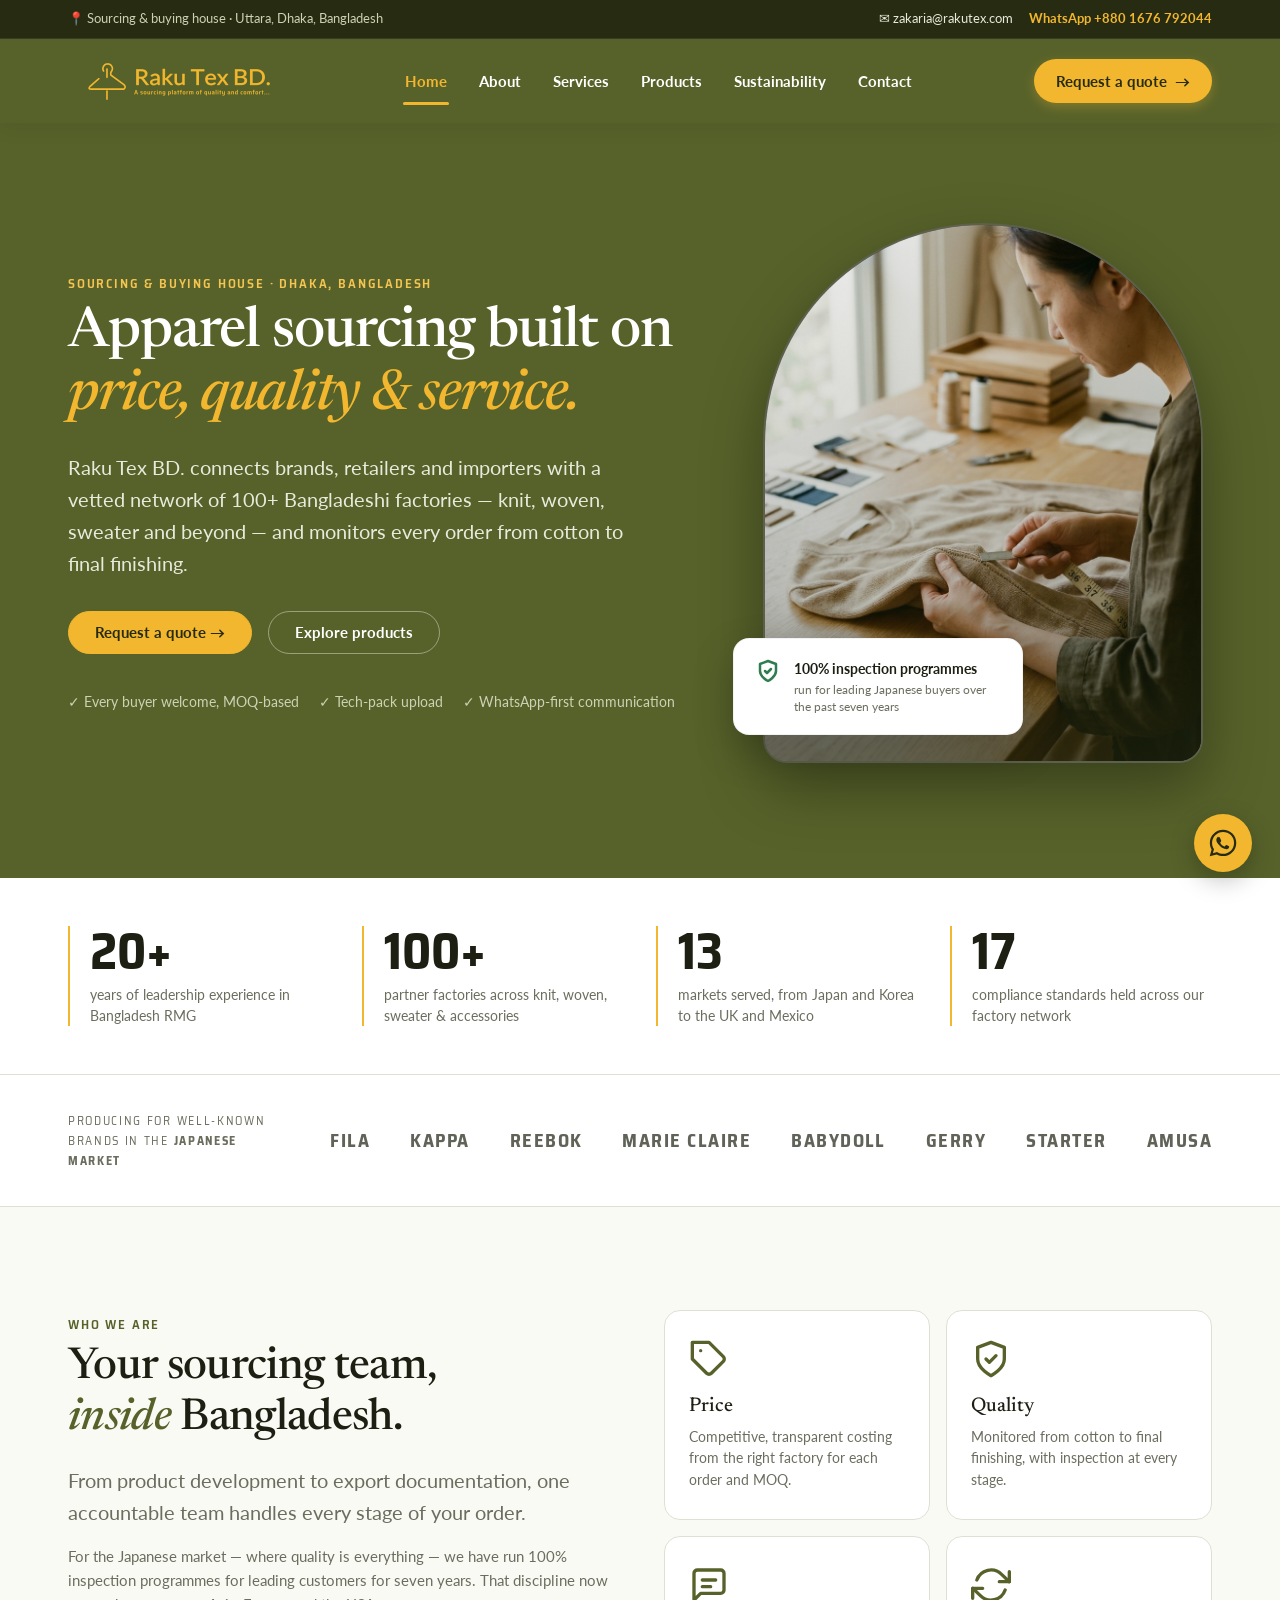
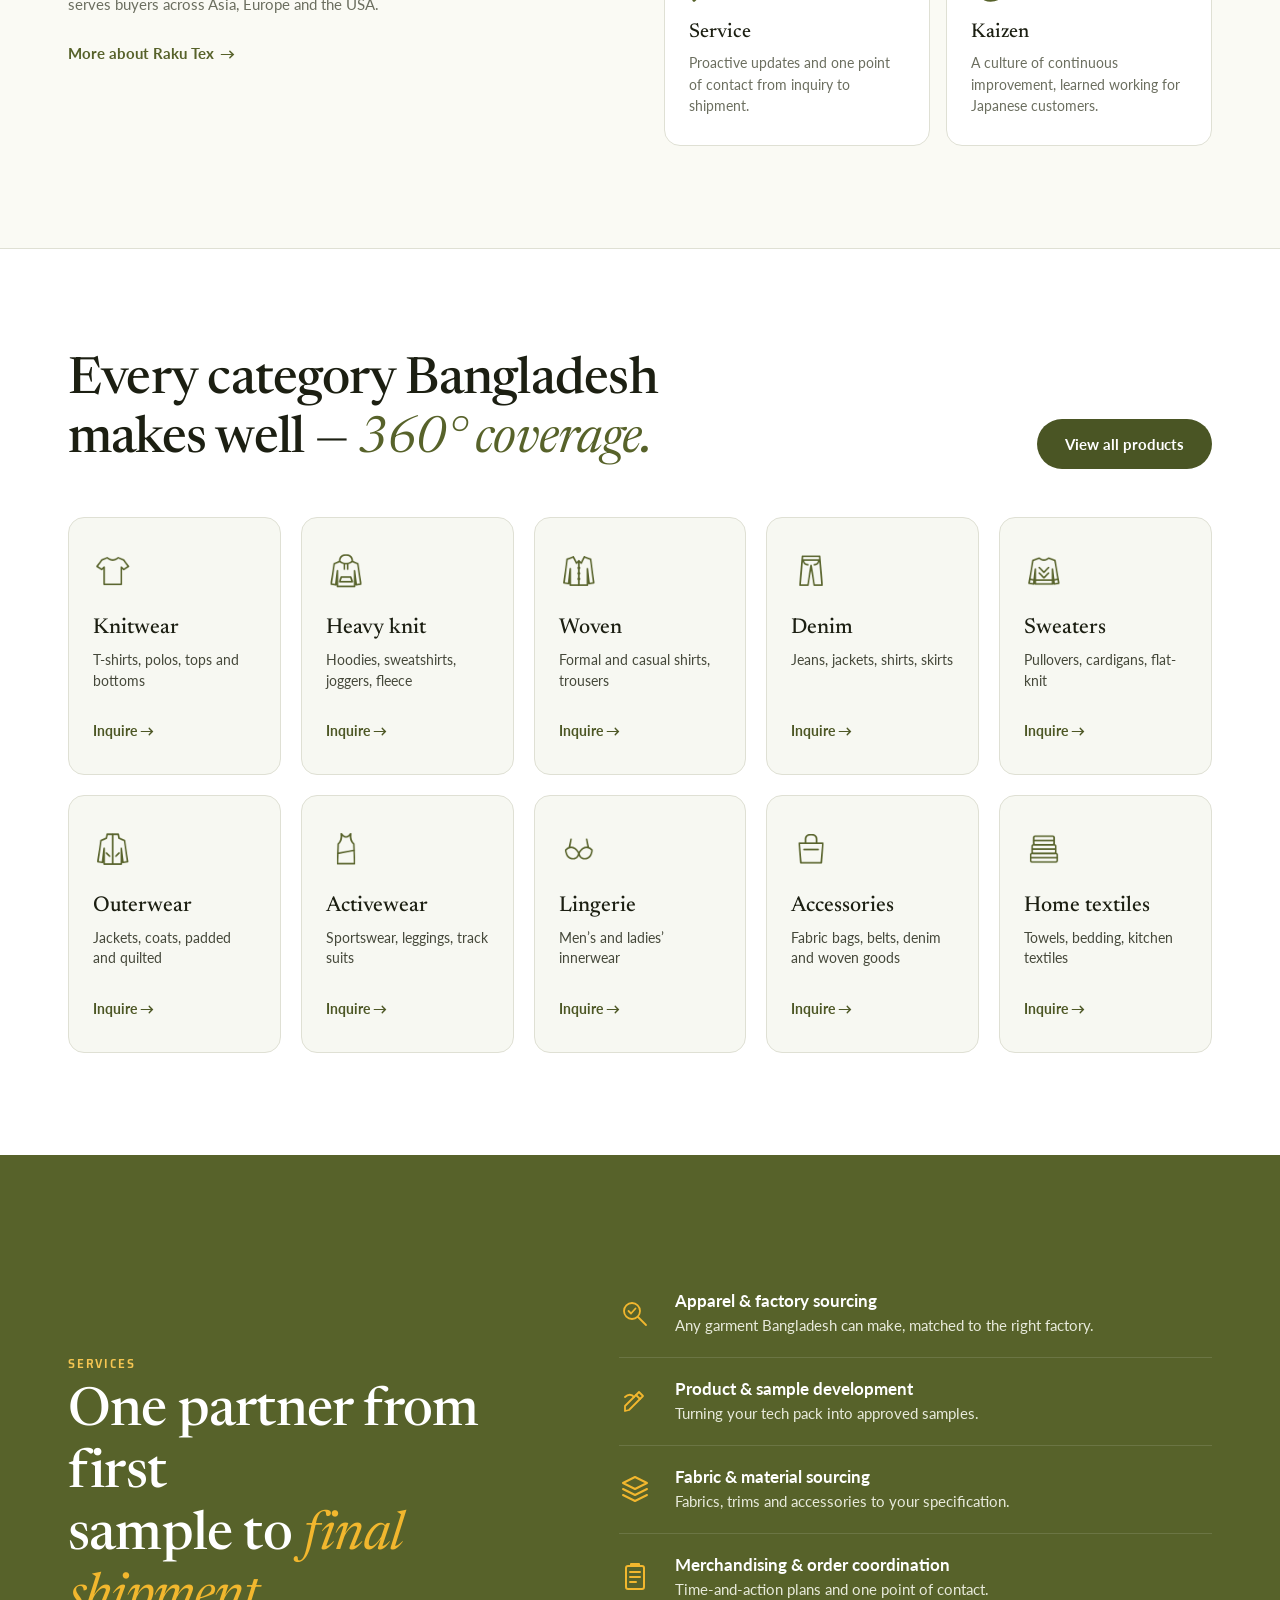
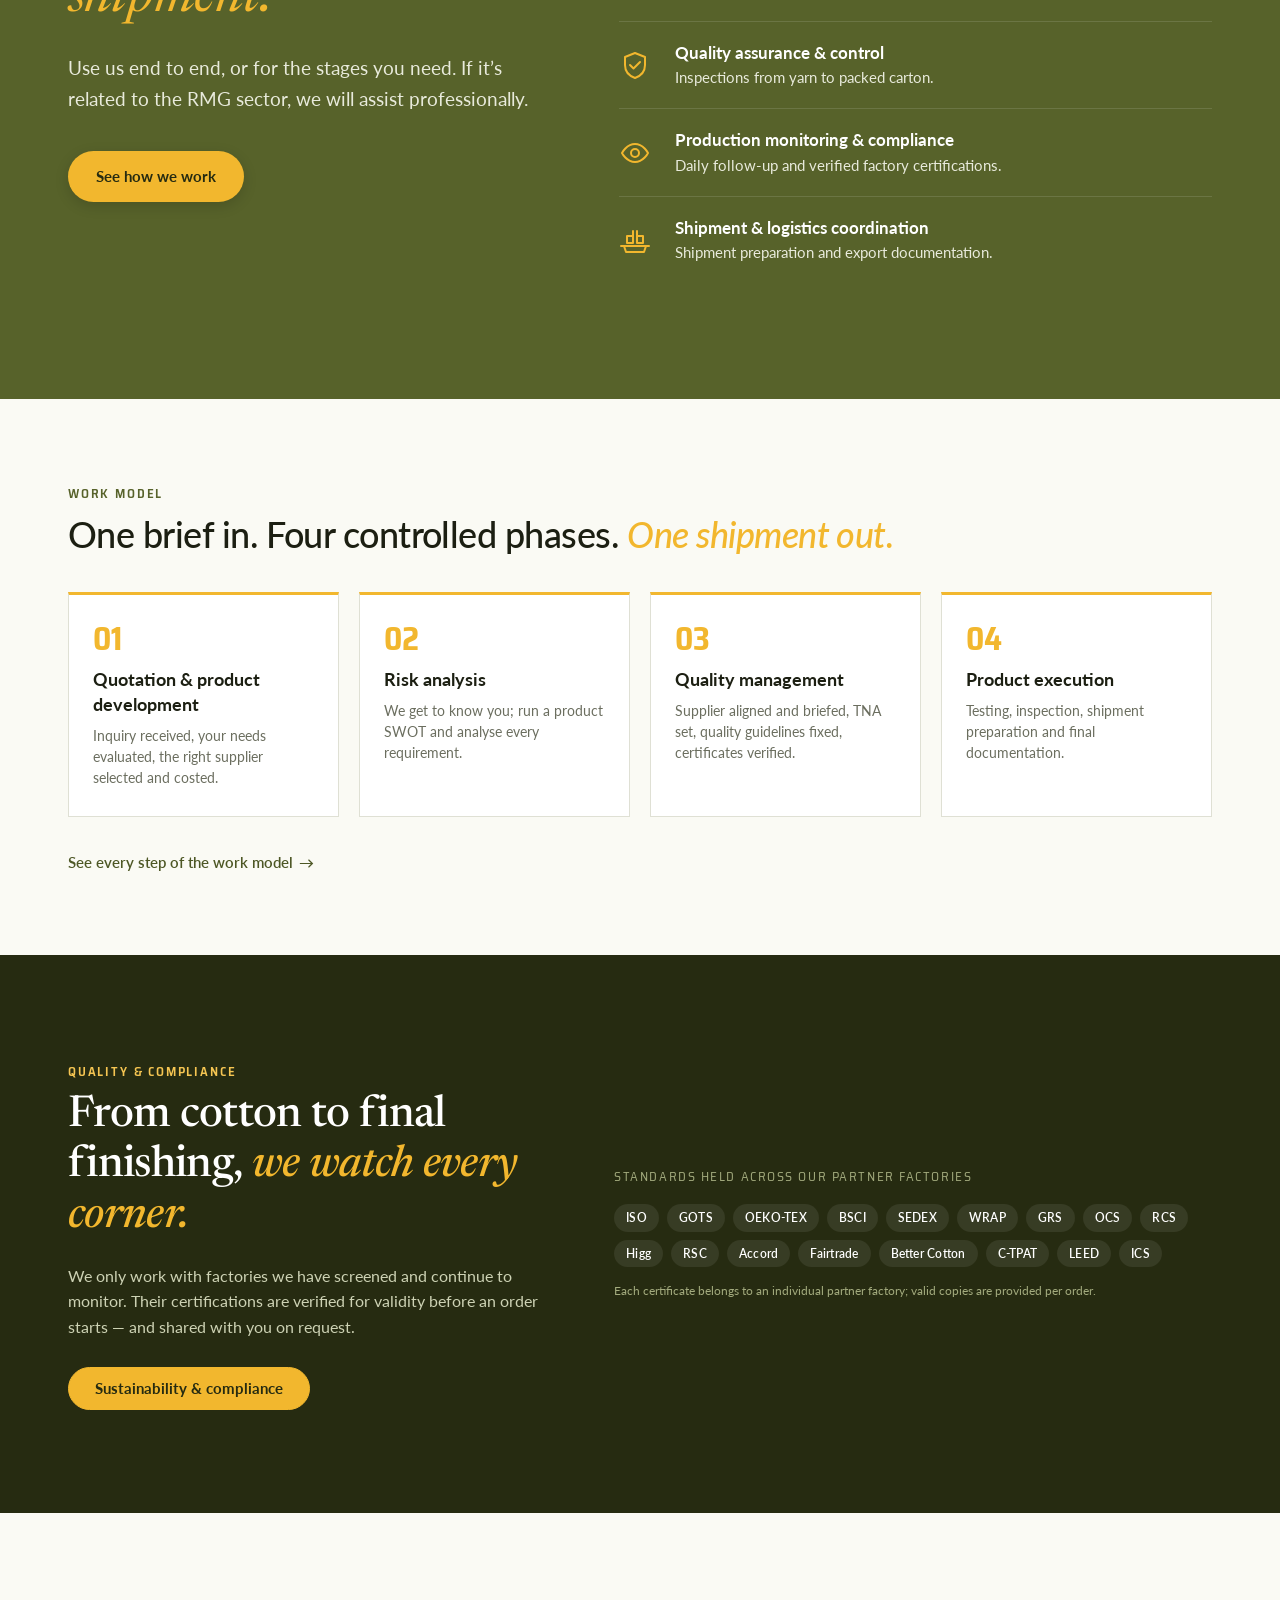
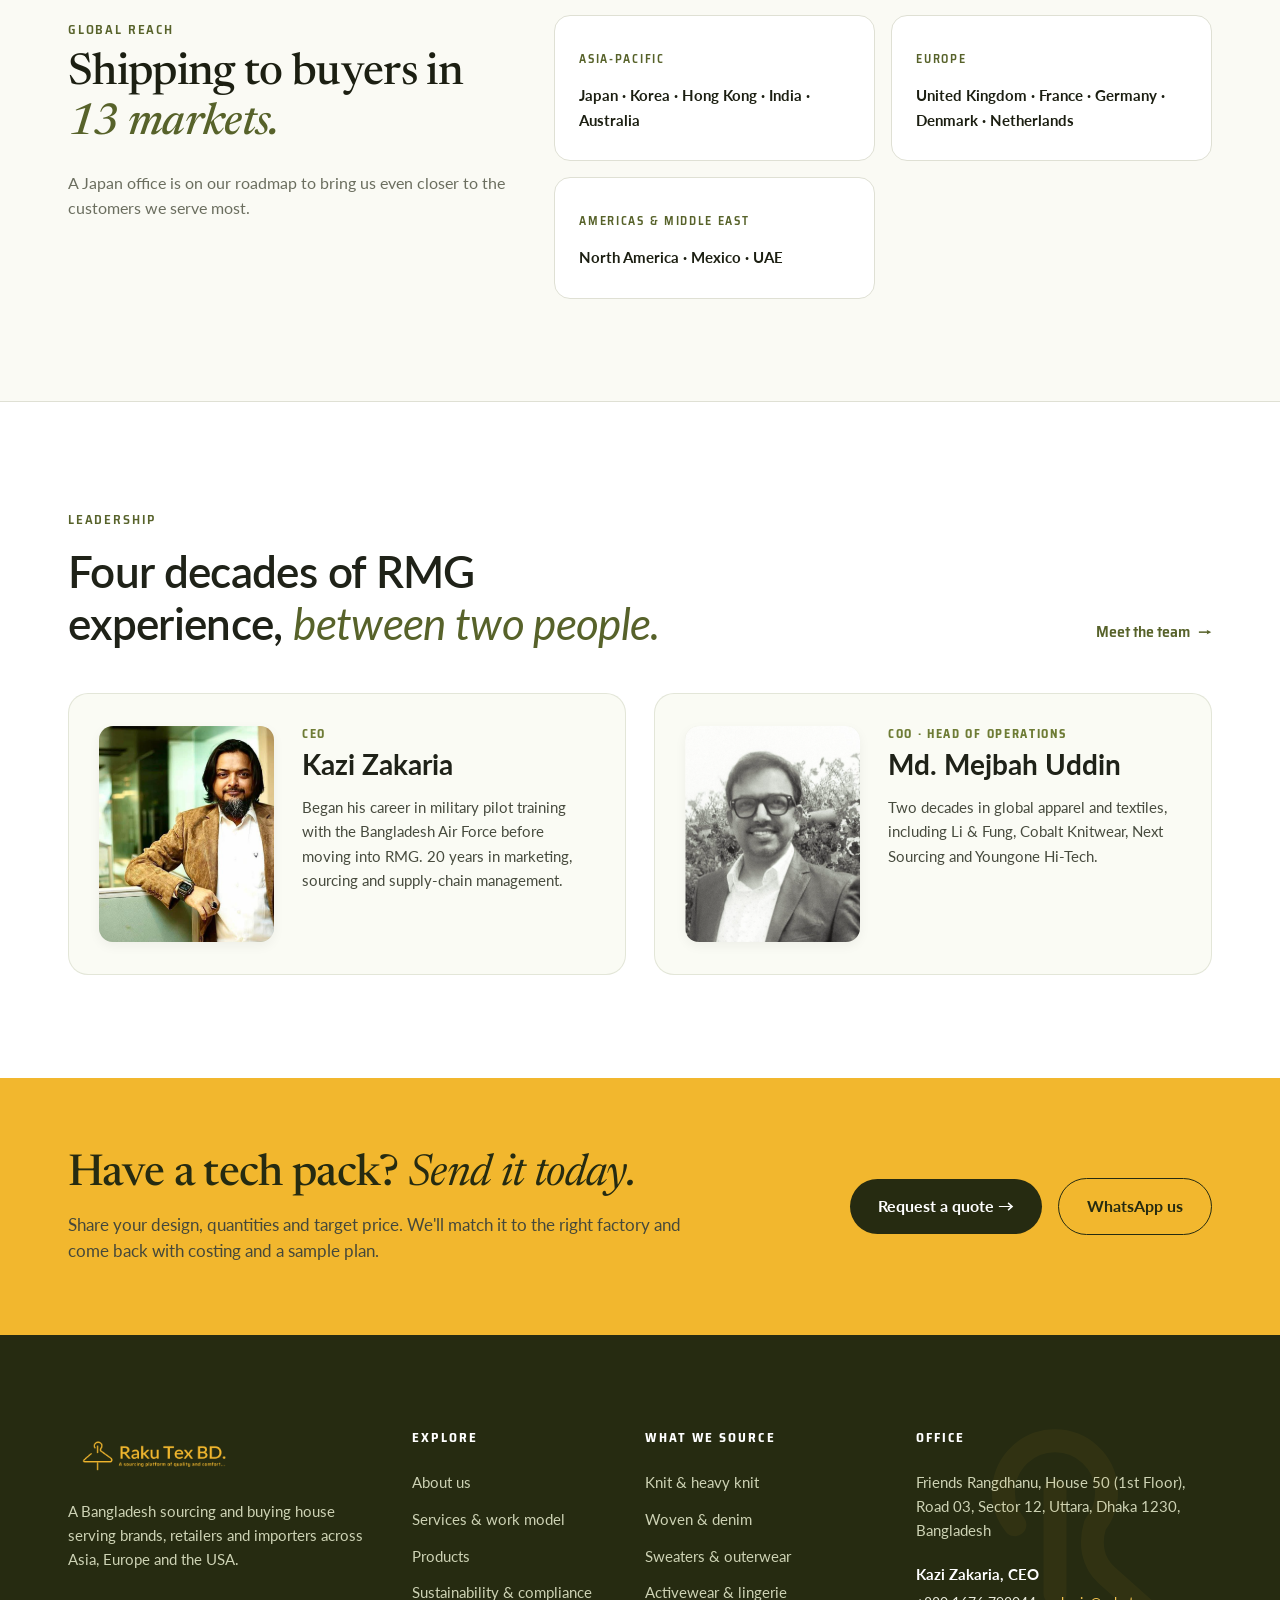
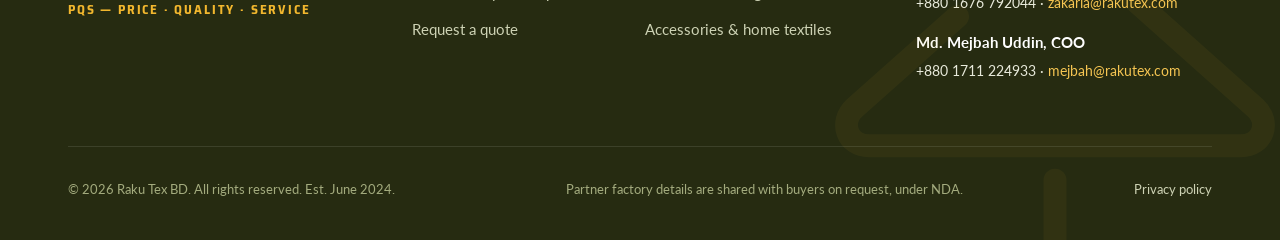
<file: index.html>
<!DOCTYPE html>
<html lang="en">
<head>
  <meta charset="UTF-8">
  <meta name="viewport" content="width=device-width, initial-scale=1.0">
  <title>Raku Tex BD. — Apparel Sourcing & Buying House | Dhaka, Bangladesh</title>
  <meta name="description" content="Raku Tex BD. connects international buyers with a vetted network of 100+ Bangladeshi factories across knitwear, woven, denim, sweater, outerwear and more.">
  
  <!-- Design Tokens, Base, Layout, Components, Pages CSS -->
  <link rel="stylesheet" href="assets/css/tokens.css">
  <link rel="stylesheet" href="assets/css/base.css">
  <link rel="stylesheet" href="assets/css/layout.css">
  <link rel="stylesheet" href="assets/css/components.css">
  <link rel="stylesheet" href="assets/css/pages.css">
</head>
<body>

  <!-- Top Utility Bar -->
  <aside class="top-bar" aria-label="Quick contact information">
    <div class="container">
      <div class="top-bar-left">
        <span>📍 Sourcing & buying house · Uttara, Dhaka, Bangladesh</span>
      </div>
      <div class="top-bar-right">
        <a href="mailto:zakaria@rakutex.com" class="top-bar-link">✉ zakaria@rakutex.com</a>
        <a href="https://wa.me/8801676792044" target="_blank" rel="noopener noreferrer" class="top-bar-link top-bar-whatsapp">
          WhatsApp +880 1676 792044
        </a>
      </div>
    </div>
  </aside>

  <!-- Main Site Header -->
  <header class="site-header">
    <div class="container">
      <a href="index.html" class="site-logo" aria-label="Raku Tex BD. Home">
        <img src="assets/images/Rakutex-logo.png" alt="Raku Tex BD. — A sourcing platform of quality and comfort..." class="site-logo-img">
      </a>

      <!-- Desktop Nav -->
      <nav class="main-nav" aria-label="Main Navigation">
        <a href="index.html" class="nav-link active">Home</a>
        <a href="about.html" class="nav-link">About</a>
        <a href="services.html" class="nav-link">Services</a>
        <a href="products.html" class="nav-link">Products</a>
        <a href="sustainability.html" class="nav-link">Sustainability</a>
        <a href="quote.html" class="nav-link">Contact</a>
      </nav>

      <!-- Header CTA -->
      <a href="quote.html" class="header-cta-btn">
        Request a quote <span>→</span>
      </a>

      <!-- Mobile Hamburger Toggle -->
      <button class="mobile-nav-toggle" aria-label="Open mobile menu">
        <span></span>
        <span></span>
        <span></span>
      </button>
    </div>
  </header>

  <!-- Mobile Drawer -->
  <div class="drawer-backdrop"></div>
  <aside class="mobile-drawer" aria-label="Mobile Navigation">
    <div class="drawer-header">
      <a href="index.html">
        <img src="assets/images/Rakutex-logo.png" alt="Raku Tex BD." class="drawer-logo-img">
      </a>
      <button class="drawer-close" aria-label="Close mobile menu">&times;</button>
    </div>
    <nav class="drawer-nav">
      <a href="index.html" class="active">Home</a>
      <a href="about.html">About</a>
      <a href="services.html">Services</a>
      <a href="products.html">Products</a>
      <a href="sustainability.html">Sustainability</a>
      <a href="quote.html">Contact & Request a quote</a>
    </nav>
    <div class="drawer-footer">
      <a href="quote.html" class="btn btn-gold" style="width: 100%;">Request a quote →</a>
      <a href="https://wa.me/8801676792044" target="_blank" rel="noopener noreferrer" class="btn btn-outline-white" style="width: 100%;">
        Chat on WhatsApp
      </a>
      <p style="font-size: 0.75rem; color: var(--rt-olive-200); text-align: center; margin-top: 12px;">
        Uttara, Dhaka, Bangladesh · zakaria@rakutex.com
      </p>
    </div>
  </aside>

  <main>
    <!-- HERO SECTION -->
    <section class="home-hero">
      <div class="container">
        <div class="hero-content">
          <span class="eyebrow eyebrow-gold">SOURCING & BUYING HOUSE · DHAKA, BANGLADESH</span>
          <h1 class="hero-title">
            Apparel sourcing built on <span class="accent-gold">price, quality & service.</span>
          </h1>
          <p class="hero-desc">
            Raku Tex BD. connects brands, retailers and importers with a vetted network of 100+ Bangladeshi factories — knit, woven, sweater and beyond — and monitors every order from cotton to final finishing.
          </p>
          <div class="hero-actions">
            <a href="quote.html" class="btn btn-gold">Request a quote →</a>
            <a href="products.html" class="btn btn-outline-white">Explore products</a>
          </div>
          <div class="hero-checkmarks">
            <span>✓ Every buyer welcome, MOQ-based</span>
            <span>✓ Tech-pack upload</span>
            <span>✓ WhatsApp-first communication</span>
          </div>
        </div>

        <div class="hero-visual">
          <div class="hero-arch">
            <!-- Authentic Quality Inspection Editorial Photo -->
            <img 
              src="assets/images/hero-quality-inspection.jpg" 
              alt="Raku Tex BD garment quality inspection and measurements in Dhaka" 
              class="hero-arch-img"
              loading="eager"
            >
            <div class="hero-arch-overlay"></div>
            
            <!-- Mobile slot capsule pill -->
            <div class="hero-arch-slot-pill">Image slot — inspection photo</div>

            <!-- Hanger icon mark badge -->
            <div class="hero-arch-hanger-badge" title="Raku Tex Quality Assurance">
              <svg viewBox="0 0 48 48" fill="none" stroke="currentColor" stroke-width="2">
                <path d="M24 16V12C24 9.5 25.5 7.5 28 7.5C30.5 7.5 32 9 32 11C32 13.5 29.5 15 26.5 15H24" />
                <path d="M24 16L6 32C5 33 5.5 34 7 34H41C42.5 34 43 33 42 32L24 16Z" />
                <path d="M24 34V39" />
              </svg>
            </div>
          </div>

          <!-- Floating Inspection Badge -->
          <div class="hero-inspection-badge">
            <div class="inspection-badge-icon">
              <svg viewBox="0 0 24 24" fill="none" stroke="currentColor" stroke-width="2.5" stroke-linecap="round" stroke-linejoin="round">
                <path d="M12 22s8-4 8-10V5l-8-3-8 3v7c0 6 8 10 8 10z" />
                <path d="M9 12l2 2 4-4" />
              </svg>
            </div>
            <div class="inspection-badge-text">
              <strong>100% inspection programmes</strong>
              <p>run for leading Japanese buyers over the past seven years</p>
            </div>
          </div>
        </div>
      </div>
    </section>

    <!-- STATS / METRICS BAR -->
    <section class="stats-bar" aria-label="Key company figures">
      <div class="container">
        <div class="stats-grid">
          <div class="stat-item">
            <div class="stat-number">20+</div>
            <p class="stat-label">years of leadership experience in Bangladesh RMG</p>
          </div>
          <div class="stat-item">
            <div class="stat-number">100+</div>
            <p class="stat-label">partner factories across knit, woven, sweater & accessories</p>
          </div>
          <div class="stat-item">
            <div class="stat-number">13</div>
            <p class="stat-label">markets served, from Japan and Korea to the UK and Mexico</p>
          </div>
          <div class="stat-item">
            <div class="stat-number">17</div>
            <p class="stat-label">compliance standards held across our factory network</p>
          </div>
        </div>
      </div>
    </section>

    <!-- JAPANESE BRAND STRIP -->
    <section class="brand-strip-section" aria-label="Brands produced for">
      <div class="container">
        <div class="brand-strip-wrap">
          <span class="brand-strip-caption">Producing for well-known brands in the <strong>Japanese market</strong></span>
          <div class="brand-names-list">
            <span class="brand-name-item">FILA</span>
            <span class="brand-name-item">KAPPA</span>
            <span class="brand-name-item">REEBOK</span>
            <span class="brand-name-item">MARIE CLAIRE</span>
            <span class="brand-name-item">BABYDOLL</span>
            <span class="brand-name-item">GERRY</span>
            <span class="brand-name-item">STARTER</span>
            <span class="brand-name-item">AMUSA</span>
          </div>
        </div>
      </div>
    </section>

    <!-- WHO WE ARE (PQS PILLARS) -->
    <section class="section-pad home-who-we-are" style="background-color: var(--rt-paper);">
      <div class="container">
        <div class="grid home-who-grid">
          <div>
            <span class="eyebrow eyebrow-olive">WHO WE ARE</span>
            <h2 style="margin-bottom: 20px;">
              Your sourcing team, <br><span class="accent-gold" style="color: var(--rt-olive-500); font-style: italic;">inside</span> Bangladesh.
            </h2>
            <p class="lead-text" style="margin-bottom: 16px;">
              From product development to export documentation, one accountable team handles every stage of your order.
            </p>
            <p class="secondary-text" style="font-size: 0.9375rem; color: var(--rt-text-muted); margin-bottom: 24px; line-height: 1.6;">
              For the Japanese market — where quality is everything — we have run 100% inspection programmes for leading customers for seven years. That discipline now serves buyers across Asia, Europe and the USA.
            </p>
            <a href="about.html" class="text-link">More about Raku Tex <span>→</span></a>
          </div>

          <div class="grid home-pillars-grid">
            <!-- Price -->
            <div class="pillar-card">
              <div class="pillar-card-icon">
                <svg viewBox="0 0 24 24" fill="none" stroke="currentColor" stroke-width="2" stroke-linecap="round" stroke-linejoin="round">
                  <path d="M20.59 13.41l-7.17 7.17a2 2 0 0 1-2.83 0L2 12V2h10l8.59 8.59a2 2 0 0 1 0 2.82z"/>
                  <line x1="7" y1="7" x2="7.01" y2="7"/>
                </svg>
              </div>
              <h3 class="pillar-card-title">Price</h3>
              <p class="pillar-card-desc">Competitive, transparent costing from the right factory for each order and MOQ.</p>
            </div>

            <!-- Quality -->
            <div class="pillar-card">
              <div class="pillar-card-icon">
                <svg viewBox="0 0 24 24" fill="none" stroke="currentColor" stroke-width="2" stroke-linecap="round" stroke-linejoin="round">
                  <path d="M12 22s8-4 8-10V5l-8-3-8 3v7c0 6 8 10 8 10z"/>
                  <path d="M9 12l2 2 4-4"/>
                </svg>
              </div>
              <h3 class="pillar-card-title">Quality</h3>
              <p class="pillar-card-desc">Monitored from cotton to final finishing, with inspection at every stage.</p>
            </div>

            <!-- Service -->
            <div class="pillar-card">
              <div class="pillar-card-icon">
                <svg viewBox="0 0 24 24" fill="none" stroke="currentColor" stroke-width="2" stroke-linecap="round" stroke-linejoin="round">
                  <path d="M21 15a2 2 0 0 1-2 2H7l-4 4V5a2 2 0 0 1 2-2h14a2 2 0 0 1 2 2z"/>
                  <path d="M8 9h8M8 13h5"/>
                </svg>
              </div>
              <h3 class="pillar-card-title">Service</h3>
              <p class="pillar-card-desc">Proactive updates and one point of contact from inquiry to shipment.</p>
            </div>

            <!-- Kaizen -->
            <div class="pillar-card">
              <div class="pillar-card-icon">
                <svg viewBox="0 0 24 24" fill="none" stroke="currentColor" stroke-width="2" stroke-linecap="round" stroke-linejoin="round">
                  <polyline points="23 4 23 10 17 10"/>
                  <polyline points="1 20 1 14 7 14"/>
                  <path d="M3.51 9a9 9 0 0 1 14.85-3.36L23 10M1 14l4.64 4.36A9 9 0 0 0 20.49 15"/>
                </svg>
              </div>
              <h3 class="pillar-card-title">Kaizen</h3>
              <p class="pillar-card-desc">A culture of continuous improvement, learned working for Japanese customers.</p>
            </div>
          </div>
        </div>
      </div>
    </section>

    <!-- WHAT WE SOURCE (CATEGORIES SECTION - RECREATED FROM selection.png) -->
    <section class="categories-showcase-section">
      <div class="container">
        <div class="categories-showcase-header">
          <h2 class="categories-showcase-title">
            Every category Bangladesh<br>
            makes well — <span class="accent-olive">360° coverage.</span>
          </h2>
          <a href="products.html" class="btn-view-all-products">View all products</a>
        </div>
        <span class="categories-mobile-swipe-label">Swipe to see all →</span>

        <div class="categories-5col-grid">
          <!-- 1. Knitwear -->
          <a href="category-knitwear.html" class="category-clean-card">
            <div class="category-clean-icon">
              <img src="assets/images/categories/knitwear.png" alt="Knitwear icon" class="category-icon-img" width="48" height="48" loading="lazy">
            </div>
            <h3 class="category-clean-title">Knitwear</h3>
            <p class="category-clean-desc">T-shirts, polos, tops and bottoms</p>
            <span class="category-clean-link">Inquire →</span>
          </a>

          <!-- 2. Heavy knit -->
          <a href="products.html" class="category-clean-card">
            <div class="category-clean-icon">
              <img src="assets/images/categories/heavy-knit.png" alt="Heavy knit icon" class="category-icon-img" width="48" height="48" loading="lazy">
            </div>
            <h3 class="category-clean-title">Heavy knit</h3>
            <p class="category-clean-desc">Hoodies, sweatshirts, joggers, fleece</p>
            <span class="category-clean-link">Inquire →</span>
          </a>

          <!-- 3. Woven -->
          <a href="products.html" class="category-clean-card">
            <div class="category-clean-icon">
              <img src="assets/images/categories/woven.png" alt="Woven icon" class="category-icon-img" width="48" height="48" loading="lazy">
            </div>
            <h3 class="category-clean-title">Woven</h3>
            <p class="category-clean-desc">Formal and casual shirts, trousers</p>
            <span class="category-clean-link">Inquire →</span>
          </a>

          <!-- 4. Denim -->
          <a href="products.html" class="category-clean-card">
            <div class="category-clean-icon">
              <img src="assets/images/categories/denim.png" alt="Denim icon" class="category-icon-img" width="48" height="48" loading="lazy">
            </div>
            <h3 class="category-clean-title">Denim</h3>
            <p class="category-clean-desc">Jeans, jackets, shirts, skirts</p>
            <span class="category-clean-link">Inquire →</span>
          </a>

          <!-- 5. Sweaters -->
          <a href="products.html" class="category-clean-card">
            <div class="category-clean-icon">
              <img src="assets/images/categories/sweaters.png" alt="Sweaters icon" class="category-icon-img" width="48" height="48" loading="lazy">
            </div>
            <h3 class="category-clean-title">Sweaters</h3>
            <p class="category-clean-desc">Pullovers, cardigans, flat-knit</p>
            <span class="category-clean-link">Inquire →</span>
          </a>

          <!-- 6. Outerwear -->
          <a href="products.html" class="category-clean-card">
            <div class="category-clean-icon">
              <img src="assets/images/categories/outerwear.png" alt="Outerwear icon" class="category-icon-img" width="48" height="48" loading="lazy">
            </div>
            <h3 class="category-clean-title">Outerwear</h3>
            <p class="category-clean-desc">Jackets, coats, padded and quilted</p>
            <span class="category-clean-link">Inquire →</span>
          </a>

          <!-- 7. Activewear -->
          <a href="products.html" class="category-clean-card">
            <div class="category-clean-icon">
              <img src="assets/images/categories/activewear.png" alt="Activewear icon" class="category-icon-img" width="48" height="48" loading="lazy">
            </div>
            <h3 class="category-clean-title">Activewear</h3>
            <p class="category-clean-desc">Sportswear, leggings, track suits</p>
            <span class="category-clean-link">Inquire →</span>
          </a>

          <!-- 8. Lingerie -->
          <a href="products.html" class="category-clean-card">
            <div class="category-clean-icon">
              <img src="assets/images/categories/lingerie.png" alt="Lingerie icon" class="category-icon-img" width="48" height="48" loading="lazy">
            </div>
            <h3 class="category-clean-title">Lingerie</h3>
            <p class="category-clean-desc">Men’s and ladies’ innerwear</p>
            <span class="category-clean-link">Inquire →</span>
          </a>

          <!-- 9. Accessories -->
          <a href="products.html" class="category-clean-card">
            <div class="category-clean-icon">
              <img src="assets/images/categories/accessories.png" alt="Accessories icon" class="category-icon-img" width="48" height="48" loading="lazy">
            </div>
            <h3 class="category-clean-title">Accessories</h3>
            <p class="category-clean-desc">Fabric bags, belts, denim and woven goods</p>
            <span class="category-clean-link">Inquire →</span>
          </a>

          <!-- 10. Home textiles -->
          <a href="products.html" class="category-clean-card">
            <div class="category-clean-icon">
              <img src="assets/images/categories/home-textiles.png" alt="Home textiles icon" class="category-icon-img" width="48" height="48" loading="lazy">
            </div>
            <h3 class="category-clean-title">Home textiles</h3>
            <p class="category-clean-desc">Towels, bedding, kitchen textiles</p>
            <span class="category-clean-link">Inquire →</span>
          </a>
        </div>

        <div class="categories-mobile-scrollbar">
          <div class="categories-mobile-scroll-thumb"></div>
        </div>
        <a href="products.html" class="categories-mobile-view-all-btn">View all products</a>
      </div>
    </section>

    <!-- SERVICES (RECREATED FROM work.png) -->
    <section class="services-work-section">
      <div class="container">
        <div class="services-work-grid">
          <!-- Left Column -->
          <div class="services-work-left">
            <span class="eyebrow eyebrow-gold">SERVICES</span>
            <h2 class="services-work-title">
              One partner from first<br>
              sample to <em>final shipment.</em>
            </h2>
            <p class="services-work-desc">
              Use us end to end, or for the stages you need. If it’s related to the RMG sector, we will assist professionally.
            </p>
            <a href="services.html" class="btn-services-work">See how we work</a>
          </div>

          <!-- Right Column: 7 Seamless List Rows -->
          <div class="services-seamless-list">
            <!-- 1. Apparel & factory sourcing -->
            <div class="service-seamless-item">
              <div class="service-seamless-icon">
                <svg viewBox="0 0 32 32"><use href="assets/icons/icons.svg#icon-svc-sourcing"></use></svg>
              </div>
              <div class="service-seamless-info">
                <h3 class="service-seamless-title">Apparel & factory sourcing</h3>
                <p class="service-seamless-desc">Any garment Bangladesh can make, matched to the right factory.</p>
              </div>
            </div>

            <!-- 2. Product & sample development -->
            <div class="service-seamless-item">
              <div class="service-seamless-icon">
                <svg viewBox="0 0 32 32"><use href="assets/icons/icons.svg#icon-svc-sample"></use></svg>
              </div>
              <div class="service-seamless-info">
                <h3 class="service-seamless-title">Product & sample development</h3>
                <p class="service-seamless-desc">Turning your tech pack into approved samples.</p>
              </div>
            </div>

            <!-- 3. Fabric & material sourcing -->
            <div class="service-seamless-item">
              <div class="service-seamless-icon">
                <svg viewBox="0 0 32 32"><use href="assets/icons/icons.svg#icon-svc-fabric"></use></svg>
              </div>
              <div class="service-seamless-info">
                <h3 class="service-seamless-title">Fabric & material sourcing</h3>
                <p class="service-seamless-desc">Fabrics, trims and accessories to your specification.</p>
              </div>
            </div>

            <!-- 4. Merchandising & order coordination -->
            <div class="service-seamless-item">
              <div class="service-seamless-icon">
                <svg viewBox="0 0 32 32"><use href="assets/icons/icons.svg#icon-svc-merchandising"></use></svg>
              </div>
              <div class="service-seamless-info">
                <h3 class="service-seamless-title">Merchandising & order coordination</h3>
                <p class="service-seamless-desc">Time-and-action plans and one point of contact.</p>
              </div>
            </div>

            <!-- 5. Quality assurance & control -->
            <div class="service-seamless-item">
              <div class="service-seamless-icon">
                <svg viewBox="0 0 32 32"><use href="assets/icons/icons.svg#icon-svc-qa"></use></svg>
              </div>
              <div class="service-seamless-info">
                <h3 class="service-seamless-title">Quality assurance & control</h3>
                <p class="service-seamless-desc">Inspections from yarn to packed carton.</p>
              </div>
            </div>

            <!-- 6. Production monitoring & compliance -->
            <div class="service-seamless-item">
              <div class="service-seamless-icon">
                <svg viewBox="0 0 32 32"><use href="assets/icons/icons.svg#icon-svc-compliance"></use></svg>
              </div>
              <div class="service-seamless-info">
                <h3 class="service-seamless-title">Production monitoring & compliance</h3>
                <p class="service-seamless-desc">Daily follow-up and verified factory certifications.</p>
              </div>
            </div>

            <!-- 7. Shipment & logistics coordination -->
            <div class="service-seamless-item">
              <div class="service-seamless-icon">
                <svg viewBox="0 0 32 32"><use href="assets/icons/icons.svg#icon-svc-logistics"></use></svg>
              </div>
              <div class="service-seamless-info">
                <h3 class="service-seamless-title">Shipment & logistics coordination</h3>
                <p class="service-seamless-desc">Shipment preparation and export documentation.</p>
              </div>
            </div>
          </div>

          <a href="services.html" class="services-mobile-cta-btn">See how we work</a>
        </div>
      </div>
    </section>

    <!-- WORK MODEL 4-PHASE OVERVIEW -->
    <section class="section-pad home-work-model-section">
      <div class="container">
        <span class="eyebrow eyebrow-olive">WORK MODEL</span>
        <h2 class="home-work-model-title">
          <span class="work-model-title-desktop">One brief in. Four controlled phases. <span class="accent-gold">One shipment out.</span></span>
          <span class="work-model-title-mobile">Four controlled phases.</span>
        </h2>

        <div class="work-phases-stepper">
          <!-- Phase 01 -->
          <div class="work-phase-item">
            <div class="work-phase-num">01</div>
            <div class="work-phase-content">
              <h3 class="work-phase-title">Quotation & product development</h3>
              <p class="work-phase-desc">
                <span class="desc-desktop">Inquiry received, your needs evaluated, the right supplier selected and costed.</span>
                <span class="desc-mobile">Inquiry evaluated, supplier selected and costed.</span>
              </p>
            </div>
          </div>

          <!-- Phase 02 -->
          <div class="work-phase-item">
            <div class="work-phase-num">02</div>
            <div class="work-phase-content">
              <h3 class="work-phase-title">Risk analysis</h3>
              <p class="work-phase-desc">
                <span class="desc-desktop">We get to know you; run a product SWOT and analyse every requirement.</span>
                <span class="desc-mobile">Customer, product SWOT and requirements analysed.</span>
              </p>
            </div>
          </div>

          <!-- Phase 03 -->
          <div class="work-phase-item">
            <div class="work-phase-num">03</div>
            <div class="work-phase-content">
              <h3 class="work-phase-title">Quality management</h3>
              <p class="work-phase-desc">
                <span class="desc-desktop">Supplier aligned and briefed, TNA set, quality guidelines fixed, certificates verified.</span>
                <span class="desc-mobile">Supplier aligned, TNA set, certificates verified.</span>
              </p>
            </div>
          </div>

          <!-- Phase 04 -->
          <div class="work-phase-item work-phase-item-final">
            <div class="work-phase-num work-phase-num-final">04</div>
            <div class="work-phase-content">
              <h3 class="work-phase-title">Product execution</h3>
              <p class="work-phase-desc">
                <span class="desc-desktop">Testing, inspection, shipment preparation and final documentation.</span>
                <span class="desc-mobile">Testing, inspection, shipment and documents.</span>
              </p>
            </div>
          </div>
        </div>

        <a href="services.html" class="text-link home-work-model-more-link">See every step of the work model <span>→</span></a>
      </div>
    </section>

    <!-- QUALITY & COMPLIANCE BANNER -->
    <section class="section-pad home-quality-section" style="background-color: var(--rt-surface-deep); color: var(--rt-white);">
      <div class="container">
        <div class="grid home-quality-grid" style="grid-template-columns: 1fr 1.2fr; gap: 48px; align-items: center;">
          <div>
            <span class="eyebrow eyebrow-gold">QUALITY & COMPLIANCE</span>
            <h2 class="home-quality-title" style="color: var(--rt-white); margin-bottom: 20px;">
              <span class="home-quality-title-desktop">From cotton to final finishing, <span class="accent-gold">we watch every corner.</span></span>
              <span class="home-quality-title-mobile">Cotton to final finishing,<br><span class="accent-gold">every corner.</span></span>
            </h2>
            <p class="home-quality-desc" style="font-size: 1rem; color: var(--rt-olive-200); line-height: 1.6; margin-bottom: 28px;">
              We only work with factories we have screened and continue to monitor. Their certifications are verified for validity before an order starts — and shared with you on request.
            </p>
            <a href="sustainability.html" class="btn btn-gold home-quality-desktop-btn">Sustainability & compliance</a>
          </div>

          <div>
            <span class="home-quality-sublabel" style="font-family: var(--rt-font-label); font-size: 0.8125rem; letter-spacing: 0.12em; text-transform: uppercase; color: var(--rt-olive-300); display: block; margin-bottom: 16px;">
              Standards held across our partner factories
            </span>
            <div class="chips-group">
              <span class="badge-tag badge-pill">ISO</span>
              <span class="badge-tag badge-pill">GOTS</span>
              <span class="badge-tag badge-pill">OEKO-TEX</span>
              <span class="badge-tag badge-pill">BSCI</span>
              <span class="badge-tag badge-pill">SEDEX</span>
              <span class="badge-tag badge-pill">WRAP</span>
              <span class="badge-tag badge-pill">GRS</span>
              <span class="badge-tag badge-pill">OCS</span>
              <span class="badge-tag badge-pill">RCS</span>
              <span class="badge-tag badge-pill">Higg</span>
              <span class="badge-tag badge-pill">RSC</span>
              <span class="badge-tag badge-pill">Accord</span>
              <span class="badge-tag badge-pill">Fairtrade</span>
              <span class="badge-tag badge-pill">Better Cotton</span>
              <span class="badge-tag badge-pill">C-TPAT</span>
              <span class="badge-tag badge-pill">LEED</span>
              <span class="badge-tag badge-pill">ICS</span>
            </div>
            <a href="sustainability.html" class="home-quality-link">Sustainability & compliance →</a>
            <p class="home-quality-footnote" style="font-size: 0.75rem; color: var(--rt-olive-300); margin-top: 14px;">
              Each certificate belongs to an individual partner factory; valid copies are provided per order.
            </p>
          </div>
        </div>
      </div>
    </section>

    <!-- GLOBAL REACH (13 MARKETS) -->
    <section class="section-pad" style="background-color: var(--rt-paper);">
      <div class="container">
        <div class="grid" style="grid-template-columns: 1fr 1.5fr; gap: 48px; align-items: start;">
          <div>
            <span class="eyebrow eyebrow-olive">GLOBAL REACH</span>
            <h2 style="margin-bottom: 20px;">Shipping to buyers in <span class="accent-gold" style="color: var(--rt-olive-500);">13 markets.</span></h2>
            <p style="font-size: 1rem; color: var(--rt-text-muted); line-height: 1.6;">
              A Japan office is on our roadmap to bring us even closer to the customers we serve most.
            </p>
          </div>

          <div class="grid" style="grid-template-columns: repeat(auto-fit, minmax(220px, 1fr)); gap: 16px;">
            <div class="pillar-card">
              <span class="eyebrow eyebrow-olive" style="font-size: 0.75rem;">ASIA-PACIFIC</span>
              <p style="font-weight: 700; font-size: 0.9375rem; margin-top: 6px;">Japan · Korea · Hong Kong · India · Australia</p>
            </div>
            <div class="pillar-card">
              <span class="eyebrow eyebrow-olive" style="font-size: 0.75rem;">EUROPE</span>
              <p style="font-weight: 700; font-size: 0.9375rem; margin-top: 6px;">United Kingdom · France · Germany · Denmark · Netherlands</p>
            </div>
            <div class="pillar-card">
              <span class="eyebrow eyebrow-olive" style="font-size: 0.75rem;">AMERICAS & MIDDLE EAST</span>
              <p style="font-weight: 700; font-size: 0.9375rem; margin-top: 6px;">North America · Mexico · UAE</p>
            </div>
          </div>
        </div>
      </div>
    </section>

    <!-- LEADERSHIP TEASER -->
    <section class="section-pad home-leadership-section" style="background-color: var(--rt-white); border-top: 1px solid var(--rt-line);">
      <div class="container">
        <div class="leadership-teaser-header">
          <div>
            <span class="eyebrow eyebrow-olive">LEADERSHIP</span>
            <h2 class="leadership-teaser-title">
              Four decades of RMG<br>
              experience, <em>between two people.</em>
            </h2>
          </div>
          <a href="about.html#leadership" class="leadership-meet-link">
            Meet the team <span aria-hidden="true">→</span>
          </a>
        </div>

        <div class="grid leadership-cards-grid" style="grid-template-columns: repeat(auto-fit, minmax(360px, 1fr)); gap: 28px;">
          <!-- CEO Card -->
          <div class="leader-card">
            <div class="leader-photo-wrap">
              <img src="assets/images/kazi-zakaria.png" alt="Kazi Zakaria, CEO" class="leader-photo" width="347" height="435" loading="lazy">
            </div>
            <div class="leader-info">
              <span class="leader-role-eyebrow">CEO</span>
              <h3 class="leader-name">Kazi Zakaria</h3>
              <p class="leader-bio">
                Began his career in military pilot training with the Bangladesh Air Force before moving into RMG. 20 years in marketing, sourcing and supply-chain management.
              </p>
            </div>
          </div>

          <!-- COO Card -->
          <div class="leader-card">
            <div class="leader-photo-wrap">
              <img src="assets/images/mejbah-uddin.png" alt="Md. Mejbah Uddin, COO · Head of Operations" class="leader-photo" width="348" height="429" loading="lazy">
            </div>
            <div class="leader-info">
              <span class="leader-role-eyebrow">COO · HEAD OF OPERATIONS</span>
              <h3 class="leader-name">Md. Mejbah Uddin</h3>
              <p class="leader-bio">
                Two decades in global apparel and textiles, including Li & Fung, Cobalt Knitwear, Next Sourcing and Youngone Hi-Tech.
              </p>
            </div>
          </div>
        </div>
      </div>
    </section>

    <!-- GLOBAL CTA BAND -->
    <section class="cta-band">
      <div class="container">
        <div class="cta-band-content">
          <h2 class="cta-band-title">Have a tech pack? <em>Send it today.</em></h2>
          <p class="cta-band-text">
            Share your design, quantities and target price. We'll match it to the right factory and come back with costing and a sample plan.
          </p>
        </div>
        <div class="cta-band-actions">
          <a href="quote.html" class="cta-btn-dark">Request a quote →</a>
          <a href="https://wa.me/8801676792044" target="_blank" rel="noopener noreferrer" class="cta-btn-outline">
            WhatsApp us
          </a>
        </div>
      </div>
    </section>
  </main>

  <!-- SITE FOOTER -->
  <footer class="site-footer">
    <!-- Watermark Hanger SVG -->
    <svg class="footer-watermark" viewBox="0 0 48 48" fill="none" stroke="currentColor" stroke-width="2" stroke-linecap="round" stroke-linejoin="round" aria-hidden="true">
      <path d="M20.5 13.5A4.5 4.5 0 1 1 27.5 13.5C27 15.2 27.3 16.8 28.5 17.9L41.5 29.5C42.8 30.7 42.2 32.8 40.2 32.8H7.8C5.8 32.8 5.2 30.7 6.5 29.5L15.5 21.5" />
      <path d="M24 10.5V19.5" />
      <path d="M24 35.8V43" />
    </svg>

    <!-- Desktop Footer Wrap -->
    <div class="container footer-desktop-wrap">
      <div class="footer-grid">
        <!-- Col 1: Brand & PQS -->
        <div>
          <a href="index.html" class="site-logo" aria-label="Raku Tex BD. Home">
            <img src="assets/images/footer-logo.png" alt="Raku Tex BD." class="footer-logo-img">
          </a>
          <p class="footer-brand-p">
            A Bangladesh sourcing and buying house serving brands, retailers and importers across Asia, Europe and the USA.
          </p>
          <span class="footer-pqs-pill">PQS — PRICE · QUALITY · SERVICE</span>
        </div>

        <!-- Col 2: Explore -->
        <div>
          <h4 class="footer-col-title">EXPLORE</h4>
          <div class="footer-links">
            <a href="about.html">About us</a>
            <a href="services.html">Services & work model</a>
            <a href="products.html">Products</a>
            <a href="sustainability.html">Sustainability & compliance</a>
            <a href="quote.html">Request a quote</a>
          </div>
        </div>

        <!-- Col 3: What We Source -->
        <div>
          <h4 class="footer-col-title">WHAT WE SOURCE</h4>
          <div class="footer-links">
            <a href="category-knitwear.html">Knit & heavy knit</a>
            <a href="products.html">Woven & denim</a>
            <a href="products.html">Sweaters & outerwear</a>
            <a href="products.html">Activewear & lingerie</a>
            <a href="products.html">Accessories & home textiles</a>
          </div>
        </div>

        <!-- Col 4: Office -->
        <div>
          <h4 class="footer-col-title">OFFICE</h4>
          <p class="footer-office-address">
            Friends Rangdhanu, House 50 (1st Floor),<br>
            Road 03, Sector 12, Uttara, Dhaka 1230,<br>
            Bangladesh
          </p>
          <div class="footer-contact-person">
            <span class="footer-contact-name">Kazi Zakaria, CEO</span>
            <div class="footer-contact-info">
              +880 1676 792044 · <a href="mailto:zakaria@rakutex.com">zakaria@rakutex.com</a>
            </div>
          </div>
          <div class="footer-contact-person">
            <span class="footer-contact-name">Md. Mejbah Uddin, COO</span>
            <div class="footer-contact-info">
              +880 1711 224933 · <a href="mailto:mejbah@rakutex.com">mejbah@rakutex.com</a>
            </div>
          </div>
        </div>
      </div>

      <!-- Sub footer -->
      <div class="footer-bottom">
        <div>© 2026 Raku Tex BD. All rights reserved. Est. June 2024.</div>
        <div>Partner factory details are shared with buyers on request, under NDA.</div>
        <div><a href="privacy-policy.html">Privacy policy</a></div>
      </div>
    </div>

    <!-- Mobile Footer Wrap (matching Design/mobile-footer.png) -->
    <div class="container footer-mobile-wrap">
      <a href="index.html" class="footer-mobile-logo" aria-label="Raku Tex BD. Home">
        <img src="assets/images/footer-logo.png" alt="Raku Tex BD." class="footer-logo-img">
      </a>

      <p class="footer-mobile-address">
        Friends Rangdhanu, House 50 (1st Floor), Road 03, Sector 12, Uttara, Dhaka 1230
      </p>

      <div class="footer-mobile-emails">
        <a href="mailto:zakaria@rakutex.com" class="footer-mobile-email">zakaria@rakutex.com</a>
        <a href="mailto:mejbah@rakutex.com" class="footer-mobile-email">mejbah@rakutex.com</a>
      </div>

      <div class="footer-mobile-nav">
        <div class="footer-mobile-nav-col">
          <a href="about.html">About</a>
          <a href="products.html">Products</a>
        </div>
        <div class="footer-mobile-nav-col">
          <a href="services.html">Services</a>
          <a href="sustainability.html">Sustainability</a>
        </div>
      </div>

      <div class="footer-mobile-bottom">
        © 2026 Raku Tex BD. All rights reserved.
      </div>
    </div>
  </footer>

  <!-- Floating WhatsApp Action -->
  <a href="https://wa.me/8801676792044" target="_blank" rel="noopener noreferrer" class="floating-whatsapp" aria-label="Chat with CEO on WhatsApp">
    <svg viewBox="0 0 24 24" width="30" height="30" fill="currentColor" aria-hidden="true">
      <path fill-rule="evenodd" clip-rule="evenodd" d="M12.04 2C6.58 2 2.13 6.45 2.13 11.91C2.13 13.66 2.59 15.36 3.45 16.86L2.05 22L7.3 20.62C8.75 21.41 10.38 21.83 12.04 21.83C17.5 21.83 21.95 17.38 21.95 11.92C21.95 9.27 20.92 6.78 19.05 4.91C17.18 3.03 14.69 2 12.04 2ZM12.05 3.67C14.25 3.67 16.33 4.53 17.87 6.08C19.42 7.62 20.28 9.7 20.28 11.92C20.28 16.46 16.59 20.15 12.04 20.15C10.56 20.15 9.11 19.76 7.85 19L7.55 18.83L4.43 19.65L5.26 16.57L5.06 16.25C4.24 14.93 3.81 13.43 3.81 11.91C3.81 7.37 7.5 3.67 12.05 3.67M8.53 7.33C8.37 7.33 8.1 7.39 7.87 7.64C7.65 7.89 7 8.5 7 9.71C7 10.93 7.89 12.1 8.01 12.26C8.13 12.43 9.72 14.93 12.18 16.01C14.11 16.86 14.5 16.69 14.92 16.65C15.34 16.61 16.27 16.1 16.46 15.56C16.65 15.03 16.65 14.58 16.59 14.5C16.53 14.41 16.39 14.36 16.17 14.25C15.95 14.14 14.86 13.6 14.65 13.52C14.44 13.44 14.29 13.4 14.14 13.62C13.99 13.84 13.57 14.33 13.44 14.49C13.31 14.65 13.18 14.67 12.96 14.56C12.74 14.45 12.03 14.21 11.2 13.46C10.54 12.87 10.09 12.14 9.96 11.92C9.83 11.7 9.95 11.58 10.06 11.47C10.16 11.37 10.29 11.2 10.42 11.03C10.55 10.87 10.59 10.75 10.68 10.57C10.76 10.4 10.72 10.25 10.65 10.14C10.58 10.03 10.04 8.7 9.81 8.16C9.59 7.63 9.37 7.7 9.21 7.7C9.07 7.7 8.93 7.7 8.79 7.7C8.65 7.7 8.42 7.75 8.53 7.33Z"/>
    </svg>
  </a>

  <!-- Fixed Mobile Bottom Action Bar -->
  <div class="mobile-sticky-bar">
    <a href="https://wa.me/8801676792044" target="_blank" rel="noopener noreferrer" class="mobile-bar-btn mobile-bar-btn-whatsapp">
      WhatsApp
    </a>
    <a href="quote.html" class="mobile-bar-btn mobile-bar-btn-quote">
      Request a quote →
    </a>
  </div>

  <!-- JavaScript Modules -->
  <script src="assets/js/main.js"></script>
</body>
</html>
</file>
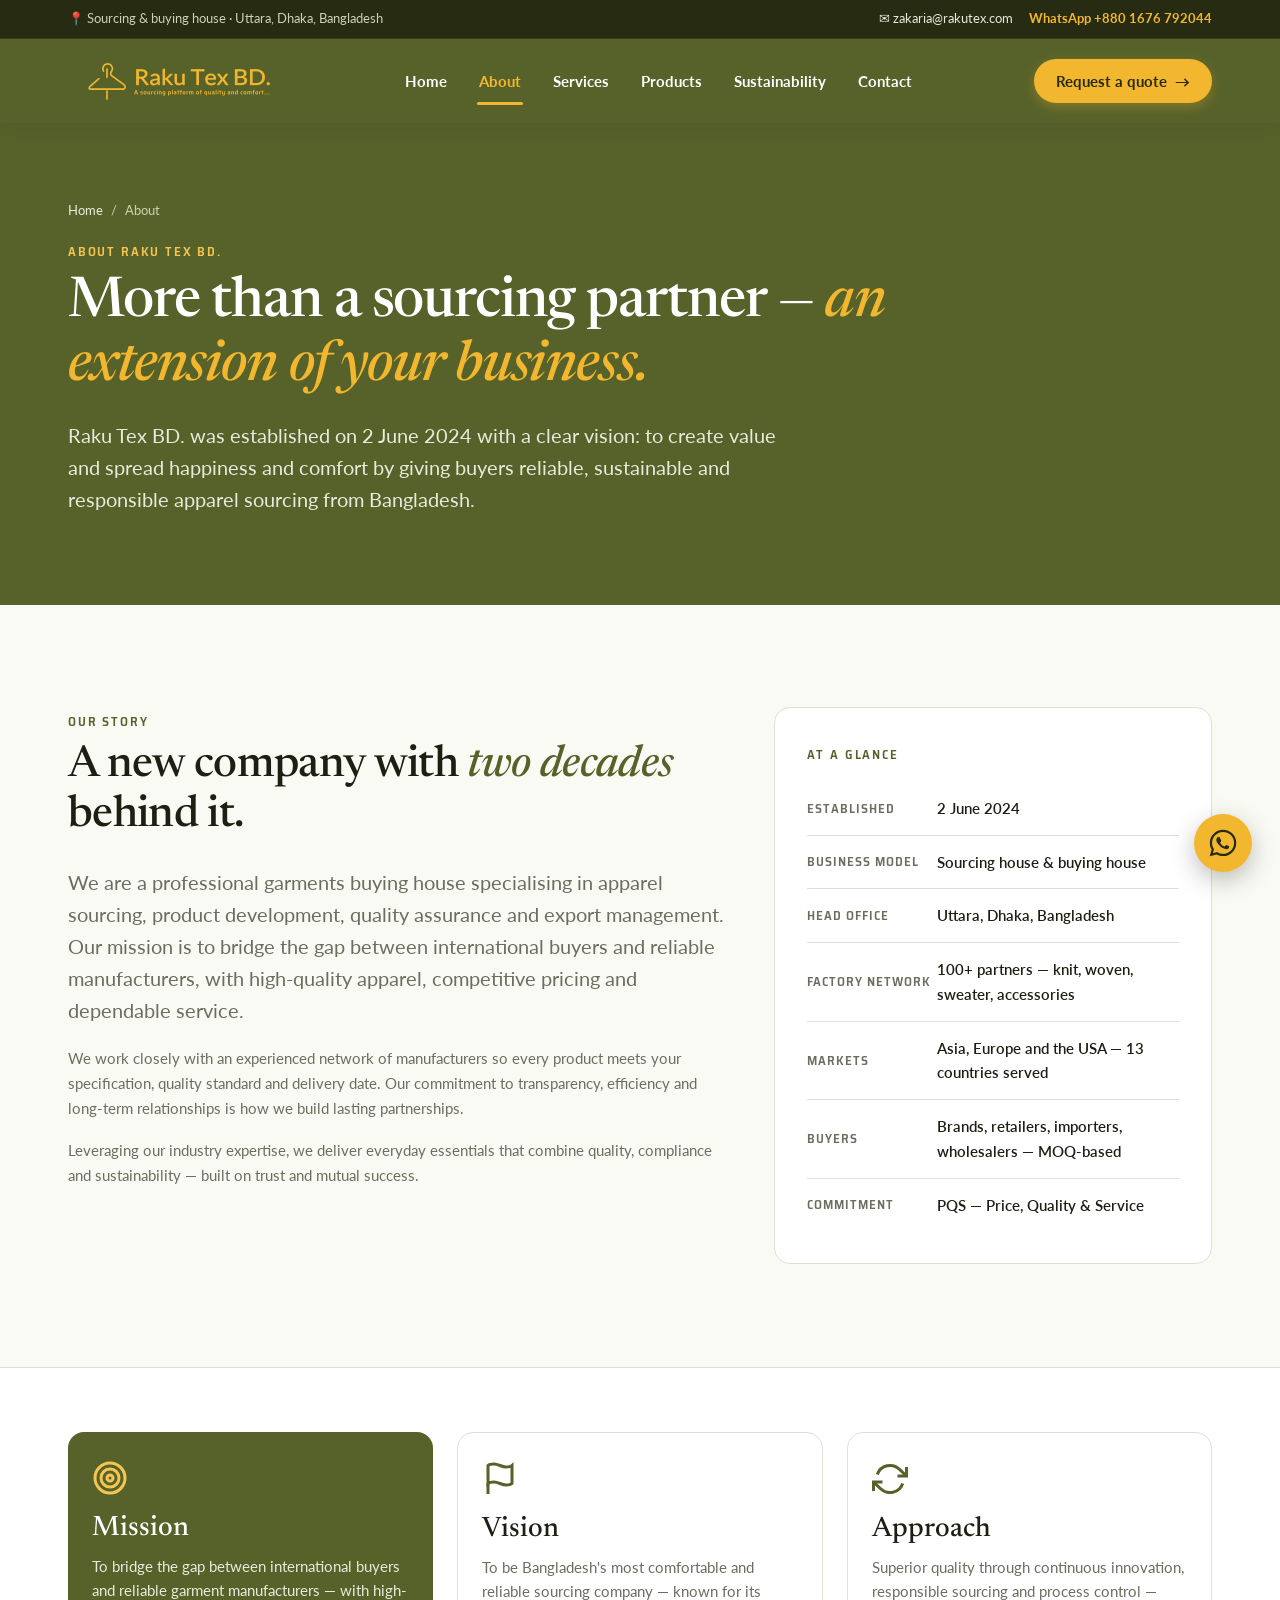
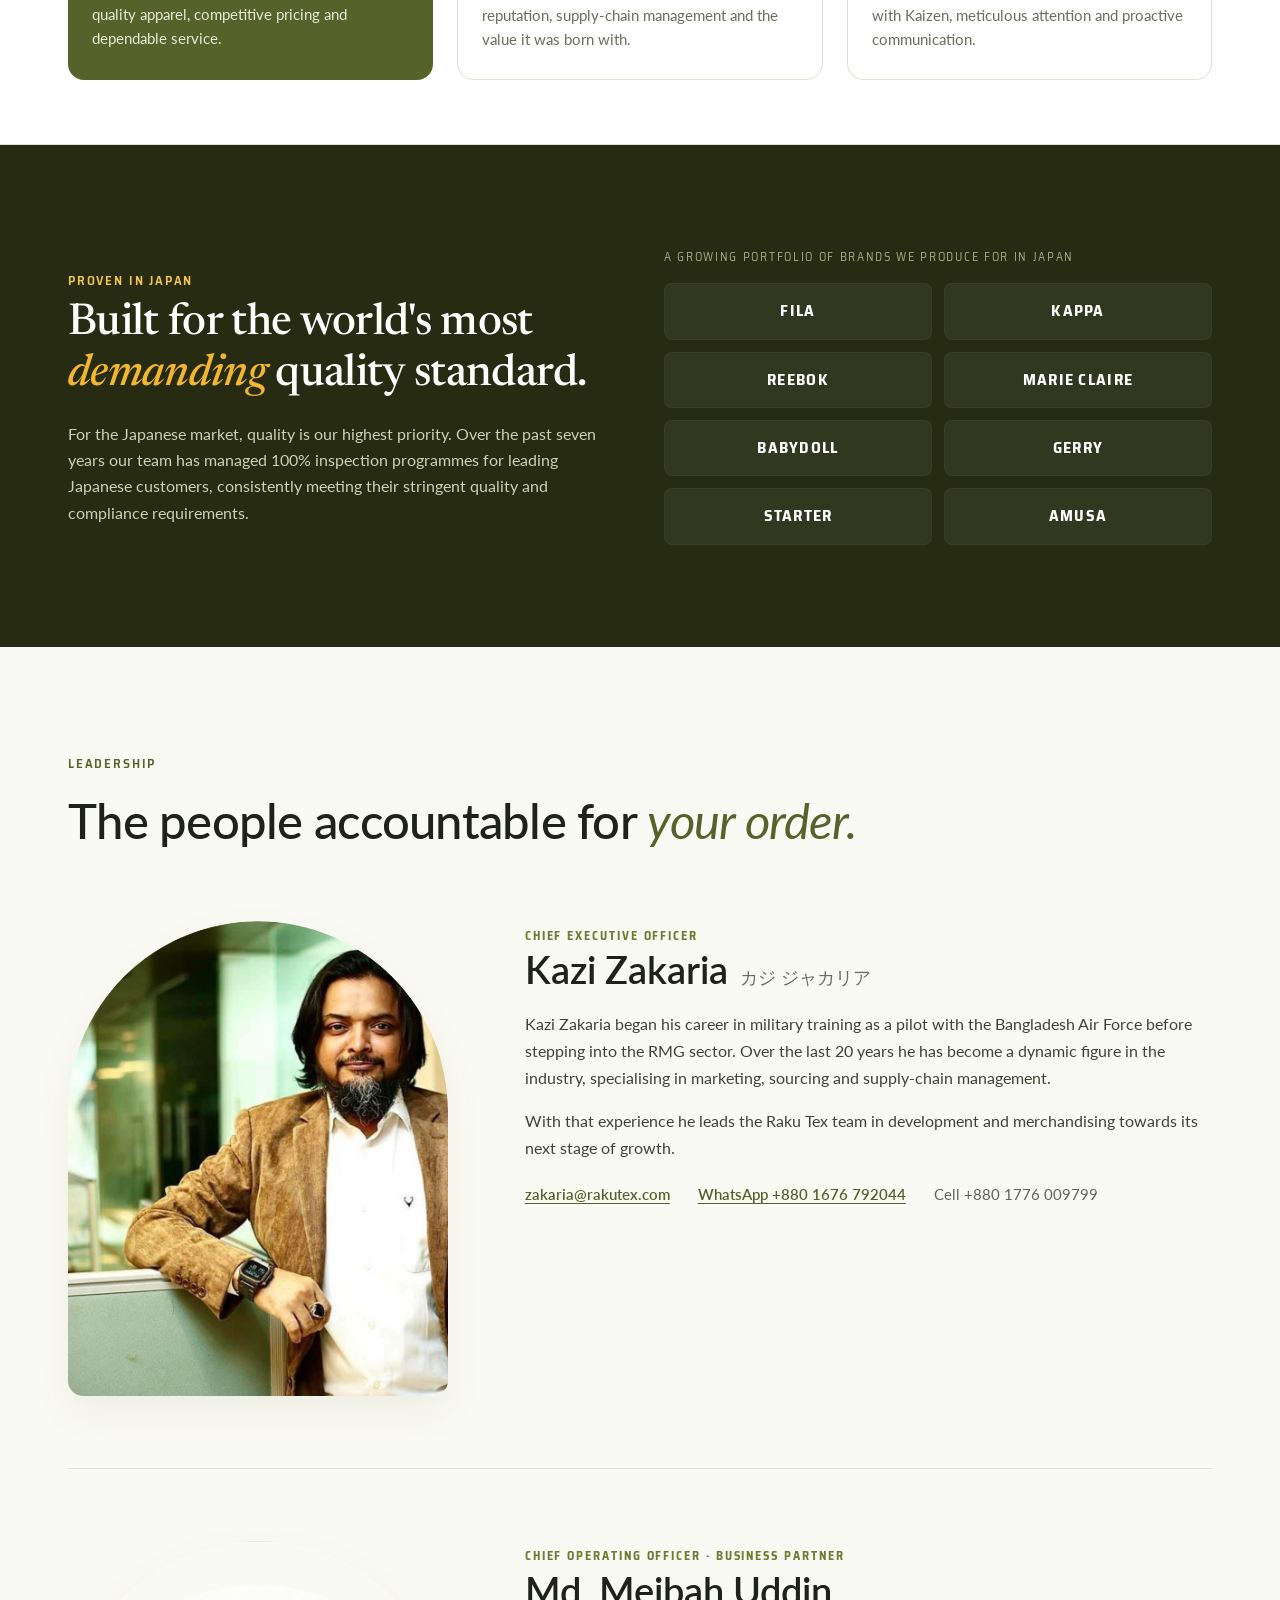
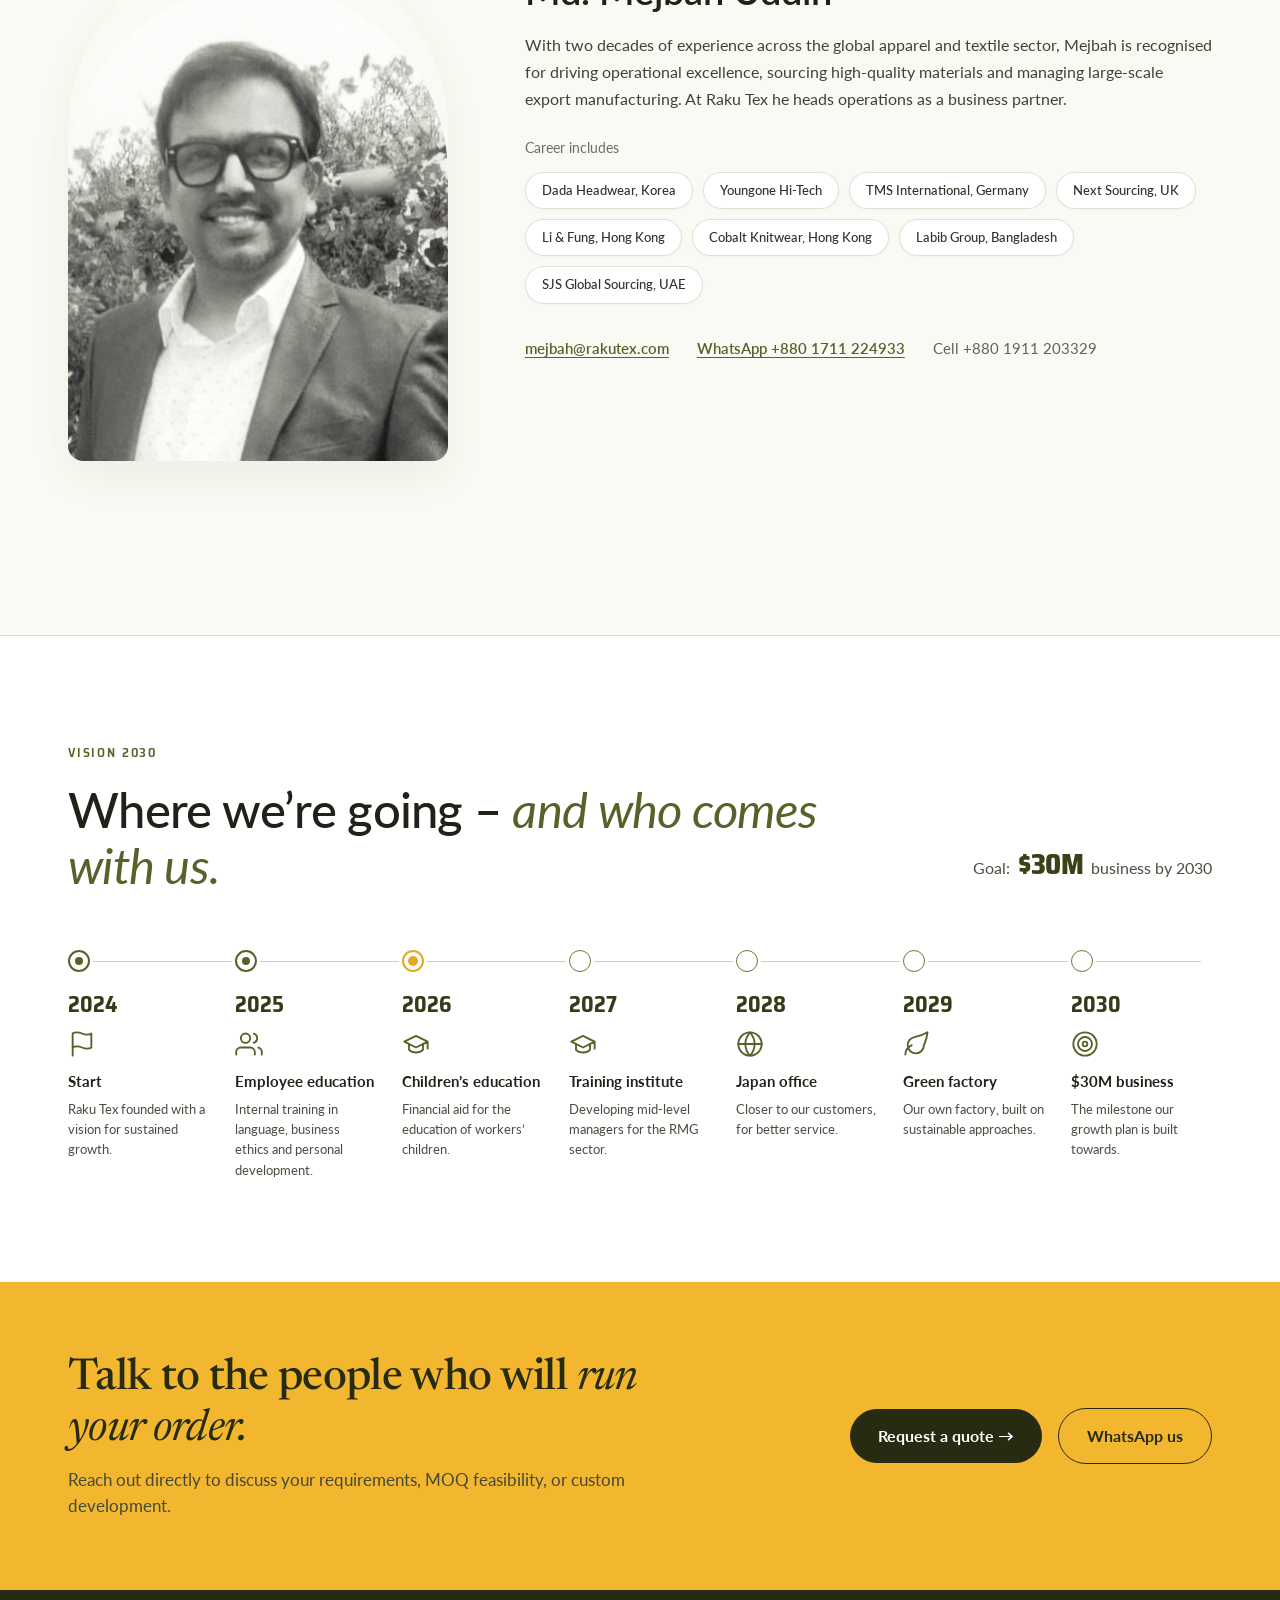
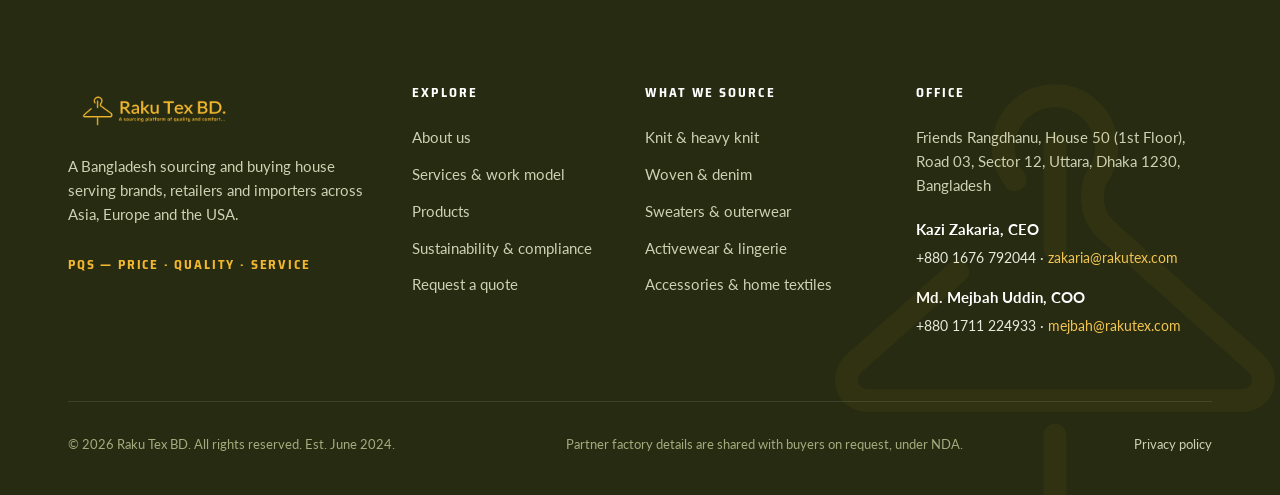
<file: about.html>
<!DOCTYPE html>
<html lang="en">
<head>
  <meta charset="UTF-8">
  <meta name="viewport" content="width=device-width, initial-scale=1.0">
  <title>About Us — Raku Tex BD. | Apparel Sourcing & Buying House</title>
  <meta name="description" content="Learn about Raku Tex BD., our story, PQS commitment, leadership team (Kazi Zakaria & Md. Mejbah Uddin), and our Vision 2030 roadmap.">
  
  <link rel="stylesheet" href="assets/css/tokens.css">
  <link rel="stylesheet" href="assets/css/base.css">
  <link rel="stylesheet" href="assets/css/layout.css">
  <link rel="stylesheet" href="assets/css/components.css">
  <link rel="stylesheet" href="assets/css/pages.css">
</head>
<body>

  <!-- Top Utility Bar -->
  <aside class="top-bar" aria-label="Quick contact information">
    <div class="container">
      <div class="top-bar-left">
        <span>📍 Sourcing & buying house · Uttara, Dhaka, Bangladesh</span>
      </div>
      <div class="top-bar-right">
        <a href="mailto:zakaria@rakutex.com" class="top-bar-link">✉ zakaria@rakutex.com</a>
        <a href="https://wa.me/8801676792044" target="_blank" rel="noopener noreferrer" class="top-bar-link top-bar-whatsapp">
          WhatsApp +880 1676 792044
        </a>
      </div>
    </div>
  </aside>

  <!-- Site Header -->
  <header class="site-header">
    <div class="container">
      <a href="index.html" class="site-logo" aria-label="Raku Tex BD. Home">
        <img src="assets/images/Rakutex-logo.png" alt="Raku Tex BD. — A sourcing platform of quality and comfort..." class="site-logo-img">
      </a>

      <nav class="main-nav" aria-label="Main Navigation">
        <a href="index.html" class="nav-link">Home</a>
        <a href="about.html" class="nav-link active">About</a>
        <a href="services.html" class="nav-link">Services</a>
        <a href="products.html" class="nav-link">Products</a>
        <a href="sustainability.html" class="nav-link">Sustainability</a>
        <a href="quote.html" class="nav-link">Contact</a>
      </nav>

      <a href="quote.html" class="header-cta-btn">
        Request a quote <span>→</span>
      </a>

      <button class="mobile-nav-toggle" aria-label="Open mobile menu">
        <span></span>
        <span></span>
        <span></span>
      </button>
    </div>
  </header>

  <!-- Mobile Drawer -->
  <div class="drawer-backdrop"></div>
  <aside class="mobile-drawer" aria-label="Mobile Navigation">
    <div class="drawer-header">
      <a href="index.html">
        <img src="assets/images/Rakutex-logo.png" alt="Raku Tex BD." class="drawer-logo-img">
      </a>
      <button class="drawer-close" aria-label="Close mobile menu">&times;</button>
    </div>
    <nav class="drawer-nav">
      <a href="index.html">Home</a>
      <a href="about.html" class="active">About</a>
      <a href="services.html">Services</a>
      <a href="products.html">Products</a>
      <a href="sustainability.html">Sustainability</a>
      <a href="quote.html">Contact & Request a quote</a>
    </nav>
    <div class="drawer-footer">
      <a href="quote.html" class="btn btn-gold" style="width: 100%;">Request a quote →</a>
      <a href="https://wa.me/8801676792044" target="_blank" rel="noopener noreferrer" class="btn btn-outline-white" style="width: 100%;">Chat on WhatsApp</a>
    </div>
  </aside>

  <main>
    <!-- INNER HERO -->
    <section class="inner-page-hero">
      <div class="container">
        <nav class="breadcrumbs" aria-label="Breadcrumb">
          <a href="index.html">Home</a> <span>/</span> <span>About</span>
        </nav>
        <span class="eyebrow eyebrow-gold">ABOUT RAKU TEX BD.</span>
        <h1 class="inner-hero-title">
          More than a sourcing partner — <span class="accent-gold">an extension of your business.</span>
        </h1>
        <p class="inner-hero-lead">
          Raku Tex BD. was established on 2 June 2024 with a clear vision: to create value and spread happiness and comfort by giving buyers reliable, sustainable and responsible apparel sourcing from Bangladesh.
        </p>
      </div>
    </section>

    <!-- OUR STORY & AT A GLANCE TABLE -->
    <section class="section-pad" style="background-color: var(--rt-paper);">
      <div class="container">
        <div class="about-story-grid">
          <div>
            <span class="eyebrow eyebrow-olive">OUR STORY</span>
            <h2 style="margin-bottom: 24px;">
              A new company with <span class="accent-gold" style="color: var(--rt-olive-500);">two decades</span> behind it.
            </h2>
            <p class="lead-text" style="margin-bottom: 20px;">
              We are a professional garments buying house specialising in apparel sourcing, product development, quality assurance and export management. Our mission is to bridge the gap between international buyers and reliable manufacturers, with high-quality apparel, competitive pricing and dependable service.
            </p>
            <p style="font-size: 0.9375rem; color: var(--rt-text-muted); line-height: 1.65; margin-bottom: 18px;">
              We work closely with an experienced network of manufacturers so every product meets your specification, quality standard and delivery date. Our commitment to transparency, efficiency and long-term relationships is how we build lasting partnerships.
            </p>
            <p style="font-size: 0.9375rem; color: var(--rt-text-muted); line-height: 1.65;">
              Leveraging our industry expertise, we deliver everyday essentials that combine quality, compliance and sustainability — built on trust and mutual success.
            </p>
          </div>

          <!-- At a glance card -->
          <div class="at-a-glance-card">
            <span class="eyebrow eyebrow-olive" style="margin-bottom: 16px;">AT A GLANCE</span>
            <table class="glance-table">
              <tr>
                <th>Established</th>
                <td>2 June 2024</td>
              </tr>
              <tr>
                <th>Business model</th>
                <td>Sourcing house & buying house</td>
              </tr>
              <tr>
                <th>Head office</th>
                <td>Uttara, Dhaka, Bangladesh</td>
              </tr>
              <tr>
                <th>Factory network</th>
                <td>100+ partners — knit, woven, sweater, accessories</td>
              </tr>
              <tr>
                <th>Markets</th>
                <td>Asia, Europe and the USA — 13 countries served</td>
              </tr>
              <tr>
                <th>Buyers</th>
                <td>Brands, retailers, importers, wholesalers — MOQ-based</td>
              </tr>
              <tr>
                <th>Commitment</th>
                <td>PQS — Price, Quality & Service</td>
              </tr>
            </table>
          </div>
        </div>
      </div>
    </section>

    <!-- MISSION / VISION / APPROACH -->
    <section class="section-pad-sm" style="background-color: var(--rt-white); border-top: 1px solid var(--rt-line); border-bottom: 1px solid var(--rt-line);">
      <div class="container">
        <div class="about-pillars-grid">
          <!-- Mission -->
          <div class="pillar-card" style="background-color: var(--rt-olive-500); color: var(--rt-white); border: none;">
            <div style="width: 36px; height: 36px; margin-bottom: 16px; color: var(--rt-gold-400);">
              <svg viewBox="0 0 24 24" fill="none" stroke="currentColor" stroke-width="2"><circle cx="12" cy="12" r="10"/><circle cx="12" cy="12" r="6"/><circle cx="12" cy="12" r="2"/></svg>
            </div>
            <h3 style="color: var(--rt-white); margin-bottom: 10px;">Mission</h3>
            <p style="color: var(--rt-olive-100); font-size: 0.9375rem; line-height: 1.6;">
              To bridge the gap between international buyers and reliable garment manufacturers — with high-quality apparel, competitive pricing and dependable service.
            </p>
          </div>

          <!-- Vision -->
          <div class="pillar-card">
            <div style="width: 36px; height: 36px; margin-bottom: 16px; color: var(--rt-olive-500);">
              <svg viewBox="0 0 24 24" fill="none" stroke="currentColor" stroke-width="2"><path d="M4 15s1-1 4-1 5 2 8 2 4-1 4-1V3s-1 1-4 1-5-2-8-2-4 1-4 1z"/><line x1="4" y1="22" x2="4" y2="15"/></svg>
            </div>
            <h3 style="margin-bottom: 10px;">Vision</h3>
            <p style="color: var(--rt-text-muted); font-size: 0.9375rem; line-height: 1.6;">
              To be Bangladesh's most comfortable and reliable sourcing company — known for its reputation, supply-chain management and the value it was born with.
            </p>
          </div>

          <!-- Approach -->
          <div class="pillar-card">
            <div style="width: 36px; height: 36px; margin-bottom: 16px; color: var(--rt-olive-500);">
              <svg viewBox="0 0 24 24" fill="none" stroke="currentColor" stroke-width="2"><polyline points="23 4 23 10 17 10"/><polyline points="1 20 1 14 7 14"/><path d="M3.51 9a9 9 0 0 1 14.85-3.36L23 10M1 14l4.64 4.36A9 9 0 0 0 20.49 15"/></svg>
            </div>
            <h3 style="margin-bottom: 10px;">Approach</h3>
            <p style="color: var(--rt-text-muted); font-size: 0.9375rem; line-height: 1.6;">
              Superior quality through continuous innovation, responsible sourcing and process control — with Kaizen, meticulous attention and proactive communication.
            </p>
          </div>
        </div>
      </div>
    </section>

    <!-- PROVEN IN JAPAN -->
    <section class="section-pad" style="background-color: var(--rt-surface-deep); color: var(--rt-white);">
      <div class="container">
        <div class="about-japan-grid">
          <div>
            <span class="eyebrow eyebrow-gold">PROVEN IN JAPAN</span>
            <h2 style="color: var(--rt-white); margin-bottom: 20px;">
              Built for the world's most <span class="accent-gold">demanding</span> quality standard.
            </h2>
            <p style="font-size: 1rem; color: var(--rt-olive-200); line-height: 1.65;">
              For the Japanese market, quality is our highest priority. Over the past seven years our team has managed 100% inspection programmes for leading Japanese customers, consistently meeting their stringent quality and compliance requirements.
            </p>
          </div>

          <div>
            <span class="about-japan-brands-label">
              A growing portfolio of brands we produce for in Japan
            </span>
            <div class="about-japan-brands">
              <div class="about-japan-brand-item">FILA</div>
              <div class="about-japan-brand-item">KAPPA</div>
              <div class="about-japan-brand-item">REEBOK</div>
              <div class="about-japan-brand-item">MARIE CLAIRE</div>
              <div class="about-japan-brand-item">BABYDOLL</div>
              <div class="about-japan-brand-item">GERRY</div>
              <div class="about-japan-brand-item">STARTER</div>
              <div class="about-japan-brand-item">AMUSA</div>
            </div>
          </div>
        </div>
      </div>
    </section>

    <!-- EXECUTIVE LEADERSHIP -->
    <section class="section-pad" id="leadership" style="background-color: var(--rt-paper);">
      <div class="container">
        <span class="eyebrow eyebrow-olive">LEADERSHIP</span>
        <h2 class="about-leadership-title">
          The people accountable for <em>your order.</em>
        </h2>

        <div class="about-leadership-list">
          <!-- Kazi Zakaria -->
          <div class="about-leader-row">
            <div class="about-leader-photo-wrap">
              <img src="assets/images/about-kazi-zakaria.png" alt="Kazi Zakaria, CEO" class="about-leader-photo" width="840" height="1051" loading="lazy">
            </div>
            <div class="about-leader-info">
              <div class="about-leader-title-wrap">
                <span class="about-leader-role">CHIEF EXECUTIVE OFFICER</span>
                <h3 class="about-leader-name">
                  Kazi Zakaria <span class="about-leader-name-ja">カジ ジャカリア</span>
                </h3>
              </div>
              <div class="about-leader-desc">
                <p class="about-leader-bio">
                  Kazi Zakaria began his career in military training as a pilot with the Bangladesh Air Force before stepping into the RMG sector. Over the last 20 years he has become a dynamic figure in the industry, specialising in marketing, sourcing and supply-chain management.
                </p>
                <p class="about-leader-bio">
                  With that experience he leads the Raku Tex team in development and merchandising towards its next stage of growth.
                </p>
              </div>
              <div class="about-leader-contacts">
                <a href="mailto:zakaria@rakutex.com" class="about-leader-contact-link">zakaria@rakutex.com</a>
                <a href="https://wa.me/8801676792044" target="_blank" rel="noopener noreferrer" class="about-leader-contact-link">WhatsApp +880 1676 792044</a>
                <span class="about-leader-contact-static">Cell +880 1776 009799</span>
              </div>
            </div>
          </div>

          <hr class="about-leader-divider">

          <!-- Md. Mejbah Uddin -->
          <div class="about-leader-row">
            <div class="about-leader-photo-wrap">
              <img src="assets/images/about-mejbah-uddin.png" alt="Md. Mejbah Uddin, COO · Head of Operations" class="about-leader-photo" width="840" height="1148" loading="lazy">
            </div>
            <div class="about-leader-info">
              <div class="about-leader-title-wrap">
                <span class="about-leader-role">CHIEF OPERATING OFFICER · BUSINESS PARTNER</span>
                <h3 class="about-leader-name">Md. Mejbah Uddin</h3>
              </div>
              <div class="about-leader-desc">
                <p class="about-leader-bio">
                  With two decades of experience across the global apparel and textile sector, Mejbah is recognised for driving operational excellence, sourcing high-quality materials and managing large-scale export manufacturing. At Raku Tex he heads operations as a business partner.
                </p>
              </div>
              <div class="about-career-wrap">
                <span class="about-career-label">Career includes</span>
                <div class="about-career-chips">
                  <span class="about-career-pill">Dada Headwear, Korea</span>
                  <span class="about-career-pill">Youngone Hi-Tech</span>
                  <span class="about-career-pill">TMS International, Germany</span>
                  <span class="about-career-pill">Next Sourcing, UK</span>
                  <span class="about-career-pill">Li & Fung, Hong Kong</span>
                  <span class="about-career-pill">Cobalt Knitwear, Hong Kong</span>
                  <span class="about-career-pill">Labib Group, Bangladesh</span>
                  <span class="about-career-pill">SJS Global Sourcing, UAE</span>
                </div>
              </div>
              <div class="about-leader-contacts">
                <a href="mailto:mejbah@rakutex.com" class="about-leader-contact-link">mejbah@rakutex.com</a>
                <a href="https://wa.me/8801711224933" target="_blank" rel="noopener noreferrer" class="about-leader-contact-link">WhatsApp +880 1711 224933</a>
                <span class="about-leader-contact-static">Cell +880 1911 203329</span>
              </div>
            </div>
          </div>
        </div>
      </div>
    </section>

    <!-- VISION 2030 ROADMAP -->
    <section class="section-pad" style="background-color: var(--rt-white); border-top: 1px solid var(--rt-line);">
      <div class="container">
        <div class="vision-header">
          <div>
            <span class="eyebrow eyebrow-olive">VISION 2030</span>
            <h2 class="vision-title">
              Where we’re going – <em>and who comes<br>with us.</em>
            </h2>
          </div>
          <div class="vision-goal-badge">
            <span class="vision-goal-prefix">Goal:</span>
            <strong class="vision-goal-amount">$30M</strong>
            <span class="vision-goal-suffix">business by 2030</span>
          </div>
        </div>

        <span class="vision-mobile-swipe-hint">Swipe to explore roadmap →</span>

        <div class="vision-timeline-wrapper">
          <div class="vision-timeline-track">
            <!-- 2024 -->
            <div class="vision-milestone done">
              <div class="vision-marker" aria-hidden="true"></div>
              <div class="vision-year">2024</div>
              <svg class="vision-milestone-icon" viewBox="0 0 24 24" fill="none" stroke="currentColor" stroke-width="1.6" stroke-linecap="round" stroke-linejoin="round" aria-hidden="true">
                <path d="M4 15s1-1 4-1 5 2 8 2 4-1 4-1V3s-1 1-4 1-5-2-8-2-4 1-4 1z"/>
                <line x1="4" y1="22" x2="4" y2="15"/>
              </svg>
              <h3 class="vision-milestone-title">Start</h3>
              <p class="vision-milestone-desc">Raku Tex founded with a vision for sustained growth.</p>
            </div>

            <!-- 2025 -->
            <div class="vision-milestone done">
              <div class="vision-marker" aria-hidden="true"></div>
              <div class="vision-year">2025</div>
              <svg class="vision-milestone-icon" viewBox="0 0 24 24" fill="none" stroke="currentColor" stroke-width="1.6" stroke-linecap="round" stroke-linejoin="round" aria-hidden="true">
                <path d="M17 21v-2a4 4 0 0 0-4-4H5a4 4 0 0 0-4 4v2"/>
                <circle cx="9" cy="7" r="4"/>
                <path d="M23 21v-2a4 4 0 0 0-3-3.87"/>
                <path d="M16 3.13a4 4 0 0 1 0 7.75"/>
              </svg>
              <h3 class="vision-milestone-title">Employee education</h3>
              <p class="vision-milestone-desc">Internal training in language, business ethics and personal development.</p>
            </div>

            <!-- 2026 -->
            <div class="vision-milestone current">
              <div class="vision-marker" aria-hidden="true"></div>
              <div class="vision-year">2026</div>
              <svg class="vision-milestone-icon" viewBox="0 0 24 24" fill="none" stroke="currentColor" stroke-width="1.6" stroke-linecap="round" stroke-linejoin="round" aria-hidden="true">
                <path d="M22 10v6M2 10l10-5 10 5-10 5z"/>
                <path d="M6 12v5c3 3 9 3 12 0v-5"/>
              </svg>
              <h3 class="vision-milestone-title">Children’s education</h3>
              <p class="vision-milestone-desc">Financial aid for the education of workers’ children.</p>
            </div>

            <!-- 2027 -->
            <div class="vision-milestone">
              <div class="vision-marker" aria-hidden="true"></div>
              <div class="vision-year">2027</div>
              <svg class="vision-milestone-icon" viewBox="0 0 24 24" fill="none" stroke="currentColor" stroke-width="1.6" stroke-linecap="round" stroke-linejoin="round" aria-hidden="true">
                <path d="M22 10v6M2 10l10-5 10 5-10 5z"/>
                <path d="M6 12v5c3 3 9 3 12 0v-5"/>
              </svg>
              <h3 class="vision-milestone-title">Training institute</h3>
              <p class="vision-milestone-desc">Developing mid-level managers for the RMG sector.</p>
            </div>

            <!-- 2028 -->
            <div class="vision-milestone">
              <div class="vision-marker" aria-hidden="true"></div>
              <div class="vision-year">2028</div>
              <svg class="vision-milestone-icon" viewBox="0 0 24 24" fill="none" stroke="currentColor" stroke-width="1.6" stroke-linecap="round" stroke-linejoin="round" aria-hidden="true">
                <circle cx="12" cy="12" r="10"/>
                <line x1="2" y1="12" x2="22" y2="12"/>
                <path d="M12 2a15.3 15.3 0 0 1 4 10 15.3 15.3 0 0 1-4 10 15.3 15.3 0 0 1-4-10 15.3 15.3 0 0 1 4-10z"/>
              </svg>
              <h3 class="vision-milestone-title">Japan office</h3>
              <p class="vision-milestone-desc">Closer to our customers, for better service.</p>
            </div>

            <!-- 2029 -->
            <div class="vision-milestone">
              <div class="vision-marker" aria-hidden="true"></div>
              <div class="vision-year">2029</div>
              <svg class="vision-milestone-icon" viewBox="0 0 24 24" fill="none" stroke="currentColor" stroke-width="1.6" stroke-linecap="round" stroke-linejoin="round" aria-hidden="true">
                <path d="M11 20A7 7 0 0 1 9.8 6.1C15.5 5 17 4.5 21 2c-.5 5-1.5 7.5-3.1 11.2A7 7 0 0 1 11 20z"/>
                <path d="M2 21c0-3 1.8-6 5.5-8"/>
              </svg>
              <h3 class="vision-milestone-title">Green factory</h3>
              <p class="vision-milestone-desc">Our own factory, built on sustainable approaches.</p>
            </div>

            <!-- 2030 -->
            <div class="vision-milestone">
              <div class="vision-marker" aria-hidden="true"></div>
              <div class="vision-year">2030</div>
              <svg class="vision-milestone-icon" viewBox="0 0 24 24" fill="none" stroke="currentColor" stroke-width="1.6" stroke-linecap="round" stroke-linejoin="round" aria-hidden="true">
                <circle cx="12" cy="12" r="10"/>
                <circle cx="12" cy="12" r="6"/>
                <circle cx="12" cy="12" r="2"/>
              </svg>
              <h3 class="vision-milestone-title">$30M business</h3>
              <p class="vision-milestone-desc">The milestone our growth plan is built towards.</p>
            </div>
          </div>
        </div>
      </div>
    </section>

    <!-- CTA BAND -->
    <section class="cta-band">
      <div class="container">
        <div class="cta-band-content">
          <h2 class="cta-band-title">Talk to the people who will <em>run your order.</em></h2>
          <p class="cta-band-text">
            Reach out directly to discuss your requirements, MOQ feasibility, or custom development.
          </p>
        </div>
        <div class="cta-band-actions">
          <a href="quote.html" class="cta-btn-dark">Request a quote →</a>
          <a href="https://wa.me/8801676792044" target="_blank" rel="noopener noreferrer" class="cta-btn-outline">
            WhatsApp us
          </a>
        </div>
      </div>
    </section>
  </main>

  <!-- Site Footer -->
  <footer class="site-footer">
    <svg class="footer-watermark" viewBox="0 0 48 48" fill="none" stroke="currentColor" stroke-width="2" stroke-linecap="round" stroke-linejoin="round" aria-hidden="true">
      <path d="M20.5 13.5A4.5 4.5 0 1 1 27.5 13.5C27 15.2 27.3 16.8 28.5 17.9L41.5 29.5C42.8 30.7 42.2 32.8 40.2 32.8H7.8C5.8 32.8 5.2 30.7 6.5 29.5L15.5 21.5" />
      <path d="M24 10.5V19.5" />
      <path d="M24 35.8V43" />
    </svg>
    <!-- Desktop Footer Wrap -->
    <div class="container footer-desktop-wrap">
      <div class="footer-grid">
        <div>
          <a href="index.html" class="site-logo" aria-label="Raku Tex BD. Home">
            <img src="assets/images/footer-logo.png" alt="Raku Tex BD." class="footer-logo-img">
          </a>
          <p class="footer-brand-p">A Bangladesh sourcing and buying house serving brands, retailers and importers across Asia, Europe and the USA.</p>
          <span class="footer-pqs-pill">PQS — PRICE · QUALITY · SERVICE</span>
        </div>
        <div>
          <h4 class="footer-col-title">EXPLORE</h4>
          <div class="footer-links">
            <a href="about.html">About us</a>
            <a href="services.html">Services & work model</a>
            <a href="products.html">Products</a>
            <a href="sustainability.html">Sustainability & compliance</a>
            <a href="quote.html">Request a quote</a>
          </div>
        </div>
        <div>
          <h4 class="footer-col-title">WHAT WE SOURCE</h4>
          <div class="footer-links">
            <a href="category-knitwear.html">Knit & heavy knit</a>
            <a href="products.html">Woven & denim</a>
            <a href="products.html">Sweaters & outerwear</a>
            <a href="products.html">Activewear & lingerie</a>
            <a href="products.html">Accessories & home textiles</a>
          </div>
        </div>
        <div>
          <h4 class="footer-col-title">OFFICE</h4>
          <p class="footer-office-address">
            Friends Rangdhanu, House 50 (1st Floor),<br>
            Road 03, Sector 12, Uttara, Dhaka 1230,<br>
            Bangladesh
          </p>
          <div class="footer-contact-person">
            <span class="footer-contact-name">Kazi Zakaria, CEO</span>
            <div class="footer-contact-info">+880 1676 792044 · <a href="mailto:zakaria@rakutex.com">zakaria@rakutex.com</a></div>
          </div>
          <div class="footer-contact-person">
            <span class="footer-contact-name">Md. Mejbah Uddin, COO</span>
            <div class="footer-contact-info">+880 1711 224933 · <a href="mailto:mejbah@rakutex.com">mejbah@rakutex.com</a></div>
          </div>
        </div>
      </div>
      <div class="footer-bottom">
        <div>© 2026 Raku Tex BD. All rights reserved. Est. June 2024.</div>
        <div>Partner factory details are shared with buyers on request, under NDA.</div>
        <div><a href="privacy-policy.html">Privacy policy</a></div>
      </div>
    </div>

    <!-- Mobile Footer Wrap (matching Design/mobile-footer.png) -->
    <div class="container footer-mobile-wrap">
      <a href="index.html" class="footer-mobile-logo" aria-label="Raku Tex BD. Home">
        <img src="assets/images/footer-logo.png" alt="Raku Tex BD." class="footer-logo-img">
      </a>

      <p class="footer-mobile-address">
        Friends Rangdhanu, House 50 (1st Floor), Road 03, Sector 12, Uttara, Dhaka 1230
      </p>

      <div class="footer-mobile-emails">
        <a href="mailto:zakaria@rakutex.com" class="footer-mobile-email">zakaria@rakutex.com</a>
        <a href="mailto:mejbah@rakutex.com" class="footer-mobile-email">mejbah@rakutex.com</a>
      </div>

      <div class="footer-mobile-nav">
        <div class="footer-mobile-nav-col">
          <a href="about.html">About</a>
          <a href="products.html">Products</a>
        </div>
        <div class="footer-mobile-nav-col">
          <a href="services.html">Services</a>
          <a href="sustainability.html">Sustainability</a>
        </div>
      </div>

      <div class="footer-mobile-bottom">
        © 2026 Raku Tex BD. All rights reserved.
      </div>
    </div>
  </footer>

  <!-- Floating WhatsApp Action -->
  <a href="https://wa.me/8801676792044" target="_blank" rel="noopener noreferrer" class="floating-whatsapp" aria-label="Chat with CEO on WhatsApp">
    <svg viewBox="0 0 24 24" width="30" height="30" fill="currentColor" aria-hidden="true">
      <path fill-rule="evenodd" clip-rule="evenodd" d="M12.04 2C6.58 2 2.13 6.45 2.13 11.91C2.13 13.66 2.59 15.36 3.45 16.86L2.05 22L7.3 20.62C8.75 21.41 10.38 21.83 12.04 21.83C17.5 21.83 21.95 17.38 21.95 11.92C21.95 9.27 20.92 6.78 19.05 4.91C17.18 3.03 14.69 2 12.04 2ZM12.05 3.67C14.25 3.67 16.33 4.53 17.87 6.08C19.42 7.62 20.28 9.7 20.28 11.92C20.28 16.46 16.59 20.15 12.04 20.15C10.56 20.15 9.11 19.76 7.85 19L7.55 18.83L4.43 19.65L5.26 16.57L5.06 16.25C4.24 14.93 3.81 13.43 3.81 11.91C3.81 7.37 7.5 3.67 12.05 3.67M8.53 7.33C8.37 7.33 8.1 7.39 7.87 7.64C7.65 7.89 7 8.5 7 9.71C7 10.93 7.89 12.1 8.01 12.26C8.13 12.43 9.72 14.93 12.18 16.01C14.11 16.86 14.5 16.69 14.92 16.65C15.34 16.61 16.27 16.1 16.46 15.56C16.65 15.03 16.65 14.58 16.59 14.5C16.53 14.41 16.39 14.36 16.17 14.25C15.95 14.14 14.86 13.6 14.65 13.52C14.44 13.44 14.29 13.4 14.14 13.62C13.99 13.84 13.57 14.33 13.44 14.49C13.31 14.65 13.18 14.67 12.96 14.56C12.74 14.45 12.03 14.21 11.2 13.46C10.54 12.87 10.09 12.14 9.96 11.92C9.83 11.7 9.95 11.58 10.06 11.47C10.16 11.37 10.29 11.2 10.42 11.03C10.55 10.87 10.59 10.75 10.68 10.57C10.76 10.4 10.72 10.25 10.65 10.14C10.58 10.03 10.04 8.7 9.81 8.16C9.59 7.63 9.37 7.7 9.21 7.7C9.07 7.7 8.93 7.7 8.79 7.7C8.65 7.7 8.42 7.75 8.53 7.33Z"/>
    </svg>
  </a>

  <!-- Fixed Mobile Bottom Action Bar -->
  <div class="mobile-sticky-bar">
    <a href="https://wa.me/8801676792044" target="_blank" rel="noopener noreferrer" class="mobile-bar-btn mobile-bar-btn-whatsapp">
      WhatsApp
    </a>
    <a href="quote.html" class="mobile-bar-btn mobile-bar-btn-quote">
      Request a quote →
    </a>
  </div>

  <script src="assets/js/main.js"></script>
</body>
</html>
</file>
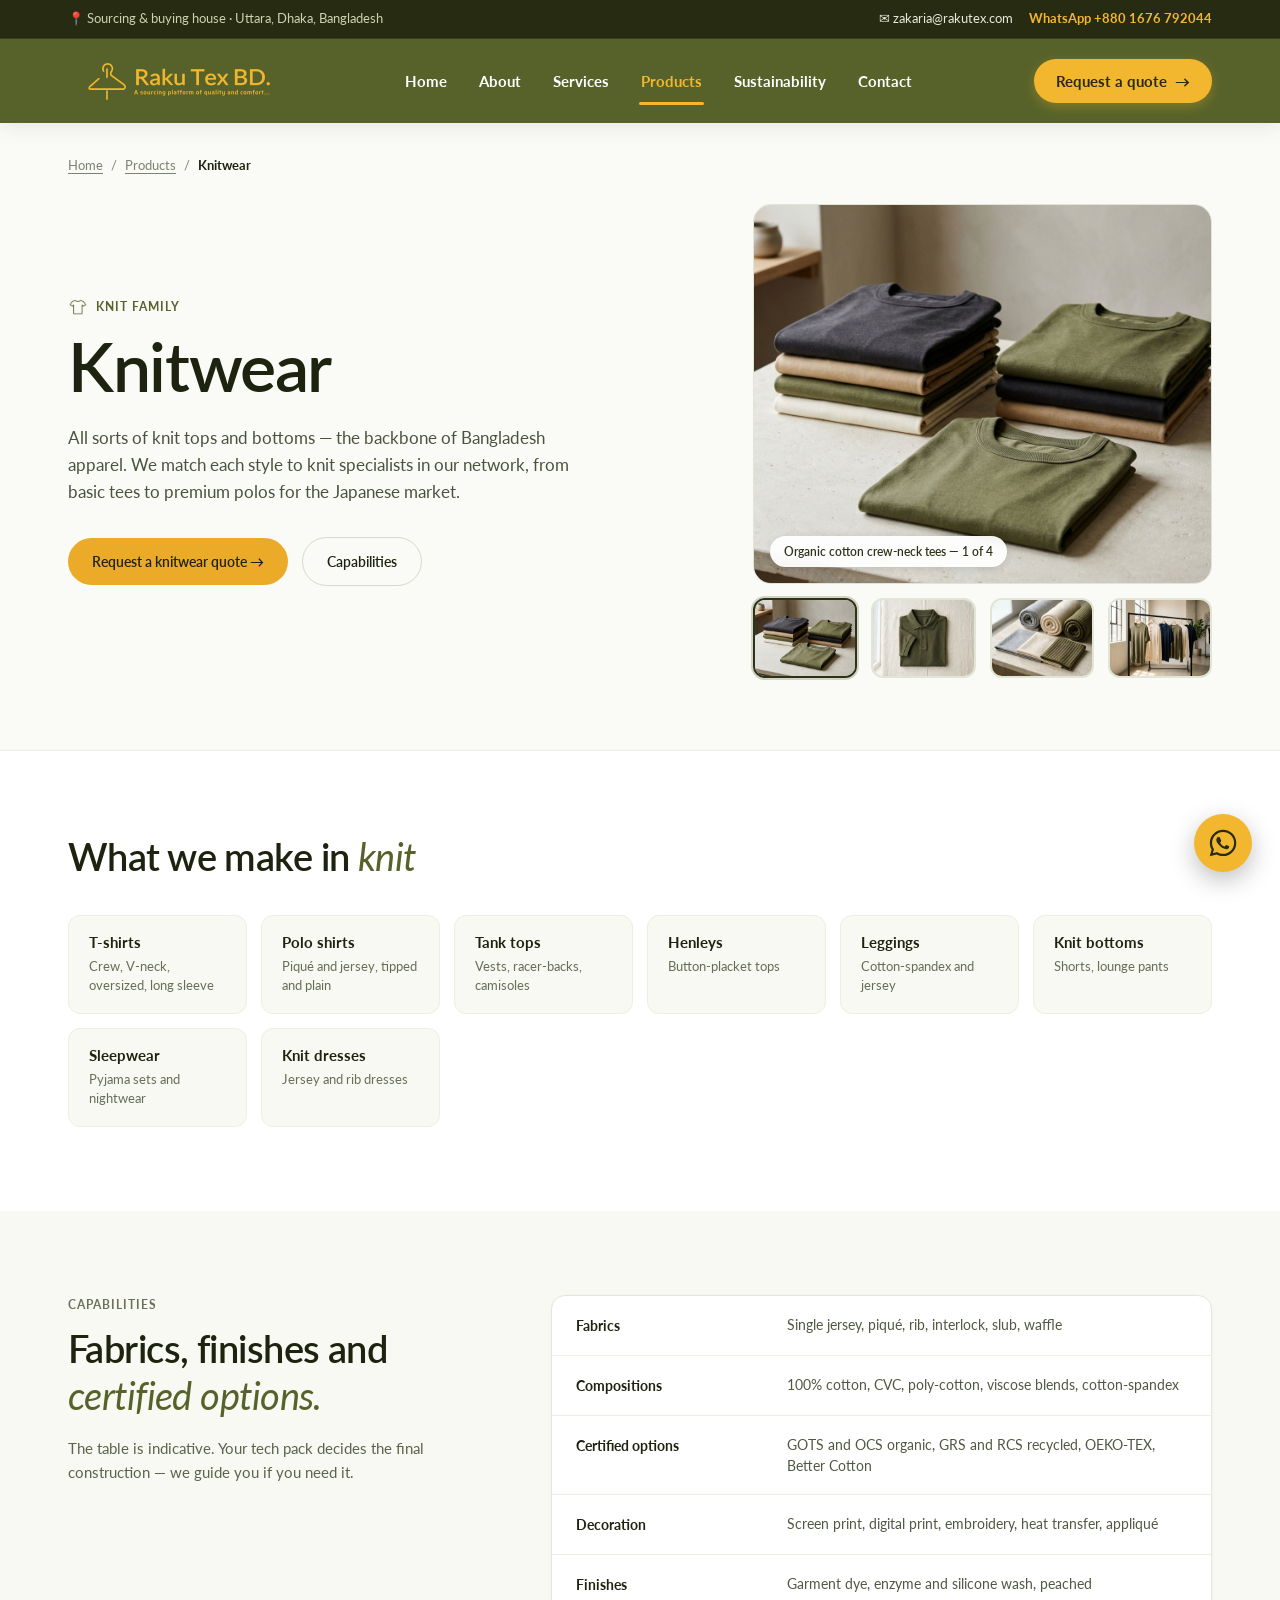
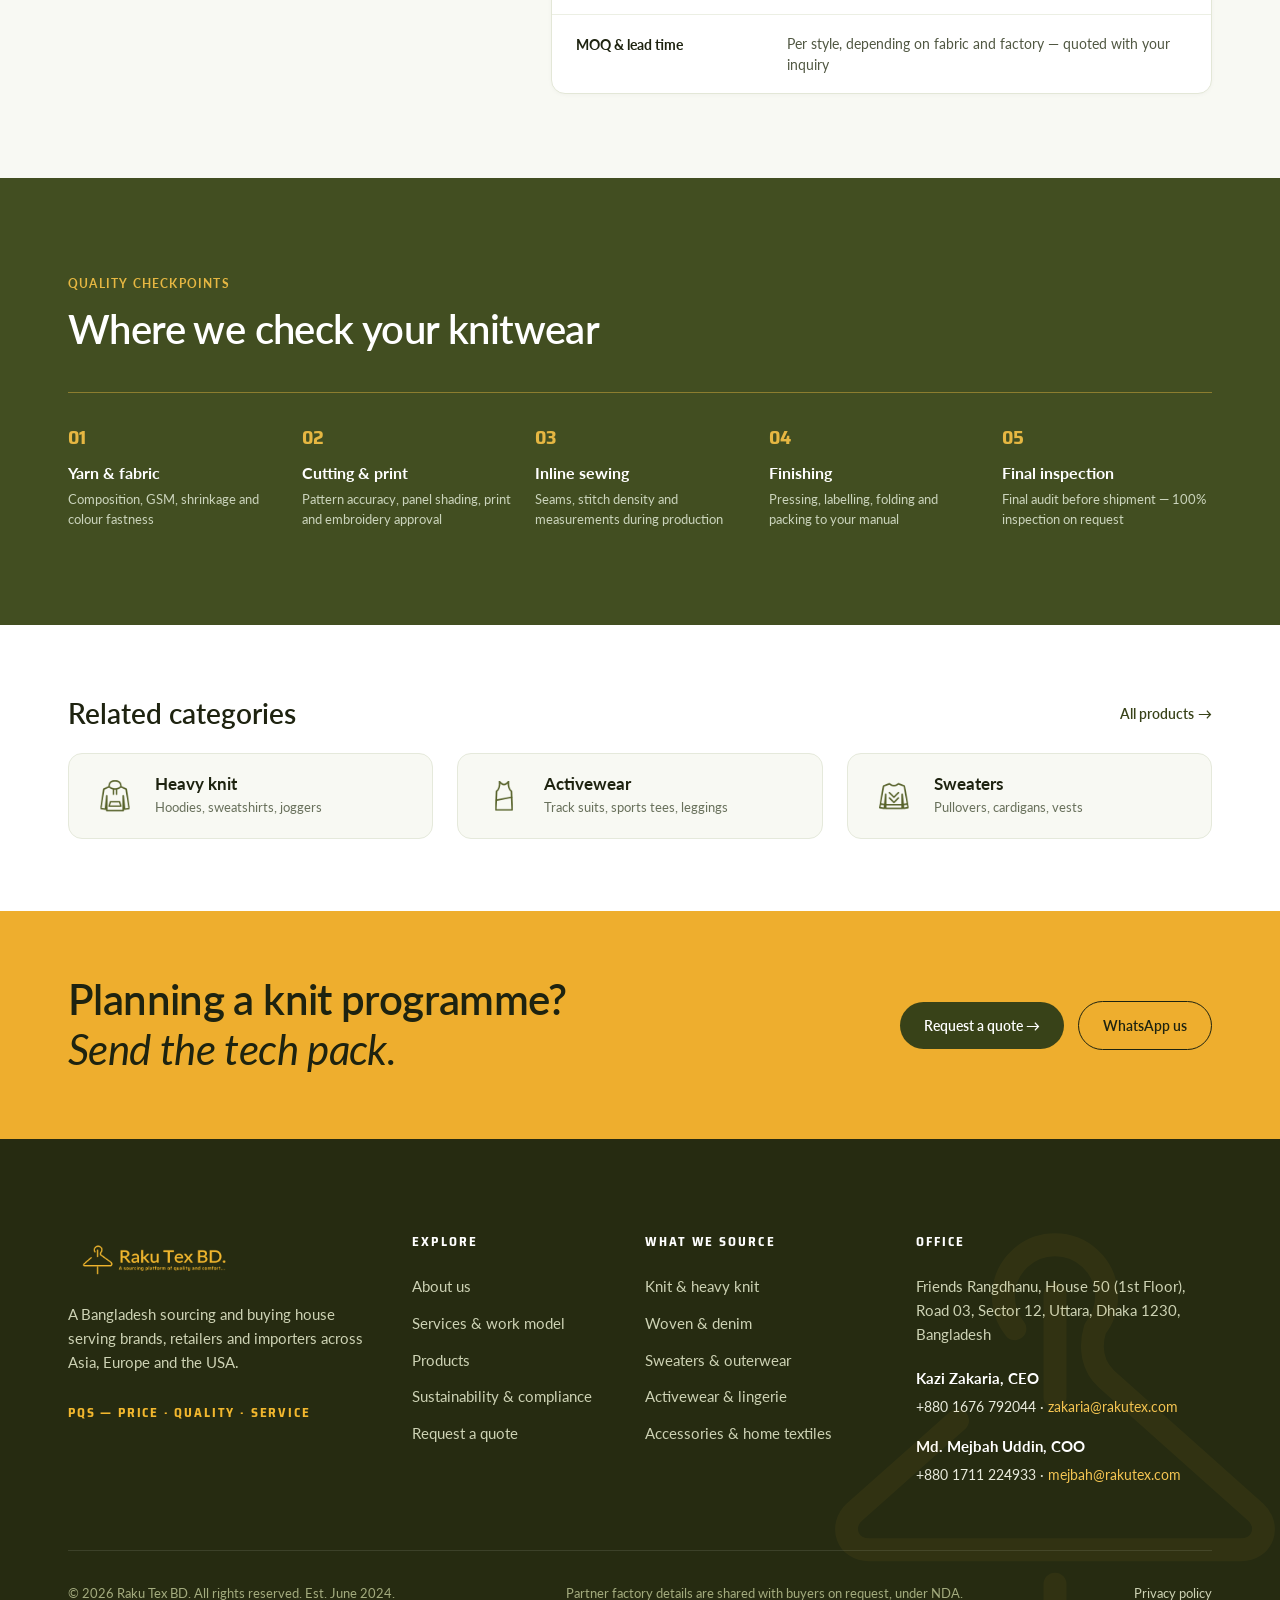
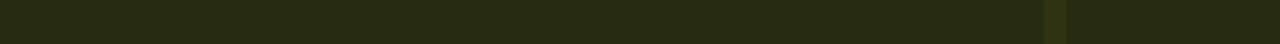
<file: category-knitwear.html>
<!DOCTYPE html>
<html lang="en">
<head>
  <meta charset="UTF-8">
  <meta name="viewport" content="width=device-width, initial-scale=1.0">
  <title>Knitwear Manufacturing & Sourcing — Raku Tex BD. | Dhaka, Bangladesh</title>
  <meta name="description" content="Custom knitwear sourcing in Bangladesh: T-shirts, polo shirts, tank tops, henleys, leggings, sleepwear. Certified organic (GOTS), OEKO-TEX, 100% inspection.">
  
  <link rel="stylesheet" href="assets/css/tokens.css">
  <link rel="stylesheet" href="assets/css/base.css">
  <link rel="stylesheet" href="assets/css/layout.css">
  <link rel="stylesheet" href="assets/css/components.css">
  <link rel="stylesheet" href="assets/css/pages.css">
</head>
<body>

  <!-- Top Utility Bar -->
  <aside class="top-bar" aria-label="Quick contact information">
    <div class="container">
      <div class="top-bar-left">
        <span>📍 Sourcing & buying house · Uttara, Dhaka, Bangladesh</span>
      </div>
      <div class="top-bar-right">
        <a href="mailto:zakaria@rakutex.com" class="top-bar-link">✉ zakaria@rakutex.com</a>
        <a href="https://wa.me/8801676792044" target="_blank" rel="noopener noreferrer" class="top-bar-link top-bar-whatsapp">
          WhatsApp +880 1676 792044
        </a>
      </div>
    </div>
  </aside>

  <!-- Site Header -->
  <header class="site-header">
    <div class="container">
      <a href="index.html" class="site-logo" aria-label="Raku Tex BD. Home">
        <img src="assets/images/Rakutex-logo.png" alt="Raku Tex BD. — A sourcing platform of quality and comfort..." class="site-logo-img">
      </a>

      <nav class="main-nav" aria-label="Main Navigation">
        <a href="index.html" class="nav-link">Home</a>
        <a href="about.html" class="nav-link">About</a>
        <a href="services.html" class="nav-link">Services</a>
        <a href="products.html" class="nav-link active">Products</a>
        <a href="sustainability.html" class="nav-link">Sustainability</a>
        <a href="quote.html" class="nav-link">Contact</a>
      </nav>

      <a href="quote.html" class="header-cta-btn">Request a quote <span>→</span></a>
      <button class="mobile-nav-toggle" aria-label="Open mobile menu">
        <span></span><span></span><span></span>
      </button>
    </div>
  </header>

  <!-- Mobile Drawer -->
  <div class="drawer-backdrop"></div>
  <aside class="mobile-drawer" aria-label="Mobile Navigation">
    <div class="drawer-header">
      <a href="index.html">
        <img src="assets/images/Rakutex-logo.png" alt="Raku Tex BD." class="drawer-logo-img">
      </a>
      <button class="drawer-close" aria-label="Close mobile menu">&times;</button>
    </div>
    <nav class="drawer-nav">
      <a href="index.html">Home</a>
      <a href="about.html">About</a>
      <a href="services.html">Services</a>
      <a href="products.html" class="active">Products</a>
      <a href="sustainability.html">Sustainability</a>
      <a href="quote.html">Contact & Request a quote</a>
    </nav>
    <div class="drawer-footer">
      <a href="quote.html" class="btn btn-gold" style="width: 100%;">Request a quote →</a>
      <a href="https://wa.me/8801676792044" target="_blank" rel="noopener noreferrer" class="btn btn-outline-white" style="width: 100%;">Chat on WhatsApp</a>
    </div>
  </aside>

  <main>
    <!-- CATEGORY HERO & GALLERY (matching Design/Product category template — Knitwear-selection.png) -->
    <section class="category-hero-section">
      <div class="container">
        <nav class="category-breadcrumbs" aria-label="Breadcrumb">
          <a href="index.html">Home</a> <span>/</span> <a href="products.html">Products</a> <span>/</span> <span class="category-breadcrumbs-current">Knitwear</span>
        </nav>

        <div class="category-hero-grid">
          <div>
            <div class="category-hero-eyebrow">
              <img src="assets/images/categories/knitwear.png" alt="Knitwear icon" width="20" height="20">
              <span>KNIT FAMILY</span>
            </div>
            <h1 class="category-hero-title">Knitwear</h1>
            <p class="category-hero-lead">
              All sorts of knit tops and bottoms — the backbone of Bangladesh apparel. We match each style to knit specialists in our network, from basic tees to premium polos for the Japanese market.
            </p>
            <div class="category-hero-actions">
              <a href="quote.html?cat=Knitwear" class="category-hero-btn-primary">Request a knitwear quote →</a>
              <a href="#capabilities" class="category-hero-btn-secondary">Capabilities</a>
            </div>
          </div>

          <!-- Interactive Gallery Box -->
          <div>
            <div class="gallery-preview-box">
              <img id="gallery-active-icon" class="gallery-preview-img" src="assets/images/knitwear-gallery-1.jpg" alt="Organic cotton crew-neck t-shirts in earth tones">
              <span id="gallery-active-caption" class="gallery-preview-caption">Organic cotton crew-neck tees — 1 of 4</span>
            </div>
            <div class="gallery-thumbs-row">
              <button class="gallery-thumb-btn active" type="button" data-src="assets/images/knitwear-gallery-1.jpg" data-alt="Organic cotton crew-neck t-shirts in earth tones" data-caption="Organic cotton crew-neck tees — 1 of 4" aria-label="View knitwear image 1">
                <img src="assets/images/knitwear-gallery-1.jpg" alt="Organic cotton crew-neck tees thumbnail">
              </button>
              <button class="gallery-thumb-btn" type="button" data-src="assets/images/knitwear-gallery-2.jpg" data-alt="Tailored deep olive piqué cotton polo shirt" data-caption="Tailored piqué polo shirts — 2 of 4" aria-label="View knitwear image 2">
                <img src="assets/images/knitwear-gallery-2.jpg" alt="Tailored piqué polo shirt thumbnail">
              </button>
              <button class="gallery-thumb-btn" type="button" data-src="assets/images/knitwear-gallery-3.jpg" data-alt="Combed cotton single-jersey, piqué, and rib knit swatches" data-caption="Single-jersey, piqué &amp; rib swatches — 3 of 4" aria-label="View knitwear image 3">
                <img src="assets/images/knitwear-gallery-3.jpg" alt="Knit fabric swatches thumbnail">
              </button>
              <button class="gallery-thumb-btn" type="button" data-src="assets/images/knitwear-gallery-4.jpg" data-alt="Finished knitwear collection on showroom hangers" data-caption="Showroom knitwear collection — 4 of 4" aria-label="View knitwear image 4">
                <img src="assets/images/knitwear-gallery-4.jpg" alt="Showroom knitwear collection thumbnail">
              </button>
            </div>
          </div>
        </div>
      </div>
    </section>

    <!-- WHAT WE MAKE IN KNIT -->
    <section class="what-we-make-section">
      <div class="container">
        <h2 class="what-we-make-title">What we make in <span class="category-accent-italic">knit</span></h2>

        <div class="subcategories-grid">
          <div class="subcategory-item">
            <h4>T-shirts</h4>
            <p>Crew, V-neck, oversized, long sleeve</p>
          </div>
          <div class="subcategory-item">
            <h4>Polo shirts</h4>
            <p>Piqué and jersey, tipped and plain</p>
          </div>
          <div class="subcategory-item">
            <h4>Tank tops</h4>
            <p>Vests, racer-backs, camisoles</p>
          </div>
          <div class="subcategory-item">
            <h4>Henleys</h4>
            <p>Button-placket tops</p>
          </div>
          <div class="subcategory-item">
            <h4>Leggings</h4>
            <p>Cotton-spandex and jersey</p>
          </div>
          <div class="subcategory-item">
            <h4>Knit bottoms</h4>
            <p>Shorts, lounge pants</p>
          </div>
          <div class="subcategory-item">
            <h4>Sleepwear</h4>
            <p>Pyjama sets and nightwear</p>
          </div>
          <div class="subcategory-item">
            <h4>Knit dresses</h4>
            <p>Jersey and rib dresses</p>
          </div>
        </div>
      </div>
    </section>

    <!-- SPEC TABLE (FABRICS & CAPABILITIES) -->
    <section class="spec-capabilities-section" id="capabilities">
      <div class="container">
        <div class="spec-capabilities-grid">
          <div>
            <span class="spec-eyebrow">CAPABILITIES</span>
            <h2 class="spec-title">
              Fabrics, finishes and <span class="category-accent-italic">certified options.</span>
            </h2>
            <p class="spec-lead">
              The table is indicative. Your tech pack decides the final construction — we guide you if you need it.
            </p>
          </div>

          <div class="spec-table-container">
            <table class="spec-table">
              <tr>
                <th>Fabrics</th>
                <td>Single jersey, piqué, rib, interlock, slub, waffle</td>
              </tr>
              <tr>
                <th>Compositions</th>
                <td>100% cotton, CVC, poly-cotton, viscose blends, cotton-spandex</td>
              </tr>
              <tr>
                <th>Certified options</th>
                <td>GOTS and OCS organic, GRS and RCS recycled, OEKO-TEX, Better Cotton</td>
              </tr>
              <tr>
                <th>Decoration</th>
                <td>Screen print, digital print, embroidery, heat transfer, appliqué</td>
              </tr>
              <tr>
                <th>Finishes</th>
                <td>Garment dye, enzyme and silicone wash, peached</td>
              </tr>
              <tr>
                <th>MOQ & lead time</th>
                <td>Per style, depending on fabric and factory — quoted with your inquiry</td>
              </tr>
            </table>
          </div>
        </div>
      </div>
    </section>

    <!-- QUALITY CHECKPOINTS -->
    <section class="category-checkpoints-section">
      <div class="container">
        <span class="category-checkpoints-eyebrow">QUALITY CHECKPOINTS</span>
        <h2 class="category-checkpoints-title">Where we check your knitwear</h2>

        <div class="category-checkpoints-grid">
          <div class="category-checkpoint-item">
            <div class="category-checkpoint-num">01</div>
            <h4 class="category-checkpoint-title">Yarn & fabric</h4>
            <p class="category-checkpoint-desc">Composition, GSM, shrinkage and colour fastness</p>
          </div>

          <div class="category-checkpoint-item">
            <div class="category-checkpoint-num">02</div>
            <h4 class="category-checkpoint-title">Cutting & print</h4>
            <p class="category-checkpoint-desc">Pattern accuracy, panel shading, print and embroidery approval</p>
          </div>

          <div class="category-checkpoint-item">
            <div class="category-checkpoint-num">03</div>
            <h4 class="category-checkpoint-title">Inline sewing</h4>
            <p class="category-checkpoint-desc">Seams, stitch density and measurements during production</p>
          </div>

          <div class="category-checkpoint-item">
            <div class="category-checkpoint-num">04</div>
            <h4 class="category-checkpoint-title">Finishing</h4>
            <p class="category-checkpoint-desc">Pressing, labelling, folding and packing to your manual</p>
          </div>

          <div class="category-checkpoint-item">
            <div class="category-checkpoint-num">05</div>
            <h4 class="category-checkpoint-title">Final inspection</h4>
            <p class="category-checkpoint-desc">Final audit before shipment — 100% inspection on request</p>
          </div>
        </div>
      </div>
    </section>

    <!-- RELATED CATEGORIES -->
    <section class="category-related-section">
      <div class="container">
        <div class="category-related-header">
          <h3 class="category-related-title">Related categories</h3>
          <a href="products.html" class="category-related-all-link">All products <span>→</span></a>
        </div>

        <div class="category-related-grid">
          <a href="products.html" class="category-related-card">
            <div class="category-related-icon-wrap">
              <img src="assets/images/categories/heavy-knit.png" alt="Heavy knit icon" width="38" height="38">
            </div>
            <div>
              <h4 class="category-related-card-title">Heavy knit</h4>
              <p class="category-related-card-desc">Hoodies, sweatshirts, joggers</p>
            </div>
          </a>

          <a href="products.html" class="category-related-card">
            <div class="category-related-icon-wrap">
              <img src="assets/images/categories/activewear.png" alt="Activewear icon" width="38" height="38">
            </div>
            <div>
              <h4 class="category-related-card-title">Activewear</h4>
              <p class="category-related-card-desc">Track suits, sports tees, leggings</p>
            </div>
          </a>

          <a href="products.html" class="category-related-card">
            <div class="category-related-icon-wrap">
              <img src="assets/images/categories/sweaters.png" alt="Sweaters icon" width="38" height="38">
            </div>
            <div>
              <h4 class="category-related-card-title">Sweaters</h4>
              <p class="category-related-card-desc">Pullovers, cardigans, vests</p>
            </div>
          </a>
        </div>
      </div>
    </section>

    <!-- CTA BAND -->
    <section class="category-cta-band">
      <div class="container">
        <div class="category-cta-container">
          <h2 class="category-cta-title">Planning a knit programme?<br><em>Send the tech pack.</em></h2>
          <div class="category-cta-actions">
            <a href="quote.html" class="category-cta-btn-dark">Request a quote →</a>
            <a href="https://wa.me/8801676792044" target="_blank" rel="noopener noreferrer" class="category-cta-btn-outline">WhatsApp us</a>
          </div>
        </div>
      </div>
    </section>
  </main>

  <!-- Site Footer -->
  <footer class="site-footer">
    <svg class="footer-watermark" viewBox="0 0 48 48" fill="none" stroke="currentColor" stroke-width="2" stroke-linecap="round" stroke-linejoin="round" aria-hidden="true">
      <path d="M20.5 13.5A4.5 4.5 0 1 1 27.5 13.5C27 15.2 27.3 16.8 28.5 17.9L41.5 29.5C42.8 30.7 42.2 32.8 40.2 32.8H7.8C5.8 32.8 5.2 30.7 6.5 29.5L15.5 21.5" />
      <path d="M24 10.5V19.5" />
      <path d="M24 35.8V43" />
    </svg>
    <!-- Desktop Footer Wrap -->
    <div class="container footer-desktop-wrap">
      <div class="footer-grid">
        <div>
          <a href="index.html" class="site-logo" aria-label="Raku Tex BD. Home">
            <img src="assets/images/footer-logo.png" alt="Raku Tex BD." class="footer-logo-img">
          </a>
          <p class="footer-brand-p">A Bangladesh sourcing and buying house serving brands, retailers and importers across Asia, Europe and the USA.</p>
          <span class="footer-pqs-pill">PQS — PRICE · QUALITY · SERVICE</span>
        </div>
        <div>
          <h4 class="footer-col-title">EXPLORE</h4>
          <div class="footer-links">
            <a href="about.html">About us</a>
            <a href="services.html">Services & work model</a>
            <a href="products.html">Products</a>
            <a href="sustainability.html">Sustainability & compliance</a>
            <a href="quote.html">Request a quote</a>
          </div>
        </div>
        <div>
          <h4 class="footer-col-title">WHAT WE SOURCE</h4>
          <div class="footer-links">
            <a href="category-knitwear.html">Knit & heavy knit</a>
            <a href="products.html">Woven & denim</a>
            <a href="products.html">Sweaters & outerwear</a>
            <a href="products.html">Activewear & lingerie</a>
            <a href="products.html">Accessories & home textiles</a>
          </div>
        </div>
        <div>
          <h4 class="footer-col-title">OFFICE</h4>
          <p class="footer-office-address">
            Friends Rangdhanu, House 50 (1st Floor),<br>
            Road 03, Sector 12, Uttara, Dhaka 1230,<br>
            Bangladesh
          </p>
          <div class="footer-contact-person">
            <span class="footer-contact-name">Kazi Zakaria, CEO</span>
            <div class="footer-contact-info">+880 1676 792044 · <a href="mailto:zakaria@rakutex.com">zakaria@rakutex.com</a></div>
          </div>
          <div class="footer-contact-person">
            <span class="footer-contact-name">Md. Mejbah Uddin, COO</span>
            <div class="footer-contact-info">+880 1711 224933 · <a href="mailto:mejbah@rakutex.com">mejbah@rakutex.com</a></div>
          </div>
        </div>
      </div>
      <div class="footer-bottom">
        <div>© 2026 Raku Tex BD. All rights reserved. Est. June 2024.</div>
        <div>Partner factory details are shared with buyers on request, under NDA.</div>
        <div><a href="privacy-policy.html">Privacy policy</a></div>
      </div>
    </div>

    <!-- Mobile Footer Wrap (matching Design/mobile-footer.png) -->
    <div class="container footer-mobile-wrap">
      <a href="index.html" class="footer-mobile-logo" aria-label="Raku Tex BD. Home">
        <img src="assets/images/footer-logo.png" alt="Raku Tex BD." class="footer-logo-img">
      </a>

      <p class="footer-mobile-address">
        Friends Rangdhanu, House 50 (1st Floor), Road 03, Sector 12, Uttara, Dhaka 1230
      </p>

      <div class="footer-mobile-emails">
        <a href="mailto:zakaria@rakutex.com" class="footer-mobile-email">zakaria@rakutex.com</a>
        <a href="mailto:mejbah@rakutex.com" class="footer-mobile-email">mejbah@rakutex.com</a>
      </div>

      <div class="footer-mobile-nav">
        <div class="footer-mobile-nav-col">
          <a href="about.html">About</a>
          <a href="products.html">Products</a>
        </div>
        <div class="footer-mobile-nav-col">
          <a href="services.html">Services</a>
          <a href="sustainability.html">Sustainability</a>
        </div>
      </div>

      <div class="footer-mobile-bottom">
        © 2026 Raku Tex BD. All rights reserved.
      </div>
    </div>
  </footer>

  <a href="https://wa.me/8801676792044" target="_blank" rel="noopener noreferrer" class="floating-whatsapp" aria-label="Chat with CEO on WhatsApp">
    <svg viewBox="0 0 24 24" width="30" height="30" fill="currentColor" aria-hidden="true">
      <path fill-rule="evenodd" clip-rule="evenodd" d="M12.04 2C6.58 2 2.13 6.45 2.13 11.91C2.13 13.66 2.59 15.36 3.45 16.86L2.05 22L7.3 20.62C8.75 21.41 10.38 21.83 12.04 21.83C17.5 21.83 21.95 17.38 21.95 11.92C21.95 9.27 20.92 6.78 19.05 4.91C17.18 3.03 14.69 2 12.04 2ZM12.05 3.67C14.25 3.67 16.33 4.53 17.87 6.08C19.42 7.62 20.28 9.7 20.28 11.92C20.28 16.46 16.59 20.15 12.04 20.15C10.56 20.15 9.11 19.76 7.85 19L7.55 18.83L4.43 19.65L5.26 16.57L5.06 16.25C4.24 14.93 3.81 13.43 3.81 11.91C3.81 7.37 7.5 3.67 12.05 3.67M8.53 7.33C8.37 7.33 8.1 7.39 7.87 7.64C7.65 7.89 7 8.5 7 9.71C7 10.93 7.89 12.1 8.01 12.26C8.13 12.43 9.72 14.93 12.18 16.01C14.11 16.86 14.5 16.69 14.92 16.65C15.34 16.61 16.27 16.1 16.46 15.56C16.65 15.03 16.65 14.58 16.59 14.5C16.53 14.41 16.39 14.36 16.17 14.25C15.95 14.14 14.86 13.6 14.65 13.52C14.44 13.44 14.29 13.4 14.14 13.62C13.99 13.84 13.57 14.33 13.44 14.49C13.31 14.65 13.18 14.67 12.96 14.56C12.74 14.45 12.03 14.21 11.2 13.46C10.54 12.87 10.09 12.14 9.96 11.92C9.83 11.7 9.95 11.58 10.06 11.47C10.16 11.37 10.29 11.2 10.42 11.03C10.55 10.87 10.59 10.75 10.68 10.57C10.76 10.4 10.72 10.25 10.65 10.14C10.58 10.03 10.04 8.7 9.81 8.16C9.59 7.63 9.37 7.7 9.21 7.7C9.07 7.7 8.93 7.7 8.79 7.7C8.65 7.7 8.42 7.75 8.53 7.33Z"/>
    </svg>
  </a>

  <script src="assets/js/main.js"></script>
  <script src="assets/js/tabs.js"></script>
</body>
</html>
</file>
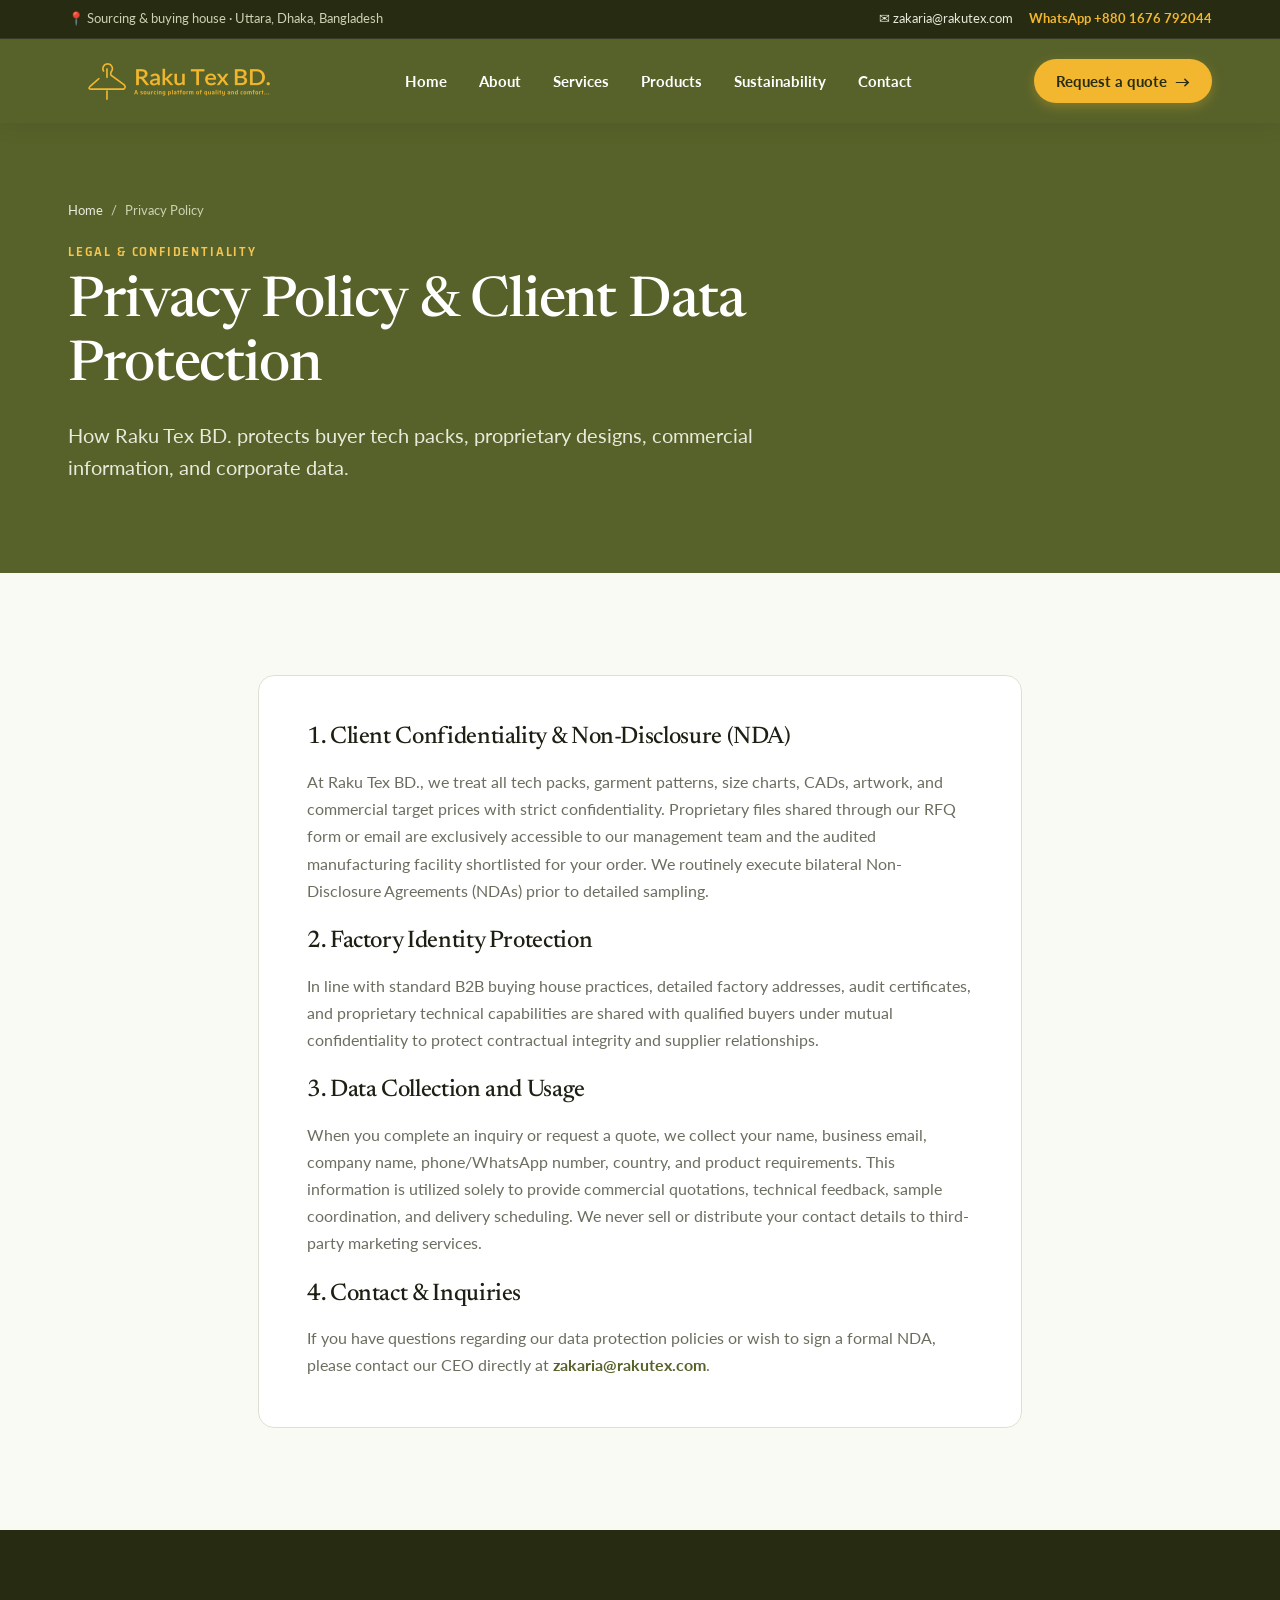
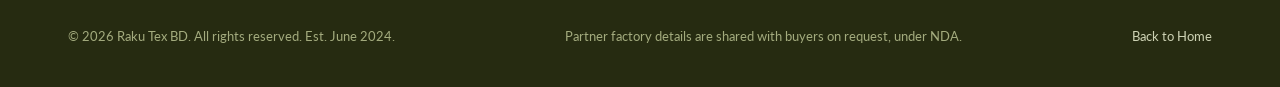
<file: privacy-policy.html>
<!DOCTYPE html>
<html lang="en">
<head>
  <meta charset="UTF-8">
  <meta name="viewport" content="width=device-width, initial-scale=1.0">
  <title>Privacy Policy & NDA — Raku Tex BD.</title>
  <meta name="description" content="Buyer confidentiality, non-disclosure agreements, data handling, and privacy terms of Raku Tex BD.">
  
  <link rel="stylesheet" href="assets/css/tokens.css">
  <link rel="stylesheet" href="assets/css/base.css">
  <link rel="stylesheet" href="assets/css/layout.css">
  <link rel="stylesheet" href="assets/css/components.css">
  <link rel="stylesheet" href="assets/css/pages.css">
</head>
<body>

  <!-- Top Utility Bar -->
  <aside class="top-bar" aria-label="Quick contact information">
    <div class="container">
      <div class="top-bar-left">
        <span>📍 Sourcing & buying house · Uttara, Dhaka, Bangladesh</span>
      </div>
      <div class="top-bar-right">
        <a href="mailto:zakaria@rakutex.com" class="top-bar-link">✉ zakaria@rakutex.com</a>
        <a href="https://wa.me/8801676792044" target="_blank" rel="noopener noreferrer" class="top-bar-link top-bar-whatsapp">
          WhatsApp +880 1676 792044
        </a>
      </div>
    </div>
  </aside>

  <!-- Site Header -->
  <header class="site-header">
    <div class="container">
      <a href="index.html" class="site-logo" aria-label="Raku Tex BD. Home">
        <img src="assets/images/Rakutex-logo.png" alt="Raku Tex BD. — A sourcing platform of quality and comfort..." class="site-logo-img">
      </a>

      <nav class="main-nav" aria-label="Main Navigation">
        <a href="index.html" class="nav-link">Home</a>
        <a href="about.html" class="nav-link">About</a>
        <a href="services.html" class="nav-link">Services</a>
        <a href="products.html" class="nav-link">Products</a>
        <a href="sustainability.html" class="nav-link">Sustainability</a>
        <a href="quote.html" class="nav-link">Contact</a>
      </nav>

      <a href="quote.html" class="header-cta-btn">Request a quote <span>→</span></a>
      <button class="mobile-nav-toggle" aria-label="Open mobile menu">
        <span></span><span></span><span></span>
      </button>
    </div>
  </header>

  <!-- Mobile Drawer -->
  <div class="drawer-backdrop"></div>
  <aside class="mobile-drawer" aria-label="Mobile Navigation">
    <div class="drawer-header">
      <a href="index.html">
        <img src="assets/images/Rakutex-logo.png" alt="Raku Tex BD." class="drawer-logo-img">
      </a>
      <button class="drawer-close" aria-label="Close mobile menu">&times;</button>
    </div>
    <nav class="drawer-nav">
      <a href="index.html">Home</a>
      <a href="about.html">About</a>
      <a href="services.html">Services</a>
      <a href="products.html">Products</a>
      <a href="sustainability.html">Sustainability</a>
      <a href="quote.html">Contact & Request a quote</a>
    </nav>
    <div class="drawer-footer">
      <a href="quote.html" class="btn btn-gold" style="width: 100%;">Request a quote →</a>
    </div>
  </aside>

  <main>
    <section class="inner-page-hero">
      <div class="container">
        <nav class="breadcrumbs" aria-label="Breadcrumb">
          <a href="index.html">Home</a> <span>/</span> <span>Privacy Policy</span>
        </nav>
        <span class="eyebrow eyebrow-gold">LEGAL & CONFIDENTIALITY</span>
        <h1 class="inner-hero-title">Privacy Policy & Client Data Protection</h1>
        <p class="inner-hero-lead">
          How Raku Tex BD. protects buyer tech packs, proprietary designs, commercial information, and corporate data.
        </p>
      </div>
    </section>

    <section class="section-pad" style="background-color: var(--rt-paper);">
      <div class="container" style="max-width: 860px;">
        <article style="background: var(--rt-surface); border: 1px solid var(--rt-line); border-radius: 16px; padding: clamp(28px, 5vw, 48px); line-height: 1.7;">
          <h2 style="font-size: 1.5rem; margin-bottom: 16px;">1. Client Confidentiality & Non-Disclosure (NDA)</h2>
          <p style="color: var(--rt-text-muted); margin-bottom: 24px;">
            At Raku Tex BD., we treat all tech packs, garment patterns, size charts, CADs, artwork, and commercial target prices with strict confidentiality. Proprietary files shared through our RFQ form or email are exclusively accessible to our management team and the audited manufacturing facility shortlisted for your order. We routinely execute bilateral Non-Disclosure Agreements (NDAs) prior to detailed sampling.
          </p>

          <h2 style="font-size: 1.5rem; margin-bottom: 16px;">2. Factory Identity Protection</h2>
          <p style="color: var(--rt-text-muted); margin-bottom: 24px;">
            In line with standard B2B buying house practices, detailed factory addresses, audit certificates, and proprietary technical capabilities are shared with qualified buyers under mutual confidentiality to protect contractual integrity and supplier relationships.
          </p>

          <h2 style="font-size: 1.5rem; margin-bottom: 16px;">3. Data Collection and Usage</h2>
          <p style="color: var(--rt-text-muted); margin-bottom: 24px;">
            When you complete an inquiry or request a quote, we collect your name, business email, company name, phone/WhatsApp number, country, and product requirements. This information is utilized solely to provide commercial quotations, technical feedback, sample coordination, and delivery scheduling. We never sell or distribute your contact details to third-party marketing services.
          </p>

          <h2 style="font-size: 1.5rem; margin-bottom: 16px;">4. Contact & Inquiries</h2>
          <p style="color: var(--rt-text-muted); margin-bottom: 0;">
            If you have questions regarding our data protection policies or wish to sign a formal NDA, please contact our CEO directly at <a href="mailto:zakaria@rakutex.com" style="color: var(--rt-olive-500); font-weight: 700;">zakaria@rakutex.com</a>.
          </p>
        </article>
      </div>
    </section>
  </main>

  <!-- Site Footer -->
  <footer class="site-footer">
    <div class="container footer-desktop-wrap">
      <div class="footer-bottom" style="border-top: none; padding-top: 0;">
        <div>© 2026 Raku Tex BD. All rights reserved. Est. June 2024.</div>
        <div>Partner factory details are shared with buyers on request, under NDA.</div>
        <div><a href="index.html">Back to Home</a></div>
      </div>
    </div>

    <!-- Mobile Footer Wrap (matching Design/mobile-footer.png) -->
    <div class="container footer-mobile-wrap">
      <a href="index.html" class="footer-mobile-logo" aria-label="Raku Tex BD. Home">
        <img src="assets/images/footer-logo.png" alt="Raku Tex BD." class="footer-logo-img">
      </a>

      <p class="footer-mobile-address">
        Friends Rangdhanu, House 50 (1st Floor), Road 03, Sector 12, Uttara, Dhaka 1230
      </p>

      <div class="footer-mobile-emails">
        <a href="mailto:zakaria@rakutex.com" class="footer-mobile-email">zakaria@rakutex.com</a>
        <a href="mailto:mejbah@rakutex.com" class="footer-mobile-email">mejbah@rakutex.com</a>
      </div>

      <div class="footer-mobile-nav">
        <div class="footer-mobile-nav-col">
          <a href="about.html">About</a>
          <a href="products.html">Products</a>
        </div>
        <div class="footer-mobile-nav-col">
          <a href="services.html">Services</a>
          <a href="sustainability.html">Sustainability</a>
        </div>
      </div>

      <div class="footer-mobile-bottom">
        © 2026 Raku Tex BD. All rights reserved.
      </div>
    </div>
  </footer>

  <script src="assets/js/main.js"></script>
</body>
</html>
</file>
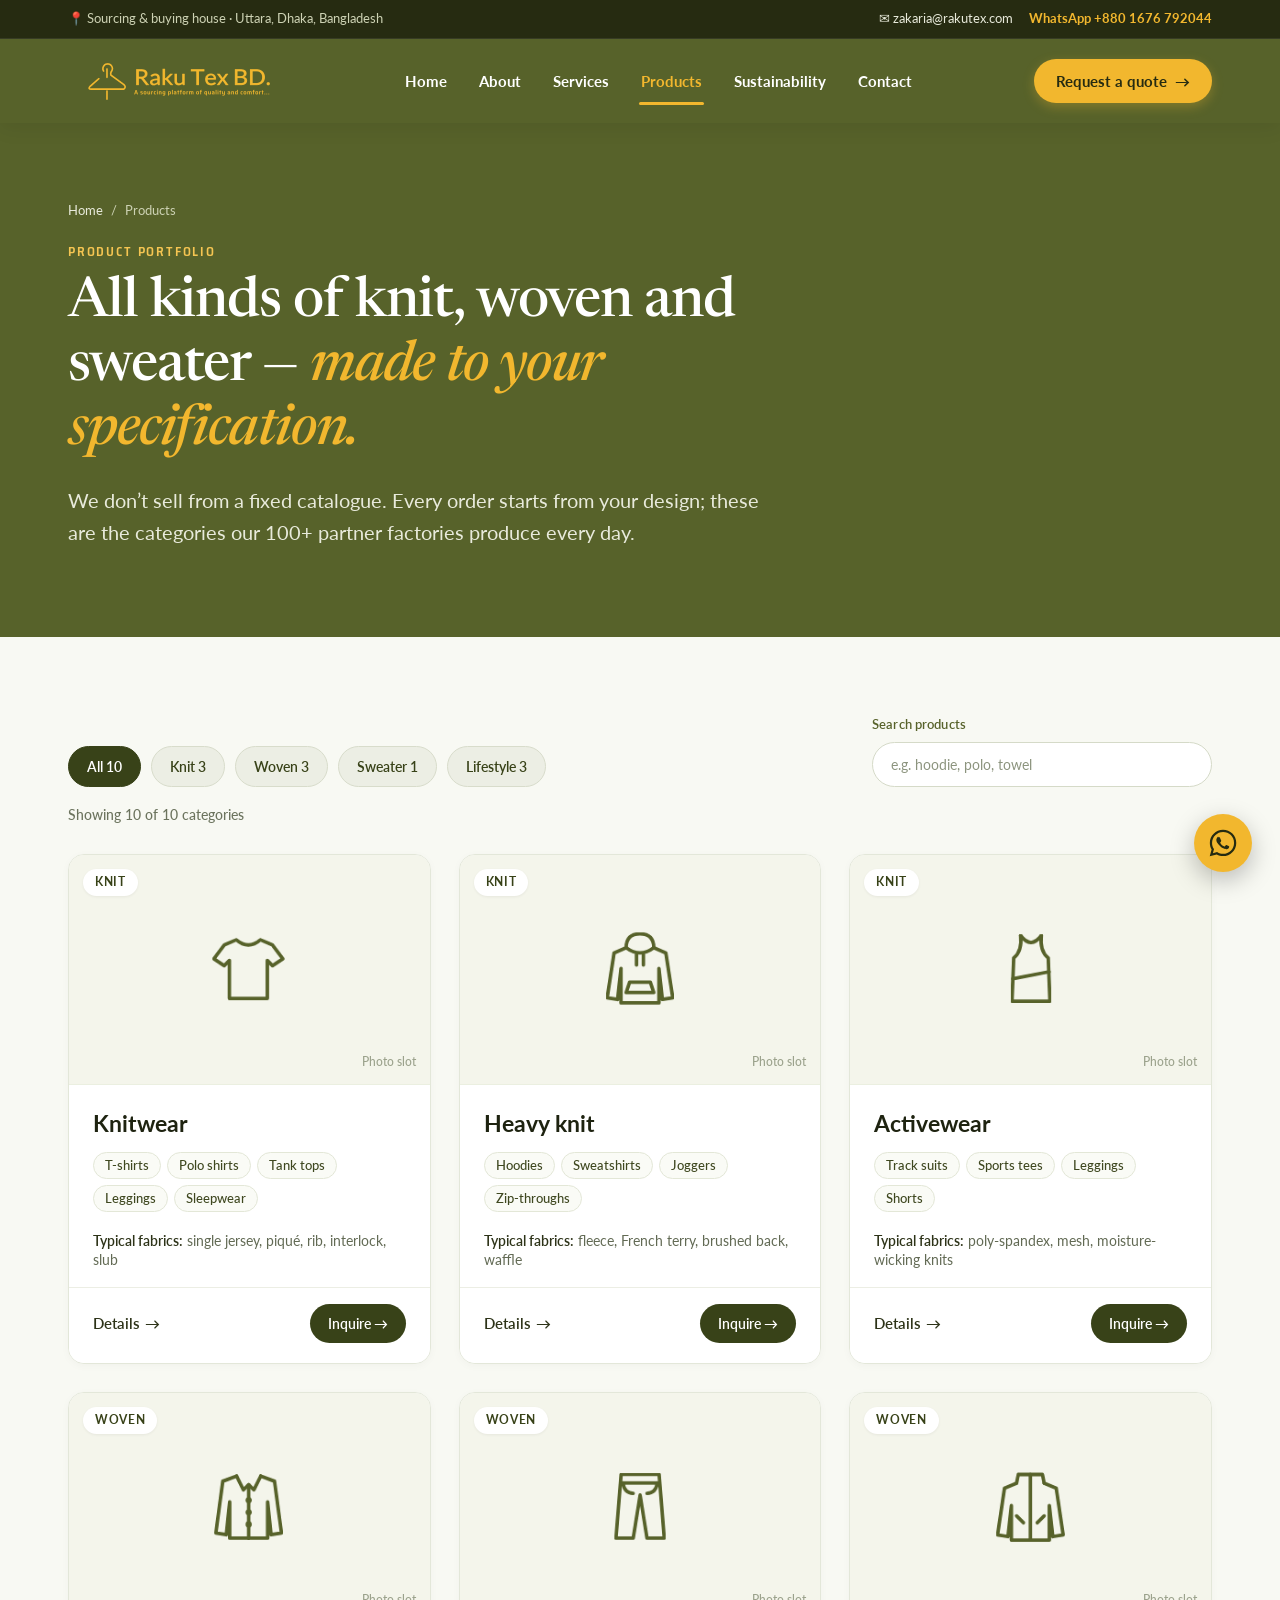
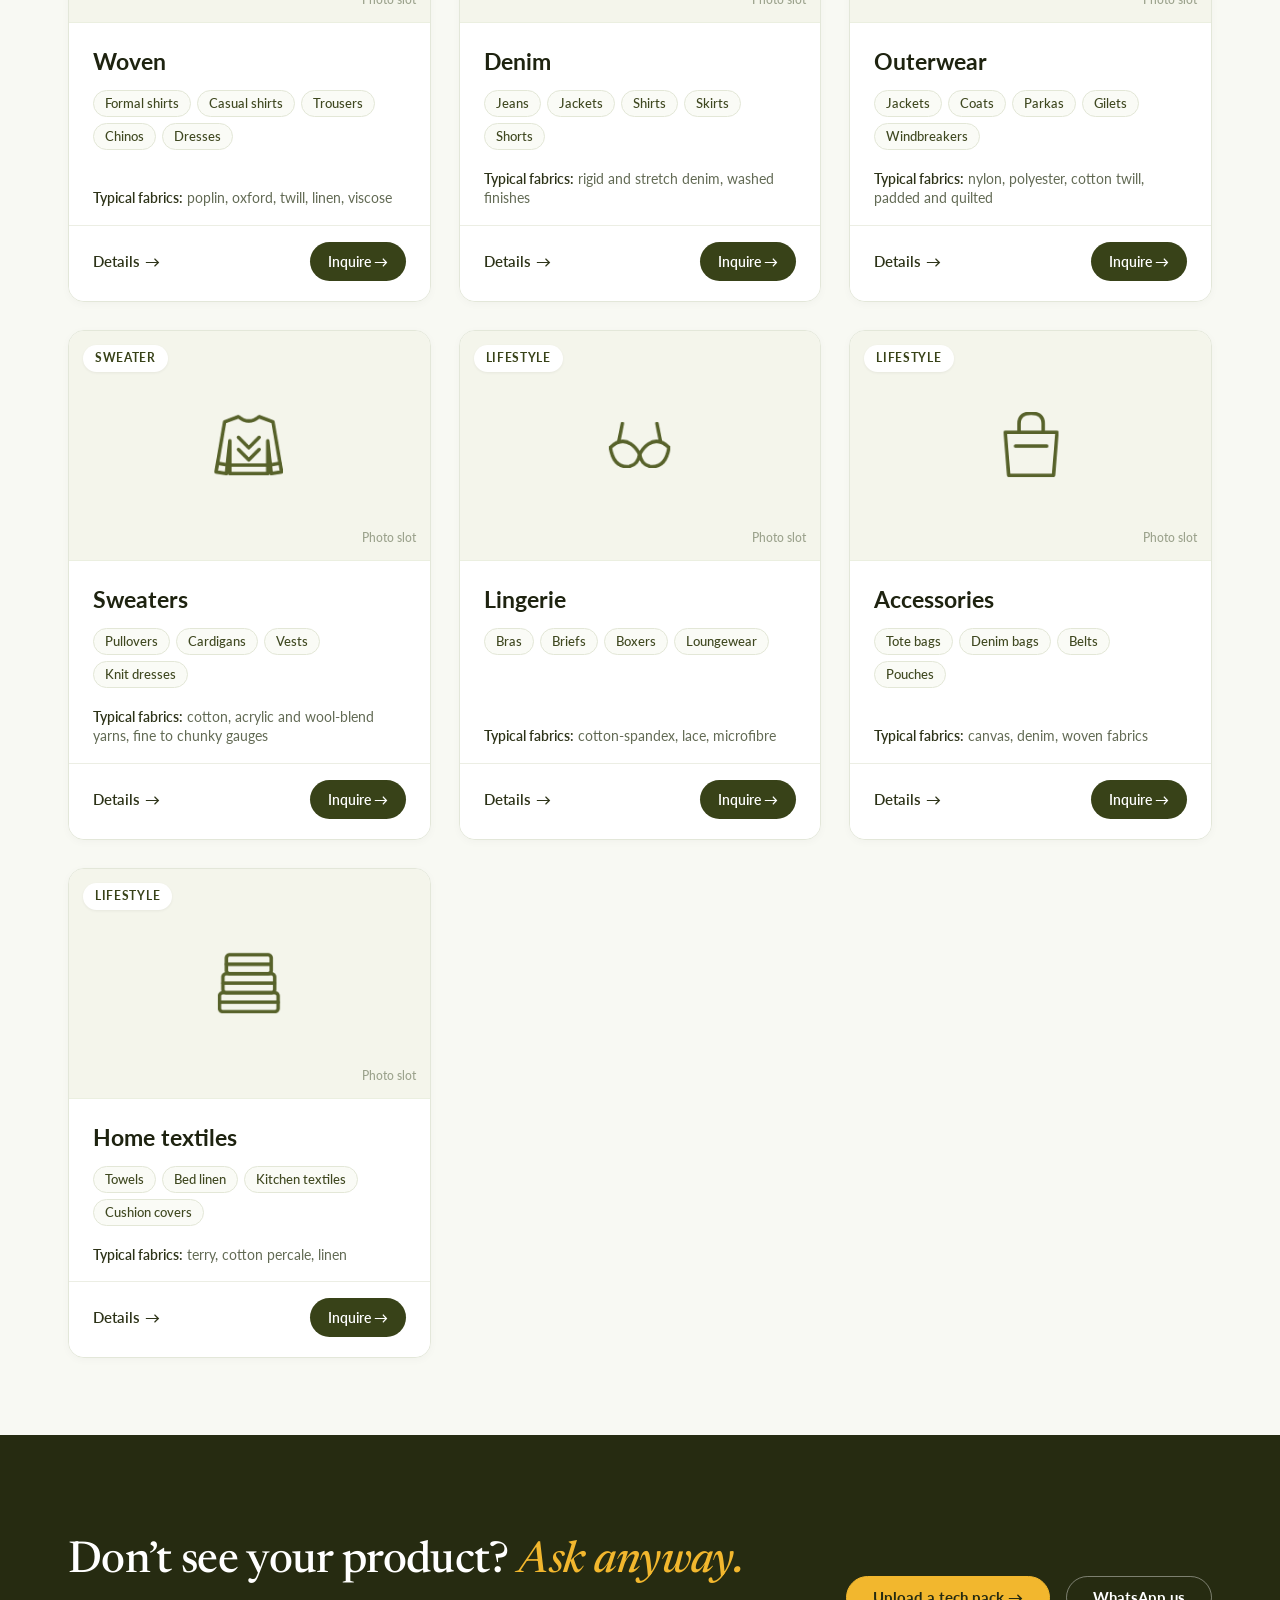
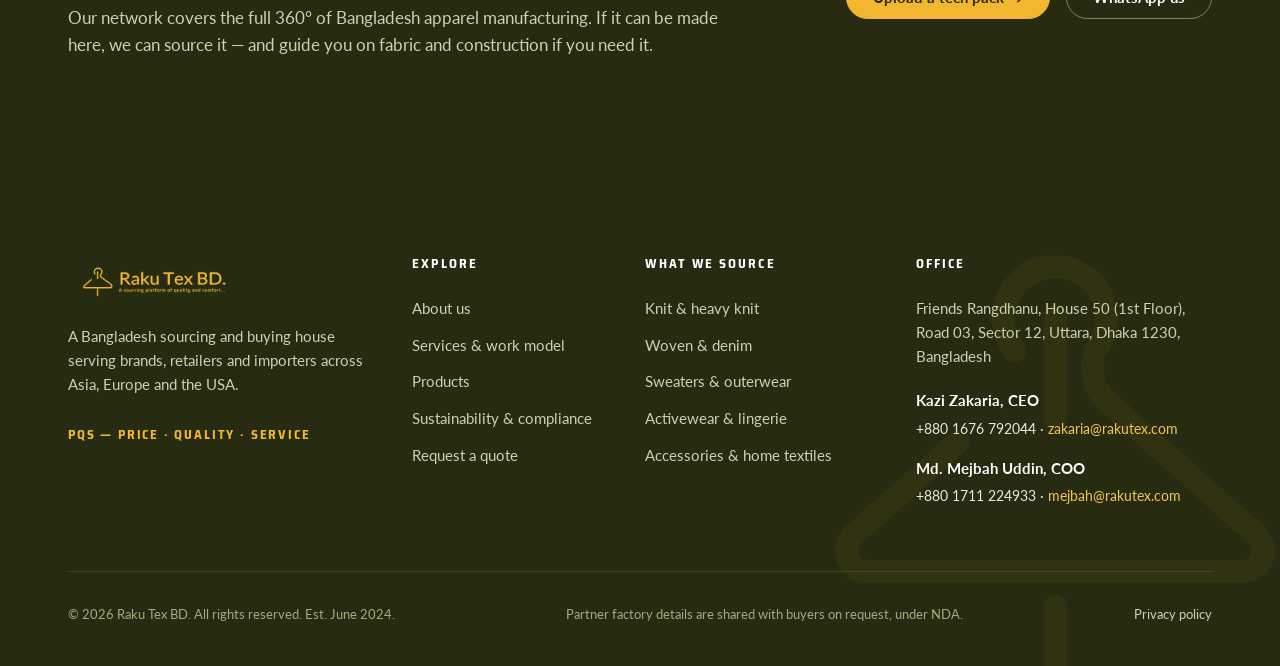
<file: products.html>
<!DOCTYPE html>
<html lang="en">
<head>
  <meta charset="UTF-8">
  <meta name="viewport" content="width=device-width, initial-scale=1.0">
  <title>Products Catalogue — Raku Tex BD. | Knit, Woven, Sweater & Accessories</title>
  <meta name="description" content="Explore our 10 apparel manufacturing categories in Bangladesh — knitwear, heavy knit, activewear, woven, denim, outerwear, sweaters, lingerie, accessories and home textiles.">
  
  <link rel="stylesheet" href="assets/css/tokens.css">
  <link rel="stylesheet" href="assets/css/base.css">
  <link rel="stylesheet" href="assets/css/layout.css">
  <link rel="stylesheet" href="assets/css/components.css">
  <link rel="stylesheet" href="assets/css/pages.css">
</head>
<body>

  <!-- Top Utility Bar -->
  <aside class="top-bar" aria-label="Quick contact information">
    <div class="container">
      <div class="top-bar-left">
        <span>📍 Sourcing & buying house · Uttara, Dhaka, Bangladesh</span>
      </div>
      <div class="top-bar-right">
        <a href="mailto:zakaria@rakutex.com" class="top-bar-link">✉ zakaria@rakutex.com</a>
        <a href="https://wa.me/8801676792044" target="_blank" rel="noopener noreferrer" class="top-bar-link top-bar-whatsapp">
          WhatsApp +880 1676 792044
        </a>
      </div>
    </div>
  </aside>

  <!-- Site Header -->
  <header class="site-header">
    <div class="container">
      <a href="index.html" class="site-logo" aria-label="Raku Tex BD. Home">
        <img src="assets/images/Rakutex-logo.png" alt="Raku Tex BD. — A sourcing platform of quality and comfort..." class="site-logo-img">
      </a>

      <nav class="main-nav" aria-label="Main Navigation">
        <a href="index.html" class="nav-link">Home</a>
        <a href="about.html" class="nav-link">About</a>
        <a href="services.html" class="nav-link">Services</a>
        <a href="products.html" class="nav-link active">Products</a>
        <a href="sustainability.html" class="nav-link">Sustainability</a>
        <a href="quote.html" class="nav-link">Contact</a>
      </nav>

      <a href="quote.html" class="header-cta-btn">Request a quote <span>→</span></a>
      <button class="mobile-nav-toggle" aria-label="Open mobile menu">
        <span></span><span></span><span></span>
      </button>
    </div>
  </header>

  <!-- Mobile Drawer -->
  <div class="drawer-backdrop"></div>
  <aside class="mobile-drawer" aria-label="Mobile Navigation">
    <div class="drawer-header">
      <a href="index.html">
        <img src="assets/images/Rakutex-logo.png" alt="Raku Tex BD." class="drawer-logo-img">
      </a>
      <button class="drawer-close" aria-label="Close mobile menu">&times;</button>
    </div>
    <nav class="drawer-nav">
      <a href="index.html">Home</a>
      <a href="about.html">About</a>
      <a href="services.html">Services</a>
      <a href="products.html" class="active">Products</a>
      <a href="sustainability.html">Sustainability</a>
      <a href="quote.html">Contact & Request a quote</a>
    </nav>
    <div class="drawer-footer">
      <a href="quote.html" class="btn btn-gold" style="width: 100%;">Request a quote →</a>
      <a href="https://wa.me/8801676792044" target="_blank" rel="noopener noreferrer" class="btn btn-outline-white" style="width: 100%;">Chat on WhatsApp</a>
    </div>
  </aside>

  <main>
    <!-- INNER HERO -->
    <section class="inner-page-hero">
      <div class="container">
        <nav class="breadcrumbs" aria-label="Breadcrumb">
          <a href="index.html">Home</a> <span>/</span> <span>Products</span>
        </nav>
        <span class="eyebrow eyebrow-gold">PRODUCT PORTFOLIO</span>
        <h1 class="inner-hero-title">
          All kinds of knit, woven and sweater — <span class="accent-gold">made to your specification.</span>
        </h1>
        <p class="inner-hero-lead">
          We don’t sell from a fixed catalogue. Every order starts from your design; these are the categories our 100+ partner factories produce every day.
        </p>
      </div>
    </section>

    <!-- CATALOGUE & FILTER SECTION (matching Design/catalogue.png) -->
    <section class="catalogue-section">
      <div class="container">
        <!-- Filter Controls & Search Bar -->
        <div class="catalogue-toolbar">
          <div class="catalogue-filter-group">
            <button class="catalogue-filter-btn product-filter-btn active" data-filter="all">All 10</button>
            <button class="catalogue-filter-btn product-filter-btn" data-filter="knit">Knit 3</button>
            <button class="catalogue-filter-btn product-filter-btn" data-filter="woven">Woven 3</button>
            <button class="catalogue-filter-btn product-filter-btn" data-filter="sweater">Sweater 1</button>
            <button class="catalogue-filter-btn product-filter-btn" data-filter="lifestyle">Lifestyle 3</button>
          </div>

          <div class="catalogue-search-wrap">
            <label for="product-search-input" class="catalogue-search-label">Search products</label>
            <input type="text" id="product-search-input" class="catalogue-search-input form-input" placeholder="e.g. hoodie, polo, towel" aria-label="Search product catalogue">
          </div>
        </div>

        <!-- Count indicator -->
        <div id="product-count-display" class="catalogue-count">
          Showing 10 of 10 categories
        </div>

        <!-- Product Cards Grid (3 columns desktop) -->
        <div class="catalogue-grid">
          <!-- 1. Knitwear -->
          <article class="catalogue-card product-card product-grid-item" data-category="knit" data-keywords="t-shirt polo tank tops leggings sleepwear single jersey pique rib interlock slub">
            <div class="catalogue-card-media">
              <span class="catalogue-card-badge">KNIT</span>
              <span class="catalogue-card-slot-label">Photo slot</span>
              <div class="catalogue-card-illustration">
                <img src="assets/images/categories/knitwear.png" alt="Knitwear illustration" class="catalogue-card-img" width="88" height="88" loading="lazy">
              </div>
            </div>
            <div class="catalogue-card-body">
              <h3 class="catalogue-card-title product-card-title">Knitwear</h3>
              <div class="catalogue-tags">
                <span class="catalogue-tag-pill">T-shirts</span>
                <span class="catalogue-tag-pill">Polo shirts</span>
                <span class="catalogue-tag-pill">Tank tops</span>
                <span class="catalogue-tag-pill">Leggings</span>
                <span class="catalogue-tag-pill">Sleepwear</span>
              </div>
              <p class="catalogue-fabric-meta">
                <strong>Typical fabrics:</strong> single jersey, piqué, rib, interlock, slub
              </p>
            </div>
            <div class="catalogue-card-footer">
              <a href="category-knitwear.html" class="catalogue-details-link">Details <span>→</span></a>
              <a href="quote.html" class="catalogue-inquire-btn">Inquire →</a>
            </div>
          </article>

          <!-- 2. Heavy knit -->
          <article class="catalogue-card product-card product-grid-item" data-category="knit" data-keywords="hoodies sweatshirts joggers zip-throughs fleece french terry brushed back waffle">
            <div class="catalogue-card-media">
              <span class="catalogue-card-badge">KNIT</span>
              <span class="catalogue-card-slot-label">Photo slot</span>
              <div class="catalogue-card-illustration">
                <img src="assets/images/categories/heavy-knit.png" alt="Heavy knit illustration" class="catalogue-card-img" width="88" height="88" loading="lazy">
              </div>
            </div>
            <div class="catalogue-card-body">
              <h3 class="catalogue-card-title product-card-title">Heavy knit</h3>
              <div class="catalogue-tags">
                <span class="catalogue-tag-pill">Hoodies</span>
                <span class="catalogue-tag-pill">Sweatshirts</span>
                <span class="catalogue-tag-pill">Joggers</span>
                <span class="catalogue-tag-pill">Zip-throughs</span>
              </div>
              <p class="catalogue-fabric-meta">
                <strong>Typical fabrics:</strong> fleece, French terry, brushed back, waffle
              </p>
            </div>
            <div class="catalogue-card-footer">
              <a href="category-knitwear.html" class="catalogue-details-link">Details <span>→</span></a>
              <a href="quote.html" class="catalogue-inquire-btn">Inquire →</a>
            </div>
          </article>

          <!-- 3. Activewear -->
          <article class="catalogue-card product-card product-grid-item" data-category="knit" data-keywords="track suits sports tees leggings shorts poly-spandex mesh moisture-wicking">
            <div class="catalogue-card-media">
              <span class="catalogue-card-badge">KNIT</span>
              <span class="catalogue-card-slot-label">Photo slot</span>
              <div class="catalogue-card-illustration">
                <img src="assets/images/categories/activewear.png" alt="Activewear illustration" class="catalogue-card-img" width="88" height="88" loading="lazy">
              </div>
            </div>
            <div class="catalogue-card-body">
              <h3 class="catalogue-card-title product-card-title">Activewear</h3>
              <div class="catalogue-tags">
                <span class="catalogue-tag-pill">Track suits</span>
                <span class="catalogue-tag-pill">Sports tees</span>
                <span class="catalogue-tag-pill">Leggings</span>
                <span class="catalogue-tag-pill">Shorts</span>
              </div>
              <p class="catalogue-fabric-meta">
                <strong>Typical fabrics:</strong> poly-spandex, mesh, moisture-wicking knits
              </p>
            </div>
            <div class="catalogue-card-footer">
              <a href="category-knitwear.html" class="catalogue-details-link">Details <span>→</span></a>
              <a href="quote.html" class="catalogue-inquire-btn">Inquire →</a>
            </div>
          </article>

          <!-- 4. Woven -->
          <article class="catalogue-card product-card product-grid-item" data-category="woven" data-keywords="formal casual shirts trousers chinos dresses poplin oxford twill linen viscose">
            <div class="catalogue-card-media">
              <span class="catalogue-card-badge">WOVEN</span>
              <span class="catalogue-card-slot-label">Photo slot</span>
              <div class="catalogue-card-illustration">
                <img src="assets/images/categories/woven.png" alt="Woven illustration" class="catalogue-card-img" width="88" height="88" loading="lazy">
              </div>
            </div>
            <div class="catalogue-card-body">
              <h3 class="catalogue-card-title product-card-title">Woven</h3>
              <div class="catalogue-tags">
                <span class="catalogue-tag-pill">Formal shirts</span>
                <span class="catalogue-tag-pill">Casual shirts</span>
                <span class="catalogue-tag-pill">Trousers</span>
                <span class="catalogue-tag-pill">Chinos</span>
                <span class="catalogue-tag-pill">Dresses</span>
              </div>
              <p class="catalogue-fabric-meta">
                <strong>Typical fabrics:</strong> poplin, oxford, twill, linen, viscose
              </p>
            </div>
            <div class="catalogue-card-footer">
              <a href="category-knitwear.html" class="catalogue-details-link">Details <span>→</span></a>
              <a href="quote.html" class="catalogue-inquire-btn">Inquire →</a>
            </div>
          </article>

          <!-- 5. Denim -->
          <article class="catalogue-card product-card product-grid-item" data-category="woven" data-keywords="jeans jackets shirts skirts shorts rigid stretch washed finishes">
            <div class="catalogue-card-media">
              <span class="catalogue-card-badge">WOVEN</span>
              <span class="catalogue-card-slot-label">Photo slot</span>
              <div class="catalogue-card-illustration">
                <img src="assets/images/categories/denim.png" alt="Denim illustration" class="catalogue-card-img" width="88" height="88" loading="lazy">
              </div>
            </div>
            <div class="catalogue-card-body">
              <h3 class="catalogue-card-title product-card-title">Denim</h3>
              <div class="catalogue-tags">
                <span class="catalogue-tag-pill">Jeans</span>
                <span class="catalogue-tag-pill">Jackets</span>
                <span class="catalogue-tag-pill">Shirts</span>
                <span class="catalogue-tag-pill">Skirts</span>
                <span class="catalogue-tag-pill">Shorts</span>
              </div>
              <p class="catalogue-fabric-meta">
                <strong>Typical fabrics:</strong> rigid and stretch denim, washed finishes
              </p>
            </div>
            <div class="catalogue-card-footer">
              <a href="category-knitwear.html" class="catalogue-details-link">Details <span>→</span></a>
              <a href="quote.html" class="catalogue-inquire-btn">Inquire →</a>
            </div>
          </article>

          <!-- 6. Outerwear -->
          <article class="catalogue-card product-card product-grid-item" data-category="woven" data-keywords="jackets coats parkas gilets windbreakers nylon polyester cotton twill padded quilted">
            <div class="catalogue-card-media">
              <span class="catalogue-card-badge">WOVEN</span>
              <span class="catalogue-card-slot-label">Photo slot</span>
              <div class="catalogue-card-illustration">
                <img src="assets/images/categories/outerwear.png" alt="Outerwear illustration" class="catalogue-card-img" width="88" height="88" loading="lazy">
              </div>
            </div>
            <div class="catalogue-card-body">
              <h3 class="catalogue-card-title product-card-title">Outerwear</h3>
              <div class="catalogue-tags">
                <span class="catalogue-tag-pill">Jackets</span>
                <span class="catalogue-tag-pill">Coats</span>
                <span class="catalogue-tag-pill">Parkas</span>
                <span class="catalogue-tag-pill">Gilets</span>
                <span class="catalogue-tag-pill">Windbreakers</span>
              </div>
              <p class="catalogue-fabric-meta">
                <strong>Typical fabrics:</strong> nylon, polyester, cotton twill, padded and quilted
              </p>
            </div>
            <div class="catalogue-card-footer">
              <a href="category-knitwear.html" class="catalogue-details-link">Details <span>→</span></a>
              <a href="quote.html" class="catalogue-inquire-btn">Inquire →</a>
            </div>
          </article>

          <!-- 7. Sweaters -->
          <article class="catalogue-card product-card product-grid-item" data-category="sweater" data-keywords="pullovers cardigans vests knit dresses cotton acrylic wool-blend yarns flat knit">
            <div class="catalogue-card-media">
              <span class="catalogue-card-badge">SWEATER</span>
              <span class="catalogue-card-slot-label">Photo slot</span>
              <div class="catalogue-card-illustration">
                <img src="assets/images/categories/sweaters.png" alt="Sweaters illustration" class="catalogue-card-img" width="88" height="88" loading="lazy">
              </div>
            </div>
            <div class="catalogue-card-body">
              <h3 class="catalogue-card-title product-card-title">Sweaters</h3>
              <div class="catalogue-tags">
                <span class="catalogue-tag-pill">Pullovers</span>
                <span class="catalogue-tag-pill">Cardigans</span>
                <span class="catalogue-tag-pill">Vests</span>
                <span class="catalogue-tag-pill">Knit dresses</span>
              </div>
              <p class="catalogue-fabric-meta">
                <strong>Typical fabrics:</strong> cotton, acrylic and wool-blend yarns, fine to chunky gauges
              </p>
            </div>
            <div class="catalogue-card-footer">
              <a href="category-knitwear.html" class="catalogue-details-link">Details <span>→</span></a>
              <a href="quote.html" class="catalogue-inquire-btn">Inquire →</a>
            </div>
          </article>

          <!-- 8. Lingerie -->
          <article class="catalogue-card product-card product-grid-item" data-category="lifestyle" data-keywords="bras briefs boxers loungewear cotton-spandex lace microfibre">
            <div class="catalogue-card-media">
              <span class="catalogue-card-badge">LIFESTYLE</span>
              <span class="catalogue-card-slot-label">Photo slot</span>
              <div class="catalogue-card-illustration">
                <img src="assets/images/categories/lingerie.png" alt="Lingerie illustration" class="catalogue-card-img" width="88" height="88" loading="lazy">
              </div>
            </div>
            <div class="catalogue-card-body">
              <h3 class="catalogue-card-title product-card-title">Lingerie</h3>
              <div class="catalogue-tags">
                <span class="catalogue-tag-pill">Bras</span>
                <span class="catalogue-tag-pill">Briefs</span>
                <span class="catalogue-tag-pill">Boxers</span>
                <span class="catalogue-tag-pill">Loungewear</span>
              </div>
              <p class="catalogue-fabric-meta">
                <strong>Typical fabrics:</strong> cotton-spandex, lace, microfibre
              </p>
            </div>
            <div class="catalogue-card-footer">
              <a href="category-knitwear.html" class="catalogue-details-link">Details <span>→</span></a>
              <a href="quote.html" class="catalogue-inquire-btn">Inquire →</a>
            </div>
          </article>

          <!-- 9. Accessories -->
          <article class="catalogue-card product-card product-grid-item" data-category="lifestyle" data-keywords="tote bags denim bags belts pouches canvas denim woven fabrics">
            <div class="catalogue-card-media">
              <span class="catalogue-card-badge">LIFESTYLE</span>
              <span class="catalogue-card-slot-label">Photo slot</span>
              <div class="catalogue-card-illustration">
                <img src="assets/images/categories/accessories.png" alt="Accessories illustration" class="catalogue-card-img" width="88" height="88" loading="lazy">
              </div>
            </div>
            <div class="catalogue-card-body">
              <h3 class="catalogue-card-title product-card-title">Accessories</h3>
              <div class="catalogue-tags">
                <span class="catalogue-tag-pill">Tote bags</span>
                <span class="catalogue-tag-pill">Denim bags</span>
                <span class="catalogue-tag-pill">Belts</span>
                <span class="catalogue-tag-pill">Pouches</span>
              </div>
              <p class="catalogue-fabric-meta">
                <strong>Typical fabrics:</strong> canvas, denim, woven fabrics
              </p>
            </div>
            <div class="catalogue-card-footer">
              <a href="category-knitwear.html" class="catalogue-details-link">Details <span>→</span></a>
              <a href="quote.html" class="catalogue-inquire-btn">Inquire →</a>
            </div>
          </article>

          <!-- 10. Home textiles -->
          <article class="catalogue-card product-card product-grid-item" data-category="lifestyle" data-keywords="towels bed linen kitchen textiles cushion covers terry cotton percale linen">
            <div class="catalogue-card-media">
              <span class="catalogue-card-badge">LIFESTYLE</span>
              <span class="catalogue-card-slot-label">Photo slot</span>
              <div class="catalogue-card-illustration">
                <img src="assets/images/categories/home-textiles.png" alt="Home textiles illustration" class="catalogue-card-img" width="88" height="88" loading="lazy">
              </div>
            </div>
            <div class="catalogue-card-body">
              <h3 class="catalogue-card-title product-card-title">Home textiles</h3>
              <div class="catalogue-tags">
                <span class="catalogue-tag-pill">Towels</span>
                <span class="catalogue-tag-pill">Bed linen</span>
                <span class="catalogue-tag-pill">Kitchen textiles</span>
                <span class="catalogue-tag-pill">Cushion covers</span>
              </div>
              <p class="catalogue-fabric-meta">
                <strong>Typical fabrics:</strong> terry, cotton percale, linen
              </p>
            </div>
            <div class="catalogue-card-footer">
              <a href="category-knitwear.html" class="catalogue-details-link">Details <span>→</span></a>
              <a href="quote.html" class="catalogue-inquire-btn">Inquire →</a>
            </div>
          </article>
        </div>
      </div>
    </section>
      </div>
    </section>

    <!-- DON'T SEE YOUR PRODUCT CALLOUT -->
    <section class="section-pad" style="background-color: var(--rt-surface-deep); color: var(--rt-white);">
      <div class="container">
        <div class="flex items-center justify-between" style="gap: 40px; flex-wrap: wrap;">
          <div style="max-width: 680px;">
            <h2 style="color: var(--rt-white); margin-bottom: 16px;">
              Don’t see your product? <span class="accent-gold">Ask anyway.</span>
            </h2>
            <p style="font-size: 1.0625rem; color: var(--rt-olive-200); line-height: 1.6;">
              Our network covers the full 360° of Bangladesh apparel manufacturing. If it can be made here, we can source it — and guide you on fabric and construction if you need it.
            </p>
          </div>
          <div class="flex gap-4" style="flex-wrap: wrap;">
            <a href="quote.html" class="btn btn-gold">Upload a tech pack →</a>
            <a href="https://wa.me/8801676792044" target="_blank" rel="noopener noreferrer" class="btn btn-outline-white">WhatsApp us</a>
          </div>
        </div>
      </div>
    </section>
  </main>

  <!-- Site Footer -->
  <footer class="site-footer">
    <svg class="footer-watermark" viewBox="0 0 48 48" fill="none" stroke="currentColor" stroke-width="2" stroke-linecap="round" stroke-linejoin="round" aria-hidden="true">
      <path d="M20.5 13.5A4.5 4.5 0 1 1 27.5 13.5C27 15.2 27.3 16.8 28.5 17.9L41.5 29.5C42.8 30.7 42.2 32.8 40.2 32.8H7.8C5.8 32.8 5.2 30.7 6.5 29.5L15.5 21.5" />
      <path d="M24 10.5V19.5" />
      <path d="M24 35.8V43" />
    </svg>
    <!-- Desktop Footer Wrap -->
    <div class="container footer-desktop-wrap">
      <div class="footer-grid">
        <div>
          <a href="index.html" class="site-logo" aria-label="Raku Tex BD. Home">
            <img src="assets/images/footer-logo.png" alt="Raku Tex BD." class="footer-logo-img">
          </a>
          <p class="footer-brand-p">A Bangladesh sourcing and buying house serving brands, retailers and importers across Asia, Europe and the USA.</p>
          <span class="footer-pqs-pill">PQS — PRICE · QUALITY · SERVICE</span>
        </div>
        <div>
          <h4 class="footer-col-title">EXPLORE</h4>
          <div class="footer-links">
            <a href="about.html">About us</a>
            <a href="services.html">Services & work model</a>
            <a href="products.html">Products</a>
            <a href="sustainability.html">Sustainability & compliance</a>
            <a href="quote.html">Request a quote</a>
          </div>
        </div>
        <div>
          <h4 class="footer-col-title">WHAT WE SOURCE</h4>
          <div class="footer-links">
            <a href="category-knitwear.html">Knit & heavy knit</a>
            <a href="products.html">Woven & denim</a>
            <a href="products.html">Sweaters & outerwear</a>
            <a href="products.html">Activewear & lingerie</a>
            <a href="products.html">Accessories & home textiles</a>
          </div>
        </div>
        <div>
          <h4 class="footer-col-title">OFFICE</h4>
          <p class="footer-office-address">
            Friends Rangdhanu, House 50 (1st Floor),<br>
            Road 03, Sector 12, Uttara, Dhaka 1230,<br>
            Bangladesh
          </p>
          <div class="footer-contact-person">
            <span class="footer-contact-name">Kazi Zakaria, CEO</span>
            <div class="footer-contact-info">+880 1676 792044 · <a href="mailto:zakaria@rakutex.com">zakaria@rakutex.com</a></div>
          </div>
          <div class="footer-contact-person">
            <span class="footer-contact-name">Md. Mejbah Uddin, COO</span>
            <div class="footer-contact-info">+880 1711 224933 · <a href="mailto:mejbah@rakutex.com">mejbah@rakutex.com</a></div>
          </div>
        </div>
      </div>
      <div class="footer-bottom">
        <div>© 2026 Raku Tex BD. All rights reserved. Est. June 2024.</div>
        <div>Partner factory details are shared with buyers on request, under NDA.</div>
        <div><a href="privacy-policy.html">Privacy policy</a></div>
      </div>
    </div>

    <!-- Mobile Footer Wrap (matching Design/mobile-footer.png) -->
    <div class="container footer-mobile-wrap">
      <a href="index.html" class="footer-mobile-logo" aria-label="Raku Tex BD. Home">
        <img src="assets/images/footer-logo.png" alt="Raku Tex BD." class="footer-logo-img">
      </a>

      <p class="footer-mobile-address">
        Friends Rangdhanu, House 50 (1st Floor), Road 03, Sector 12, Uttara, Dhaka 1230
      </p>

      <div class="footer-mobile-emails">
        <a href="mailto:zakaria@rakutex.com" class="footer-mobile-email">zakaria@rakutex.com</a>
        <a href="mailto:mejbah@rakutex.com" class="footer-mobile-email">mejbah@rakutex.com</a>
      </div>

      <div class="footer-mobile-nav">
        <div class="footer-mobile-nav-col">
          <a href="about.html">About</a>
          <a href="products.html">Products</a>
        </div>
        <div class="footer-mobile-nav-col">
          <a href="services.html">Services</a>
          <a href="sustainability.html">Sustainability</a>
        </div>
      </div>

      <div class="footer-mobile-bottom">
        © 2026 Raku Tex BD. All rights reserved.
      </div>
    </div>
  </footer>

  <a href="https://wa.me/8801676792044" target="_blank" rel="noopener noreferrer" class="floating-whatsapp" aria-label="Chat with CEO on WhatsApp">
    <svg viewBox="0 0 24 24" width="30" height="30" fill="currentColor" aria-hidden="true">
      <path fill-rule="evenodd" clip-rule="evenodd" d="M12.04 2C6.58 2 2.13 6.45 2.13 11.91C2.13 13.66 2.59 15.36 3.45 16.86L2.05 22L7.3 20.62C8.75 21.41 10.38 21.83 12.04 21.83C17.5 21.83 21.95 17.38 21.95 11.92C21.95 9.27 20.92 6.78 19.05 4.91C17.18 3.03 14.69 2 12.04 2ZM12.05 3.67C14.25 3.67 16.33 4.53 17.87 6.08C19.42 7.62 20.28 9.7 20.28 11.92C20.28 16.46 16.59 20.15 12.04 20.15C10.56 20.15 9.11 19.76 7.85 19L7.55 18.83L4.43 19.65L5.26 16.57L5.06 16.25C4.24 14.93 3.81 13.43 3.81 11.91C3.81 7.37 7.5 3.67 12.05 3.67M8.53 7.33C8.37 7.33 8.1 7.39 7.87 7.64C7.65 7.89 7 8.5 7 9.71C7 10.93 7.89 12.1 8.01 12.26C8.13 12.43 9.72 14.93 12.18 16.01C14.11 16.86 14.5 16.69 14.92 16.65C15.34 16.61 16.27 16.1 16.46 15.56C16.65 15.03 16.65 14.58 16.59 14.5C16.53 14.41 16.39 14.36 16.17 14.25C15.95 14.14 14.86 13.6 14.65 13.52C14.44 13.44 14.29 13.4 14.14 13.62C13.99 13.84 13.57 14.33 13.44 14.49C13.31 14.65 13.18 14.67 12.96 14.56C12.74 14.45 12.03 14.21 11.2 13.46C10.54 12.87 10.09 12.14 9.96 11.92C9.83 11.7 9.95 11.58 10.06 11.47C10.16 11.37 10.29 11.2 10.42 11.03C10.55 10.87 10.59 10.75 10.68 10.57C10.76 10.4 10.72 10.25 10.65 10.14C10.58 10.03 10.04 8.7 9.81 8.16C9.59 7.63 9.37 7.7 9.21 7.7C9.07 7.7 8.93 7.7 8.79 7.7C8.65 7.7 8.42 7.75 8.53 7.33Z"/>
    </svg>
  </a>

  <script src="assets/js/main.js"></script>
  <script src="assets/js/filter.js"></script>
</body>
</html>
</file>
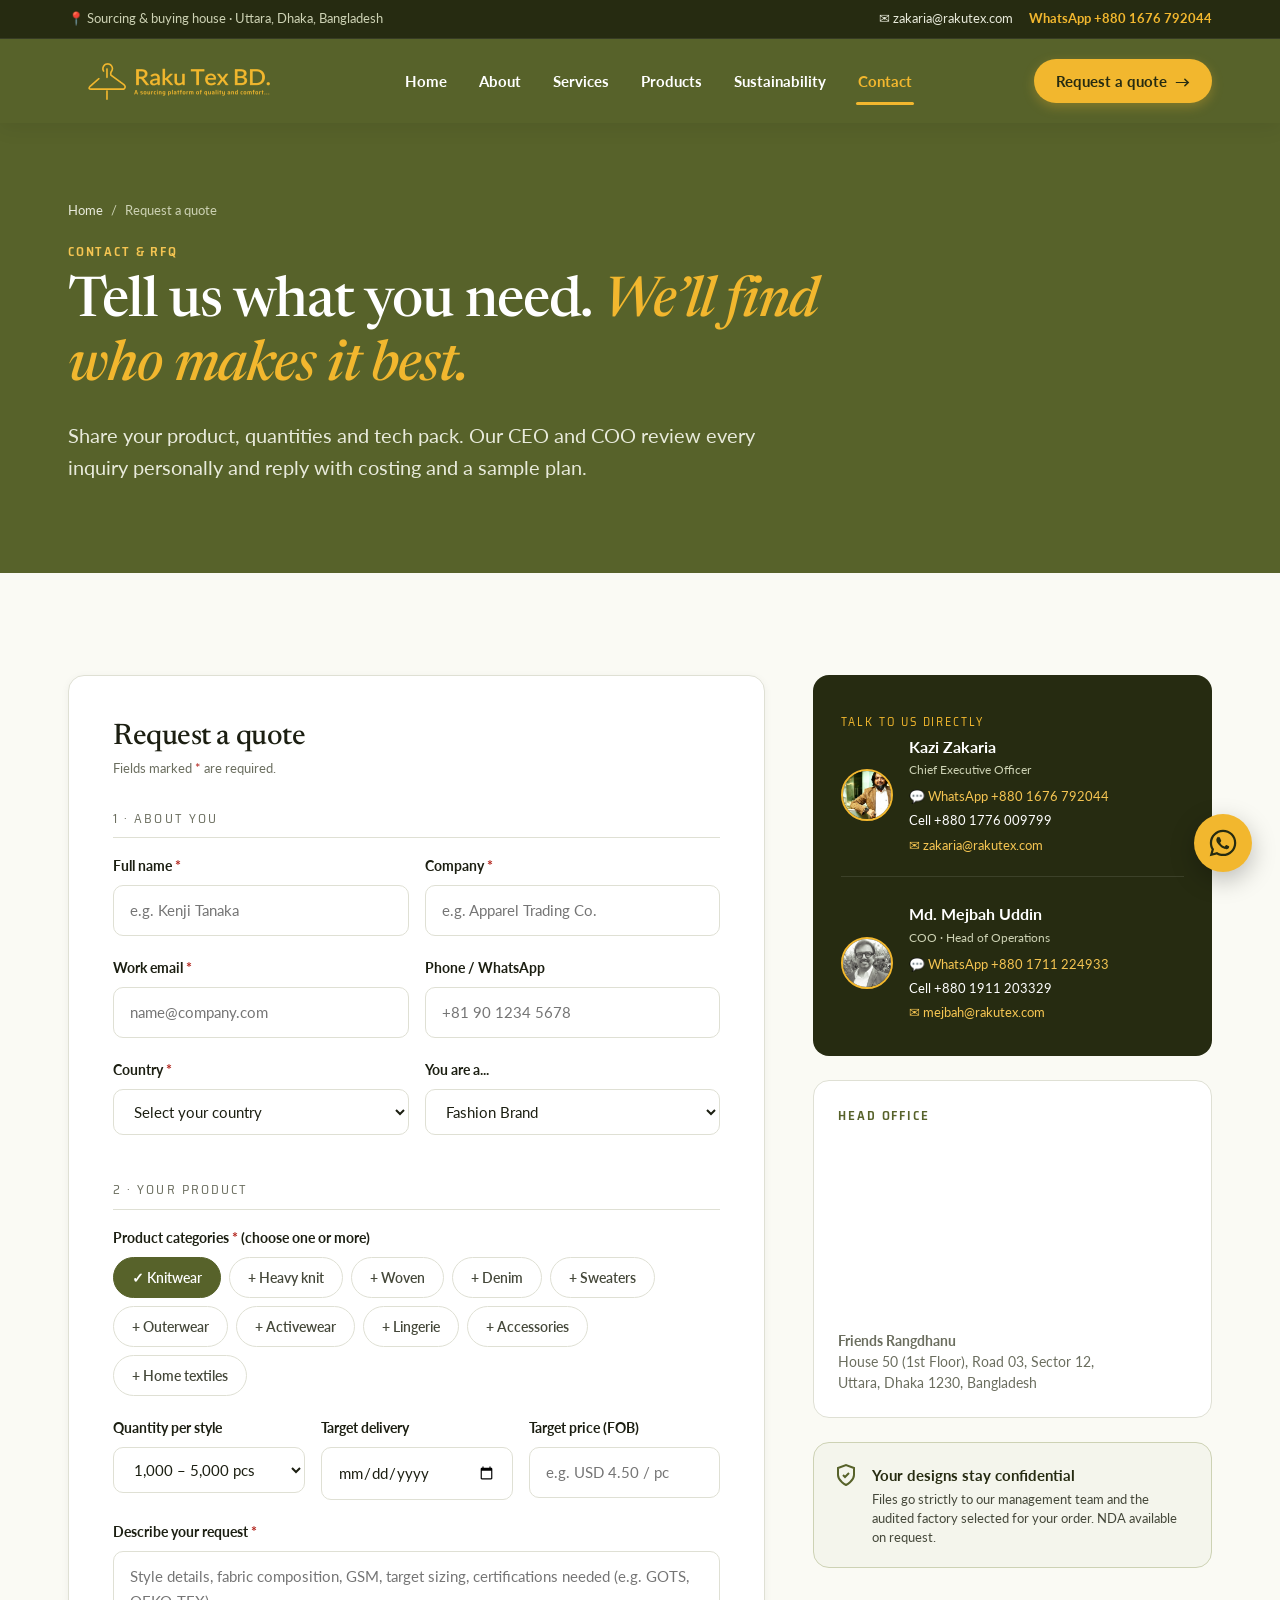
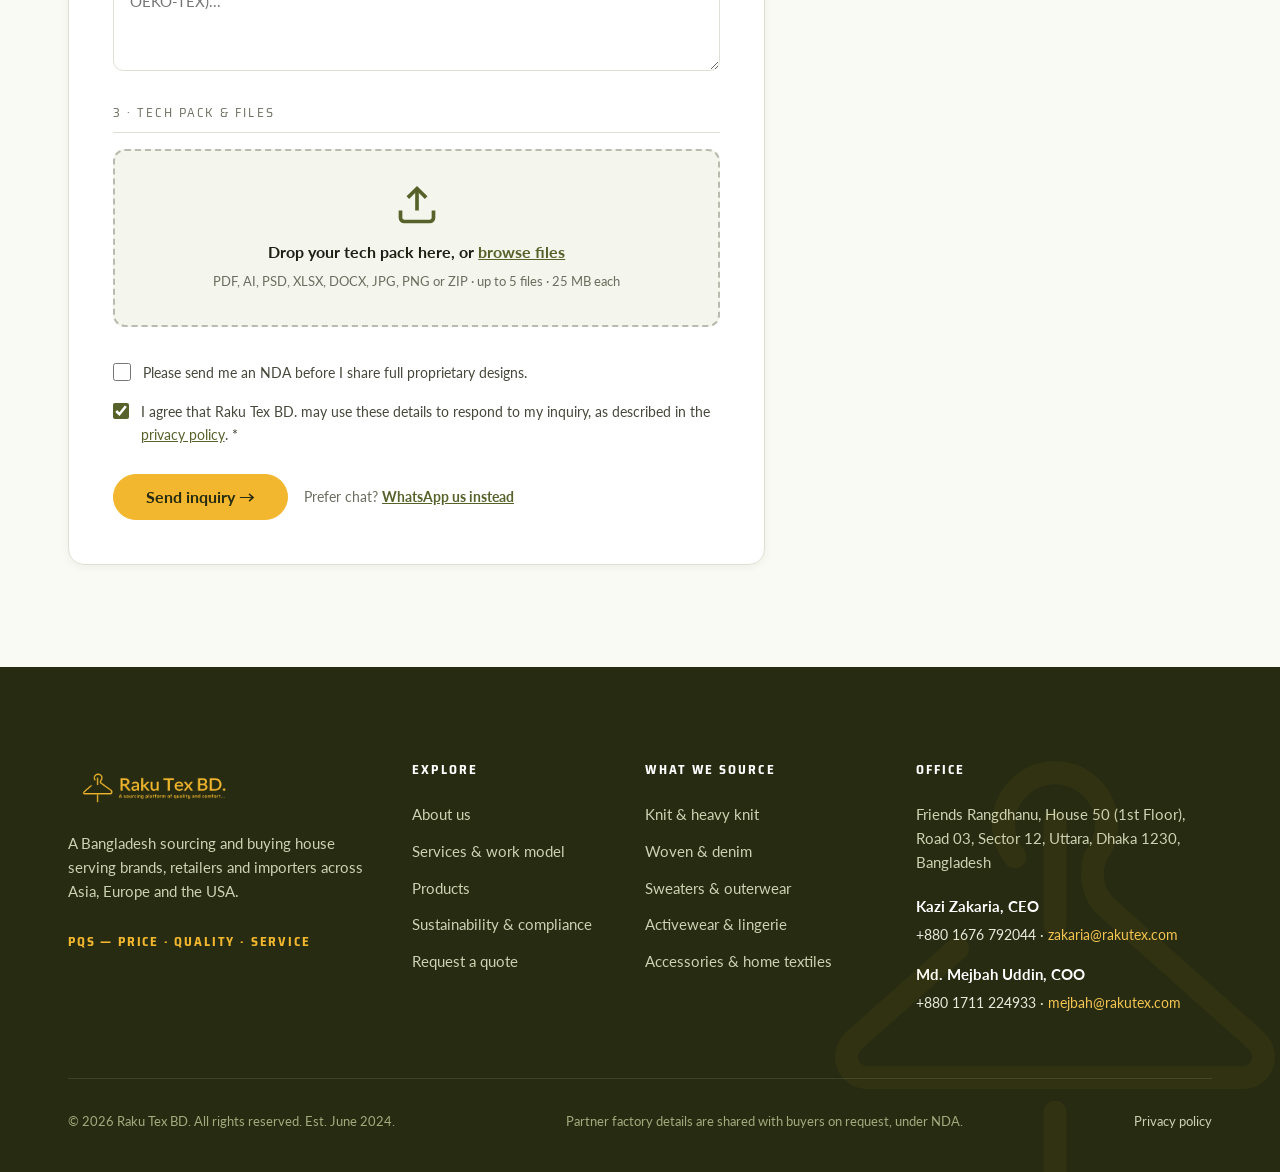
<file: quote.html>
<!DOCTYPE html>
<html lang="en">
<head>
  <meta charset="UTF-8">
  <meta name="viewport" content="width=device-width, initial-scale=1.0">
  <title>Request a Quote & Contact — Raku Tex BD. | Dhaka, Bangladesh</title>
  <meta name="description" content="Submit your apparel sourcing inquiry, tech pack and target costing to Raku Tex BD. Directly reviewed by our CEO & COO.">
  
  <link rel="stylesheet" href="assets/css/tokens.css">
  <link rel="stylesheet" href="assets/css/base.css">
  <link rel="stylesheet" href="assets/css/layout.css">
  <link rel="stylesheet" href="assets/css/components.css">
  <link rel="stylesheet" href="assets/css/pages.css">
</head>
<body>

  <!-- Top Utility Bar -->
  <aside class="top-bar" aria-label="Quick contact information">
    <div class="container">
      <div class="top-bar-left">
        <span>📍 Sourcing & buying house · Uttara, Dhaka, Bangladesh</span>
      </div>
      <div class="top-bar-right">
        <a href="mailto:zakaria@rakutex.com" class="top-bar-link">✉ zakaria@rakutex.com</a>
        <a href="https://wa.me/8801676792044" target="_blank" rel="noopener noreferrer" class="top-bar-link top-bar-whatsapp">
          WhatsApp +880 1676 792044
        </a>
      </div>
    </div>
  </aside>

  <!-- Site Header -->
  <header class="site-header">
    <div class="container">
      <a href="index.html" class="site-logo" aria-label="Raku Tex BD. Home">
        <img src="assets/images/Rakutex-logo.png" alt="Raku Tex BD. — A sourcing platform of quality and comfort..." class="site-logo-img">
      </a>

      <nav class="main-nav" aria-label="Main Navigation">
        <a href="index.html" class="nav-link">Home</a>
        <a href="about.html" class="nav-link">About</a>
        <a href="services.html" class="nav-link">Services</a>
        <a href="products.html" class="nav-link">Products</a>
        <a href="sustainability.html" class="nav-link">Sustainability</a>
        <a href="quote.html" class="nav-link active">Contact</a>
      </nav>

      <a href="quote.html" class="header-cta-btn">Request a quote <span>→</span></a>
      <button class="mobile-nav-toggle" aria-label="Open mobile menu">
        <span></span><span></span><span></span>
      </button>
    </div>
  </header>

  <!-- Mobile Drawer -->
  <div class="drawer-backdrop"></div>
  <aside class="mobile-drawer" aria-label="Mobile Navigation">
    <div class="drawer-header">
      <a href="index.html">
        <img src="assets/images/Rakutex-logo.png" alt="Raku Tex BD." class="drawer-logo-img">
      </a>
      <button class="drawer-close" aria-label="Close mobile menu">&times;</button>
    </div>
    <nav class="drawer-nav">
      <a href="index.html">Home</a>
      <a href="about.html">About</a>
      <a href="services.html">Services</a>
      <a href="products.html">Products</a>
      <a href="sustainability.html">Sustainability</a>
      <a href="quote.html" class="active">Contact & Request a quote</a>
    </nav>
    <div class="drawer-footer">
      <a href="quote.html" class="btn btn-gold" style="width: 100%;">Request a quote →</a>
      <a href="https://wa.me/8801676792044" target="_blank" rel="noopener noreferrer" class="btn btn-outline-white" style="width: 100%;">Chat on WhatsApp</a>
    </div>
  </aside>

  <main>
    <!-- INNER HERO -->
    <section class="inner-page-hero">
      <div class="container">
        <nav class="breadcrumbs" aria-label="Breadcrumb">
          <a href="index.html">Home</a> <span>/</span> <span>Request a quote</span>
        </nav>
        <span class="eyebrow eyebrow-gold">CONTACT & RFQ</span>
        <h1 class="inner-hero-title">
          Tell us what you need. <span class="accent-gold">We’ll find who makes it best.</span>
        </h1>
        <p class="inner-hero-lead">
          Share your product, quantities and tech pack. Our CEO and COO review every inquiry personally and reply with costing and a sample plan.
        </p>
      </div>
    </section>

    <!-- RFQ FORM & SIDEBAR -->
    <section class="section-pad" style="background-color: var(--rt-paper);">
      <div class="container">
        <div class="rfq-layout-grid">
          
          <!-- LEFT: RFQ FORM -->
          <div class="rfq-form-card">
            <h2 style="font-size: 1.85rem; margin-bottom: 4px;">Request a quote</h2>
            <p style="font-size: 0.8125rem; color: var(--rt-stone-500); margin-bottom: 28px;">
              Fields marked <span style="color: var(--rt-error);">*</span> are required.
            </p>

            <form id="rfq-form">
              <!-- SECTION 1: ABOUT YOU -->
              <div class="form-section-title">1 · ABOUT YOU</div>
              
              <div class="grid" style="grid-template-columns: repeat(auto-fit, minmax(220px, 1fr)); gap: 16px;">
                <div class="form-group">
                  <label class="form-label">Full name <span class="req-star">*</span></label>
                  <input type="text" name="full_name" class="form-input" placeholder="e.g. Kenji Tanaka" required>
                </div>
                <div class="form-group">
                  <label class="form-label">Company <span class="req-star">*</span></label>
                  <input type="text" name="company" class="form-input" placeholder="e.g. Apparel Trading Co." required>
                </div>
              </div>

              <div class="grid" style="grid-template-columns: repeat(auto-fit, minmax(220px, 1fr)); gap: 16px;">
                <div class="form-group">
                  <label class="form-label">Work email <span class="req-star">*</span></label>
                  <input type="email" name="work_email" class="form-input" placeholder="name@company.com" required>
                </div>
                <div class="form-group">
                  <label class="form-label">Phone / WhatsApp</label>
                  <input type="tel" name="phone" class="form-input" placeholder="+81 90 1234 5678">
                </div>
              </div>

              <div class="grid" style="grid-template-columns: repeat(auto-fit, minmax(220px, 1fr)); gap: 16px;">
                <div class="form-group">
                  <label class="form-label">Country <span class="req-star">*</span></label>
                  <select name="country" class="form-select" required>
                    <option value="" disabled selected>Select your country</option>
                    <option value="Japan">Japan (日本)</option>
                    <option value="South Korea">South Korea (대한민국)</option>
                    <option value="United Kingdom">United Kingdom</option>
                    <option value="United States">United States</option>
                    <option value="Germany">Germany</option>
                    <option value="France">France</option>
                    <option value="Denmark">Denmark</option>
                    <option value="Netherlands">Netherlands</option>
                    <option value="Australia">Australia</option>
                    <option value="Hong Kong">Hong Kong</option>
                    <option value="Mexico">Mexico</option>
                    <option value="UAE">United Arab Emirates</option>
                    <option value="Other">Other country</option>
                  </select>
                </div>
                <div class="form-group">
                  <label class="form-label">You are a...</label>
                  <select name="buyer_role" class="form-select">
                    <option value="Brand">Fashion Brand</option>
                    <option value="Retailer">Retailer / Chain</option>
                    <option value="Importer">Importer</option>
                    <option value="Wholesaler">Wholesaler</option>
                    <option value="Other">Other / Startup</option>
                  </select>
                </div>
              </div>

              <!-- SECTION 2: YOUR PRODUCT -->
              <div class="form-section-title" style="margin-top: 24px;">2 · YOUR PRODUCT</div>
              
              <div class="form-group">
                <label class="form-label">Product categories <span class="req-star">*</span> (choose one or more)</label>
                <div class="chips-group" id="categories-chips-container">
                  <span class="toggle-chip selected" data-value="Knitwear">✓ Knitwear</span>
                  <span class="toggle-chip" data-value="Heavy knit">+ Heavy knit</span>
                  <span class="toggle-chip" data-value="Woven">+ Woven</span>
                  <span class="toggle-chip" data-value="Denim">+ Denim</span>
                  <span class="toggle-chip" data-value="Sweaters">+ Sweaters</span>
                  <span class="toggle-chip" data-value="Outerwear">+ Outerwear</span>
                  <span class="toggle-chip" data-value="Activewear">+ Activewear</span>
                  <span class="toggle-chip" data-value="Lingerie">+ Lingerie</span>
                  <span class="toggle-chip" data-value="Accessories">+ Accessories</span>
                  <span class="toggle-chip" data-value="Home textiles">+ Home textiles</span>
                </div>
                <input type="hidden" id="selected-categories-input" name="categories" value="Knitwear">
              </div>

              <div class="grid" style="grid-template-columns: repeat(auto-fit, minmax(180px, 1fr)); gap: 16px;">
                <div class="form-group">
                  <label class="form-label">Quantity per style</label>
                  <select name="quantity_per_style" class="form-select">
                    <option value="500-1000">500 – 1,000 pcs</option>
                    <option value="1000-5000" selected>1,000 – 5,000 pcs</option>
                    <option value="5000-20000">5,000 – 20,000 pcs</option>
                    <option value="20000+">20,000+ pcs</option>
                  </select>
                </div>
                <div class="form-group">
                  <label class="form-label">Target delivery</label>
                  <input type="date" name="target_delivery" class="form-input">
                </div>
                <div class="form-group">
                  <label class="form-label">Target price (FOB)</label>
                  <input type="text" name="target_price" class="form-input" placeholder="e.g. USD 4.50 / pc">
                </div>
              </div>

              <div class="form-group">
                <label class="form-label">Describe your request <span class="req-star">*</span></label>
                <textarea name="request_details" class="form-textarea" placeholder="Style details, fabric composition, GSM, target sizing, certifications needed (e.g. GOTS, OEKO-TEX)..." required></textarea>
              </div>

              <!-- SECTION 3: TECH PACK & FILES -->
              <div class="form-section-title" style="margin-top: 24px;">3 · TECH PACK & FILES</div>
              
              <div class="form-group">
                <div class="file-dropzone" id="techpack-dropzone">
                  <svg class="dropzone-icon" viewBox="0 0 24 24" fill="none" stroke="currentColor" stroke-width="2">
                    <path d="M21 15v4a2 2 0 0 1-2 2H5a2 2 0 0 1-2-2v-4"/>
                    <polyline points="17 8 12 3 7 8"/>
                    <line x1="12" y1="3" x2="12" y2="15"/>
                  </svg>
                  <div class="dropzone-title">Drop your tech pack here, or <span>browse files</span></div>
                  <div class="dropzone-subtitle">PDF, AI, PSD, XLSX, DOCX, JPG, PNG or ZIP · up to 5 files · 25 MB each</div>
                  <input type="file" id="techpack-file-input" style="display: none;" multiple accept=".pdf,.ai,.psd,.xlsx,.docx,.jpg,.jpeg,.png,.zip">
                </div>
                <div id="uploaded-files-list" class="uploaded-files-list"></div>
              </div>

              <label class="form-checkbox-row">
                <input type="checkbox" name="request_nda">
                <span>Please send me an NDA before I share full proprietary designs.</span>
              </label>

              <label class="form-checkbox-row">
                <input type="checkbox" name="consent_privacy" required checked>
                <span>I agree that Raku Tex BD. may use these details to respond to my inquiry, as described in the <a href="privacy-policy.html" target="_blank" style="text-decoration: underline; color: var(--rt-olive-500);">privacy policy</a>. <span class="req-star">*</span></span>
              </label>

              <div class="flex items-center gap-4" style="margin-top: 28px; flex-wrap: wrap;">
                <button type="submit" class="btn btn-gold" style="font-size: 1rem; padding: 14px 32px;">
                  Send inquiry →
                </button>
                <span style="font-size: 0.875rem; color: var(--rt-text-muted);">
                  Prefer chat? <a href="https://wa.me/8801676792044" target="_blank" rel="noopener noreferrer" style="color: var(--rt-olive-500); font-weight: 700; text-decoration: underline;">WhatsApp us instead</a>
                </span>
              </div>
            </form>
          </div>

          <!-- RIGHT: DIRECT SIDEBAR -->
          <div class="rfq-sidebar">
            <!-- Executive Direct Contacts -->
            <div class="sidebar-contact-card">
              <span class="sidebar-card-title">TALK TO US DIRECTLY</span>
              
              <!-- Kazi Zakaria -->
              <div class="sidebar-exec-item">
                <img src="assets/images/kazi-zakaria.png" alt="Kazi Zakaria" class="sidebar-exec-photo" width="347" height="435" loading="lazy">
                <div>
                  <div class="sidebar-exec-name">Kazi Zakaria</div>
                  <div class="sidebar-exec-role">Chief Executive Officer</div>
                  <div class="sidebar-exec-links">
                    <a href="https://wa.me/8801676792044" target="_blank" rel="noopener noreferrer">💬 WhatsApp +880 1676 792044</a>
                    <span>Cell +880 1776 009799</span>
                    <a href="mailto:zakaria@rakutex.com">✉ zakaria@rakutex.com</a>
                  </div>
                </div>
              </div>

              <!-- Md. Mejbah Uddin -->
              <div class="sidebar-exec-item">
                <img src="assets/images/mejbah-uddin.png" alt="Md. Mejbah Uddin" class="sidebar-exec-photo" width="348" height="429" loading="lazy">
                <div>
                  <div class="sidebar-exec-name">Md. Mejbah Uddin</div>
                  <div class="sidebar-exec-role">COO · Head of Operations</div>
                  <div class="sidebar-exec-links">
                    <a href="https://wa.me/8801711224933" target="_blank" rel="noopener noreferrer">💬 WhatsApp +880 1711 224933</a>
                    <span>Cell +880 1911 203329</span>
                    <a href="mailto:mejbah@rakutex.com">✉ mejbah@rakutex.com</a>
                  </div>
                </div>
              </div>
            </div>

            <!-- Head Office Location & Map -->
            <div class="map-placeholder-card">
              <span class="eyebrow eyebrow-olive">HEAD OFFICE</span>
              <iframe 
                class="map-embed-frame"
                title="Raku Tex BD Office Location"
                src="https://maps.google.com/maps?q=Uttara%20Sector%2012%20Dhaka%20Bangladesh&t=&z=13&ie=UTF8&iwloc=&output=embed" 
                loading="lazy">
              </iframe>
              <p style="font-size: 0.875rem; color: var(--rt-text-muted); line-height: 1.5;">
                <strong>Friends Rangdhanu</strong><br>
                House 50 (1st Floor), Road 03, Sector 12,<br>
                Uttara, Dhaka 1230, Bangladesh
              </p>
            </div>

            <!-- Confidentiality Guarantee -->
            <div class="confidentiality-badge-card">
              <svg viewBox="0 0 24 24" fill="none" stroke="currentColor" stroke-width="2">
                <path d="M12 22s8-4 8-10V5l-8-3-8 3v7c0 6 8 10 8 10z"/>
                <path d="M9 12l2 2 4-4"/>
              </svg>
              <div>
                <strong style="display: block; font-size: 0.9375rem; color: var(--rt-olive-900); margin-bottom: 2px;">
                  Your designs stay confidential
                </strong>
                <p>Files go strictly to our management team and the audited factory selected for your order. NDA available on request.</p>
              </div>
            </div>
          </div>

        </div>
      </div>
    </section>
  </main>

  <!-- Site Footer -->
  <footer class="site-footer">
    <svg class="footer-watermark" viewBox="0 0 48 48" fill="none" stroke="currentColor" stroke-width="2" stroke-linecap="round" stroke-linejoin="round" aria-hidden="true">
      <path d="M20.5 13.5A4.5 4.5 0 1 1 27.5 13.5C27 15.2 27.3 16.8 28.5 17.9L41.5 29.5C42.8 30.7 42.2 32.8 40.2 32.8H7.8C5.8 32.8 5.2 30.7 6.5 29.5L15.5 21.5" />
      <path d="M24 10.5V19.5" />
      <path d="M24 35.8V43" />
    </svg>
    <!-- Desktop Footer Wrap -->
    <div class="container footer-desktop-wrap">
      <div class="footer-grid">
        <div>
          <a href="index.html" class="site-logo" aria-label="Raku Tex BD. Home">
            <img src="assets/images/footer-logo.png" alt="Raku Tex BD." class="footer-logo-img">
          </a>
          <p class="footer-brand-p">A Bangladesh sourcing and buying house serving brands, retailers and importers across Asia, Europe and the USA.</p>
          <span class="footer-pqs-pill">PQS — PRICE · QUALITY · SERVICE</span>
        </div>
        <div>
          <h4 class="footer-col-title">EXPLORE</h4>
          <div class="footer-links">
            <a href="about.html">About us</a>
            <a href="services.html">Services & work model</a>
            <a href="products.html">Products</a>
            <a href="sustainability.html">Sustainability & compliance</a>
            <a href="quote.html">Request a quote</a>
          </div>
        </div>
        <div>
          <h4 class="footer-col-title">WHAT WE SOURCE</h4>
          <div class="footer-links">
            <a href="category-knitwear.html">Knit & heavy knit</a>
            <a href="products.html">Woven & denim</a>
            <a href="products.html">Sweaters & outerwear</a>
            <a href="products.html">Activewear & lingerie</a>
            <a href="products.html">Accessories & home textiles</a>
          </div>
        </div>
        <div>
          <h4 class="footer-col-title">OFFICE</h4>
          <p class="footer-office-address">
            Friends Rangdhanu, House 50 (1st Floor),<br>
            Road 03, Sector 12, Uttara, Dhaka 1230,<br>
            Bangladesh
          </p>
          <div class="footer-contact-person">
            <span class="footer-contact-name">Kazi Zakaria, CEO</span>
            <div class="footer-contact-info">+880 1676 792044 · <a href="mailto:zakaria@rakutex.com">zakaria@rakutex.com</a></div>
          </div>
          <div class="footer-contact-person">
            <span class="footer-contact-name">Md. Mejbah Uddin, COO</span>
            <div class="footer-contact-info">+880 1711 224933 · <a href="mailto:mejbah@rakutex.com">mejbah@rakutex.com</a></div>
          </div>
        </div>
      </div>
      <div class="footer-bottom">
        <div>© 2026 Raku Tex BD. All rights reserved. Est. June 2024.</div>
        <div>Partner factory details are shared with buyers on request, under NDA.</div>
        <div><a href="privacy-policy.html">Privacy policy</a></div>
      </div>
    </div>

    <!-- Mobile Footer Wrap (matching Design/mobile-footer.png) -->
    <div class="container footer-mobile-wrap">
      <a href="index.html" class="footer-mobile-logo" aria-label="Raku Tex BD. Home">
        <img src="assets/images/footer-logo.png" alt="Raku Tex BD." class="footer-logo-img">
      </a>

      <p class="footer-mobile-address">
        Friends Rangdhanu, House 50 (1st Floor), Road 03, Sector 12, Uttara, Dhaka 1230
      </p>

      <div class="footer-mobile-emails">
        <a href="mailto:zakaria@rakutex.com" class="footer-mobile-email">zakaria@rakutex.com</a>
        <a href="mailto:mejbah@rakutex.com" class="footer-mobile-email">mejbah@rakutex.com</a>
      </div>

      <div class="footer-mobile-nav">
        <div class="footer-mobile-nav-col">
          <a href="about.html">About</a>
          <a href="products.html">Products</a>
        </div>
        <div class="footer-mobile-nav-col">
          <a href="services.html">Services</a>
          <a href="sustainability.html">Sustainability</a>
        </div>
      </div>

      <div class="footer-mobile-bottom">
        © 2026 Raku Tex BD. All rights reserved.
      </div>
    </div>
  </footer>

  <a href="https://wa.me/8801676792044" target="_blank" rel="noopener noreferrer" class="floating-whatsapp" aria-label="Chat with CEO on WhatsApp">
    <svg viewBox="0 0 24 24" width="30" height="30" fill="currentColor" aria-hidden="true">
      <path fill-rule="evenodd" clip-rule="evenodd" d="M12.04 2C6.58 2 2.13 6.45 2.13 11.91C2.13 13.66 2.59 15.36 3.45 16.86L2.05 22L7.3 20.62C8.75 21.41 10.38 21.83 12.04 21.83C17.5 21.83 21.95 17.38 21.95 11.92C21.95 9.27 20.92 6.78 19.05 4.91C17.18 3.03 14.69 2 12.04 2ZM12.05 3.67C14.25 3.67 16.33 4.53 17.87 6.08C19.42 7.62 20.28 9.7 20.28 11.92C20.28 16.46 16.59 20.15 12.04 20.15C10.56 20.15 9.11 19.76 7.85 19L7.55 18.83L4.43 19.65L5.26 16.57L5.06 16.25C4.24 14.93 3.81 13.43 3.81 11.91C3.81 7.37 7.5 3.67 12.05 3.67M8.53 7.33C8.37 7.33 8.1 7.39 7.87 7.64C7.65 7.89 7 8.5 7 9.71C7 10.93 7.89 12.1 8.01 12.26C8.13 12.43 9.72 14.93 12.18 16.01C14.11 16.86 14.5 16.69 14.92 16.65C15.34 16.61 16.27 16.1 16.46 15.56C16.65 15.03 16.65 14.58 16.59 14.5C16.53 14.41 16.39 14.36 16.17 14.25C15.95 14.14 14.86 13.6 14.65 13.52C14.44 13.44 14.29 13.4 14.14 13.62C13.99 13.84 13.57 14.33 13.44 14.49C13.31 14.65 13.18 14.67 12.96 14.56C12.74 14.45 12.03 14.21 11.2 13.46C10.54 12.87 10.09 12.14 9.96 11.92C9.83 11.7 9.95 11.58 10.06 11.47C10.16 11.37 10.29 11.2 10.42 11.03C10.55 10.87 10.59 10.75 10.68 10.57C10.76 10.4 10.72 10.25 10.65 10.14C10.58 10.03 10.04 8.7 9.81 8.16C9.59 7.63 9.37 7.7 9.21 7.7C9.07 7.7 8.93 7.7 8.79 7.7C8.65 7.7 8.42 7.75 8.53 7.33Z"/>
    </svg>
  </a>

  <script src="assets/js/main.js"></script>
  <script src="assets/js/quote-form.js"></script>
</body>
</html>
</file>
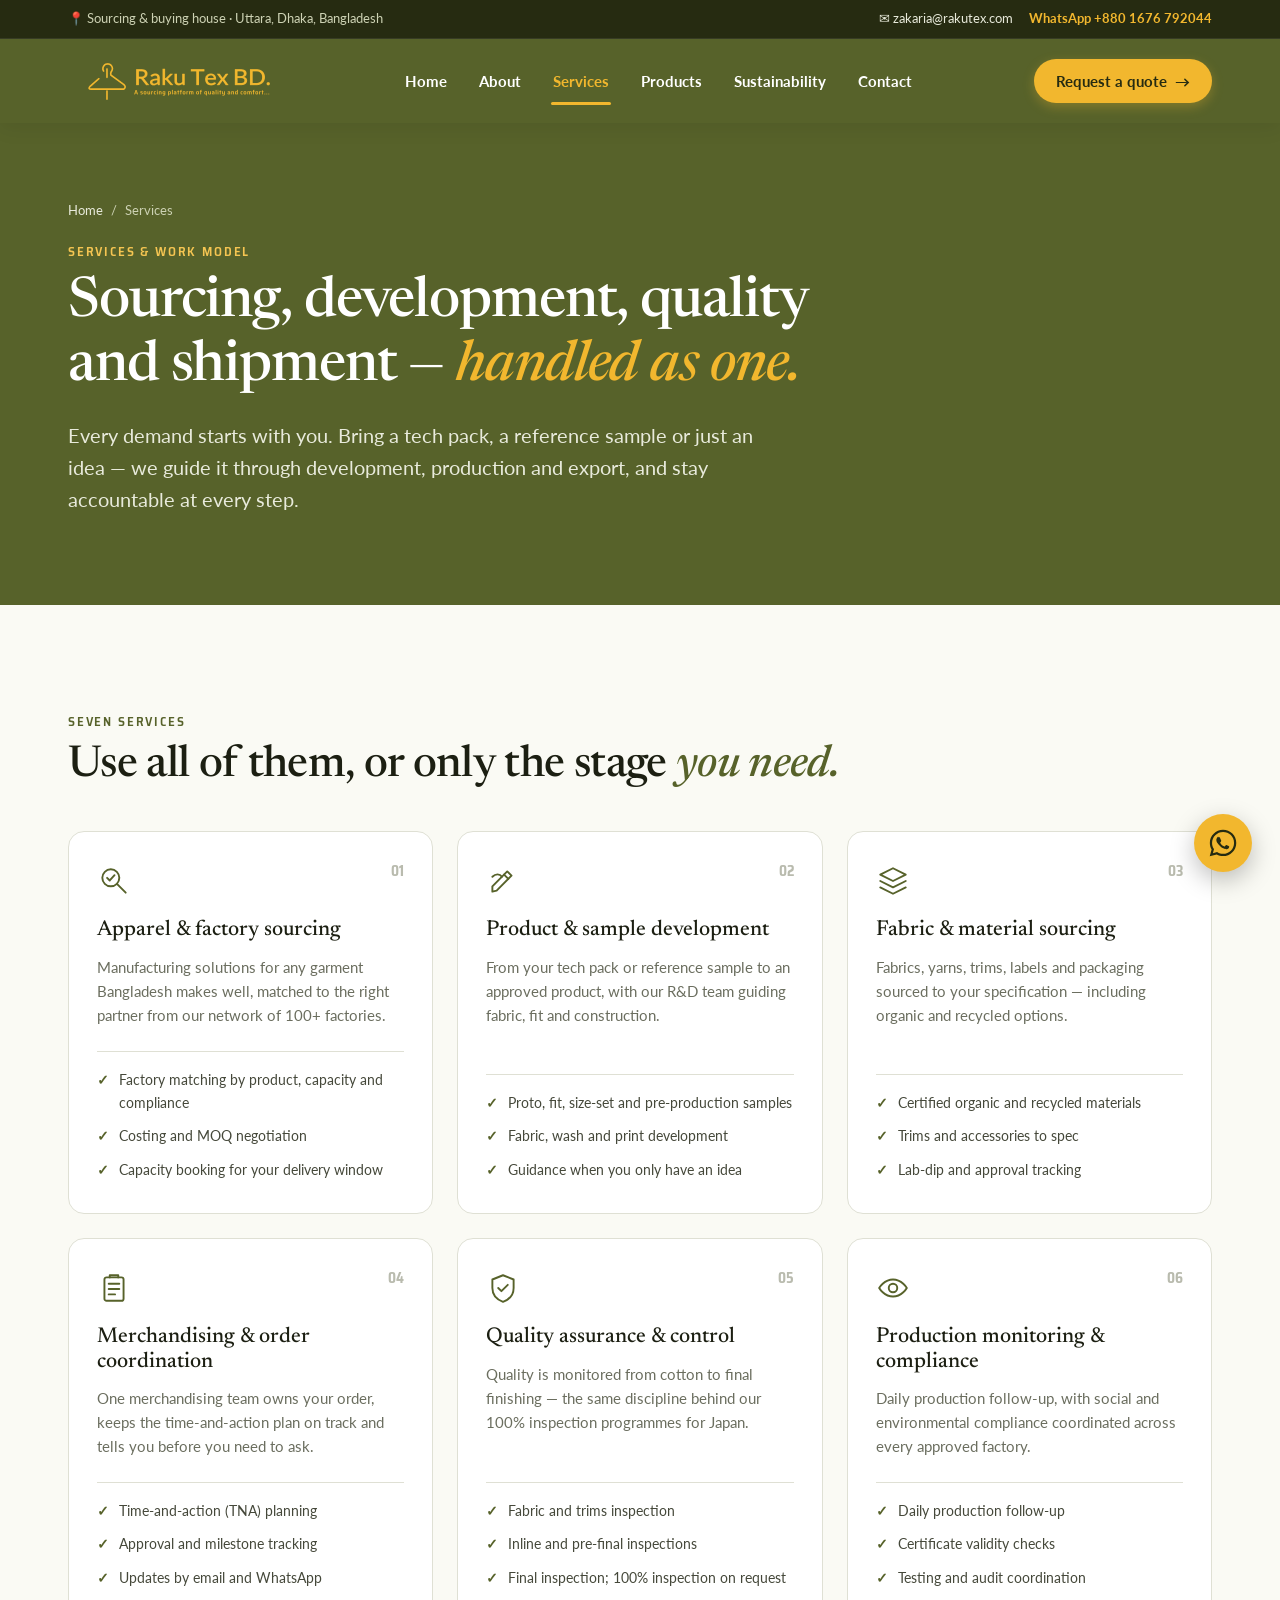
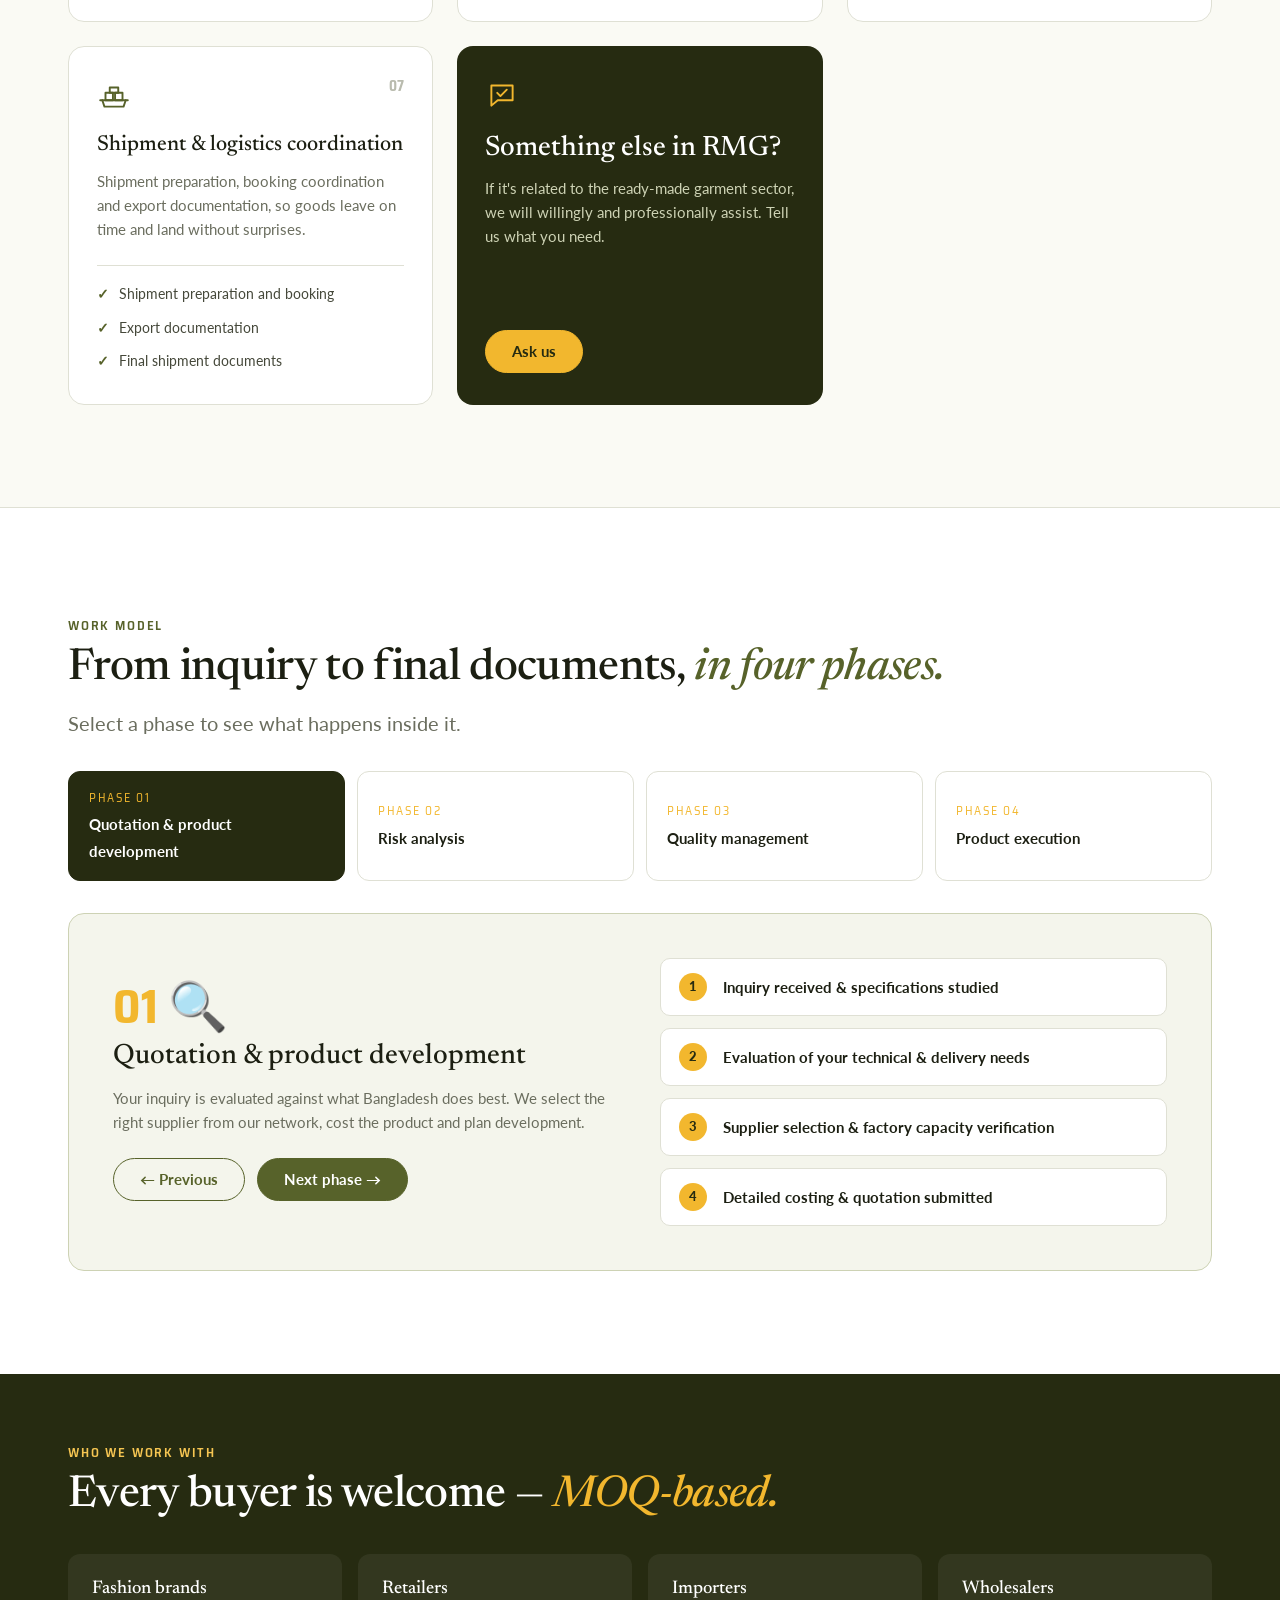
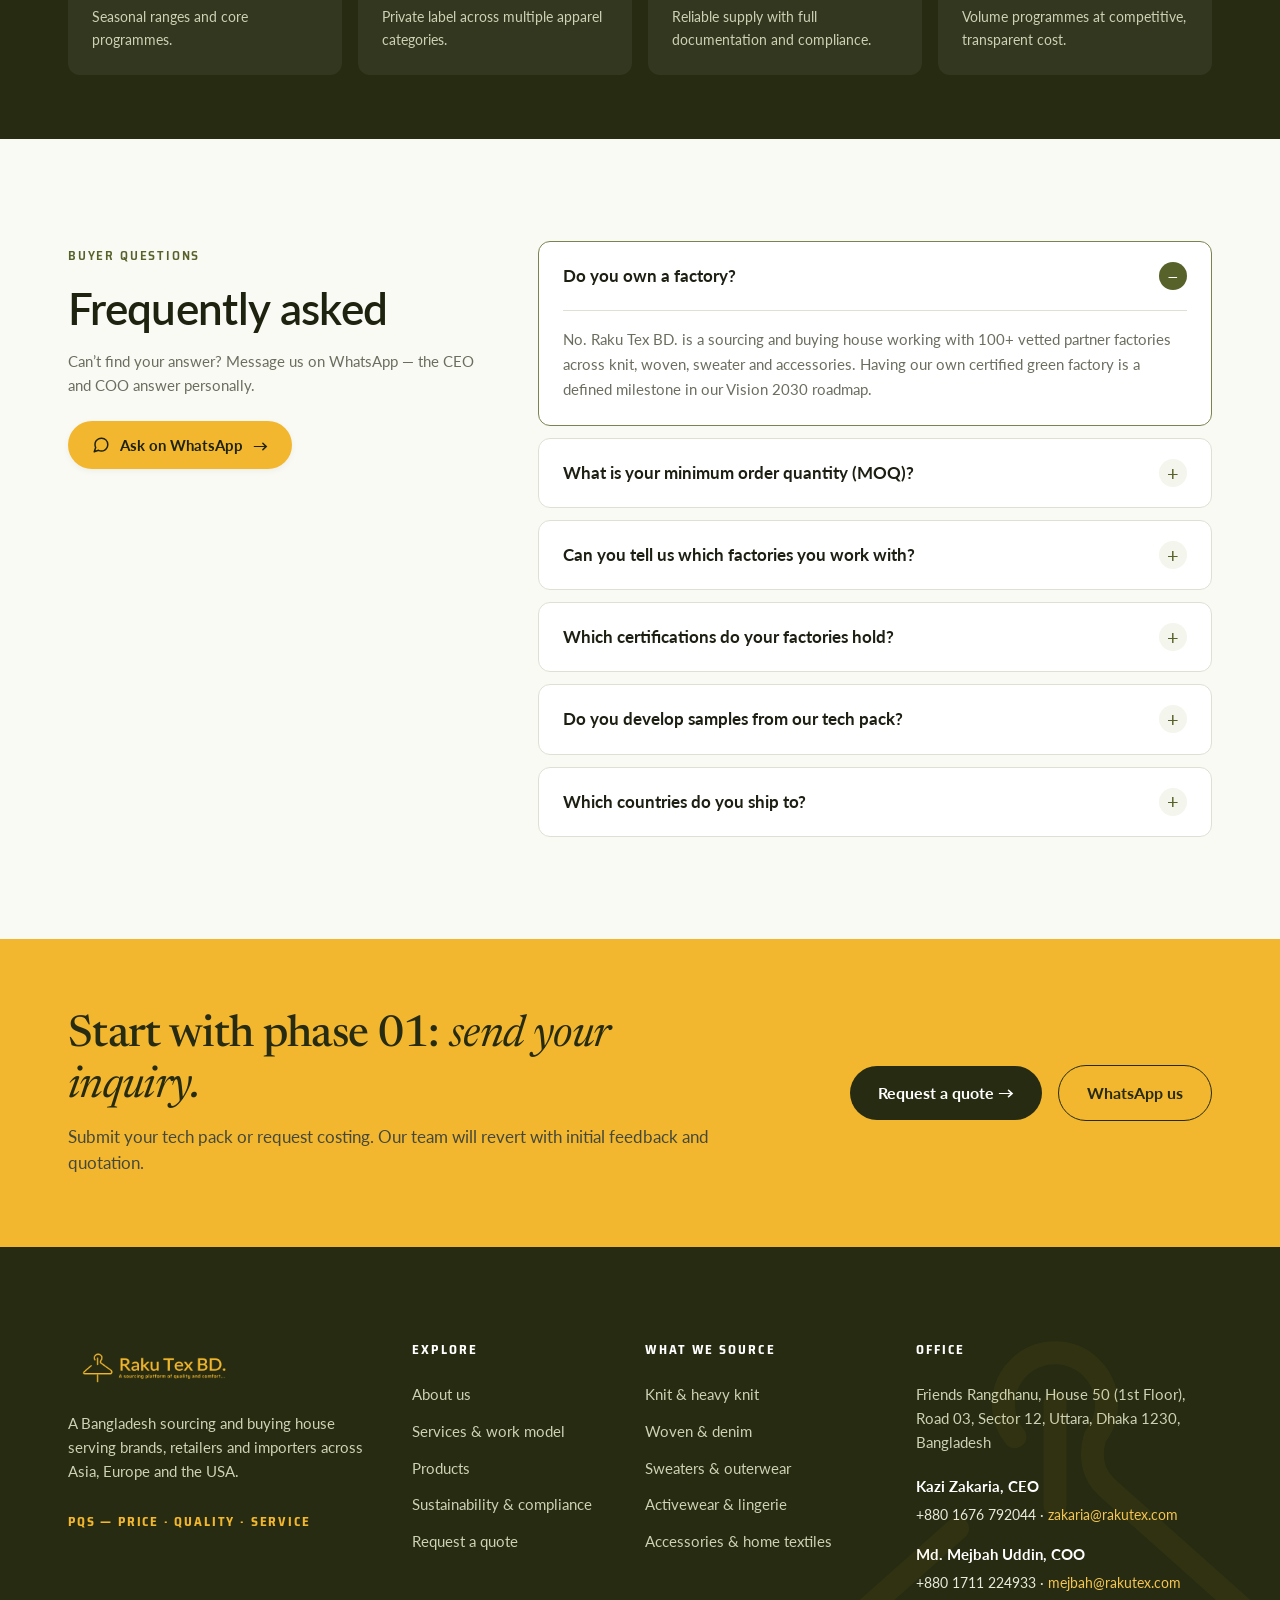
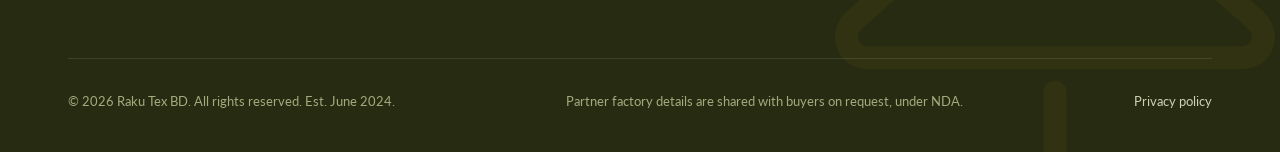
<file: services.html>
<!DOCTYPE html>
<html lang="en">
<head>
  <meta charset="UTF-8">
  <meta name="viewport" content="width=device-width, initial-scale=1.0">
  <title>Services & Work Model — Raku Tex BD. | Apparel Sourcing & Buying House</title>
  <meta name="description" content="Explore our 7 core RMG sourcing services and interactive 4-phase work model from tech pack development to final shipment.">
  
  <link rel="stylesheet" href="assets/css/tokens.css">
  <link rel="stylesheet" href="assets/css/base.css">
  <link rel="stylesheet" href="assets/css/layout.css">
  <link rel="stylesheet" href="assets/css/components.css">
  <link rel="stylesheet" href="assets/css/pages.css">
</head>
<body>

  <!-- Top Utility Bar -->
  <aside class="top-bar" aria-label="Quick contact information">
    <div class="container">
      <div class="top-bar-left">
        <span>📍 Sourcing & buying house · Uttara, Dhaka, Bangladesh</span>
      </div>
      <div class="top-bar-right">
        <a href="mailto:zakaria@rakutex.com" class="top-bar-link">✉ zakaria@rakutex.com</a>
        <a href="https://wa.me/8801676792044" target="_blank" rel="noopener noreferrer" class="top-bar-link top-bar-whatsapp">
          WhatsApp +880 1676 792044
        </a>
      </div>
    </div>
  </aside>

  <!-- Site Header -->
  <header class="site-header">
    <div class="container">
      <a href="index.html" class="site-logo" aria-label="Raku Tex BD. Home">
        <img src="assets/images/Rakutex-logo.png" alt="Raku Tex BD. — A sourcing platform of quality and comfort..." class="site-logo-img">
      </a>

      <nav class="main-nav" aria-label="Main Navigation">
        <a href="index.html" class="nav-link">Home</a>
        <a href="about.html" class="nav-link">About</a>
        <a href="services.html" class="nav-link active">Services</a>
        <a href="products.html" class="nav-link">Products</a>
        <a href="sustainability.html" class="nav-link">Sustainability</a>
        <a href="quote.html" class="nav-link">Contact</a>
      </nav>

      <a href="quote.html" class="header-cta-btn">Request a quote <span>→</span></a>
      <button class="mobile-nav-toggle" aria-label="Open mobile menu">
        <span></span><span></span><span></span>
      </button>
    </div>
  </header>

  <!-- Mobile Drawer -->
  <div class="drawer-backdrop"></div>
  <aside class="mobile-drawer" aria-label="Mobile Navigation">
    <div class="drawer-header">
      <a href="index.html">
        <img src="assets/images/Rakutex-logo.png" alt="Raku Tex BD." class="drawer-logo-img">
      </a>
      <button class="drawer-close" aria-label="Close mobile menu">&times;</button>
    </div>
    <nav class="drawer-nav">
      <a href="index.html">Home</a>
      <a href="about.html">About</a>
      <a href="services.html" class="active">Services</a>
      <a href="products.html">Products</a>
      <a href="sustainability.html">Sustainability</a>
      <a href="quote.html">Contact & Request a quote</a>
    </nav>
    <div class="drawer-footer">
      <a href="quote.html" class="btn btn-gold" style="width: 100%;">Request a quote →</a>
      <a href="https://wa.me/8801676792044" target="_blank" rel="noopener noreferrer" class="btn btn-outline-white" style="width: 100%;">Chat on WhatsApp</a>
    </div>
  </aside>

  <main>
    <!-- INNER HERO -->
    <section class="inner-page-hero">
      <div class="container">
        <nav class="breadcrumbs" aria-label="Breadcrumb">
          <a href="index.html">Home</a> <span>/</span> <span>Services</span>
        </nav>
        <span class="eyebrow eyebrow-gold">SERVICES & WORK MODEL</span>
        <h1 class="inner-hero-title">
          Sourcing, development, quality and shipment — <span class="accent-gold">handled as one.</span>
        </h1>
        <p class="inner-hero-lead">
          Every demand starts with you. Bring a tech pack, a reference sample or just an idea — we guide it through development, production and export, and stay accountable at every step.
        </p>
      </div>
    </section>

    <!-- SEVEN SERVICES CARDS -->
    <section class="section-pad" style="background-color: var(--rt-paper);">
      <div class="container">
        <div style="margin-bottom: 40px;">
          <span class="eyebrow eyebrow-olive">SEVEN SERVICES</span>
          <h2>Use all of them, or only the stage <span class="accent-gold" style="color: var(--rt-olive-500);">you need.</span></h2>
        </div>

        <div class="grid services-grid" style="grid-template-columns: repeat(auto-fit, minmax(320px, 1fr)); gap: 24px;">
          <!-- 01 -->
          <div class="service-card">
            <span class="service-card-num">01</span>
            <div class="service-card-icon" aria-hidden="true">
              <svg viewBox="0 0 32 32" fill="none" stroke="currentColor" stroke-width="1.8" stroke-linecap="round" stroke-linejoin="round">
                <circle cx="13" cy="13" r="8" />
                <polyline points="9.5 13 12 15.5 16.5 10.5" />
                <line x1="19" y1="19" x2="27" y2="27" />
              </svg>
            </div>
            <h3 class="service-card-title">Apparel & factory sourcing</h3>
            <p class="service-card-desc">Manufacturing solutions for any garment Bangladesh makes well, matched to the right partner from our network of 100+ factories.</p>
            <div class="service-checklist">
              <div class="service-checklist-item"><span class="service-check-icon">✓</span> Factory matching by product, capacity and compliance</div>
              <div class="service-checklist-item"><span class="service-check-icon">✓</span> Costing and MOQ negotiation</div>
              <div class="service-checklist-item"><span class="service-check-icon">✓</span> Capacity booking for your delivery window</div>
            </div>
          </div>

          <!-- 02 -->
          <div class="service-card">
            <span class="service-card-num">02</span>
            <div class="service-card-icon" aria-hidden="true">
              <svg viewBox="0 0 32 32" fill="none" stroke="currentColor" stroke-width="1.8" stroke-linecap="round" stroke-linejoin="round">
                <path d="M6 26L10 25L24 11L20 7L6 21V26Z" />
                <line x1="17" y1="10" x2="21" y2="14" />
                <path d="M6 12C9 9 13 9 15 12" />
              </svg>
            </div>
            <h3 class="service-card-title">Product & sample development</h3>
            <p class="service-card-desc">From your tech pack or reference sample to an approved product, with our R&D team guiding fabric, fit and construction.</p>
            <div class="service-checklist">
              <div class="service-checklist-item"><span class="service-check-icon">✓</span> Proto, fit, size-set and pre-production samples</div>
              <div class="service-checklist-item"><span class="service-check-icon">✓</span> Fabric, wash and print development</div>
              <div class="service-checklist-item"><span class="service-check-icon">✓</span> Guidance when you only have an idea</div>
            </div>
          </div>

          <!-- 03 -->
          <div class="service-card">
            <span class="service-card-num">03</span>
            <div class="service-card-icon" aria-hidden="true">
              <svg viewBox="0 0 32 32" fill="none" stroke="currentColor" stroke-width="1.8" stroke-linecap="round" stroke-linejoin="round">
                <polygon points="16 4 4 10 16 16 28 10 16 4" />
                <polyline points="4 16 16 22 28 16" />
                <polyline points="4 22 16 28 28 22" />
              </svg>
            </div>
            <h3 class="service-card-title">Fabric & material sourcing</h3>
            <p class="service-card-desc">Fabrics, yarns, trims, labels and packaging sourced to your specification — including organic and recycled options.</p>
            <div class="service-checklist">
              <div class="service-checklist-item"><span class="service-check-icon">✓</span> Certified organic and recycled materials</div>
              <div class="service-checklist-item"><span class="service-check-icon">✓</span> Trims and accessories to spec</div>
              <div class="service-checklist-item"><span class="service-check-icon">✓</span> Lab-dip and approval tracking</div>
            </div>
          </div>

          <!-- 04 -->
          <div class="service-card">
            <span class="service-card-num">04</span>
            <div class="service-card-icon" aria-hidden="true">
              <svg viewBox="0 0 32 32" fill="none" stroke="currentColor" stroke-width="1.8" stroke-linecap="round" stroke-linejoin="round">
                <rect x="7" y="6" width="18" height="22" rx="2" />
                <path d="M12 6V4H20V6" />
                <line x1="11" y1="12" x2="21" y2="12" />
                <line x1="11" y1="17" x2="21" y2="17" />
                <line x1="11" y1="22" x2="17" y2="22" />
              </svg>
            </div>
            <h3 class="service-card-title">Merchandising & order coordination</h3>
            <p class="service-card-desc">One merchandising team owns your order, keeps the time-and-action plan on track and tells you before you need to ask.</p>
            <div class="service-checklist">
              <div class="service-checklist-item"><span class="service-check-icon">✓</span> Time-and-action (TNA) planning</div>
              <div class="service-checklist-item"><span class="service-check-icon">✓</span> Approval and milestone tracking</div>
              <div class="service-checklist-item"><span class="service-check-icon">✓</span> Updates by email and WhatsApp</div>
            </div>
          </div>

          <!-- 05 -->
          <div class="service-card">
            <span class="service-card-num">05</span>
            <div class="service-card-icon" aria-hidden="true">
              <svg viewBox="0 0 32 32" fill="none" stroke="currentColor" stroke-width="1.8" stroke-linecap="round" stroke-linejoin="round">
                <path d="M16 4L6 8V16C6 22.5 10.5 27 16 29C21.5 27 26 22.5 26 16V8L16 4Z" />
                <polyline points="11.5 16 14.5 19 20.5 13" />
              </svg>
            </div>
            <h3 class="service-card-title">Quality assurance & control</h3>
            <p class="service-card-desc">Quality is monitored from cotton to final finishing — the same discipline behind our 100% inspection programmes for Japan.</p>
            <div class="service-checklist">
              <div class="service-checklist-item"><span class="service-check-icon">✓</span> Fabric and trims inspection</div>
              <div class="service-checklist-item"><span class="service-check-icon">✓</span> Inline and pre-final inspections</div>
              <div class="service-checklist-item"><span class="service-check-icon">✓</span> Final inspection; 100% inspection on request</div>
            </div>
          </div>

          <!-- 06 -->
          <div class="service-card">
            <span class="service-card-num">06</span>
            <div class="service-card-icon" aria-hidden="true">
              <svg viewBox="0 0 32 32" fill="none" stroke="currentColor" stroke-width="1.8" stroke-linecap="round" stroke-linejoin="round">
                <path d="M3 16C3 16 7.5 8 16 8C24.5 8 29 16 29 16C29 16 24.5 24 16 24C7.5 24 3 16 3 16Z" />
                <circle cx="16" cy="16" r="4" />
              </svg>
            </div>
            <h3 class="service-card-title">Production monitoring & compliance</h3>
            <p class="service-card-desc">Daily production follow-up, with social and environmental compliance coordinated across every approved factory.</p>
            <div class="service-checklist">
              <div class="service-checklist-item"><span class="service-check-icon">✓</span> Daily production follow-up</div>
              <div class="service-checklist-item"><span class="service-check-icon">✓</span> Certificate validity checks</div>
              <div class="service-checklist-item"><span class="service-check-icon">✓</span> Testing and audit coordination</div>
            </div>
          </div>

          <!-- 07 -->
          <div class="service-card">
            <span class="service-card-num">07</span>
            <div class="service-card-icon" aria-hidden="true">
              <svg viewBox="0 0 32 32" fill="none" stroke="currentColor" stroke-width="1.8" stroke-linecap="round" stroke-linejoin="round">
                <path d="M5 20L7 26H25L27 20" />
                <line x1="3" y1="20" x2="29" y2="20" />
                <rect x="8" y="13" width="7" height="7" />
                <rect x="17" y="13" width="7" height="7" />
                <rect x="12" y="8" width="8" height="5" />
              </svg>
            </div>
            <h3 class="service-card-title">Shipment & logistics coordination</h3>
            <p class="service-card-desc">Shipment preparation, booking coordination and export documentation, so goods leave on time and land without surprises.</p>
            <div class="service-checklist">
              <div class="service-checklist-item"><span class="service-check-icon">✓</span> Shipment preparation and booking</div>
              <div class="service-checklist-item"><span class="service-check-icon">✓</span> Export documentation</div>
              <div class="service-checklist-item"><span class="service-check-icon">✓</span> Final shipment documents</div>
            </div>
          </div>

          <!-- 08 Callout -->
          <div class="service-card" style="background-color: var(--rt-surface-deep); color: var(--rt-white); border: none;">
            <div class="service-card-icon" style="color: var(--rt-gold-500);" aria-hidden="true">
              <svg viewBox="0 0 32 32" fill="none" stroke="currentColor" stroke-width="1.8" stroke-linecap="round" stroke-linejoin="round">
                <path d="M6 7H26V21H12L6 26V7Z" />
                <polyline points="11.5 14 14.5 17 20.5 11" />
              </svg>
            </div>
            <h3 style="color: var(--rt-white); margin-bottom: 12px;">Something else in RMG?</h3>
            <p style="color: var(--rt-olive-200); font-size: 0.9375rem; line-height: 1.6; margin-bottom: 24px;">
              If it's related to the ready-made garment sector, we will willingly and professionally assist. Tell us what you need.
            </p>
            <a href="quote.html" class="btn btn-gold" style="align-self: flex-start; margin-top: auto;">Ask us</a>
          </div>
        </div>
      </div>
    </section>

    <!-- INTERACTIVE WORK MODEL STEPPER -->
    <section class="section-pad" style="background-color: var(--rt-white); border-top: 1px solid var(--rt-line);">
      <div class="container">
        <span class="eyebrow eyebrow-olive">WORK MODEL</span>
        <h2 style="margin-bottom: 12px;">
          From inquiry to final documents, <span class="accent-gold" style="color: var(--rt-olive-500);">in four phases.</span>
        </h2>
        <p class="lead-text" style="margin-bottom: 32px;">Select a phase to see what happens inside it.</p>

        <!-- Phase Navigation Tabs -->
        <div class="phase-nav-tabs">
          <button class="phase-tab-btn active" data-phase="0">
            <span class="phase-tab-eyebrow">PHASE 01</span>
            <span class="phase-tab-title">Quotation & product development</span>
          </button>
          <button class="phase-tab-btn" data-phase="1">
            <span class="phase-tab-eyebrow">PHASE 02</span>
            <span class="phase-tab-title">Risk analysis</span>
          </button>
          <button class="phase-tab-btn" data-phase="2">
            <span class="phase-tab-eyebrow">PHASE 03</span>
            <span class="phase-tab-title">Quality management</span>
          </button>
          <button class="phase-tab-btn" data-phase="3">
            <span class="phase-tab-eyebrow">PHASE 04</span>
            <span class="phase-tab-title">Product execution</span>
          </button>
        </div>

        <!-- Phase Panes -->
        <!-- Pane 1 -->
        <div class="phase-content-card phase-pane" id="phase-pane-0">
          <div>
            <div class="phase-hero-number">01 🔍</div>
            <h3 class="phase-hero-title">Quotation & product development</h3>
            <p class="phase-hero-desc">
              Your inquiry is evaluated against what Bangladesh does best. We select the right supplier from our network, cost the product and plan development.
            </p>
            <div class="phase-actions">
              <button class="btn btn-outline-olive" id="phase-prev-btn" disabled>← Previous</button>
              <button class="btn btn-olive" id="phase-next-btn">Next phase →</button>
            </div>
          </div>
          <div class="phase-steps-list">
            <div class="phase-step-item"><span class="phase-step-num">1</span> Inquiry received & specifications studied</div>
            <div class="phase-step-item"><span class="phase-step-num">2</span> Evaluation of your technical & delivery needs</div>
            <div class="phase-step-item"><span class="phase-step-num">3</span> Supplier selection & factory capacity verification</div>
            <div class="phase-step-item"><span class="phase-step-num">4</span> Detailed costing & quotation submitted</div>
          </div>
        </div>

        <!-- Pane 2 -->
        <div class="phase-content-card phase-pane" id="phase-pane-1" style="display: none;">
          <div>
            <div class="phase-hero-number">02 ⚙️</div>
            <h3 class="phase-hero-title">Risk analysis</h3>
            <p class="phase-hero-desc">
              We run a comprehensive SWOT analysis across yarns, dyes, manufacturing bottlenecks and buyer lead times to avert delays before cutting.
            </p>
            <div class="phase-actions">
              <button class="btn btn-outline-olive" onclick="document.querySelectorAll('.phase-tab-btn')[0].click()">← Previous</button>
              <button class="btn btn-olive" onclick="document.querySelectorAll('.phase-tab-btn')[2].click()">Next phase →</button>
            </div>
          </div>
          <div class="phase-steps-list">
            <div class="phase-step-item"><span class="phase-step-num">1</span> Fabric & yarn lead time vulnerability analysis</div>
            <div class="phase-step-item"><span class="phase-step-num">2</span> Technical pattern risk assessment</div>
            <div class="phase-step-item"><span class="phase-step-num">3</span> Production floor capacity booking validation</div>
            <div class="phase-step-item"><span class="phase-step-num">4</span> Contingency plan formulated with management</div>
          </div>
        </div>

        <!-- Pane 3 -->
        <div class="phase-content-card phase-pane" id="phase-pane-2" style="display: none;">
          <div>
            <div class="phase-hero-number">03 🛡️</div>
            <h3 class="phase-hero-title">Quality management</h3>
            <p class="phase-hero-desc">
              Supplier aligned and briefed, Time-and-Action (TNA) calendar fixed, quality checkpoints enforced, and testing standards confirmed.
            </p>
            <div class="phase-actions">
              <button class="btn btn-outline-olive" onclick="document.querySelectorAll('.phase-tab-btn')[1].click()">← Previous</button>
              <button class="btn btn-olive" onclick="document.querySelectorAll('.phase-tab-btn')[3].click()">Next phase →</button>
            </div>
          </div>
          <div class="phase-steps-list">
            <div class="phase-step-item"><span class="phase-step-num">1</span> Pre-production meeting with factory tech team</div>
            <div class="phase-step-item"><span class="phase-step-num">2</span> Raw material testing (shrinkage, color fastness, GSM)</div>
            <div class="phase-step-item"><span class="phase-step-num">3</span> Inline quality inspection & needle detection protocol</div>
            <div class="phase-step-item"><span class="phase-step-num">4</span> Pre-final audit and sample sign-off</div>
          </div>
        </div>

        <!-- Pane 4 -->
        <div class="phase-content-card phase-pane" id="phase-pane-3" style="display: none;">
          <div>
            <div class="phase-hero-number">04 🚢</div>
            <h3 class="phase-hero-title">Product execution</h3>
            <p class="phase-hero-desc">
              Final testing, packed carton inspection, vessel booking, and seamless export documentation delivery.
            </p>
            <div class="phase-actions">
              <button class="btn btn-outline-olive" onclick="document.querySelectorAll('.phase-tab-btn')[2].click()">← Previous</button>
              <a href="quote.html" class="btn btn-gold btn-quote-phase">Request your quote →</a>
            </div>
          </div>
          <div class="phase-steps-list">
            <div class="phase-step-item"><span class="phase-step-num">1</span> 100% or AQL final inspection sign-off</div>
            <div class="phase-step-item"><span class="phase-step-num">2</span> Barcode, polybag and carton labelling verification</div>
            <div class="phase-step-item"><span class="phase-step-num">3</span> Forwarder booking and customs clearance coordination</div>
            <div class="phase-step-item"><span class="phase-step-num">4</span> Commercial invoice, packing list, BL & certificate dispatch</div>
          </div>
        </div>
      </div>
    </section>

    <!-- WHO WE WORK WITH (BUYER PROFILES) -->
    <section class="section-pad-sm" style="background-color: var(--rt-surface-deep); color: var(--rt-white);">
      <div class="container">
        <span class="eyebrow eyebrow-gold">WHO WE WORK WITH</span>
        <h2 style="color: var(--rt-white); margin-bottom: 32px;">Every buyer is welcome — <span class="accent-gold">MOQ-based.</span></h2>

        <div class="grid" style="grid-template-columns: repeat(auto-fit, minmax(220px, 1fr)); gap: 16px;">
          <div style="background-color: rgba(255,255,255,0.06); padding: 24px; border-radius: 12px;">
            <h3 style="color: var(--rt-white); font-size: 1.15rem; margin-bottom: 6px;">Fashion brands</h3>
            <p style="color: var(--rt-olive-200); font-size: 0.875rem;">Seasonal ranges and core programmes.</p>
          </div>
          <div style="background-color: rgba(255,255,255,0.06); padding: 24px; border-radius: 12px;">
            <h3 style="color: var(--rt-white); font-size: 1.15rem; margin-bottom: 6px;">Retailers</h3>
            <p style="color: var(--rt-olive-200); font-size: 0.875rem;">Private label across multiple apparel categories.</p>
          </div>
          <div style="background-color: rgba(255,255,255,0.06); padding: 24px; border-radius: 12px;">
            <h3 style="color: var(--rt-white); font-size: 1.15rem; margin-bottom: 6px;">Importers</h3>
            <p style="color: var(--rt-olive-200); font-size: 0.875rem;">Reliable supply with full documentation and compliance.</p>
          </div>
          <div style="background-color: rgba(255,255,255,0.06); padding: 24px; border-radius: 12px;">
            <h3 style="color: var(--rt-white); font-size: 1.15rem; margin-bottom: 6px;">Wholesalers</h3>
            <p style="color: var(--rt-olive-200); font-size: 0.875rem;">Volume programmes at competitive, transparent cost.</p>
          </div>
        </div>
      </div>
    </section>

    <!-- FREQUENTLY ASKED QUESTIONS (ACCORDION) -->
    <section class="section-pad" style="background-color: var(--rt-paper);">
      <div class="container">
        <div class="buyer-questions-grid">
          <div class="buyer-questions-intro">
            <span class="eyebrow eyebrow-olive">BUYER QUESTIONS</span>
            <h2 class="buyer-questions-title">Frequently asked</h2>
            <p class="buyer-questions-desc">
              Can’t find your answer? Message us on WhatsApp — the CEO and COO answer personally.
            </p>
            <a href="https://wa.me/8801676792044" target="_blank" rel="noopener noreferrer" class="buyer-questions-wa-btn">
              <svg viewBox="0 0 24 24" width="18" height="18" fill="none" stroke="currentColor" stroke-width="2" stroke-linecap="round" stroke-linejoin="round" aria-hidden="true">
                <path d="M21 11.5a8.38 8.38 0 0 1-.9 3.8 8.5 8.5 0 0 1-7.6 4.7 8.38 8.38 0 0 1-3.8-.9L3 21l1.9-5.7a8.38 8.38 0 0 1-.9-3.8 8.5 8.5 0 0 1 4.7-7.6 8.38 8.38 0 0 1 3.8-.9h.5a8.48 8.48 0 0 1 8 8v.5z"/>
              </svg>
              <span>Ask on WhatsApp</span>
              <span aria-hidden="true">→</span>
            </a>
          </div>

          <div class="accordion">
            <!-- Q1 -->
            <div class="accordion-item active">
              <button class="accordion-trigger" aria-expanded="true">
                <span>Do you own a factory?</span>
                <span class="accordion-icon">−</span>
              </button>
              <div class="accordion-content">
                <div class="accordion-body">
                  No. Raku Tex BD. is a sourcing and buying house working with 100+ vetted partner factories across knit, woven, sweater and accessories. Having our own certified green factory is a defined milestone in our Vision 2030 roadmap.
                </div>
              </div>
            </div>

            <!-- Q2 -->
            <div class="accordion-item">
              <button class="accordion-trigger" aria-expanded="false">
                <span>What is your minimum order quantity (MOQ)?</span>
                <span class="accordion-icon">+</span>
              </button>
              <div class="accordion-content">
                <div class="accordion-body">
                  MOQs depend on fabric availability and garment complexity. Typically, custom-dyed knitwear starts from 500 to 1,000 pcs per color/style. For available stock fabrics or high-end items, lower quantities can be accommodated. We evaluate every inquiry on its own merits.
                </div>
              </div>
            </div>

            <!-- Q3 -->
            <div class="accordion-item">
              <button class="accordion-trigger" aria-expanded="false">
                <span>Can you tell us which factories you work with?</span>
                <span class="accordion-icon">+</span>
              </button>
              <div class="accordion-content">
                <div class="accordion-body">
                  Yes, under mutual NDA. Once an inquiry is qualified, we share audited partner profiles, factory inspection records, and past production audit reports.
                </div>
              </div>
            </div>

            <!-- Q4 -->
            <div class="accordion-item">
              <button class="accordion-trigger" aria-expanded="false">
                <span>Which certifications do your factories hold?</span>
                <span class="accordion-icon">+</span>
              </button>
              <div class="accordion-content">
                <div class="accordion-body">
                  Our network includes factories certified under GOTS, OEKO-TEX, BSCI, SEDEX, WRAP, GRS, OCS, RCS, Higg FEM, ISO 9001, and RSC safety standards. Valid certificates are provided per order.
                </div>
              </div>
            </div>

            <!-- Q5 -->
            <div class="accordion-item">
              <button class="accordion-trigger" aria-expanded="false">
                <span>Do you develop samples from our tech pack?</span>
                <span class="accordion-icon">+</span>
              </button>
              <div class="accordion-content">
                <div class="accordion-body">
                  Yes. Our technical development team develops proto samples, fit samples, size-sets, and salesman samples directly from your tech packs, physical garments, or reference sketches.
                </div>
              </div>
            </div>

            <!-- Q6 -->
            <div class="accordion-item">
              <button class="accordion-trigger" aria-expanded="false">
                <span>Which countries do you ship to?</span>
                <span class="accordion-icon">+</span>
              </button>
              <div class="accordion-content">
                <div class="accordion-body">
                  We currently ship to 13 countries including Japan, South Korea, Hong Kong, India, Australia, the United Kingdom, France, Germany, Denmark, the Netherlands, the United States, Mexico, and the UAE.
                </div>
              </div>
            </div>
          </div>
        </div>
      </div>
    </section>

    <!-- CTA BAND -->
    <section class="cta-band">
      <div class="container">
        <div class="cta-band-content">
          <h2 class="cta-band-title">Start with phase 01: <em>send your inquiry.</em></h2>
          <p class="cta-band-text">
            Submit your tech pack or request costing. Our team will revert with initial feedback and quotation.
          </p>
        </div>
        <div class="cta-band-actions">
          <a href="quote.html" class="cta-btn-dark">Request a quote →</a>
          <a href="https://wa.me/8801676792044" target="_blank" rel="noopener noreferrer" class="cta-btn-outline">WhatsApp us</a>
        </div>
      </div>
    </section>
  </main>

  <!-- Site Footer -->
  <footer class="site-footer">
    <svg class="footer-watermark" viewBox="0 0 48 48" fill="none" stroke="currentColor" stroke-width="2" stroke-linecap="round" stroke-linejoin="round" aria-hidden="true">
      <path d="M20.5 13.5A4.5 4.5 0 1 1 27.5 13.5C27 15.2 27.3 16.8 28.5 17.9L41.5 29.5C42.8 30.7 42.2 32.8 40.2 32.8H7.8C5.8 32.8 5.2 30.7 6.5 29.5L15.5 21.5" />
      <path d="M24 10.5V19.5" />
      <path d="M24 35.8V43" />
    </svg>
    <!-- Desktop Footer Wrap -->
    <div class="container footer-desktop-wrap">
      <div class="footer-grid">
        <div>
          <a href="index.html" class="site-logo" aria-label="Raku Tex BD. Home">
            <img src="assets/images/footer-logo.png" alt="Raku Tex BD." class="footer-logo-img">
          </a>
          <p class="footer-brand-p">A Bangladesh sourcing and buying house serving brands, retailers and importers across Asia, Europe and the USA.</p>
          <span class="footer-pqs-pill">PQS — PRICE · QUALITY · SERVICE</span>
        </div>
        <div>
          <h4 class="footer-col-title">EXPLORE</h4>
          <div class="footer-links">
            <a href="about.html">About us</a>
            <a href="services.html">Services & work model</a>
            <a href="products.html">Products</a>
            <a href="sustainability.html">Sustainability & compliance</a>
            <a href="quote.html">Request a quote</a>
          </div>
        </div>
        <div>
          <h4 class="footer-col-title">WHAT WE SOURCE</h4>
          <div class="footer-links">
            <a href="category-knitwear.html">Knit & heavy knit</a>
            <a href="products.html">Woven & denim</a>
            <a href="products.html">Sweaters & outerwear</a>
            <a href="products.html">Activewear & lingerie</a>
            <a href="products.html">Accessories & home textiles</a>
          </div>
        </div>
        <div>
          <h4 class="footer-col-title">OFFICE</h4>
          <p class="footer-office-address">
            Friends Rangdhanu, House 50 (1st Floor),<br>
            Road 03, Sector 12, Uttara, Dhaka 1230,<br>
            Bangladesh
          </p>
          <div class="footer-contact-person">
            <span class="footer-contact-name">Kazi Zakaria, CEO</span>
            <div class="footer-contact-info">+880 1676 792044 · <a href="mailto:zakaria@rakutex.com">zakaria@rakutex.com</a></div>
          </div>
          <div class="footer-contact-person">
            <span class="footer-contact-name">Md. Mejbah Uddin, COO</span>
            <div class="footer-contact-info">+880 1711 224933 · <a href="mailto:mejbah@rakutex.com">mejbah@rakutex.com</a></div>
          </div>
        </div>
      </div>
      <div class="footer-bottom">
        <div>© 2026 Raku Tex BD. All rights reserved. Est. June 2024.</div>
        <div>Partner factory details are shared with buyers on request, under NDA.</div>
        <div><a href="privacy-policy.html">Privacy policy</a></div>
      </div>
    </div>

    <!-- Mobile Footer Wrap (matching Design/mobile-footer.png) -->
    <div class="container footer-mobile-wrap">
      <a href="index.html" class="footer-mobile-logo" aria-label="Raku Tex BD. Home">
        <img src="assets/images/footer-logo.png" alt="Raku Tex BD." class="footer-logo-img">
      </a>

      <p class="footer-mobile-address">
        Friends Rangdhanu, House 50 (1st Floor), Road 03, Sector 12, Uttara, Dhaka 1230
      </p>

      <div class="footer-mobile-emails">
        <a href="mailto:zakaria@rakutex.com" class="footer-mobile-email">zakaria@rakutex.com</a>
        <a href="mailto:mejbah@rakutex.com" class="footer-mobile-email">mejbah@rakutex.com</a>
      </div>

      <div class="footer-mobile-nav">
        <div class="footer-mobile-nav-col">
          <a href="about.html">About</a>
          <a href="products.html">Products</a>
        </div>
        <div class="footer-mobile-nav-col">
          <a href="services.html">Services</a>
          <a href="sustainability.html">Sustainability</a>
        </div>
      </div>

      <div class="footer-mobile-bottom">
        © 2026 Raku Tex BD. All rights reserved.
      </div>
    </div>
  </footer>

  <!-- Floating WhatsApp Action -->
  <a href="https://wa.me/8801676792044" target="_blank" rel="noopener noreferrer" class="floating-whatsapp" aria-label="Chat with CEO on WhatsApp">
    <svg viewBox="0 0 24 24" width="30" height="30" fill="currentColor" aria-hidden="true">
      <path fill-rule="evenodd" clip-rule="evenodd" d="M12.04 2C6.58 2 2.13 6.45 2.13 11.91C2.13 13.66 2.59 15.36 3.45 16.86L2.05 22L7.3 20.62C8.75 21.41 10.38 21.83 12.04 21.83C17.5 21.83 21.95 17.38 21.95 11.92C21.95 9.27 20.92 6.78 19.05 4.91C17.18 3.03 14.69 2 12.04 2ZM12.05 3.67C14.25 3.67 16.33 4.53 17.87 6.08C19.42 7.62 20.28 9.7 20.28 11.92C20.28 16.46 16.59 20.15 12.04 20.15C10.56 20.15 9.11 19.76 7.85 19L7.55 18.83L4.43 19.65L5.26 16.57L5.06 16.25C4.24 14.93 3.81 13.43 3.81 11.91C3.81 7.37 7.5 3.67 12.05 3.67M8.53 7.33C8.37 7.33 8.1 7.39 7.87 7.64C7.65 7.89 7 8.5 7 9.71C7 10.93 7.89 12.1 8.01 12.26C8.13 12.43 9.72 14.93 12.18 16.01C14.11 16.86 14.5 16.69 14.92 16.65C15.34 16.61 16.27 16.1 16.46 15.56C16.65 15.03 16.65 14.58 16.59 14.5C16.53 14.41 16.39 14.36 16.17 14.25C15.95 14.14 14.86 13.6 14.65 13.52C14.44 13.44 14.29 13.4 14.14 13.62C13.99 13.84 13.57 14.33 13.44 14.49C13.31 14.65 13.18 14.67 12.96 14.56C12.74 14.45 12.03 14.21 11.2 13.46C10.54 12.87 10.09 12.14 9.96 11.92C9.83 11.7 9.95 11.58 10.06 11.47C10.16 11.37 10.29 11.2 10.42 11.03C10.55 10.87 10.59 10.75 10.68 10.57C10.76 10.4 10.72 10.25 10.65 10.14C10.58 10.03 10.04 8.7 9.81 8.16C9.59 7.63 9.37 7.7 9.21 7.7C9.07 7.7 8.93 7.7 8.79 7.7C8.65 7.7 8.42 7.75 8.53 7.33Z"/>
    </svg>
  </a>

  <!-- Fixed Mobile Bottom Action Bar -->
  <div class="mobile-sticky-bar">
    <a href="https://wa.me/8801676792044" target="_blank" rel="noopener noreferrer" class="mobile-bar-btn mobile-bar-btn-whatsapp">
      WhatsApp
    </a>
    <a href="quote.html" class="mobile-bar-btn mobile-bar-btn-quote">
      Request a quote →
    </a>
  </div>

  <script src="assets/js/main.js"></script>
  <script src="assets/js/tabs.js"></script>
  <script src="assets/js/accordion.js"></script>
</body>
</html>
</file>
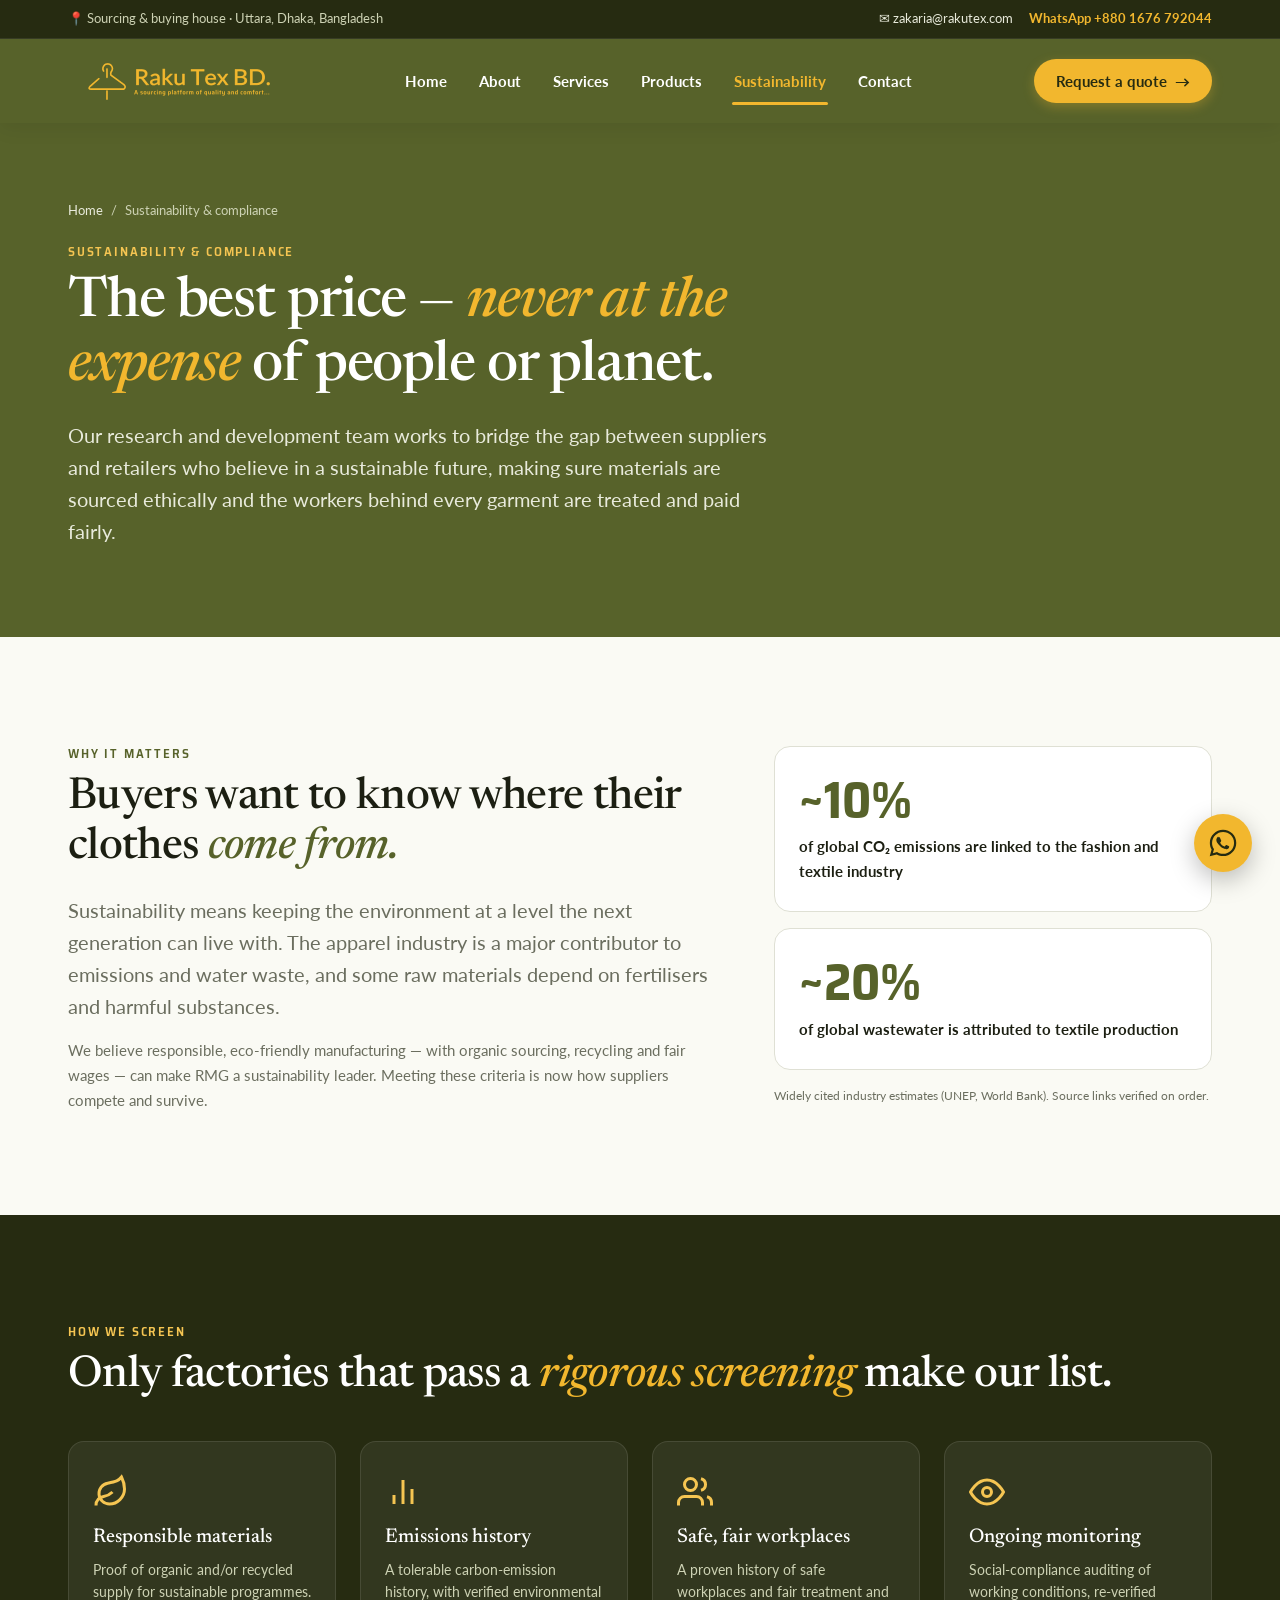
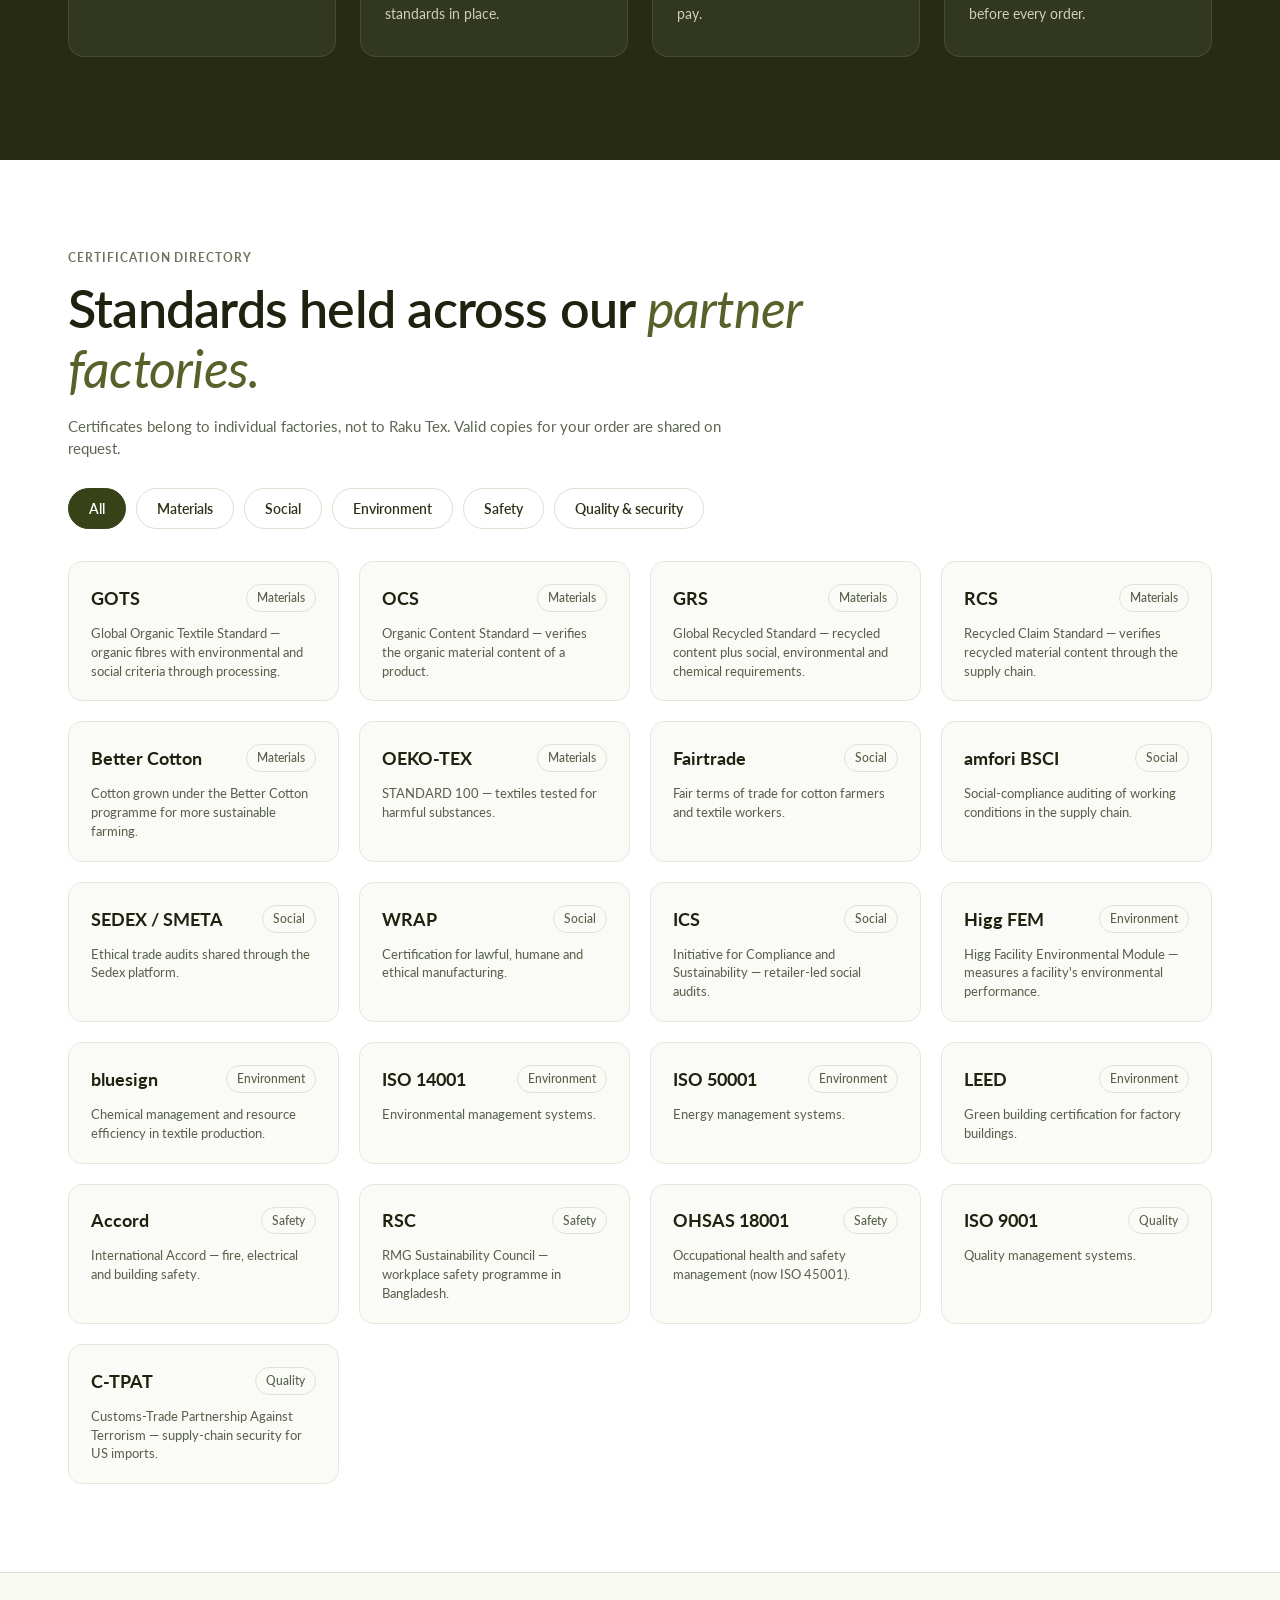
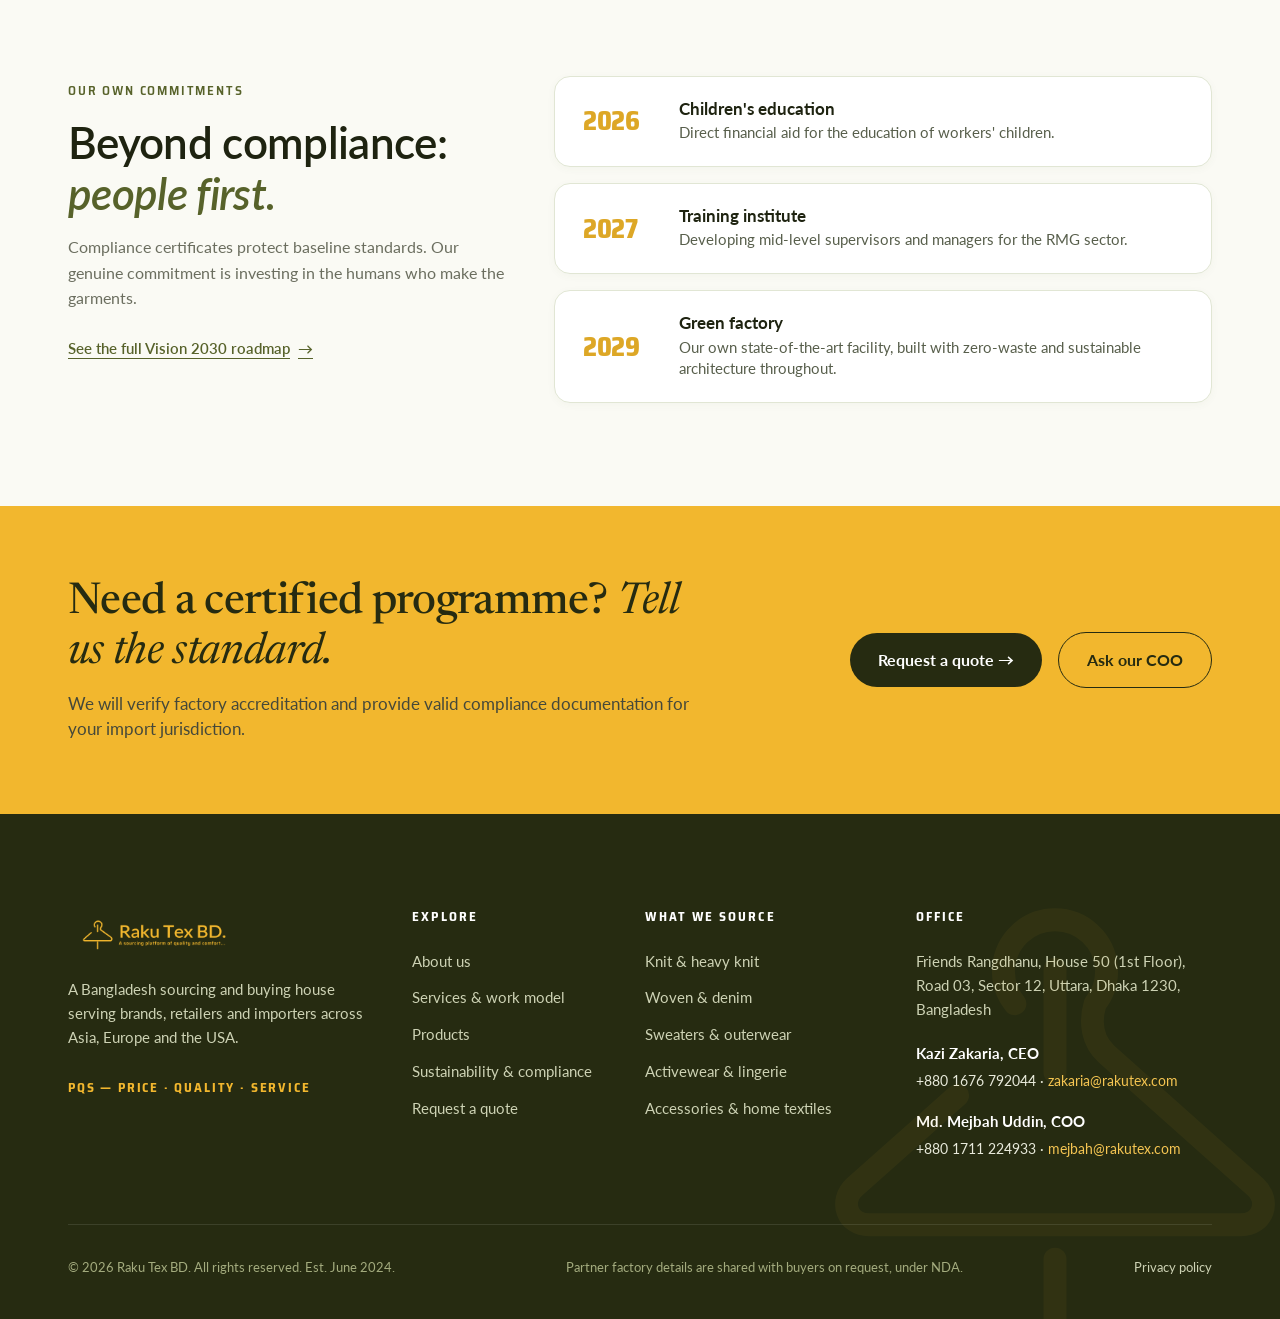
<file: sustainability.html>
<!DOCTYPE html>
<html lang="en">
<head>
  <meta charset="UTF-8">
  <meta name="viewport" content="width=device-width, initial-scale=1.0">
  <title>Sustainability & Compliance — Raku Tex BD. | Ethical Apparel Sourcing</title>
  <meta name="description" content="Explore Raku Tex BD's 4-pillar screening, 21 verified factory standards (GOTS, OEKO-TEX, BSCI, WRAP, Higg, RSC), and our commitments to worker welfare.">
  
  <link rel="stylesheet" href="assets/css/tokens.css">
  <link rel="stylesheet" href="assets/css/base.css">
  <link rel="stylesheet" href="assets/css/layout.css">
  <link rel="stylesheet" href="assets/css/components.css">
  <link rel="stylesheet" href="assets/css/pages.css">
</head>
<body>

  <!-- Top Utility Bar -->
  <aside class="top-bar" aria-label="Quick contact information">
    <div class="container">
      <div class="top-bar-left">
        <span>📍 Sourcing & buying house · Uttara, Dhaka, Bangladesh</span>
      </div>
      <div class="top-bar-right">
        <a href="mailto:zakaria@rakutex.com" class="top-bar-link">✉ zakaria@rakutex.com</a>
        <a href="https://wa.me/8801676792044" target="_blank" rel="noopener noreferrer" class="top-bar-link top-bar-whatsapp">
          WhatsApp +880 1676 792044
        </a>
      </div>
    </div>
  </aside>

  <!-- Site Header -->
  <header class="site-header">
    <div class="container">
      <a href="index.html" class="site-logo" aria-label="Raku Tex BD. Home">
        <img src="assets/images/Rakutex-logo.png" alt="Raku Tex BD. — A sourcing platform of quality and comfort..." class="site-logo-img">
      </a>

      <nav class="main-nav" aria-label="Main Navigation">
        <a href="index.html" class="nav-link">Home</a>
        <a href="about.html" class="nav-link">About</a>
        <a href="services.html" class="nav-link">Services</a>
        <a href="products.html" class="nav-link">Products</a>
        <a href="sustainability.html" class="nav-link active">Sustainability</a>
        <a href="quote.html" class="nav-link">Contact</a>
      </nav>

      <a href="quote.html" class="header-cta-btn">Request a quote <span>→</span></a>
      <button class="mobile-nav-toggle" aria-label="Open mobile menu">
        <span></span><span></span><span></span>
      </button>
    </div>
  </header>

  <!-- Mobile Drawer -->
  <div class="drawer-backdrop"></div>
  <aside class="mobile-drawer" aria-label="Mobile Navigation">
    <div class="drawer-header">
      <a href="index.html">
        <img src="assets/images/Rakutex-logo.png" alt="Raku Tex BD." class="drawer-logo-img">
      </a>
      <button class="drawer-close" aria-label="Close mobile menu">&times;</button>
    </div>
    <nav class="drawer-nav">
      <a href="index.html">Home</a>
      <a href="about.html">About</a>
      <a href="services.html">Services</a>
      <a href="products.html">Products</a>
      <a href="sustainability.html" class="active">Sustainability</a>
      <a href="quote.html">Contact & Request a quote</a>
    </nav>
    <div class="drawer-footer">
      <a href="quote.html" class="btn btn-gold" style="width: 100%;">Request a quote →</a>
      <a href="https://wa.me/8801676792044" target="_blank" rel="noopener noreferrer" class="btn btn-outline-white" style="width: 100%;">Chat on WhatsApp</a>
    </div>
  </aside>

  <main>
    <!-- INNER HERO -->
    <section class="inner-page-hero">
      <div class="container">
        <nav class="breadcrumbs" aria-label="Breadcrumb">
          <a href="index.html">Home</a> <span>/</span> <span>Sustainability & compliance</span>
        </nav>
        <span class="eyebrow eyebrow-gold">SUSTAINABILITY & COMPLIANCE</span>
        <h1 class="inner-hero-title">
          The best price — <span class="accent-gold">never at the expense</span> of people or planet.
        </h1>
        <p class="inner-hero-lead">
          Our research and development team works to bridge the gap between suppliers and retailers who believe in a sustainable future, making sure materials are sourced ethically and the workers behind every garment are treated and paid fairly.
        </p>
      </div>
    </section>

    <!-- WHY IT MATTERS -->
    <section class="section-pad" style="background-color: var(--rt-paper);">
      <div class="container">
        <div class="grid" style="grid-template-columns: 1.2fr 0.8fr; gap: 48px; align-items: center;">
          <div>
            <span class="eyebrow eyebrow-olive">WHY IT MATTERS</span>
            <h2 style="margin-bottom: 20px;">Buyers want to know where their clothes <span class="accent-gold" style="color: var(--rt-olive-500);">come from.</span></h2>
            <p class="lead-text" style="margin-bottom: 16px;">
              Sustainability means keeping the environment at a level the next generation can live with. The apparel industry is a major contributor to emissions and water waste, and some raw materials depend on fertilisers and harmful substances.
            </p>
            <p style="font-size: 0.9375rem; color: var(--rt-text-muted); line-height: 1.65;">
              We believe responsible, eco-friendly manufacturing — with organic sourcing, recycling and fair wages — can make RMG a sustainability leader. Meeting these criteria is now how suppliers compete and survive.
            </p>
          </div>

          <!-- Impact Metrics Cards -->
          <div class="flex flex-col gap-4">
            <div class="pillar-card">
              <div class="stat-number" style="color: var(--rt-olive-500);">~10%</div>
              <p style="font-weight: 700; font-size: 0.9375rem;">of global CO₂ emissions are linked to the fashion and textile industry</p>
            </div>
            <div class="pillar-card">
              <div class="stat-number" style="color: var(--rt-olive-500);">~20%</div>
              <p style="font-weight: 700; font-size: 0.9375rem;">of global wastewater is attributed to textile production</p>
            </div>
            <span style="font-size: 0.75rem; color: var(--rt-stone-500);">
              Widely cited industry estimates (UNEP, World Bank). Source links verified on order.
            </span>
          </div>
        </div>
      </div>
    </section>

    <!-- HOW WE SCREEN (4 PILLARS) -->
    <section class="section-pad" style="background-color: var(--rt-surface-deep); color: var(--rt-white);">
      <div class="container">
        <span class="eyebrow eyebrow-gold">HOW WE SCREEN</span>
        <h2 style="color: var(--rt-white); margin-bottom: 40px;">
          Only factories that pass a <span class="accent-gold">rigorous screening</span> make our list.
        </h2>

        <div class="grid" style="grid-template-columns: repeat(auto-fit, minmax(260px, 1fr)); gap: 24px;">
          <!-- 1 -->
          <div style="background-color: rgba(255,255,255,0.06); border: 1px solid rgba(255,255,255,0.1); border-radius: var(--rt-radius-lg); padding: 32px 24px;">
            <div style="color: var(--rt-gold-400); width: 36px; height: 36px; margin-bottom: 16px;">
              <svg viewBox="0 0 24 24" fill="none" stroke="currentColor" stroke-width="2"><path d="M11 20A7 7 0 0 1 9.8 6.1C15.5 5 17 4.48 19 2c1 2 2 4.18 2 8 0 5.5-4.78 10-10 10Z"/><path d="M2 21c0-3 1.85-5.36 5.08-6C9.5 14.52 12 13 13 12"/></svg>
            </div>
            <h3 style="color: var(--rt-white); font-size: 1.25rem; margin-bottom: 10px;">Responsible materials</h3>
            <p style="color: var(--rt-olive-200); font-size: 0.875rem; line-height: 1.55;">
              Proof of organic and/or recycled supply for sustainable programmes.
            </p>
          </div>

          <!-- 2 -->
          <div style="background-color: rgba(255,255,255,0.06); border: 1px solid rgba(255,255,255,0.1); border-radius: var(--rt-radius-lg); padding: 32px 24px;">
            <div style="color: var(--rt-gold-400); width: 36px; height: 36px; margin-bottom: 16px;">
              <svg viewBox="0 0 24 24" fill="none" stroke="currentColor" stroke-width="2"><line x1="18" y1="20" x2="18" y2="10"/><line x1="12" y1="20" x2="12" y2="4"/><line x1="6" y1="20" x2="6" y2="14"/></svg>
            </div>
            <h3 style="color: var(--rt-white); font-size: 1.25rem; margin-bottom: 10px;">Emissions history</h3>
            <p style="color: var(--rt-olive-200); font-size: 0.875rem; line-height: 1.55;">
              A tolerable carbon-emission history, with verified environmental standards in place.
            </p>
          </div>

          <!-- 3 -->
          <div style="background-color: rgba(255,255,255,0.06); border: 1px solid rgba(255,255,255,0.1); border-radius: var(--rt-radius-lg); padding: 32px 24px;">
            <div style="color: var(--rt-gold-400); width: 36px; height: 36px; margin-bottom: 16px;">
              <svg viewBox="0 0 24 24" fill="none" stroke="currentColor" stroke-width="2"><path d="M17 21v-2a4 4 0 0 0-4-4H5a4 4 0 0 0-4 4v2"/><circle cx="9" cy="7" r="4"/><path d="M23 21v-2a4 4 0 0 0-3-3.87"/><path d="M16 3.13a4 4 0 0 1 0 7.75"/></svg>
            </div>
            <h3 style="color: var(--rt-white); font-size: 1.25rem; margin-bottom: 10px;">Safe, fair workplaces</h3>
            <p style="color: var(--rt-olive-200); font-size: 0.875rem; line-height: 1.55;">
              A proven history of safe workplaces and fair treatment and pay.
            </p>
          </div>

          <!-- 4 -->
          <div style="background-color: rgba(255,255,255,0.06); border: 1px solid rgba(255,255,255,0.1); border-radius: var(--rt-radius-lg); padding: 32px 24px;">
            <div style="color: var(--rt-gold-400); width: 36px; height: 36px; margin-bottom: 16px;">
              <svg viewBox="0 0 24 24" fill="none" stroke="currentColor" stroke-width="2"><path d="M1 12s4-8 11-8 11 8 11 8-4 8-11 8-11-8-11-8z"/><circle cx="12" cy="12" r="3"/></svg>
            </div>
            <h3 style="color: var(--rt-white); font-size: 1.25rem; margin-bottom: 10px;">Ongoing monitoring</h3>
            <p style="color: var(--rt-olive-200); font-size: 0.875rem; line-height: 1.55;">
              Social-compliance auditing of working conditions, re-verified before every order.
            </p>
          </div>
        </div>
      </div>
    </section>

    <!-- CERTIFICATION DIRECTORY MATRIX (matching Design/Sustainability-component.png) -->
    <section class="cert-directory-section" id="standards">
      <div class="container">
        <span class="cert-directory-eyebrow">CERTIFICATION DIRECTORY</span>
        <h2 class="cert-directory-title">
          Standards held across our <span class="cert-directory-accent">partner</span><br>
          <span class="cert-directory-accent">factories.</span>
        </h2>
        <p class="cert-directory-desc">
          Certificates belong to individual factories, not to Raku Tex. Valid copies for your order are shared on request.
        </p>

        <!-- Category Filters -->
        <div class="filter-tabs-row">
          <button class="filter-tab-pill cert-filter-tab active" data-group="all">All</button>
          <button class="filter-tab-pill cert-filter-tab" data-group="materials">Materials</button>
          <button class="filter-tab-pill cert-filter-tab" data-group="social">Social</button>
          <button class="filter-tab-pill cert-filter-tab" data-group="environment">Environment</button>
          <button class="filter-tab-pill cert-filter-tab" data-group="safety">Safety</button>
          <button class="filter-tab-pill cert-filter-tab" data-group="quality">Quality & security</button>
        </div>

        <!-- 21 Standards Cards (4 columns desktop) -->
        <div class="standards-grid">
          <!-- 1. GOTS -->
          <div class="cert-card cert-card-item" data-group="materials">
            <div class="cert-card-header">
              <span class="cert-code">GOTS</span>
              <span class="cert-badge">Materials</span>
            </div>
            <p class="cert-desc">Global Organic Textile Standard — organic fibres with environmental and social criteria through processing.</p>
          </div>

          <!-- 2. OCS -->
          <div class="cert-card cert-card-item" data-group="materials">
            <div class="cert-card-header">
              <span class="cert-code">OCS</span>
              <span class="cert-badge">Materials</span>
            </div>
            <p class="cert-desc">Organic Content Standard — verifies the organic material content of a product.</p>
          </div>

          <!-- 3. GRS -->
          <div class="cert-card cert-card-item" data-group="materials">
            <div class="cert-card-header">
              <span class="cert-code">GRS</span>
              <span class="cert-badge">Materials</span>
            </div>
            <p class="cert-desc">Global Recycled Standard — recycled content plus social, environmental and chemical requirements.</p>
          </div>

          <!-- 4. RCS -->
          <div class="cert-card cert-card-item" data-group="materials">
            <div class="cert-card-header">
              <span class="cert-code">RCS</span>
              <span class="cert-badge">Materials</span>
            </div>
            <p class="cert-desc">Recycled Claim Standard — verifies recycled material content through the supply chain.</p>
          </div>

          <!-- 5. Better Cotton -->
          <div class="cert-card cert-card-item" data-group="materials">
            <div class="cert-card-header">
              <span class="cert-code">Better Cotton</span>
              <span class="cert-badge">Materials</span>
            </div>
            <p class="cert-desc">Cotton grown under the Better Cotton programme for more sustainable farming.</p>
          </div>

          <!-- 6. OEKO-TEX -->
          <div class="cert-card cert-card-item" data-group="materials">
            <div class="cert-card-header">
              <span class="cert-code">OEKO-TEX</span>
              <span class="cert-badge">Materials</span>
            </div>
            <p class="cert-desc">STANDARD 100 — textiles tested for harmful substances.</p>
          </div>

          <!-- 7. Fairtrade -->
          <div class="cert-card cert-card-item" data-group="social">
            <div class="cert-card-header">
              <span class="cert-code">Fairtrade</span>
              <span class="cert-badge">Social</span>
            </div>
            <p class="cert-desc">Fair terms of trade for cotton farmers and textile workers.</p>
          </div>

          <!-- 8. amfori BSCI -->
          <div class="cert-card cert-card-item" data-group="social">
            <div class="cert-card-header">
              <span class="cert-code">amfori BSCI</span>
              <span class="cert-badge">Social</span>
            </div>
            <p class="cert-desc">Social-compliance auditing of working conditions in the supply chain.</p>
          </div>

          <!-- 9. SEDEX / SMETA -->
          <div class="cert-card cert-card-item" data-group="social">
            <div class="cert-card-header">
              <span class="cert-code">SEDEX / SMETA</span>
              <span class="cert-badge">Social</span>
            </div>
            <p class="cert-desc">Ethical trade audits shared through the Sedex platform.</p>
          </div>

          <!-- 10. WRAP -->
          <div class="cert-card cert-card-item" data-group="social">
            <div class="cert-card-header">
              <span class="cert-code">WRAP</span>
              <span class="cert-badge">Social</span>
            </div>
            <p class="cert-desc">Certification for lawful, humane and ethical manufacturing.</p>
          </div>

          <!-- 11. ICS -->
          <div class="cert-card cert-card-item" data-group="social">
            <div class="cert-card-header">
              <span class="cert-code">ICS</span>
              <span class="cert-badge">Social</span>
            </div>
            <p class="cert-desc">Initiative for Compliance and Sustainability — retailer-led social audits.</p>
          </div>

          <!-- 12. Higg FEM -->
          <div class="cert-card cert-card-item" data-group="environment">
            <div class="cert-card-header">
              <span class="cert-code">Higg FEM</span>
              <span class="cert-badge">Environment</span>
            </div>
            <p class="cert-desc">Higg Facility Environmental Module — measures a facility's environmental performance.</p>
          </div>

          <!-- 13. bluesign -->
          <div class="cert-card cert-card-item" data-group="environment">
            <div class="cert-card-header">
              <span class="cert-code">bluesign</span>
              <span class="cert-badge">Environment</span>
            </div>
            <p class="cert-desc">Chemical management and resource efficiency in textile production.</p>
          </div>

          <!-- 14. ISO 14001 -->
          <div class="cert-card cert-card-item" data-group="environment">
            <div class="cert-card-header">
              <span class="cert-code">ISO 14001</span>
              <span class="cert-badge">Environment</span>
            </div>
            <p class="cert-desc">Environmental management systems.</p>
          </div>

          <!-- 15. ISO 50001 -->
          <div class="cert-card cert-card-item" data-group="environment">
            <div class="cert-card-header">
              <span class="cert-code">ISO 50001</span>
              <span class="cert-badge">Environment</span>
            </div>
            <p class="cert-desc">Energy management systems.</p>
          </div>

          <!-- 16. LEED -->
          <div class="cert-card cert-card-item" data-group="environment">
            <div class="cert-card-header">
              <span class="cert-code">LEED</span>
              <span class="cert-badge">Environment</span>
            </div>
            <p class="cert-desc">Green building certification for factory buildings.</p>
          </div>

          <!-- 17. Accord -->
          <div class="cert-card cert-card-item" data-group="safety">
            <div class="cert-card-header">
              <span class="cert-code">Accord</span>
              <span class="cert-badge">Safety</span>
            </div>
            <p class="cert-desc">International Accord — fire, electrical and building safety.</p>
          </div>

          <!-- 18. RSC -->
          <div class="cert-card cert-card-item" data-group="safety">
            <div class="cert-card-header">
              <span class="cert-code">RSC</span>
              <span class="cert-badge">Safety</span>
            </div>
            <p class="cert-desc">RMG Sustainability Council — workplace safety programme in Bangladesh.</p>
          </div>

          <!-- 19. OHSAS 18001 -->
          <div class="cert-card cert-card-item" data-group="safety">
            <div class="cert-card-header">
              <span class="cert-code">OHSAS 18001</span>
              <span class="cert-badge">Safety</span>
            </div>
            <p class="cert-desc">Occupational health and safety management (now ISO 45001).</p>
          </div>

          <!-- 20. ISO 9001 -->
          <div class="cert-card cert-card-item" data-group="quality">
            <div class="cert-card-header">
              <span class="cert-code">ISO 9001</span>
              <span class="cert-badge">Quality</span>
            </div>
            <p class="cert-desc">Quality management systems.</p>
          </div>

          <!-- 21. C-TPAT -->
          <div class="cert-card cert-card-item" data-group="quality">
            <div class="cert-card-header">
              <span class="cert-code">C-TPAT</span>
              <span class="cert-badge">Quality</span>
            </div>
            <p class="cert-desc">Customs-Trade Partnership Against Terrorism — supply-chain security for US imports.</p>
          </div>
        </div>
      </div>
    </section>
      </div>
    </section>

    <!-- OUR OWN COMMITMENTS -->
    <section class="section-pad commitments-section" style="background-color: var(--rt-paper); border-top: 1px solid var(--rt-line);">
      <div class="container">
        <div class="commitments-grid">
          <div class="commitments-intro">
            <span class="eyebrow eyebrow-olive">OUR OWN COMMITMENTS</span>
            <h2 class="commitments-title">Beyond compliance: <span class="accent-gold" style="color: var(--rt-olive-500);">people first.</span></h2>
            <p class="commitments-lead">
              Compliance certificates protect baseline standards. Our genuine commitment is investing in the humans who make the garments.
            </p>
            <a href="about.html#vision" class="commitments-roadmap-link">
              <span>See the full Vision 2030 roadmap</span>
              <span aria-hidden="true">→</span>
            </a>
          </div>

          <div class="commitments-cards-list">
            <div class="commitment-card">
              <div class="commitment-year-badge">2026</div>
              <div class="commitment-card-body">
                <h3 class="commitment-card-title">Children's education</h3>
                <p class="commitment-card-desc">Direct financial aid for the education of workers' children.</p>
              </div>
            </div>

            <div class="commitment-card">
              <div class="commitment-year-badge">2027</div>
              <div class="commitment-card-body">
                <h3 class="commitment-card-title">Training institute</h3>
                <p class="commitment-card-desc">Developing mid-level supervisors and managers for the RMG sector.</p>
              </div>
            </div>

            <div class="commitment-card">
              <div class="commitment-year-badge">2029</div>
              <div class="commitment-card-body">
                <h3 class="commitment-card-title">Green factory</h3>
                <p class="commitment-card-desc">Our own state-of-the-art facility, built with zero-waste and sustainable architecture throughout.</p>
              </div>
            </div>
          </div>
        </div>
      </div>
    </section>

    <!-- CTA BAND -->
    <section class="cta-band">
      <div class="container">
        <div class="cta-band-content">
          <h2 class="cta-band-title">Need a certified programme? <em>Tell us the standard.</em></h2>
          <p class="cta-band-text">
            We will verify factory accreditation and provide valid compliance documentation for your import jurisdiction.
          </p>
        </div>
        <div class="cta-band-actions">
          <a href="quote.html" class="cta-btn-dark">Request a quote →</a>
          <a href="https://wa.me/8801711224933" target="_blank" rel="noopener noreferrer" class="cta-btn-outline">Ask our COO</a>
        </div>
      </div>
    </section>
  </main>

  <!-- Site Footer -->
  <footer class="site-footer">
    <svg class="footer-watermark" viewBox="0 0 48 48" fill="none" stroke="currentColor" stroke-width="2" stroke-linecap="round" stroke-linejoin="round" aria-hidden="true">
      <path d="M20.5 13.5A4.5 4.5 0 1 1 27.5 13.5C27 15.2 27.3 16.8 28.5 17.9L41.5 29.5C42.8 30.7 42.2 32.8 40.2 32.8H7.8C5.8 32.8 5.2 30.7 6.5 29.5L15.5 21.5" />
      <path d="M24 10.5V19.5" />
      <path d="M24 35.8V43" />
    </svg>
    <!-- Desktop Footer Wrap -->
    <div class="container footer-desktop-wrap">
      <div class="footer-grid">
        <div>
          <a href="index.html" class="site-logo" aria-label="Raku Tex BD. Home">
            <img src="assets/images/footer-logo.png" alt="Raku Tex BD." class="footer-logo-img">
          </a>
          <p class="footer-brand-p">A Bangladesh sourcing and buying house serving brands, retailers and importers across Asia, Europe and the USA.</p>
          <span class="footer-pqs-pill">PQS — PRICE · QUALITY · SERVICE</span>
        </div>
        <div>
          <h4 class="footer-col-title">EXPLORE</h4>
          <div class="footer-links">
            <a href="about.html">About us</a>
            <a href="services.html">Services & work model</a>
            <a href="products.html">Products</a>
            <a href="sustainability.html">Sustainability & compliance</a>
            <a href="quote.html">Request a quote</a>
          </div>
        </div>
        <div>
          <h4 class="footer-col-title">WHAT WE SOURCE</h4>
          <div class="footer-links">
            <a href="category-knitwear.html">Knit & heavy knit</a>
            <a href="products.html">Woven & denim</a>
            <a href="products.html">Sweaters & outerwear</a>
            <a href="products.html">Activewear & lingerie</a>
            <a href="products.html">Accessories & home textiles</a>
          </div>
        </div>
        <div>
          <h4 class="footer-col-title">OFFICE</h4>
          <p class="footer-office-address">
            Friends Rangdhanu, House 50 (1st Floor),<br>
            Road 03, Sector 12, Uttara, Dhaka 1230,<br>
            Bangladesh
          </p>
          <div class="footer-contact-person">
            <span class="footer-contact-name">Kazi Zakaria, CEO</span>
            <div class="footer-contact-info">+880 1676 792044 · <a href="mailto:zakaria@rakutex.com">zakaria@rakutex.com</a></div>
          </div>
          <div class="footer-contact-person">
            <span class="footer-contact-name">Md. Mejbah Uddin, COO</span>
            <div class="footer-contact-info">+880 1711 224933 · <a href="mailto:mejbah@rakutex.com">mejbah@rakutex.com</a></div>
          </div>
        </div>
      </div>
      <div class="footer-bottom">
        <div>© 2026 Raku Tex BD. All rights reserved. Est. June 2024.</div>
        <div>Partner factory details are shared with buyers on request, under NDA.</div>
        <div><a href="privacy-policy.html">Privacy policy</a></div>
      </div>
    </div>

    <!-- Mobile Footer Wrap (matching Design/mobile-footer.png) -->
    <div class="container footer-mobile-wrap">
      <a href="index.html" class="footer-mobile-logo" aria-label="Raku Tex BD. Home">
        <img src="assets/images/footer-logo.png" alt="Raku Tex BD." class="footer-logo-img">
      </a>

      <p class="footer-mobile-address">
        Friends Rangdhanu, House 50 (1st Floor), Road 03, Sector 12, Uttara, Dhaka 1230
      </p>

      <div class="footer-mobile-emails">
        <a href="mailto:zakaria@rakutex.com" class="footer-mobile-email">zakaria@rakutex.com</a>
        <a href="mailto:mejbah@rakutex.com" class="footer-mobile-email">mejbah@rakutex.com</a>
      </div>

      <div class="footer-mobile-nav">
        <div class="footer-mobile-nav-col">
          <a href="about.html">About</a>
          <a href="products.html">Products</a>
        </div>
        <div class="footer-mobile-nav-col">
          <a href="services.html">Services</a>
          <a href="sustainability.html">Sustainability</a>
        </div>
      </div>

      <div class="footer-mobile-bottom">
        © 2026 Raku Tex BD. All rights reserved.
      </div>
    </div>
  </footer>

  <!-- Floating WhatsApp Action -->
  <a href="https://wa.me/8801676792044" target="_blank" rel="noopener noreferrer" class="floating-whatsapp" aria-label="Chat with CEO on WhatsApp">
    <svg viewBox="0 0 24 24" width="30" height="30" fill="currentColor" aria-hidden="true">
      <path fill-rule="evenodd" clip-rule="evenodd" d="M12.04 2C6.58 2 2.13 6.45 2.13 11.91C2.13 13.66 2.59 15.36 3.45 16.86L2.05 22L7.3 20.62C8.75 21.41 10.38 21.83 12.04 21.83C17.5 21.83 21.95 17.38 21.95 11.92C21.95 9.27 20.92 6.78 19.05 4.91C17.18 3.03 14.69 2 12.04 2ZM12.05 3.67C14.25 3.67 16.33 4.53 17.87 6.08C19.42 7.62 20.28 9.7 20.28 11.92C20.28 16.46 16.59 20.15 12.04 20.15C10.56 20.15 9.11 19.76 7.85 19L7.55 18.83L4.43 19.65L5.26 16.57L5.06 16.25C4.24 14.93 3.81 13.43 3.81 11.91C3.81 7.37 7.5 3.67 12.05 3.67M8.53 7.33C8.37 7.33 8.1 7.39 7.87 7.64C7.65 7.89 7 8.5 7 9.71C7 10.93 7.89 12.1 8.01 12.26C8.13 12.43 9.72 14.93 12.18 16.01C14.11 16.86 14.5 16.69 14.92 16.65C15.34 16.61 16.27 16.1 16.46 15.56C16.65 15.03 16.65 14.58 16.59 14.5C16.53 14.41 16.39 14.36 16.17 14.25C15.95 14.14 14.86 13.6 14.65 13.52C14.44 13.44 14.29 13.4 14.14 13.62C13.99 13.84 13.57 14.33 13.44 14.49C13.31 14.65 13.18 14.67 12.96 14.56C12.74 14.45 12.03 14.21 11.2 13.46C10.54 12.87 10.09 12.14 9.96 11.92C9.83 11.7 9.95 11.58 10.06 11.47C10.16 11.37 10.29 11.2 10.42 11.03C10.55 10.87 10.59 10.75 10.68 10.57C10.76 10.4 10.72 10.25 10.65 10.14C10.58 10.03 10.04 8.7 9.81 8.16C9.59 7.63 9.37 7.7 9.21 7.7C9.07 7.7 8.93 7.7 8.79 7.7C8.65 7.7 8.42 7.75 8.53 7.33Z"/>
    </svg>
  </a>

  <!-- Fixed Mobile Bottom Action Bar -->
  <div class="mobile-sticky-bar">
    <a href="https://wa.me/8801676792044" target="_blank" rel="noopener noreferrer" class="mobile-bar-btn mobile-bar-btn-whatsapp">
      WhatsApp
    </a>
    <a href="quote.html" class="mobile-bar-btn mobile-bar-btn-quote">
      Request a quote →
    </a>
  </div>

  <script src="assets/js/main.js"></script>
  <script src="assets/js/filter.js"></script>
</body>
</html>
</file>
<file: assets/css/tokens.css>
:root {
  /* Olive Scale (Primary) */
  --rt-olive-50: #F4F5EC;
  --rt-olive-100: #E8EADB;
  --rt-olive-200: #CDD2B4;
  --rt-olive-300: #A3AB7E;
  --rt-olive-400: #7A8450;
  --rt-olive-500: #57622A; /* Primary Brand Olive */
  --rt-olive-600: #4D5725;
  --rt-olive-700: #434C1F;
  --rt-olive-800: #343A17;
  --rt-olive-900: #262B11; /* Deep Olive */

  /* Gold Scale (Accent) */
  --rt-gold-50: #FEF8E8;
  --rt-gold-100: #FDF1D2;
  --rt-gold-200: #FAE3A6;
  --rt-gold-300: #F8D47A;
  --rt-gold-400: #F5C552;
  --rt-gold-500: #F2B72E; /* Hanger Gold */
  --rt-gold-600: #C9921A;
  --rt-gold-700: #8A6410;
  --rt-gold-800: #6B4D0B;
  --rt-gold-900: #3A2C06;

  /* Neutrals */
  --rt-white: #FFFFFF;
  --rt-paper: #FAFAF4;
  --rt-line: #DFE0D4;
  --rt-stone-300: #B9BBAE;
  --rt-stone-500: #6B6E5F;
  --rt-stone-700: #45483A;
  --rt-ink: #1C1F12;

  /* Feedback */
  --rt-success: #2F7D4F;
  --rt-error: #B3261E;
  --rt-info: #2D5B8A;

  /* Semantic Mappings */
  --rt-bg: var(--rt-paper);
  --rt-surface: var(--rt-white);
  --rt-surface-brand: var(--rt-olive-500);
  --rt-surface-deep: var(--rt-olive-900);
  --rt-surface-tint: var(--rt-olive-50);
  --rt-text: var(--rt-ink);
  --rt-text-muted: var(--rt-stone-500);
  --rt-action: var(--rt-gold-500);
  --rt-link: var(--rt-olive-500);
  --rt-border: var(--rt-line);

  /* Typography */
  --rt-font-display: 'Newsreader', Georgia, serif;
  --rt-font-body: 'Lato', -apple-system, BlinkMacSystemFont, 'Segoe UI', Roboto, Helvetica, Arial, sans-serif;
  --rt-font-label: 'Saira Semi Condensed', 'Arial Narrow', sans-serif;

  /* Spacing */
  --rt-space-1: 4px;
  --rt-space-2: 8px;
  --rt-space-3: 12px;
  --rt-space-4: 16px;
  --rt-space-5: 24px;
  --rt-space-6: 32px;
  --rt-space-7: 48px;
  --rt-space-8: 64px;
  --rt-space-9: 96px;
  --rt-space-10: 128px;

  /* Radius */
  --rt-radius-sm: 4px;
  --rt-radius-md: 10px;
  --rt-radius-lg: 16px;
  --rt-radius-pill: 9999px;

  /* Elevation Shadows */
  --rt-shadow-sm: 0 2px 8px rgba(38, 43, 17, 0.05);
  --rt-shadow-md: 0 4px 16px rgba(38, 43, 17, 0.08);
  --rt-shadow-lg: 0 12px 32px rgba(38, 43, 17, 0.12);

  /* Grid & Dimensions */
  --rt-container-max: 1240px;
  --rt-gutter: 24px;
  --rt-header-height: 84px;
  --rt-topbar-height: 38px;
}
</file>
<file: assets/css/base.css>
@import url('https://fonts.googleapis.com/css2?family=Lato:ital,wght@0,300;0,400;0,700;0,900;1,400&family=Newsreader:ital,opsz,wght@0,6..72,400;0,6..72,500;0,6..72,600;1,6..72,400;1,6..72,500&family=Saira+Semi+Condensed:wght@500;600;700&display=swap');

/* Modern CSS Reset */
*, *::before, *::after {
  box-sizing: border-box;
  margin: 0;
  padding: 0;
}

html {
  font-size: 16px;
  scroll-behavior: smooth;
  -webkit-text-size-adjust: 100%;
}

body {
  background-color: var(--rt-bg);
  color: var(--rt-text);
  font-family: var(--rt-font-body);
  font-size: 1rem;
  line-height: 1.65;
  -webkit-font-smoothing: antialiased;
  -moz-osx-font-smoothing: grayscale;
  overflow-x: hidden;
}

img, svg, picture, video {
  display: block;
  max-width: 100%;
}

input, button, textarea, select {
  font: inherit;
  color: inherit;
}

button {
  background: none;
  border: none;
  cursor: pointer;
}

a {
  color: inherit;
  text-decoration: none;
  transition: color 0.2s ease, opacity 0.2s ease;
}

ul, ol {
  list-style: none;
}

/* Typography Hierarchy */
h1, h2, h3, h4, .font-serif {
  font-family: var(--rt-font-display);
  font-weight: 500;
  line-height: 1.15;
  color: inherit;
}

h1 {
  font-size: clamp(2.35rem, 5vw, 3.5rem);
  letter-spacing: -0.02em;
}

h2 {
  font-size: clamp(1.85rem, 3.8vw, 2.75rem);
  letter-spacing: -0.015em;
}

h3 {
  font-size: clamp(1.35rem, 2.5vw, 1.75rem);
}

h4 {
  font-family: var(--rt-font-body);
  font-weight: 700;
  font-size: 1.25rem;
}

.eyebrow {
  display: inline-block;
  font-family: var(--rt-font-label);
  font-weight: 600;
  font-size: 0.8125rem;
  text-transform: uppercase;
  letter-spacing: 0.14em;
  margin-bottom: var(--rt-space-2);
}

.eyebrow-olive {
  color: var(--rt-olive-500);
}

.eyebrow-gold {
  color: var(--rt-gold-400);
}

.accent-gold {
  color: var(--rt-gold-500);
  font-style: italic;
}

.lead-text {
  font-size: clamp(1.0625rem, 1.8vw, 1.25rem);
  line-height: 1.6;
  color: var(--rt-text-muted);
}

/* Layout Utilities */
.container {
  width: 100%;
  max-width: var(--rt-container-max);
  margin-left: auto;
  margin-right: auto;
  padding-left: 20px;
  padding-right: 20px;
}

@media (min-width: 900px) {
  .container {
    padding-left: 32px;
    padding-right: 32px;
  }
}

@media (min-width: 1200px) {
  .container {
    padding-left: 48px;
    padding-right: 48px;
  }
}

.section-pad {
  padding-top: clamp(64px, 8vw, 120px);
  padding-bottom: clamp(64px, 8vw, 120px);
}

.section-pad-sm {
  padding-top: clamp(40px, 5vw, 64px);
  padding-bottom: clamp(40px, 5vw, 64px);
}

/* Flex & Grid Helpers */
.flex { display: flex; }
.flex-col { display: flex; flex-direction: column; }
.items-center { align-items: center; }
.justify-between { justify-content: space-between; }
.justify-center { justify-content: center; }
.gap-2 { gap: var(--rt-space-2); }
.gap-3 { gap: var(--rt-space-3); }
.gap-4 { gap: var(--rt-space-4); }
.gap-5 { gap: var(--rt-space-5); }
.gap-6 { gap: var(--rt-space-6); }

.grid { display: grid; }

/* Accessible hidden */
.sr-only {
  position: absolute;
  width: 1px;
  height: 1px;
  padding: 0;
  margin: -1px;
  overflow: hidden;
  clip: rect(0, 0, 0, 0);
  white-space: nowrap;
  border-width: 0;
}
</file>
<file: assets/css/layout.css>
/* ==========================================================================
   TOP BAR & UTILITY
   ========================================================================== */
.top-bar {
  background-color: var(--rt-surface-deep);
  color: var(--rt-olive-100);
  font-size: 0.8125rem;
  border-bottom: 1px solid rgba(255, 255, 255, 0.08);
  position: relative;
  z-index: 101;
}

.top-bar .container {
  display: flex;
  justify-content: space-between;
  align-items: center;
  min-height: var(--rt-topbar-height);
  padding-top: 4px;
  padding-bottom: 4px;
}

.top-bar-left {
  display: flex;
  align-items: center;
  gap: var(--rt-space-2);
  color: var(--rt-olive-200);
}

.top-bar-right {
  display: flex;
  align-items: center;
  gap: var(--rt-space-4);
}

.top-bar-link {
  color: var(--rt-olive-100);
  display: inline-flex;
  align-items: center;
  gap: 6px;
}

.top-bar-link:hover {
  color: var(--rt-gold-400);
}

.top-bar-whatsapp {
  color: var(--rt-gold-500);
  font-weight: 700;
}

.top-bar-whatsapp:hover {
  color: var(--rt-gold-300);
}

/* ==========================================================================
   MAIN HEADER & NAVIGATION
   ========================================================================== */
.site-header {
  background-color: var(--rt-surface-brand);
  color: var(--rt-white);
  position: sticky;
  top: 0;
  z-index: 100;
  box-shadow: 0 4px 20px rgba(0, 0, 0, 0.08);
  transition: all 0.3s ease;
}

.site-header .container {
  display: flex;
  align-items: center;
  justify-content: space-between;
  height: var(--rt-header-height);
}

/* Brand Logo */
.site-logo {
  display: inline-flex;
  align-items: center;
  gap: 14px;
  text-decoration: none;
  line-height: 1;
}

.site-logo-img {
  height: 48px;
  width: auto;
  max-width: 220px;
  display: block;
  object-fit: contain;
  transition: transform 0.2s ease;
}

.site-logo:hover .site-logo-img {
  transform: translateY(-1px);
}

.drawer-logo-img {
  height: 38px;
  width: auto;
  max-width: 180px;
  display: block;
  object-fit: contain;
}

.footer-logo-img {
  height: 44px;
  width: auto;
  max-width: 200px;
  display: block;
  object-fit: contain;
}

.logo-icon-svg {
  width: 44px;
  height: 44px;
  flex-shrink: 0;
}

.logo-text-group {
  display: flex;
  flex-direction: column;
}

.logo-name {
  font-family: var(--rt-font-body);
  font-weight: 900;
  font-size: 1.5rem;
  line-height: 1.05;
  color: var(--rt-gold-500);
  letter-spacing: -0.01em;
}

.logo-tagline {
  font-size: 0.6875rem;
  color: var(--rt-gold-200);
  font-weight: 400;
  white-space: nowrap;
  letter-spacing: 0.02em;
}

/* Desktop Navigation */
.main-nav {
  display: flex;
  align-items: center;
  gap: clamp(16px, 2.2vw, 32px);
}

.nav-link {
  position: relative;
  font-family: var(--rt-font-body);
  font-weight: 700;
  font-size: 0.9375rem;
  color: var(--rt-white);
  padding: 8px 2px;
  transition: color 0.2s ease;
}

.nav-link:hover {
  color: var(--rt-gold-300);
}

.nav-link.active {
  color: var(--rt-gold-500);
}

.nav-link.active::after {
  content: '';
  position: absolute;
  bottom: -4px;
  left: 0;
  width: 100%;
  height: 3px;
  background-color: var(--rt-gold-500);
  border-radius: 2px;
}

.header-cta-btn {
  display: inline-flex;
  align-items: center;
  gap: 8px;
  background-color: var(--rt-gold-500);
  color: var(--rt-olive-900);
  font-weight: 700;
  font-size: 0.9375rem;
  padding: 10px 22px;
  border-radius: var(--rt-radius-pill);
  box-shadow: 0 4px 12px rgba(242, 183, 46, 0.3);
  transition: all 0.25s ease;
}

.header-cta-btn:hover {
  background-color: var(--rt-gold-400);
  transform: translateY(-1px);
  box-shadow: 0 6px 16px rgba(242, 183, 46, 0.45);
}

/* Mobile Menu Toggle */
.mobile-nav-toggle {
  display: none;
  flex-direction: column;
  justify-content: center;
  align-items: center;
  gap: 5px;
  width: 44px;
  height: 44px;
  background-color: rgba(255, 255, 255, 0.1);
  border-radius: 8px;
  color: var(--rt-white);
  cursor: pointer;
  border: 1px solid rgba(255, 255, 255, 0.15);
}

.mobile-nav-toggle span {
  display: block;
  width: 22px;
  height: 2px;
  background-color: var(--rt-white);
  transition: all 0.3s ease;
}

/* Mobile Drawer */
.mobile-drawer {
  position: fixed;
  top: 0;
  right: -100%;
  width: min(320px, 85vw);
  height: 100vh;
  background-color: var(--rt-surface-deep);
  color: var(--rt-white);
  z-index: 200;
  padding: 32px 24px;
  display: flex;
  flex-direction: column;
  justify-content: space-between;
  box-shadow: -8px 0 32px rgba(0, 0, 0, 0.4);
  transition: right 0.35s cubic-bezier(0.16, 1, 0.3, 1);
  overflow-y: auto;
}

.mobile-drawer.open {
  right: 0;
}

.drawer-backdrop {
  position: fixed;
  inset: 0;
  background-color: rgba(0, 0, 0, 0.6);
  backdrop-filter: blur(4px);
  z-index: 199;
  opacity: 0;
  pointer-events: none;
  transition: opacity 0.3s ease;
}

.drawer-backdrop.active {
  opacity: 1;
  pointer-events: auto;
}

.drawer-header {
  display: flex;
  align-items: center;
  justify-content: space-between;
  margin-bottom: 32px;
  padding-bottom: 16px;
  border-bottom: 1px solid rgba(255, 255, 255, 0.1);
}

.drawer-close {
  color: var(--rt-white);
  font-size: 1.75rem;
  line-height: 1;
}

.drawer-nav {
  display: flex;
  flex-direction: column;
  gap: 16px;
}

.drawer-nav a {
  font-size: 1.15rem;
  font-weight: 700;
  color: var(--rt-white);
  padding: 10px 0;
  border-bottom: 1px solid rgba(255, 255, 255, 0.05);
}

.drawer-nav a.active {
  color: var(--rt-gold-500);
}

.drawer-footer {
  margin-top: 32px;
  display: flex;
  flex-direction: column;
  gap: 12px;
}

@media (max-width: 990px) {
  .main-nav {
    display: none;
  }
  .header-cta-btn {
    display: none;
  }
  .mobile-nav-toggle {
    display: flex;
  }
  .top-bar-left {
    display: none;
  }
}

/* ==========================================================================
   GLOBAL CALL-TO-ACTION (CTA) BAND
   ========================================================================== */
.cta-band {
  background-color: var(--rt-gold-500);
  color: var(--rt-olive-900);
  padding: clamp(48px, 6vw, 72px) 0;
  position: relative;
  overflow: hidden;
}

.cta-band .container {
  display: flex;
  align-items: center;
  justify-content: space-between;
  gap: 32px;
  flex-wrap: wrap;
}

.cta-band-content {
  max-width: 650px;
}

.cta-band-title {
  font-size: clamp(2rem, 3.5vw, 2.75rem);
  font-weight: 500;
  line-height: 1.15;
  color: var(--rt-olive-900);
  margin-bottom: 12px;
}

.cta-band-title em, .cta-band-title i {
  font-style: italic;
  font-weight: 400;
}

.cta-band-text {
  font-size: 1.0625rem;
  color: var(--rt-stone-700);
  line-height: 1.5;
}

.cta-band-actions {
  display: flex;
  align-items: center;
  gap: 16px;
  flex-wrap: wrap;
}

.cta-btn-dark {
  background-color: var(--rt-olive-900);
  color: var(--rt-white);
  font-weight: 700;
  padding: 14px 28px;
  border-radius: var(--rt-radius-pill);
  display: inline-flex;
  align-items: center;
  gap: 8px;
  transition: all 0.2s ease;
}

.cta-btn-dark:hover {
  background-color: var(--rt-olive-800);
  transform: translateY(-2px);
  box-shadow: 0 6px 20px rgba(38, 43, 17, 0.25);
}

.cta-btn-outline {
  border: 1px solid var(--rt-olive-900);
  color: var(--rt-olive-900);
  font-weight: 700;
  padding: 14px 28px;
  border-radius: var(--rt-radius-pill);
  display: inline-flex;
  align-items: center;
  gap: 8px;
  transition: all 0.2s ease;
}

.cta-btn-outline:hover {
  background-color: rgba(38, 43, 17, 0.08);
}

/* ==========================================================================
   GLOBAL FOOTER
   ========================================================================== */
.site-footer {
  background-color: var(--rt-surface-deep);
  color: var(--rt-olive-100);
  position: relative;
  overflow: hidden;
  padding-top: clamp(64px, 8vw, 96px);
  padding-bottom: 40px;
}

.footer-mobile-wrap {
  display: none;
}
.footer-desktop-wrap {
  display: block;
}

.footer-watermark {
  position: absolute;
  right: -50px;
  bottom: -80px;
  width: 550px;
  height: 550px;
  opacity: 0.05;
  pointer-events: none;
  stroke: var(--rt-gold-500);
}

.footer-grid {
  display: grid;
  grid-template-columns: 1.6fr 1fr 1.2fr 1.6fr;
  gap: clamp(24px, 4vw, 48px);
  margin-bottom: 64px;
}

.footer-col-title {
  font-family: var(--rt-font-label);
  font-size: 0.8125rem;
  letter-spacing: 0.16em;
  text-transform: uppercase;
  color: var(--rt-white);
  margin-bottom: 24px;
}

.footer-brand-p {
  font-size: 0.9375rem;
  color: var(--rt-olive-200);
  margin-top: 16px;
  margin-bottom: 24px;
  line-height: 1.6;
  max-width: 320px;
}

.footer-pqs-pill {
  font-family: var(--rt-font-label);
  font-size: 0.8125rem;
  font-weight: 700;
  letter-spacing: 0.14em;
  color: var(--rt-gold-500);
  display: inline-block;
}

.footer-links {
  display: flex;
  flex-direction: column;
  gap: 12px;
}

.footer-links a {
  color: var(--rt-olive-200);
  font-size: 0.9375rem;
  transition: color 0.2s ease;
}

.footer-links a:hover {
  color: var(--rt-gold-400);
  padding-left: 4px;
}

.footer-office-address {
  font-size: 0.9375rem;
  color: var(--rt-olive-200);
  line-height: 1.6;
  margin-bottom: 20px;
}

.footer-contact-person {
  margin-top: 16px;
  font-size: 0.875rem;
}

.footer-contact-name {
  color: var(--rt-white);
  font-weight: 700;
  font-size: 0.9375rem;
  display: block;
  margin-bottom: 4px;
}

.footer-contact-info a {
  color: var(--rt-gold-400);
  text-decoration: none;
}

.footer-contact-info a:hover {
  text-decoration: underline;
}

.footer-bottom {
  padding-top: 32px;
  border-top: 1px solid rgba(255, 255, 255, 0.1);
  display: flex;
  justify-content: space-between;
  align-items: center;
  flex-wrap: wrap;
  gap: 16px;
  font-size: 0.8125rem;
  color: var(--rt-olive-300);
}

.footer-bottom a {
  color: var(--rt-olive-200);
}

.footer-bottom a:hover {
  color: var(--rt-gold-400);
}

@media (max-width: 1024px) {
  .footer-grid {
    grid-template-columns: 1fr 1fr;
    gap: 40px;
  }
}

/* Mobile Responsive Footer (matching Design/mobile-footer.png) */
@media (max-width: 640px) {
  .site-footer {
    border-top: 2.5px solid #F2B72E;
    background-color: #262B11;
    padding-top: 36px;
    padding-bottom: 32px;
  }
  .footer-watermark {
    display: none !important;
  }
  .footer-desktop-wrap {
    display: none !important;
  }
  .footer-mobile-wrap {
    display: block !important;
  }
  .footer-mobile-logo {
    display: inline-block;
    margin-bottom: 22px;
  }
  .footer-mobile-logo img {
    height: 40px;
    width: auto;
    display: block;
  }
  .footer-mobile-address {
    font-size: 0.9375rem;
    color: #D1D5C8;
    line-height: 1.45;
    margin: 0 0 22px 0;
    max-width: 330px;
  }
  .footer-mobile-emails {
    display: flex;
    flex-direction: column;
    gap: 8px;
    margin-bottom: 28px;
  }
  .footer-mobile-email {
    color: #DBA82B;
    font-size: 1rem;
    font-weight: 500;
    text-decoration: underline;
    text-underline-offset: 3px;
    transition: color 0.2s ease;
    display: inline-block;
    width: fit-content;
  }
  .footer-mobile-email:hover {
    color: #EEAE2E;
  }
  .footer-mobile-nav {
    display: grid;
    grid-template-columns: repeat(2, 1fr);
    gap: 12px 28px;
    max-width: 280px;
    margin-bottom: 32px;
  }
  .footer-mobile-nav-col {
    display: flex;
    flex-direction: column;
    gap: 12px;
  }
  .footer-mobile-nav-col a {
    color: #F5F6F0;
    font-size: 1rem;
    font-weight: 500;
    text-decoration: underline;
    text-underline-offset: 3px;
    transition: color 0.2s ease;
    width: fit-content;
  }
  .footer-mobile-nav-col a:hover {
    color: #DBA82B;
  }
  .footer-mobile-bottom {
    font-size: 0.8125rem;
    color: #8E9580;
    line-height: 1.4;
  }
}

/* ==========================================================================
   GLOBAL FLOATING WHATSAPP BUTTON
   ========================================================================== */
.floating-whatsapp {
  position: fixed;
  bottom: 28px;
  right: 28px;
  width: 58px;
  height: 58px;
  background-color: var(--rt-gold-500);
  border-radius: var(--rt-radius-pill);
  display: flex;
  align-items: center;
  justify-content: center;
  box-shadow: 0 8px 24px rgba(0, 0, 0, 0.25);
  z-index: 95;
  transition: all 0.3s cubic-bezier(0.175, 0.885, 0.32, 1.275);
  color: var(--rt-olive-900);
}

.floating-whatsapp:hover {
  transform: scale(1.1);
  background-color: var(--rt-gold-400);
  box-shadow: 0 12px 28px rgba(0, 0, 0, 0.35);
}

.floating-whatsapp svg {
  width: 32px;
  height: 32px;
  display: block;
  fill: currentColor;
}
</file>
<file: assets/css/components.css>
/* ==========================================================================
   BUTTONS & BADGES
   ========================================================================== */
.btn {
  display: inline-flex;
  align-items: center;
  justify-content: center;
  gap: 8px;
  font-family: var(--rt-font-body);
  font-weight: 700;
  font-size: 0.9375rem;
  line-height: 1;
  padding: 13px 26px;
  border-radius: var(--rt-radius-pill);
  transition: all 0.25s cubic-bezier(0.16, 1, 0.3, 1);
  text-decoration: none;
  cursor: pointer;
  white-space: nowrap;
}

.btn:focus-visible {
  outline: 3px solid var(--rt-gold-500);
  outline-offset: 2px;
}

.btn-gold {
  background-color: var(--rt-gold-500);
  color: var(--rt-olive-900);
  border: 1px solid var(--rt-gold-500);
}

.btn-gold:hover {
  background-color: var(--rt-gold-400);
  transform: translateY(-2px);
  box-shadow: 0 6px 18px rgba(242, 183, 46, 0.35);
}

.btn-olive {
  background-color: var(--rt-olive-500);
  color: var(--rt-white);
  border: 1px solid var(--rt-olive-500);
}

.btn-olive:hover {
  background-color: var(--rt-olive-600);
  transform: translateY(-2px);
  box-shadow: 0 6px 18px rgba(87, 98, 42, 0.3);
}

.btn-dark {
  background-color: var(--rt-olive-900);
  color: var(--rt-white);
  border: 1px solid var(--rt-olive-900);
}

.btn-dark:hover {
  background-color: var(--rt-olive-800);
  transform: translateY(-2px);
}

.btn-outline-white {
  background-color: transparent;
  color: var(--rt-white);
  border: 1px solid rgba(255, 255, 255, 0.4);
}

.btn-outline-white:hover {
  border-color: var(--rt-white);
  background-color: rgba(255, 255, 255, 0.1);
}

.btn-outline-olive {
  background-color: transparent;
  color: var(--rt-olive-500);
  border: 1px solid var(--rt-olive-500);
}

.btn-outline-olive:hover {
  background-color: var(--rt-olive-500);
  color: var(--rt-white);
}

.btn-sm {
  padding: 8px 16px;
  font-size: 0.8125rem;
}

.text-link {
  display: inline-flex;
  align-items: center;
  gap: 6px;
  font-weight: 700;
  font-size: 0.9375rem;
  color: var(--rt-olive-500);
}

.text-link:hover {
  color: var(--rt-olive-700);
  gap: 9px;
}

.text-link-gold {
  color: var(--rt-gold-500);
}

.text-link-gold:hover {
  color: var(--rt-gold-400);
}

/* Badges & Tags */
.badge-tag {
  display: inline-flex;
  align-items: center;
  padding: 3px 10px;
  background-color: var(--rt-olive-50);
  color: var(--rt-stone-700);
  border-radius: var(--rt-radius-sm);
  font-size: 0.75rem;
  font-weight: 600;
  letter-spacing: 0.02em;
}

.badge-pill {
  border-radius: var(--rt-radius-pill);
  padding: 4px 12px;
}

/* ==========================================================================
   CARDS & GRIDS
   ========================================================================== */
/* Product Card */
.product-card {
  background-color: var(--rt-surface);
  border: 1px solid var(--rt-border);
  border-radius: var(--rt-radius-lg);
  padding: 28px 24px;
  display: flex;
  flex-direction: column;
  justify-content: space-between;
  transition: all 0.3s ease;
  position: relative;
}

.product-card:hover {
  border-color: var(--rt-olive-300);
  box-shadow: var(--rt-shadow-md);
  transform: translateY(-4px);
}

.card-icon-wrap {
  width: 64px;
  height: 64px;
  margin: 0 auto 20px;
  display: flex;
  align-items: center;
  justify-content: center;
  color: var(--rt-olive-500);
}

.card-icon-wrap svg {
  width: 48px;
  height: 48px;
  stroke: var(--rt-olive-500);
  fill: none;
  stroke-width: 2;
}

.product-card-title {
  font-size: 1.4rem;
  margin-bottom: 12px;
  color: var(--rt-text);
}

.product-tag-list {
  display: flex;
  flex-wrap: wrap;
  gap: 6px;
  margin-bottom: 16px;
}

.product-fabric-meta {
  font-size: 0.8125rem;
  color: var(--rt-text-muted);
  line-height: 1.45;
  margin-bottom: 24px;
}

.product-fabric-meta strong {
  color: var(--rt-text);
  font-weight: 600;
}

.product-card-footer {
  display: flex;
  align-items: center;
  justify-content: space-between;
  padding-top: 16px;
  border-top: 1px solid var(--rt-line);
  margin-top: auto;
}

/* Pillar Card (Who We Are) */
.pillar-card {
  background-color: var(--rt-surface);
  border: 1px solid var(--rt-line);
  border-radius: var(--rt-radius-lg);
  padding: 28px 24px;
  transition: all 0.25s ease;
}

.pillar-card:hover {
  box-shadow: var(--rt-shadow-sm);
  border-color: var(--rt-olive-300);
}

.pillar-card-icon {
  width: 40px;
  height: 40px;
  margin-bottom: 16px;
  color: var(--rt-olive-500);
}

.pillar-card-title {
  font-size: 1.25rem;
  margin-bottom: 8px;
}

.pillar-card-desc {
  font-size: 0.875rem;
  color: var(--rt-text-muted);
  line-height: 1.55;
}

/* Service Card */
.service-card {
  background-color: var(--rt-surface);
  border: 1px solid var(--rt-line);
  border-radius: var(--rt-radius-lg);
  padding: 32px 28px;
  position: relative;
  display: flex;
  flex-direction: column;
  transition: all 0.3s ease;
}

.service-card:hover {
  transform: translateY(-4px);
  box-shadow: var(--rt-shadow-md);
  border-color: var(--rt-olive-300);
}

.service-card-num {
  position: absolute;
  top: 28px;
  right: 28px;
  font-family: var(--rt-font-label);
  font-size: 0.875rem;
  font-weight: 700;
  color: var(--rt-stone-300);
}

.service-card-icon {
  width: 34px;
  height: 34px;
  color: var(--rt-olive-500);
  margin-bottom: 20px;
}

.service-card-icon svg {
  width: 100%;
  height: 100%;
  display: block;
}

.service-card-title {
  font-size: 1.35rem;
  margin-bottom: 12px;
}

.service-card-desc {
  font-size: 0.9375rem;
  color: var(--rt-text-muted);
  line-height: 1.6;
  margin-bottom: 24px;
}

.service-checklist {
  display: flex;
  flex-direction: column;
  gap: 10px;
  margin-top: auto;
  padding-top: 16px;
  border-top: 1px solid var(--rt-line);
}

.service-checklist-item {
  display: flex;
  align-items: flex-start;
  gap: 10px;
  font-size: 0.875rem;
  color: var(--rt-stone-700);
}

.service-check-icon {
  color: var(--rt-olive-500);
  font-weight: 700;
  flex-shrink: 0;
}

/* Leader Card */
.leader-card {
  background-color: #FAFBF4;
  border: 1px solid rgba(87, 98, 42, 0.14);
  border-radius: 20px;
  padding: 32px 30px;
  display: grid;
  grid-template-columns: 175px 1fr;
  gap: 28px;
  align-items: start;
  transition: all 0.3s ease;
}

.leader-card:hover {
  transform: translateY(-2px);
  box-shadow: 0 12px 32px rgba(87, 98, 42, 0.08);
  border-color: rgba(87, 98, 42, 0.28);
}

.leader-photo-wrap {
  width: 100%;
  aspect-ratio: 348 / 430;
  max-width: 180px;
  border-radius: 14px;
  overflow: hidden;
  background-color: var(--rt-olive-100);
  box-shadow: 0 4px 12px rgba(0, 0, 0, 0.05);
}

.leader-photo {
  width: 100%;
  height: 100%;
  object-fit: cover;
  object-position: center top;
  display: block;
}

.leader-info {
  display: flex;
  flex-direction: column;
}

.leader-role-eyebrow {
  font-family: var(--rt-font-label);
  font-size: 0.75rem;
  font-weight: 700;
  letter-spacing: 0.14em;
  text-transform: uppercase;
  color: #6E7C35;
  margin-bottom: 6px;
  line-height: 1.3;
}

.leader-name {
  font-family: var(--rt-font-serif);
  font-size: 1.75rem;
  font-weight: 700;
  color: #1F2218;
  margin: 0 0 10px 0;
  line-height: 1.2;
}

.leader-name-ja {
  font-size: 1rem;
  color: var(--rt-stone-500);
  font-weight: 400;
  margin-left: 8px;
}

.leader-bio {
  font-size: 0.9375rem;
  color: #474B3E;
  line-height: 1.62;
  margin-top: 4px;
  margin-bottom: 0;
}

.leader-card:has(.leader-contacts) .leader-bio {
  margin-bottom: 18px;
}

.leader-contacts {
  display: flex;
  flex-wrap: wrap;
  gap: 16px;
  font-size: 0.875rem;
  padding-top: 16px;
  border-top: 1px solid var(--rt-line);
}

.leader-contact-link {
  color: var(--rt-olive-500);
  font-weight: 700;
  display: inline-flex;
  align-items: center;
  gap: 6px;
}

.leader-contact-link:hover {
  color: var(--rt-olive-700);
}

/* Leadership Teaser Section on Home */
.leadership-teaser-header {
  display: flex;
  align-items: flex-end;
  justify-content: space-between;
  flex-wrap: wrap;
  gap: 20px;
  margin-bottom: 44px;
}

.leadership-teaser-title {
  font-family: var(--rt-font-serif);
  font-size: clamp(2rem, 3.4vw, 2.75rem);
  font-weight: 600;
  line-height: 1.18;
  color: #1F2218;
  margin: 8px 0 0 0;
}

.leadership-teaser-title em {
  font-style: italic;
  font-weight: 400;
  color: #57622A;
}

.leadership-meet-link {
  font-family: var(--rt-font-label);
  font-size: 1rem;
  font-weight: 600;
  color: #57622A;
  text-decoration: none;
  display: inline-flex;
  align-items: center;
  gap: 8px;
  padding-bottom: 4px;
  transition: all 0.2s ease;
}

.leadership-meet-link:hover {
  color: #384018;
  transform: translateX(4px);
}

@media (max-width: 900px) {
  .leader-card {
    grid-template-columns: 140px 1fr;
    padding: 24px 20px;
    gap: 20px;
  }
}

@media (max-width: 640px) {
  .leader-card {
    grid-template-columns: 1fr;
    padding: 24px;
  }
  .leader-photo-wrap {
    max-width: 220px;
    margin: 0 0 16px 0;
  }
  .leadership-teaser-header {
    flex-direction: column;
    align-items: flex-start;
  }
}

/* ==========================================================================
   INTERACTIVE TABS & STEPPERS
   ========================================================================== */
.phase-nav-tabs {
  display: grid;
  grid-template-columns: repeat(4, 1fr);
  gap: 12px;
  margin-bottom: 32px;
}

.phase-tab-btn {
  background-color: var(--rt-surface);
  border: 1px solid var(--rt-line);
  border-radius: 12px;
  padding: 16px 20px;
  text-align: left;
  cursor: pointer;
  transition: all 0.25s ease;
}

.phase-tab-btn:hover {
  border-color: var(--rt-olive-400);
}

.phase-tab-btn.active {
  background-color: var(--rt-surface-deep);
  color: var(--rt-white);
  border-color: var(--rt-surface-deep);
}

.phase-tab-eyebrow {
  font-family: var(--rt-font-label);
  font-size: 0.75rem;
  letter-spacing: 0.14em;
  text-transform: uppercase;
  color: var(--rt-gold-500);
  display: block;
  margin-bottom: 4px;
}

.phase-tab-title {
  font-weight: 700;
  font-size: 0.9375rem;
}

.phase-content-card {
  background-color: var(--rt-olive-50);
  border: 1px solid var(--rt-olive-200);
  border-radius: var(--rt-radius-lg);
  padding: clamp(24px, 4vw, 44px);
  display: grid;
  grid-template-columns: 1fr 1fr;
  gap: 40px;
  align-items: center;
  overflow: hidden;
}

.phase-hero-number {
  font-family: var(--rt-font-label);
  font-size: 3rem;
  font-weight: 700;
  color: var(--rt-gold-500);
  line-height: 1;
  margin-bottom: 8px;
}

.phase-hero-title {
  font-size: 1.75rem;
  margin-bottom: 12px;
  line-height: 1.25;
  color: var(--rt-ink);
}

.phase-hero-desc {
  color: var(--rt-text-muted);
  line-height: 1.6;
  margin-bottom: 24px;
  font-size: 0.9375rem;
}

.phase-actions {
  display: flex;
  gap: 12px;
  align-items: center;
  flex-wrap: wrap;
}

.phase-steps-list {
  display: flex;
  flex-direction: column;
  gap: 12px;
  min-width: 0;
}

.phase-step-item {
  background-color: var(--rt-surface);
  border: 1px solid var(--rt-line);
  border-radius: 10px;
  padding: 14px 18px;
  display: flex;
  align-items: center;
  gap: 16px;
  font-weight: 700;
  font-size: 0.9375rem;
  min-width: 0;
  word-break: break-word;
  overflow-wrap: break-word;
}

.phase-step-num {
  width: 28px;
  height: 28px;
  border-radius: var(--rt-radius-pill);
  background-color: var(--rt-gold-500);
  color: var(--rt-olive-900);
  display: flex;
  align-items: center;
  justify-content: center;
  font-weight: 900;
  font-size: 0.8125rem;
  flex-shrink: 0;
}

@media (max-width: 900px) {
  .phase-nav-tabs {
    grid-template-columns: 1fr 1fr;
  }
  .phase-content-card {
    grid-template-columns: 1fr;
    gap: 32px;
  }
}

@media (max-width: 640px) {
  .services-grid {
    grid-template-columns: 1fr !important;
  }
  .phase-content-card {
    padding: 24px 16px;
    gap: 24px;
    border-radius: 16px;
  }
  .phase-hero-number {
    font-size: 2.25rem;
  }
  .phase-hero-title {
    font-size: 1.375rem;
  }
  .phase-hero-desc {
    font-size: 0.875rem;
    margin-bottom: 20px;
  }
  .phase-actions {
    display: flex;
    flex-direction: column-reverse;
    gap: 10px;
    width: 100%;
  }
  .phase-actions .btn {
    width: 100%;
    justify-content: center;
    text-align: center;
    padding: 12px 18px;
    font-size: 0.9375rem;
  }
  .phase-step-item {
    padding: 12px 14px;
    gap: 12px;
    font-size: 0.875rem;
    line-height: 1.45;
    align-items: flex-start;
  }
  .phase-step-num {
    margin-top: 1px;
  }
}

@media (max-width: 540px) {
  .phase-nav-tabs {
    grid-template-columns: 1fr 1fr;
    gap: 8px;
    margin-bottom: 20px;
  }
  .phase-tab-btn {
    padding: 12px 14px;
    border-radius: 10px;
  }
  .phase-tab-eyebrow {
    font-size: 0.6875rem;
    margin-bottom: 2px;
  }
  .phase-tab-title {
    font-size: 0.8125rem;
    line-height: 1.3;
  }
}

@media (max-width: 380px) {
  .phase-nav-tabs {
    grid-template-columns: 1fr;
  }
}

/* ==========================================================================
   ACCORDION (FAQ)
   ========================================================================== */
.accordion {
  display: flex;
  flex-direction: column;
  gap: 12px;
}

.accordion-item {
  background-color: var(--rt-surface);
  border: 1px solid var(--rt-line);
  border-radius: 12px;
  overflow: hidden;
  transition: border-color 0.2s ease;
}

.accordion-item.active {
  border-color: var(--rt-olive-400);
  padding-bottom: 24px;
}

.accordion-trigger {
  width: 100%;
  padding: 20px 24px;
  display: flex;
  align-items: center;
  justify-content: space-between;
  gap: 16px;
  text-align: left;
  font-weight: 700;
  font-size: 1.0625rem;
  color: var(--rt-text);
  cursor: pointer;
  background: none;
}

.accordion-trigger:hover {
  color: var(--rt-olive-500);
}

.accordion-icon {
  width: 28px;
  height: 28px;
  border-radius: 50%;
  background-color: var(--rt-olive-50);
  display: flex;
  align-items: center;
  justify-content: center;
  font-size: 1.25rem;
  font-weight: 400;
  color: var(--rt-olive-500);
  flex-shrink: 0;
  transition: transform 0.25s ease;
}

.accordion-item.active .accordion-icon {
  background-color: var(--rt-olive-500);
  color: var(--rt-white);
}

.accordion-content {
  max-height: 0;
  overflow: hidden;
  transition: max-height 0.35s ease;
  padding: 0 24px;
}

.accordion-body {
  font-size: 0.9375rem;
  color: var(--rt-text-muted);
  line-height: 1.65;
  border-top: 1px solid var(--rt-line);
  padding-top: 16px;
}

/* ==========================================================================
   FORM CONTROLS & RFQ
   ========================================================================== */
.form-group {
  margin-bottom: 20px;
}

.form-label {
  display: block;
  font-size: 0.875rem;
  font-weight: 700;
  color: var(--rt-text);
  margin-bottom: 8px;
}

.form-label .req-star {
  color: var(--rt-error);
}

.form-input, .form-select, .form-textarea {
  width: 100%;
  padding: 12px 16px;
  background-color: var(--rt-surface);
  border: 1px solid var(--rt-line);
  border-radius: var(--rt-radius-md);
  font-size: 0.9375rem;
  color: var(--rt-text);
  transition: border-color 0.2s ease, box-shadow 0.2s ease;
}

.form-input:focus, .form-select:focus, .form-textarea:focus {
  outline: none;
  border-color: var(--rt-gold-500);
  box-shadow: 0 0 0 3px rgba(242, 183, 46, 0.25);
}

.form-textarea {
  resize: vertical;
  min-height: 120px;
}

.form-helper {
  font-size: 0.8125rem;
  color: var(--rt-stone-500);
  margin-top: 6px;
}

/* Multi-select Toggle Chips */
.chips-group {
  display: flex;
  flex-wrap: wrap;
  gap: 8px;
}

.toggle-chip {
  padding: 8px 18px;
  background-color: var(--rt-surface);
  border: 1px solid var(--rt-line);
  border-radius: var(--rt-radius-pill);
  font-size: 0.875rem;
  font-weight: 600;
  color: var(--rt-stone-700);
  cursor: pointer;
  transition: all 0.2s ease;
  user-select: none;
}

.toggle-chip:hover {
  border-color: var(--rt-olive-400);
}

.toggle-chip.selected {
  background-color: var(--rt-olive-500);
  color: var(--rt-white);
  border-color: var(--rt-olive-500);
}

/* File Drop Zone */
.file-dropzone {
  border: 2px dashed var(--rt-stone-300);
  border-radius: 12px;
  padding: 32px 24px;
  text-align: center;
  background-color: var(--rt-olive-50);
  cursor: pointer;
  transition: all 0.25s ease;
}

.file-dropzone:hover, .file-dropzone.dragover {
  border-color: var(--rt-olive-500);
  background-color: rgba(87, 98, 42, 0.08);
}

.dropzone-icon {
  width: 44px;
  height: 44px;
  margin: 0 auto 12px;
  color: var(--rt-olive-500);
}

.dropzone-title {
  font-weight: 700;
  font-size: 1rem;
  margin-bottom: 6px;
}

.dropzone-title span {
  color: var(--rt-olive-500);
  text-decoration: underline;
}

.dropzone-subtitle {
  font-size: 0.8125rem;
  color: var(--rt-stone-500);
}

.uploaded-files-list {
  display: flex;
  flex-direction: column;
  gap: 8px;
  margin-top: 14px;
  text-align: left;
}

.uploaded-file-item {
  display: flex;
  align-items: center;
  justify-content: space-between;
  padding: 8px 14px;
  background-color: var(--rt-surface);
  border: 1px solid var(--rt-line);
  border-radius: 6px;
  font-size: 0.8125rem;
}

.remove-file-btn {
  color: var(--rt-error);
  font-weight: 700;
  cursor: pointer;
}

/* Checkbox Row */
.form-checkbox-row {
  display: flex;
  align-items: flex-start;
  gap: 12px;
  font-size: 0.875rem;
  color: var(--rt-stone-700);
  cursor: pointer;
  margin-bottom: 16px;
}

.form-checkbox-row input[type="checkbox"] {
  width: 18px;
  height: 18px;
  margin-top: 2px;
  accent-color: var(--rt-olive-500);
}

/* Form Section Header */
.form-section-title {
  font-family: var(--rt-font-label);
  font-size: 0.8125rem;
  letter-spacing: 0.16em;
  text-transform: uppercase;
  color: var(--rt-stone-500);
  margin-bottom: 16px;
  padding-bottom: 8px;
  border-bottom: 1px solid var(--rt-line);
}
</file>
<file: assets/css/pages.css>
/* ==========================================================================
   PAGE: HOME HERO & SECTIONS
   ========================================================================== */
.home-hero {
  background-color: var(--rt-surface-brand);
  color: var(--rt-white);
  padding: clamp(64px, 8vw, 100px) 0 clamp(80px, 9vw, 120px);
  position: relative;
  overflow: hidden;
}

.home-hero .container {
  display: grid;
  grid-template-columns: 1.15fr 0.85fr;
  gap: clamp(32px, 5vw, 64px);
  align-items: center;
}

.hero-content {
  display: flex;
  flex-direction: column;
}

.hero-title {
  color: var(--rt-white);
  margin-bottom: 24px;
  line-height: 1.12;
}

.hero-desc {
  font-size: clamp(1.0625rem, 1.8vw, 1.25rem);
  color: var(--rt-olive-100);
  line-height: 1.6;
  margin-bottom: 32px;
  max-width: 580px;
}

.hero-actions {
  display: flex;
  align-items: center;
  gap: 16px;
  flex-wrap: wrap;
  margin-bottom: 36px;
}

.hero-checkmarks {
  display: flex;
  flex-wrap: wrap;
  gap: 20px;
  font-size: 0.875rem;
  color: var(--rt-olive-200);
}

.hero-checkmarks span {
  display: inline-flex;
  align-items: center;
  gap: 6px;
}

/* Hero Arch Graphic */
.hero-visual {
  position: relative;
  display: flex;
  justify-content: center;
  align-items: center;
}

.hero-arch {
  width: 100%;
  max-width: 440px;
  height: 540px;
  background-color: var(--rt-surface-deep);
  border: 2px solid rgba(255, 255, 255, 0.25);
  border-radius: 220px 220px 24px 24px;
  position: relative;
  overflow: hidden;
  box-shadow: 0 24px 60px rgba(0, 0, 0, 0.35);
}

.hero-arch-img {
  width: 100%;
  height: 100%;
  object-fit: cover;
  object-position: center top;
  transition: transform 0.6s cubic-bezier(0.16, 1, 0.3, 1);
  display: block;
}

.hero-arch:hover .hero-arch-img {
  transform: scale(1.04);
}

.hero-arch-overlay {
  position: absolute;
  inset: 0;
  background: linear-gradient(180deg, rgba(38, 43, 17, 0.08) 0%, rgba(38, 43, 17, 0.25) 70%, rgba(38, 43, 17, 0.6) 100%);
  pointer-events: none;
}

.hero-arch-hanger-badge {
  position: absolute;
  top: 24px;
  right: 24px;
  width: 48px;
  height: 48px;
  border-radius: 50%;
  background-color: rgba(38, 43, 17, 0.7);
  backdrop-filter: blur(8px);
  border: 1px solid rgba(255, 255, 255, 0.2);
  display: flex;
  align-items: center;
  justify-content: center;
  color: var(--rt-gold-500);
  z-index: 5;
}

.hero-arch-hanger-badge svg {
  width: 26px;
  height: 26px;
  stroke: var(--rt-gold-500);
}

.hero-inspection-badge {
  position: absolute;
  bottom: 28px;
  left: -20px;
  background-color: var(--rt-white);
  color: var(--rt-text);
  border-radius: var(--rt-radius-lg);
  padding: 18px 22px;
  box-shadow: 0 16px 40px rgba(0, 0, 0, 0.22);
  max-width: 290px;
  display: flex;
  align-items: flex-start;
  gap: 14px;
  z-index: 10;
  border: 1px solid rgba(0, 0, 0, 0.05);
}

.inspection-badge-icon {
  width: 24px;
  height: 24px;
  color: var(--rt-success);
  flex-shrink: 0;
  margin-top: 2px;
}

.inspection-badge-text strong {
  display: block;
  font-size: 0.875rem;
  color: var(--rt-text);
  margin-bottom: 2px;
}

.inspection-badge-text p {
  font-size: 0.75rem;
  color: var(--rt-text-muted);
  line-height: 1.4;
}

@media (max-width: 990px) {
  .home-hero .container {
    grid-template-columns: 1fr;
    text-align: left;
  }
  .hero-visual {
    margin-top: 24px;
  }
  .hero-inspection-badge {
    left: 10px;
    bottom: -20px;
  }
}

/* ==========================================================================
   METRICS & STATS BAR
   ========================================================================== */
.stats-bar {
  background-color: var(--rt-surface);
  border-bottom: 1px solid var(--rt-line);
  padding: 48px 0;
}

.stats-grid {
  display: grid;
  grid-template-columns: repeat(4, 1fr);
  gap: 32px;
}

.stat-item {
  border-left: 2px solid var(--rt-gold-500);
  padding-left: 20px;
}

.stat-number {
  font-family: var(--rt-font-label);
  font-size: clamp(2.5rem, 4vw, 3.5rem);
  font-weight: 700;
  color: var(--rt-text);
  line-height: 1;
  margin-bottom: 8px;
}

.stat-label {
  font-size: 0.875rem;
  color: var(--rt-text-muted);
  line-height: 1.45;
}

@media (max-width: 840px) {
  .stats-grid {
    grid-template-columns: repeat(2, 1fr);
    gap: 28px;
  }
}

@media (max-width: 480px) {
  .stats-grid {
    grid-template-columns: 1fr;
  }
}

/* ==========================================================================
   BRAND LOGO TICKER / STRIP
   ========================================================================== */
.brand-strip-section {
  background-color: var(--rt-surface);
  border-bottom: 1px solid var(--rt-line);
  padding: 36px 0;
}

.brand-strip-wrap {
  display: flex;
  align-items: center;
  justify-content: space-between;
  gap: 32px;
  flex-wrap: wrap;
}

.brand-strip-caption {
  font-family: var(--rt-font-label);
  font-size: 0.75rem;
  letter-spacing: 0.14em;
  text-transform: uppercase;
  color: var(--rt-stone-500);
  max-width: 200px;
}

.brand-names-list {
  display: flex;
  align-items: center;
  gap: clamp(20px, 3.5vw, 40px);
  flex-wrap: wrap;
}

.brand-name-item {
  font-family: var(--rt-font-label);
  font-weight: 700;
  font-size: 1.15rem;
  letter-spacing: 0.08em;
  color: var(--rt-stone-700);
  opacity: 0.85;
}

/* ==========================================================================
   PAGE HERO (INNER PAGES)
   ========================================================================== */
.inner-page-hero {
  background-color: var(--rt-surface-brand);
  color: var(--rt-white);
  padding: clamp(48px, 6vw, 80px) 0 clamp(64px, 7vw, 96px);
  position: relative;
  overflow: hidden;
}

.inner-page-hero .breadcrumbs {
  display: flex;
  align-items: center;
  gap: 8px;
  font-size: 0.8125rem;
  color: var(--rt-olive-200);
  margin-bottom: 16px;
}

.inner-page-hero .breadcrumbs a {
  color: var(--rt-olive-100);
}

.inner-page-hero .breadcrumbs a:hover {
  color: var(--rt-gold-400);
}

.inner-hero-title {
  color: var(--rt-white);
  max-width: 820px;
  margin-bottom: 20px;
}

.inner-hero-lead {
  font-size: clamp(1.0625rem, 1.8vw, 1.25rem);
  color: var(--rt-olive-100);
  max-width: 720px;
  line-height: 1.6;
}

/* ==========================================================================
   ABOUT: PAGE LAYOUT & RESPONSIVE COMPONENTS
   ========================================================================== */
.about-story-grid {
  display: grid;
  grid-template-columns: 1.2fr 0.8fr;
  gap: 48px;
  align-items: start;
}

.at-a-glance-card {
  background-color: var(--rt-surface);
  border: 1px solid var(--rt-line);
  border-radius: var(--rt-radius-lg);
  padding: 32px;
  height: 100%;
}

.glance-table {
  width: 100%;
  border-collapse: collapse;
}

.glance-table tr {
  border-bottom: 1px solid var(--rt-line);
}

.glance-table tr:last-child {
  border-bottom: none;
}

.glance-table th {
  text-align: left;
  font-size: 0.8125rem;
  font-family: var(--rt-font-label);
  letter-spacing: 0.08em;
  text-transform: uppercase;
  color: var(--rt-stone-500);
  padding: 14px 0;
  width: 35%;
  font-weight: 600;
}

.glance-table td {
  font-size: 0.9375rem;
  font-weight: 600;
  color: var(--rt-text);
  padding: 14px 0;
}

.about-pillars-grid {
  display: grid;
  grid-template-columns: repeat(3, 1fr);
  gap: 24px;
}

.about-japan-grid {
  display: grid;
  grid-template-columns: 1fr 1fr;
  gap: 48px;
  align-items: center;
}

.about-japan-brands-label {
  font-family: var(--rt-font-label);
  font-size: 0.75rem;
  letter-spacing: 0.14em;
  text-transform: uppercase;
  color: var(--rt-olive-300);
  display: block;
  margin-bottom: 16px;
}

.about-japan-brands {
  display: grid;
  grid-template-columns: repeat(2, 1fr);
  gap: 12px;
}

.about-japan-brand-item {
  background-color: rgba(255, 255, 255, 0.06);
  padding: 14px;
  text-align: center;
  border-radius: 8px;
  font-family: var(--rt-font-label);
  font-weight: 700;
  color: var(--rt-white);
  letter-spacing: 0.08em;
  border: 1px solid rgba(255, 255, 255, 0.04);
}

.vision-mobile-swipe-hint {
  display: none;
  font-size: 0.75rem;
  font-weight: 600;
  color: #6E7C35;
  letter-spacing: 0.05em;
  margin-bottom: 12px;
  text-transform: uppercase;
}

@media (max-width: 990px) {
  .about-story-grid {
    grid-template-columns: 1fr;
    gap: 36px;
  }

  .about-pillars-grid {
    grid-template-columns: 1fr;
    gap: 16px;
  }

  .about-japan-grid {
    grid-template-columns: 1fr;
    gap: 32px;
  }
}

@media (max-width: 768px) {
  .section-pad {
    padding-top: 48px;
    padding-bottom: 48px;
  }

  .section-pad-sm {
    padding-top: 36px;
    padding-bottom: 36px;
  }

  .vision-mobile-swipe-hint {
    display: block;
  }
}

@media (max-width: 540px) {
  .at-a-glance-card {
    padding: 20px 16px;
    border-radius: 14px;
  }

  .glance-table tr {
    display: flex;
    flex-direction: column;
    padding: 10px 0;
  }

  .glance-table th {
    width: 100%;
    padding: 0 0 3px 0;
    font-size: 0.6875rem;
    color: #6A705B;
  }

  .glance-table td {
    width: 100%;
    padding: 0;
    font-size: 0.875rem;
  }

  .about-japan-brands {
    gap: 8px;
  }

  .about-japan-brand-item {
    padding: 10px 6px;
    font-size: 0.8125rem;
  }
}

/* ==========================================================================
   ABOUT PAGE: VISION 2030 ROADMAP (from vision.png)
   ========================================================================== */
.vision-header {
  display: flex;
  align-items: flex-end;
  justify-content: space-between;
  flex-wrap: wrap;
  gap: 24px;
  margin-bottom: 56px;
}

.vision-title {
  font-family: var(--rt-font-serif);
  font-size: clamp(2.2rem, 3.8vw, 3.25rem);
  font-weight: 500;
  color: #1F2218;
  line-height: 1.15;
  margin: 10px 0 0 0;
}

.vision-title em {
  font-style: italic;
  font-weight: 400;
  color: #57622A;
}

.vision-goal-badge {
  display: flex;
  align-items: baseline;
  gap: 8px;
  font-family: var(--rt-font-body);
  font-size: 1rem;
  color: #4A4E40;
  padding-bottom: 6px;
}

.vision-goal-amount {
  font-family: var(--rt-font-label);
  font-size: clamp(1.5rem, 2.2vw, 1.875rem);
  font-weight: 800;
  color: #384218;
  letter-spacing: -0.02em;
}

.vision-timeline-wrapper {
  width: 100%;
}

.vision-timeline-track {
  display: grid;
  grid-template-columns: repeat(7, 1fr);
  gap: clamp(16px, 2vw, 32px);
  position: relative;
  margin-top: 16px;
}

.vision-timeline-track::before {
  content: '';
  position: absolute;
  top: 11px;
  left: 11px;
  right: 11px;
  height: 1.5px;
  background-color: #CBD3AE;
  z-index: 1;
}

.vision-milestone {
  position: relative;
  z-index: 2;
  display: flex;
  flex-direction: column;
  align-items: flex-start;
}

.vision-marker {
  width: 22px;
  height: 22px;
  border-radius: 50%;
  background-color: #FFFFFF;
  border: 1.5px solid #6E7C35;
  display: flex;
  align-items: center;
  justify-content: center;
  margin-bottom: 22px;
  box-shadow: 0 0 0 3px #FFFFFF;
  position: relative;
}

/* 2024 & 2025: Target style with dark olive center dot */
.vision-milestone.done .vision-marker {
  border: 2px solid #57622A;
}

.vision-milestone.done .vision-marker::after {
  content: '';
  width: 8px;
  height: 8px;
  border-radius: 50%;
  background-color: #57622A;
}

/* 2026: Active target style with vibrant gold center dot */
.vision-milestone.current .vision-marker {
  border: 2px solid #E3A824;
}

.vision-milestone.current .vision-marker::after {
  content: '';
  width: 10px;
  height: 10px;
  border-radius: 50%;
  background-color: #E3A824;
}

.vision-year {
  font-family: var(--rt-font-label);
  font-size: 1.375rem;
  font-weight: 700;
  color: #343B17;
  margin-bottom: 14px;
  line-height: 1;
}

.vision-milestone-icon {
  width: 28px;
  height: 28px;
  color: #57622A;
  margin-bottom: 14px;
  flex-shrink: 0;
}

.vision-milestone-title {
  font-family: var(--rt-font-body);
  font-size: 0.9375rem;
  font-weight: 700;
  color: #1F2218;
  line-height: 1.3;
  margin: 0 0 8px 0;
}

.vision-milestone-desc {
  font-size: 0.8125rem;
  color: #4A4E40;
  line-height: 1.55;
  margin: 0;
}

@media (max-width: 1100px) {
  .vision-timeline-wrapper {
    overflow-x: auto;
    padding-bottom: 20px;
    -webkit-overflow-scrolling: touch;
  }
  .vision-timeline-track {
    min-width: 920px;
  }
}

@media (max-width: 768px) {
  .vision-header {
    flex-direction: column;
    align-items: flex-start;
    gap: 16px;
  }
}

/* Vision 2030 Timeline (Legacy fallback) */
.timeline-track {
  display: grid;
  grid-template-columns: repeat(7, 1fr);
  gap: 16px;
  position: relative;
  margin-top: 48px;
}

.timeline-track::before {
  content: '';
  position: absolute;
  top: 18px;
  left: 20px;
  right: 20px;
  height: 2px;
  background-color: var(--rt-line);
  z-index: 1;
}

.timeline-node {
  position: relative;
  z-index: 2;
  display: flex;
  flex-direction: column;
}

.timeline-dot {
  width: 36px;
  height: 36px;
  border-radius: 50%;
  background-color: var(--rt-surface);
  border: 2px solid var(--rt-olive-300);
  display: flex;
  align-items: center;
  justify-content: center;
  margin-bottom: 16px;
  font-size: 0.875rem;
  transition: all 0.25s ease;
}

.timeline-node.highlight .timeline-dot {
  border-color: var(--rt-gold-500);
  background-color: var(--rt-gold-500);
  color: var(--rt-olive-900);
}

.timeline-year {
  font-family: var(--rt-font-label);
  font-size: 1.15rem;
  font-weight: 700;
  color: var(--rt-text);
  margin-bottom: 4px;
}

.timeline-title {
  font-weight: 700;
  font-size: 0.875rem;
  margin-bottom: 6px;
}

.timeline-desc {
  font-size: 0.8125rem;
  color: var(--rt-text-muted);
  line-height: 1.45;
}

@media (max-width: 900px) {
  .timeline-track {
    grid-template-columns: 1fr;
    gap: 32px;
  }
  .timeline-track::before {
    top: 0;
    bottom: 0;
    left: 18px;
    width: 2px;
    height: 100%;
  }
  .timeline-node {
    flex-direction: row;
    gap: 20px;
    align-items: flex-start;
  }
}

/* ==========================================================================
   CATEGORY TEMPLATE (KNITWEAR GALLERY, SPECS, CHECKPOINTS & RELATED)
   matching Design/Product category template — Knitwear-selection.png
   ========================================================================== */
.category-hero-section {
  background-color: #FAFBF7;
  padding: 32px 0 clamp(48px, 6vw, 72px);
}

.category-breadcrumbs {
  display: flex;
  align-items: center;
  gap: 8px;
  font-size: 0.8125rem;
  color: #7C836E;
  margin-bottom: 28px;
}

.category-breadcrumbs a {
  color: #7C836E;
  text-decoration: underline;
  text-underline-offset: 3px;
  transition: color 0.2s ease;
}

.category-breadcrumbs a:hover {
  color: #384218;
}

.category-breadcrumbs-current {
  color: #1E2310;
  font-weight: 700;
}

.category-hero-grid {
  display: grid;
  grid-template-columns: 1.15fr 0.85fr;
  gap: clamp(32px, 5vw, 64px);
  align-items: center;
}

.category-hero-eyebrow {
  display: flex;
  align-items: center;
  gap: 8px;
  margin-bottom: 12px;
}

.category-hero-eyebrow svg,
.category-hero-eyebrow img {
  width: 20px;
  height: 20px;
  stroke: #57622A;
  fill: none;
  stroke-width: 2;
  object-fit: contain;
}

.category-hero-eyebrow span {
  font-size: 0.75rem;
  font-weight: 700;
  letter-spacing: 0.08em;
  color: #57622A;
  text-transform: uppercase;
}

.category-hero-title {
  font-family: var(--rt-font-heading);
  font-size: clamp(2.75rem, 5.5vw, 4.25rem);
  font-weight: 600;
  color: #1E2310;
  margin: 0 0 20px 0;
  line-height: 1.1;
}

.category-hero-lead {
  font-size: 1.0625rem;
  color: #4B523D;
  line-height: 1.6;
  max-width: 520px;
  margin: 0 0 32px 0;
}

.category-hero-actions {
  display: flex;
  align-items: center;
  gap: 14px;
  flex-wrap: wrap;
}

.category-hero-btn-primary {
  background-color: #EBAA27;
  color: #1E2310;
  font-size: 0.875rem;
  font-weight: 600;
  padding: 12px 24px;
  border-radius: 9999px;
  text-decoration: none;
  display: inline-flex;
  align-items: center;
  gap: 6px;
  transition: all 0.2s ease;
}

.category-hero-btn-primary:hover {
  background-color: #DE9C1B;
  color: #1E2310;
  transform: translateY(-1px);
}

.category-hero-btn-secondary {
  background-color: transparent;
  color: #1E2310;
  border: 1px solid #D5DAC8;
  font-size: 0.875rem;
  font-weight: 600;
  padding: 12px 24px;
  border-radius: 9999px;
  text-decoration: none;
  display: inline-flex;
  align-items: center;
  justify-content: center;
  transition: all 0.2s ease;
}

.category-hero-btn-secondary:hover {
  background-color: #ECEFE5;
  border-color: #BFC6AD;
  color: #1E2310;
}

.gallery-preview-box {
  background-color: #EAECE0;
  border-radius: 18px;
  padding: 0;
  overflow: hidden;
  display: flex;
  flex-direction: column;
  align-items: center;
  justify-content: center;
  height: 380px;
  position: relative;
  border: 1px solid #E1E5D6;
}

.gallery-preview-img {
  width: 100%;
  height: 100%;
  object-fit: cover;
  display: block;
}

.gallery-preview-icon {
  width: 124px;
  height: 124px;
  stroke: #57622A;
  fill: none;
  stroke-width: 1.8;
}

.gallery-preview-caption {
  position: absolute;
  bottom: 16px;
  left: 16px;
  background-color: rgba(255, 255, 255, 0.94);
  backdrop-filter: blur(4px);
  color: #2D3318;
  font-size: 0.75rem;
  font-weight: 600;
  padding: 6px 14px;
  border-radius: 9999px;
  box-shadow: 0 2px 8px rgba(0, 0, 0, 0.12);
}

.gallery-thumbs-row {
  display: grid;
  grid-template-columns: repeat(4, 1fr);
  gap: 14px;
  margin-top: 14px;
}

.gallery-thumb-btn {
  background-color: #F4F5EB;
  border: 2px solid #E1E5D6;
  border-radius: 12px;
  height: 80px;
  padding: 0;
  overflow: hidden;
  display: flex;
  align-items: center;
  justify-content: center;
  font-size: 1rem;
  font-weight: 600;
  color: #2D3318;
  cursor: pointer;
  transition: all 0.2s ease;
  font-family: inherit;
}

.gallery-thumb-btn img {
  width: 100%;
  height: 100%;
  object-fit: cover;
  display: block;
  transition: transform 0.25s ease;
}

.gallery-thumb-btn:hover img {
  transform: scale(1.05);
}

.gallery-thumb-btn.active {
  border-color: #2D3318;
  box-shadow: 0 0 0 2px rgba(87, 98, 42, 0.25);
}

.gallery-thumb-btn:hover:not(.active) {
  border-color: #7A8450;
}

/* WHAT WE MAKE SECTION */
.what-we-make-section {
  background-color: #FFFFFF;
  padding: clamp(56px, 7vw, 84px) 0;
  border-top: 1px solid #ECEFE4;
}

.what-we-make-title {
  font-family: var(--rt-font-heading);
  font-size: clamp(1.85rem, 3.5vw, 2.35rem);
  font-weight: 600;
  color: #1E2310;
  margin: 0 0 36px 0;
}

.category-accent-italic {
  font-family: var(--rt-font-heading);
  font-style: italic;
  font-weight: 400;
  color: #57622A;
}

.subcategories-grid {
  display: grid;
  grid-template-columns: repeat(6, 1fr);
  gap: 14px;
}

.subcategory-item {
  background-color: #F8F9F3;
  border: 1px solid #ECEFE2;
  border-radius: 12px;
  padding: 18px 20px;
  transition: transform 0.2s ease, border-color 0.2s ease;
}

.subcategory-item:hover {
  transform: translateY(-2px);
  border-color: #D3DAC5;
}

.subcategory-item h4 {
  font-size: 0.9375rem;
  font-weight: 700;
  color: #1E2310;
  margin: 0 0 6px 0;
}

.subcategory-item p {
  font-size: 0.8125rem;
  color: #666E58;
  line-height: 1.45;
  margin: 0;
}

/* SPEC TABLE (FABRICS & CAPABILITIES) */
.spec-capabilities-section {
  background-color: #F8F9F3;
  padding: clamp(56px, 7vw, 84px) 0;
}

.spec-capabilities-grid {
  display: grid;
  grid-template-columns: 1fr 1.55fr;
  gap: clamp(32px, 5vw, 56px);
  align-items: flex-start;
}

.spec-eyebrow {
  font-size: 0.75rem;
  font-weight: 700;
  letter-spacing: 0.08em;
  color: #69715B;
  text-transform: uppercase;
  margin-bottom: 12px;
  display: block;
}

.spec-title {
  font-family: var(--rt-font-heading);
  font-size: clamp(1.85rem, 3.5vw, 2.35rem);
  font-weight: 600;
  color: #1E2310;
  margin: 0 0 16px 0;
  line-height: 1.25;
}

.spec-lead {
  font-size: 0.9375rem;
  color: #5B624D;
  line-height: 1.6;
  max-width: 440px;
  margin: 0;
}

.spec-table-container {
  background-color: #FFFFFF;
  border: 1px solid #E3E7D7;
  border-radius: 14px;
  overflow: hidden;
  box-shadow: 0 1px 4px rgba(0, 0, 0, 0.03);
}

.spec-table {
  width: 100%;
  border-collapse: collapse;
}

.spec-table th, .spec-table td {
  padding: 18px 24px;
  font-size: 0.875rem;
  text-align: left;
  vertical-align: top;
  border-bottom: 1px solid #ECEFE4;
}

.spec-table tr:last-child th, .spec-table tr:last-child td {
  border-bottom: none;
}

.spec-table th {
  background-color: transparent;
  color: #1E2310;
  font-weight: 700;
  width: 32%;
}

.spec-table td {
  color: #505742;
  line-height: 1.5;
}

/* QUALITY CHECKPOINTS */
.category-checkpoints-section {
  background-color: #424E21;
  color: #FFFFFF;
  padding: clamp(64px, 8vw, 96px) 0;
}

.category-checkpoints-eyebrow {
  color: #E6B742;
  font-size: 0.75rem;
  font-weight: 700;
  letter-spacing: 0.1em;
  text-transform: uppercase;
  margin-bottom: 12px;
  display: block;
}

.category-checkpoints-title {
  font-family: var(--rt-font-heading);
  font-size: clamp(2rem, 4vw, 2.5rem);
  color: #FFFFFF;
  font-weight: 600;
  margin: 0 0 40px 0;
}

.category-checkpoints-grid {
  display: grid;
  grid-template-columns: repeat(5, 1fr);
  gap: 24px;
  border-top: 1px solid rgba(230, 183, 66, 0.45);
  padding-top: 28px;
}

.category-checkpoint-item {
  display: flex;
  flex-direction: column;
}

.category-checkpoint-num {
  font-family: var(--rt-font-label, sans-serif);
  font-size: 1.25rem;
  font-weight: 700;
  color: #E6B742;
  margin-bottom: 10px;
}

.category-checkpoint-title {
  font-weight: 700;
  font-size: 1rem;
  color: #FFFFFF;
  margin: 0 0 8px 0;
}

.category-checkpoint-desc {
  font-size: 0.8125rem;
  color: #CBD4BC;
  line-height: 1.5;
  margin: 0;
}

/* RELATED CATEGORIES */
.category-related-section {
  background-color: #FFFFFF;
  padding: clamp(48px, 6vw, 72px) 0;
}

.category-related-header {
  display: flex;
  align-items: center;
  justify-content: space-between;
  margin-bottom: 24px;
}

.category-related-title {
  font-family: var(--rt-font-heading);
  font-size: 1.75rem;
  font-weight: 600;
  color: #1E2310;
  margin: 0;
}

.category-related-all-link {
  font-size: 0.875rem;
  font-weight: 600;
  color: #384218;
  text-decoration: none;
  display: inline-flex;
  align-items: center;
  gap: 4px;
  transition: color 0.2s ease;
}

.category-related-all-link:hover {
  color: #57622A;
  text-decoration: underline;
}

.category-related-grid {
  display: grid;
  grid-template-columns: repeat(3, 1fr);
  gap: 24px;
}

.category-related-card {
  display: flex;
  align-items: center;
  gap: 18px;
  padding: 20px 24px;
  background-color: #F8F9F3;
  border: 1px solid #E5E9DB;
  border-radius: 14px;
  text-decoration: none;
  transition: transform 0.2s ease, box-shadow 0.2s ease, border-color 0.2s ease;
}

.category-related-card:hover {
  transform: translateY(-2px);
  box-shadow: 0 6px 16px rgba(40, 50, 20, 0.06);
  border-color: #BFC6AE;
}

.category-related-icon-wrap {
  width: 44px;
  height: 44px;
  flex-shrink: 0;
  display: flex;
  align-items: center;
  justify-content: center;
}

.category-related-icon-wrap svg,
.category-related-icon-wrap img {
  width: 38px;
  height: 38px;
  stroke: #57622A;
  fill: none;
  stroke-width: 1.8;
  object-fit: contain;
}

.category-related-card-title {
  font-size: 1.0625rem;
  font-weight: 700;
  color: #1E2310;
  margin: 0 0 3px 0;
}

.category-related-card-desc {
  font-size: 0.8125rem;
  color: #68705B;
  margin: 0;
}

/* CTA BAND */
.category-cta-band {
  background-color: #EEAE2E;
  padding: clamp(48px, 6vw, 64px) 0;
}

.category-cta-container {
  display: flex;
  align-items: center;
  justify-content: space-between;
  gap: 32px;
  flex-wrap: wrap;
}

.category-cta-title {
  font-family: var(--rt-font-heading);
  font-size: clamp(2rem, 3.5vw, 2.6rem);
  font-weight: 600;
  color: #1E2310;
  line-height: 1.2;
  margin: 0;
}

.category-cta-title em {
  font-style: italic;
  font-weight: 400;
}

.category-cta-actions {
  display: flex;
  align-items: center;
  gap: 14px;
  flex-wrap: wrap;
}

.category-cta-btn-dark {
  background-color: #384218;
  color: #FFFFFF;
  font-size: 0.875rem;
  font-weight: 600;
  padding: 12px 24px;
  border-radius: 9999px;
  text-decoration: none;
  display: inline-flex;
  align-items: center;
  gap: 6px;
  transition: background-color 0.2s ease, transform 0.15s ease;
}

.category-cta-btn-dark:hover {
  background-color: #252D0F;
  color: #FFFFFF;
  transform: translateY(-1px);
}

.category-cta-btn-outline {
  background-color: transparent;
  color: #1E2310;
  border: 1.5px solid #1E2310;
  font-size: 0.875rem;
  font-weight: 600;
  padding: 12px 24px;
  border-radius: 9999px;
  text-decoration: none;
  display: inline-flex;
  align-items: center;
  justify-content: center;
  transition: all 0.2s ease;
}

.category-cta-btn-outline:hover {
  background-color: rgba(30, 35, 16, 0.08);
  color: #1E2310;
}

/* RESPONSIVE BREAKPOINTS */
@media (max-width: 1024px) {
  .category-hero-grid {
    grid-template-columns: 1fr;
    gap: 40px;
  }
  .subcategories-grid {
    grid-template-columns: repeat(4, 1fr);
  }
  .spec-capabilities-grid {
    grid-template-columns: 1fr;
    gap: 36px;
  }
  .category-checkpoints-grid {
    grid-template-columns: repeat(3, 1fr);
  }
  .category-related-grid {
    grid-template-columns: repeat(2, 1fr);
  }
}

@media (max-width: 768px) {
  .subcategories-grid {
    grid-template-columns: repeat(3, 1fr);
  }
  .category-checkpoints-grid {
    grid-template-columns: repeat(2, 1fr);
  }
  .category-related-grid {
    grid-template-columns: 1fr;
  }
}

@media (max-width: 540px) {
  .subcategories-grid {
    grid-template-columns: repeat(2, 1fr);
  }
  .category-checkpoints-grid {
    grid-template-columns: 1fr;
  }
  .gallery-preview-box {
    height: auto;
    aspect-ratio: 4 / 3;
    min-height: 240px;
  }
  .gallery-thumbs-row {
    grid-template-columns: repeat(4, 1fr);
    gap: 8px;
  }
  .gallery-thumb-btn {
    height: 64px;
    border-radius: 10px;
  }
  .category-cta-container {
    flex-direction: column;
    align-items: flex-start;
  }
}

@media (max-width: 380px) {
  .subcategories-grid {
    grid-template-columns: 1fr;
  }
}

/* ==========================================================================
   SUSTAINABILITY CERTIFICATION DIRECTORY
   matching Design/Sustainability-component.png
   ========================================================================== */
.cert-directory-section {
  background-color: #FFFFFF;
  padding: clamp(56px, 7vw, 88px) 0;
}

.cert-directory-eyebrow {
  font-size: 0.75rem;
  font-weight: 700;
  letter-spacing: 0.08em;
  color: #6C745E;
  text-transform: uppercase;
  margin-bottom: 12px;
  display: block;
}

.cert-directory-title {
  font-family: var(--rt-font-heading);
  font-size: clamp(2.25rem, 4.5vw, 3.25rem);
  font-weight: 600;
  color: #1E2310;
  line-height: 1.15;
  margin: 0 0 16px 0;
}

.cert-directory-accent {
  font-family: var(--rt-font-heading);
  font-style: italic;
  font-weight: 400;
  color: #57622A;
}

.cert-directory-desc {
  font-size: 0.9375rem;
  color: #5E6652;
  line-height: 1.5;
  margin: 0 0 28px 0;
  max-width: 680px;
}

.filter-tabs-row {
  display: flex;
  gap: 10px;
  flex-wrap: wrap;
  margin-bottom: 32px;
}

.filter-tab-pill {
  padding: 8px 20px;
  background-color: #FFFFFF;
  border: 1px solid #DCE0D0;
  border-radius: 9999px;
  font-weight: 600;
  font-size: 0.875rem;
  color: #2D3318;
  cursor: pointer;
  transition: all 0.2s ease;
  font-family: inherit;
  display: inline-flex;
  align-items: center;
  justify-content: center;
}

.filter-tab-pill:hover {
  background-color: #F0F2E8;
  border-color: #BFC6AD;
  color: #1E2310;
}

.filter-tab-pill.active {
  background-color: #384218;
  color: #FFFFFF;
  border-color: #384218;
}

.standards-grid {
  display: grid;
  grid-template-columns: repeat(4, 1fr);
  gap: 20px;
}

.cert-card {
  background-color: #FAFBF7;
  border: 1px solid #E4E8DC;
  border-radius: 14px;
  padding: 22px 22px 20px;
  display: flex;
  flex-direction: column;
  transition: transform 0.2s ease, border-color 0.2s ease, box-shadow 0.2s ease;
}

.cert-card:hover {
  transform: translateY(-2px);
  border-color: #BFC6AE;
  box-shadow: 0 6px 16px rgba(40, 50, 20, 0.05);
}

.cert-card-header {
  display: flex;
  align-items: center;
  justify-content: space-between;
  margin-bottom: 12px;
}

.cert-code {
  font-size: 1.15rem;
  font-weight: 700;
  color: #1E2310;
  line-height: 1.2;
}

.cert-badge {
  background-color: #FAFBF6;
  border: 1px solid #DFE3D5;
  color: #58614B;
  font-size: 0.75rem;
  font-weight: 500;
  padding: 3px 10px;
  border-radius: 9999px;
  white-space: nowrap;
}

.cert-desc {
  font-size: 0.8125rem;
  color: #58604C;
  line-height: 1.45;
  margin: 0;
}

@media (max-width: 1024px) {
  .standards-grid {
    grid-template-columns: repeat(3, 1fr);
    gap: 16px;
  }
}

@media (max-width: 768px) {
  .standards-grid {
    grid-template-columns: repeat(2, 1fr);
    gap: 14px;
  }
}

@media (max-width: 480px) {
  .standards-grid {
    grid-template-columns: 1fr;
    gap: 12px;
  }
}

/* ==========================================================================
   SUSTAINABILITY: OUR OWN COMMITMENTS SECTION
   ========================================================================== */
.commitments-grid {
  display: grid;
  grid-template-columns: 1fr 1.5fr;
  gap: 48px;
  align-items: start;
}

.commitments-title {
  font-family: var(--rt-font-heading);
  font-size: clamp(2rem, 3.5vw, 2.75rem);
  font-weight: 600;
  color: #1E2310;
  margin: 8px 0 16px 0;
  line-height: 1.15;
}

.commitments-lead {
  font-size: 1rem;
  color: var(--rt-text-muted);
  line-height: 1.6;
  margin-bottom: 24px;
}

.commitments-roadmap-link {
  display: inline-flex;
  align-items: center;
  gap: 8px;
  font-size: 0.9375rem;
  font-weight: 600;
  color: #57622A;
  text-decoration: underline;
  text-underline-offset: 4px;
  transition: color 0.2s ease;
}

.commitments-roadmap-link:hover {
  color: #384218;
}

.commitments-cards-list {
  display: flex;
  flex-direction: column;
  gap: 16px;
}

.commitment-card {
  display: flex;
  align-items: center;
  gap: 24px;
  padding: 22px 28px;
  background-color: #FFFFFF;
  border: 1px solid #E1E6D4;
  border-radius: 16px;
  box-shadow: 0 2px 8px rgba(87, 98, 42, 0.04);
  transition: transform 0.2s ease, border-color 0.2s ease;
}

.commitment-card:hover {
  transform: translateY(-2px);
  border-color: #8C9950;
}

.commitment-year-badge {
  font-family: var(--rt-font-label);
  font-size: 1.625rem;
  font-weight: 800;
  color: #DDA726;
  letter-spacing: -0.02em;
  width: 72px;
  flex-shrink: 0;
  line-height: 1;
}

.commitment-card-body {
  flex: 1;
}

.commitment-card-title {
  font-family: var(--rt-font-body);
  font-size: 1.0625rem;
  font-weight: 700;
  color: #1E2310;
  margin: 0 0 4px 0;
}

.commitment-card-desc {
  font-size: 0.90625rem;
  color: #585F4C;
  line-height: 1.5;
  margin: 0;
}

@media (max-width: 900px) {
  .commitments-grid {
    grid-template-columns: 1fr;
    gap: 32px;
  }
}

@media (max-width: 640px) {
  .commitments-grid {
    gap: 22px;
  }

  .commitments-title {
    font-size: clamp(1.75rem, 5.5vw, 2.15rem);
    margin-bottom: 12px;
  }

  .commitments-lead {
    font-size: 0.9375rem;
    line-height: 1.55;
    margin-bottom: 18px;
  }

  .commitments-roadmap-link {
    display: inline-flex;
    padding: 10px 18px;
    background-color: #F0F3E8;
    border-radius: 9999px;
    text-decoration: none;
    font-size: 0.875rem;
  }

  .commitments-cards-list {
    gap: 12px;
  }

  .commitment-card {
    padding: 16px 18px;
    border-radius: 14px;
    gap: 16px;
    align-items: flex-start;
  }

  .commitment-year-badge {
    font-size: 1.35rem;
    width: 52px;
    padding-top: 2px;
  }

  .commitment-card-title {
    font-size: 1rem;
    margin-bottom: 3px;
  }

  .commitment-card-desc {
    font-size: 0.84375rem;
    line-height: 1.5;
  }
}

@media (max-width: 380px) {
  .commitment-card {
    gap: 12px;
    padding: 14px 14px;
  }

  .commitment-year-badge {
    font-size: 1.2rem;
    width: 46px;
  }
}

/* ==========================================================================
   CONTACT / RFQ PAGE
   ========================================================================== */
.rfq-layout-grid {
  display: grid;
  grid-template-columns: 1.4fr 0.8fr;
  gap: 48px;
  align-items: start;
}

.rfq-form-card {
  background-color: var(--rt-surface);
  border: 1px solid var(--rt-line);
  border-radius: var(--rt-radius-lg);
  padding: clamp(24px, 4vw, 44px);
  box-shadow: var(--rt-shadow-sm);
}

.rfq-sidebar {
  display: flex;
  flex-direction: column;
  gap: 24px;
}

.sidebar-contact-card {
  background-color: var(--rt-surface-deep);
  color: var(--rt-white);
  border-radius: var(--rt-radius-lg);
  padding: 32px 28px;
}

.sidebar-card-title {
  font-family: var(--rt-font-label);
  font-size: 0.75rem;
  letter-spacing: 0.16em;
  text-transform: uppercase;
  color: var(--rt-gold-500);
  margin-bottom: 24px;
}

.sidebar-exec-item {
  display: flex;
  gap: 16px;
  align-items: center;
  margin-bottom: 24px;
  padding-bottom: 20px;
  border-bottom: 1px solid rgba(255, 255, 255, 0.1);
}

.sidebar-exec-item:last-child {
  margin-bottom: 0;
  padding-bottom: 0;
  border-bottom: none;
}

.sidebar-exec-photo {
  width: 52px;
  height: 52px;
  border-radius: 50%;
  object-fit: cover;
  border: 2px solid var(--rt-gold-500);
}

.sidebar-exec-name {
  font-weight: 700;
  font-size: 1rem;
  color: var(--rt-white);
}

.sidebar-exec-role {
  font-size: 0.75rem;
  color: var(--rt-olive-200);
  margin-bottom: 6px;
}

.sidebar-exec-links {
  font-size: 0.8125rem;
  display: flex;
  flex-direction: column;
  gap: 3px;
}

.sidebar-exec-links a {
  color: var(--rt-gold-400);
}

.map-placeholder-card {
  background-color: var(--rt-surface);
  border: 1px solid var(--rt-line);
  border-radius: var(--rt-radius-lg);
  padding: 24px;
  display: flex;
  flex-direction: column;
}

.map-embed-frame {
  width: 100%;
  height: 180px;
  border-radius: 8px;
  border: 0;
  margin-bottom: 16px;
}

.confidentiality-badge-card {
  background-color: var(--rt-olive-50);
  border: 1px solid var(--rt-olive-200);
  border-radius: var(--rt-radius-lg);
  padding: 20px;
  display: flex;
  align-items: flex-start;
  gap: 14px;
}

.confidentiality-badge-card svg {
  width: 24px;
  height: 24px;
  color: var(--rt-olive-500);
  flex-shrink: 0;
}

.confidentiality-badge-card p {
  font-size: 0.8125rem;
  color: var(--rt-stone-700);
  line-height: 1.45;
}

@media (max-width: 960px) {
  .rfq-layout-grid {
    grid-template-columns: 1fr;
  }
}


/* ==========================================================================
   RECREATED: CATEGORIES SECTION (from selection.png)
   ========================================================================== */
.categories-showcase-section {
  background-color: var(--rt-white);
  padding: clamp(64px, 8vw, 110px) 0;
  border-top: 1px solid var(--rt-line);
}

.categories-showcase-header {
  display: flex;
  align-items: flex-end;
  justify-content: space-between;
  margin-bottom: 48px;
  gap: 24px;
  flex-wrap: wrap;
}

.categories-showcase-title {
  font-size: clamp(2.2rem, 4vw, 3.25rem);
  font-weight: 500;
  line-height: 1.15;
  color: var(--rt-text);
  max-width: 680px;
}

.accent-olive {
  color: var(--rt-olive-500);
  font-style: italic;
  font-weight: 400;
}

.btn-view-all-products {
  background-color: #4A5524;
  color: var(--rt-white);
  font-weight: 700;
  font-size: 0.9375rem;
  padding: 13px 28px;
  border-radius: var(--rt-radius-pill);
  display: inline-flex;
  align-items: center;
  transition: all 0.25s ease;
  white-space: nowrap;
}

.btn-view-all-products:hover {
  background-color: var(--rt-olive-600);
  transform: translateY(-2px);
  box-shadow: 0 4px 14px rgba(74, 85, 36, 0.3);
}

.categories-5col-grid {
  display: grid;
  grid-template-columns: repeat(5, 1fr);
  gap: 20px;
}

.category-clean-card {
  background-color: #F7F8F2;
  border: 1px solid var(--rt-line);
  border-radius: 16px;
  padding: 32px 24px;
  display: flex;
  flex-direction: column;
  justify-content: space-between;
  min-height: 240px;
  transition: all 0.25s ease;
  text-decoration: none;
}

.category-clean-card:hover {
  border-color: var(--rt-olive-300);
  background-color: #F2F4EB;
  transform: translateY(-3px);
  box-shadow: 0 8px 24px rgba(38, 43, 17, 0.06);
}

.category-clean-icon {
  width: 42px;
  height: 42px;
  margin-bottom: 24px;
  display: flex;
  align-items: center;
}

.category-clean-icon svg,
.category-clean-icon img,
.category-icon-img {
  width: 40px;
  height: 40px;
  stroke: var(--rt-olive-500);
  fill: none;
  stroke-width: 2;
  stroke-linecap: round;
  stroke-linejoin: round;
  object-fit: contain;
  display: block;
}

.category-clean-title {
  font-family: var(--rt-font-display);
  font-size: 1.35rem;
  font-weight: 500;
  color: var(--rt-text);
  margin-bottom: 8px;
  line-height: 1.2;
}

.category-clean-desc {
  font-size: 0.875rem;
  color: var(--rt-stone-700);
  line-height: 1.45;
  margin-bottom: 28px;
  flex-grow: 1;
}

.category-clean-link {
  font-size: 0.875rem;
  font-weight: 700;
  color: var(--rt-olive-600);
  display: inline-flex;
  align-items: center;
  gap: 6px;
  transition: all 0.2s ease;
}

.category-clean-card:hover .category-clean-link {
  color: var(--rt-olive-800);
  gap: 9px;
}

@media (max-width: 1200px) {
  .categories-5col-grid {
    grid-template-columns: repeat(3, 1fr);
  }
}

@media (max-width: 768px) {
  .categories-5col-grid {
    grid-template-columns: repeat(2, 1fr);
    gap: 14px;
  }
  .category-clean-card {
    padding: 24px 18px;
  }
}

@media (max-width: 480px) {
  .categories-5col-grid {
    grid-template-columns: 1fr;
  }
}

/* ==========================================================================
   RECREATED: SERVICES SECTION (from work.png)
   ========================================================================== */
.services-work-section {
  background-color: #57622A;
  color: var(--rt-white);
  padding: clamp(72px, 9vw, 120px) 0;
  position: relative;
  overflow: hidden;
}

.services-work-grid {
  display: grid;
  grid-template-columns: 1fr 1.25fr;
  gap: clamp(40px, 6vw, 84px);
  align-items: center;
  position: relative;
  z-index: 2;
}

.services-work-left {
  display: flex;
  flex-direction: column;
  max-width: 520px;
}

.services-work-title {
  color: var(--rt-white);
  font-size: clamp(2.35rem, 4.2vw, 3.4rem);
  font-weight: 500;
  line-height: 1.15;
  margin-bottom: 24px;
}

.services-work-title em {
  color: var(--rt-gold-500);
  font-style: italic;
  font-weight: 400;
}

.services-work-desc {
  font-size: clamp(1.0625rem, 1.6vw, 1.2rem);
  color: #E8EADB;
  line-height: 1.6;
  margin-bottom: 36px;
}

.btn-services-work {
  background-color: var(--rt-gold-500);
  color: #262B11;
  font-weight: 700;
  font-size: 0.9375rem;
  padding: 13px 28px;
  border-radius: var(--rt-radius-pill);
  display: inline-flex;
  align-items: center;
  align-self: flex-start;
  transition: all 0.25s ease;
  box-shadow: 0 4px 14px rgba(0, 0, 0, 0.15);
  text-decoration: none;
}

.btn-services-work:hover {
  background-color: var(--rt-gold-400);
  transform: translateY(-2px);
  box-shadow: 0 6px 18px rgba(0, 0, 0, 0.22);
}

.services-seamless-list {
  display: flex;
  flex-direction: column;
}

.service-seamless-item {
  display: flex;
  align-items: center;
  gap: 24px;
  padding: 20px 0;
  border-bottom: 1px solid rgba(255, 255, 255, 0.12);
  transition: transform 0.2s ease, opacity 0.2s ease;
}

.service-seamless-item:last-child {
  border-bottom: none;
}

.service-seamless-item:hover {
  transform: translateX(4px);
}

.service-seamless-icon {
  width: 32px;
  height: 32px;
  flex-shrink: 0;
  color: var(--rt-gold-500);
  display: flex;
  align-items: center;
  justify-content: center;
}

.service-seamless-icon svg {
  width: 100%;
  height: 100%;
  stroke: var(--rt-gold-500);
  fill: none;
  stroke-width: 2;
  stroke-linecap: round;
  stroke-linejoin: round;
}

.service-seamless-info {
  display: flex;
  flex-direction: column;
}

.service-seamless-title {
  font-family: var(--rt-font-body);
  font-weight: 700;
  font-size: 1.0625rem;
  color: var(--rt-white);
  line-height: 1.3;
  margin-bottom: 3px;
}

.service-seamless-desc {
  font-size: 0.9375rem;
  color: #E8EADB;
  line-height: 1.45;
}

@media (max-width: 960px) {
  .services-work-grid {
    grid-template-columns: 1fr;
    gap: 48px;
  }
}

/* ==========================================================================
   SERVICES: BUYER QUESTIONS (FAQ) SECTION
   ========================================================================== */
.buyer-questions-grid {
  display: grid;
  grid-template-columns: 1fr 1.6fr;
  gap: 48px;
  align-items: start;
}

.buyer-questions-title {
  font-family: var(--rt-font-heading);
  font-size: clamp(2rem, 3.5vw, 2.75rem);
  font-weight: 600;
  color: #1E2310;
  margin: 8px 0 14px 0;
  line-height: 1.18;
}

.buyer-questions-desc {
  font-size: 0.9375rem;
  color: var(--rt-text-muted);
  line-height: 1.6;
  margin-bottom: 24px;
}

.buyer-questions-wa-btn {
  display: inline-flex;
  align-items: center;
  gap: 10px;
  background-color: var(--rt-gold-500);
  color: #1E2310;
  font-weight: 700;
  font-size: 0.9375rem;
  padding: 12px 24px;
  border-radius: var(--rt-radius-pill);
  text-decoration: none;
  transition: all 0.2s ease;
  box-shadow: 0 2px 6px rgba(0, 0, 0, 0.05);
}

.buyer-questions-wa-btn:hover {
  background-color: #DE9C1B;
  transform: translateY(-1px);
}

@media (max-width: 900px) {
  .buyer-questions-grid {
    grid-template-columns: 1fr;
    gap: 32px;
  }
}

@media (max-width: 640px) {
  .buyer-questions-grid {
    gap: 24px;
  }

  .buyer-questions-title {
    font-size: clamp(1.75rem, 5.5vw, 2.15rem);
    margin-bottom: 10px;
  }

  .buyer-questions-desc {
    font-size: 0.90625rem;
    line-height: 1.55;
    margin-bottom: 18px;
  }

  .buyer-questions-wa-btn {
    width: 100%;
    justify-content: center;
    padding: 13px 20px;
    border-radius: 12px;
    font-size: 0.9375rem;
  }

  .accordion {
    gap: 10px;
  }

  .accordion-item {
    background-color: #FFFFFF;
    border: 1px solid #E1E6D4;
    border-radius: 12px;
    box-shadow: 0 1px 3px rgba(0, 0, 0, 0.02);
  }

  .accordion-item.active {
    border-color: #6E7C35;
    box-shadow: 0 4px 14px rgba(87, 98, 42, 0.06);
    padding-bottom: 18px;
  }

  .accordion-trigger {
    padding: 16px 18px;
    font-size: 0.9375rem;
    line-height: 1.4;
    gap: 12px;
  }

  .accordion-trigger span:first-child {
    font-weight: 600;
    color: #1E2310;
  }

  .accordion-icon {
    width: 26px;
    height: 26px;
    font-size: 1.125rem;
    background-color: #F0F3E8;
    color: #57622A;
  }

  .accordion-item.active .accordion-icon {
    background-color: #57622A;
    color: #FFFFFF;
  }

  .accordion-content {
    padding: 0 18px;
  }

  .accordion-body {
    font-size: 0.875rem;
    line-height: 1.62;
    color: #484E3D;
    border-top: 1px solid #ECEFE2;
    padding-top: 12px;
  }
}

/* ==========================================================================
   ABOUT PAGE: EXECUTIVE LEADERSHIP SECTION (from About-roles.png)
   ========================================================================== */
.about-leadership-title {
  font-family: var(--rt-font-serif);
  font-size: clamp(2.2rem, 3.8vw, 3.25rem);
  font-weight: 500;
  color: #1F2218;
  line-height: 1.15;
  margin-top: 10px;
  margin-bottom: clamp(48px, 6vw, 72px);
}

.about-leadership-title em {
  font-style: italic;
  font-weight: 400;
  color: #57622A;
}

.about-leader-row {
  display: grid;
  grid-template-columns: minmax(280px, 380px) 1fr;
  gap: clamp(40px, 6vw, 84px);
  align-items: start;
  padding-bottom: clamp(48px, 6vw, 72px);
}

.about-leader-photo-wrap {
  width: 100%;
  max-width: 380px;
  border-radius: 200px 200px 16px 16px;
  overflow: hidden;
  box-shadow: 0 16px 36px rgba(87, 98, 42, 0.08);
  transition: transform 0.3s ease;
}

.about-leader-photo-wrap:hover {
  transform: translateY(-4px);
}

.about-leader-photo {
  width: 100%;
  height: auto;
  display: block;
}

.about-leader-info {
  display: flex;
  flex-direction: column;
}

.about-leader-role {
  font-family: var(--rt-font-label);
  font-size: 0.75rem;
  font-weight: 700;
  letter-spacing: 0.16em;
  text-transform: uppercase;
  color: #6E7C35;
  margin-bottom: 12px;
  line-height: 1.3;
}

.about-leader-name {
  font-family: var(--rt-font-serif);
  font-size: clamp(2rem, 3vw, 2.5rem);
  font-weight: 600;
  color: #1F2218;
  line-height: 1.15;
  margin: 0 0 20px 0;
  display: flex;
  align-items: baseline;
  flex-wrap: wrap;
  gap: 12px;
}

.about-leader-name-ja {
  font-family: var(--rt-font-body);
  font-size: 1.125rem;
  font-weight: 400;
  color: #6A6D60;
}

.about-leader-bio {
  font-size: 1rem;
  line-height: 1.68;
  color: #3F4335;
  margin: 0 0 16px 0;
}

.about-career-label {
  font-size: 0.875rem;
  color: #6A6E60;
  margin-top: 8px;
  margin-bottom: 12px;
  display: block;
}

.about-career-chips {
  display: flex;
  flex-wrap: wrap;
  gap: 10px;
  margin-bottom: 28px;
}

.about-career-pill {
  background-color: var(--rt-white);
  border: 1px solid rgba(87, 98, 42, 0.18);
  color: #2F3325;
  font-size: 0.8125rem;
  font-weight: 500;
  padding: 7px 16px;
  border-radius: var(--rt-radius-pill);
  box-shadow: 0 1px 3px rgba(0, 0, 0, 0.03);
}

.about-leader-contacts {
  display: flex;
  flex-wrap: wrap;
  align-items: center;
  gap: clamp(16px, 3vw, 28px);
  font-size: 0.9375rem;
  margin-top: 4px;
}

.about-leader-contact-link {
  color: #57622A;
  font-weight: 600;
  text-decoration: underline;
  text-underline-offset: 3px;
  transition: color 0.2s ease;
}

.about-leader-contact-link:hover {
  color: #343A17;
}

.about-leader-contact-static {
  color: #5F6355;
}

.about-leader-divider {
  border: 0;
  border-top: 1px solid rgba(87, 98, 42, 0.14);
  margin: 0 0 clamp(48px, 6vw, 72px) 0;
}

@media (max-width: 900px) {
  .about-leader-row {
    grid-template-columns: minmax(240px, 300px) 1fr;
    gap: 36px;
  }
}

@media (max-width: 768px) {
  .about-leader-row {
    display: grid;
    grid-template-columns: 110px 1fr;
    column-gap: 18px;
    row-gap: 16px;
    align-items: center;
    padding-bottom: 40px;
  }

  .about-leader-photo-wrap {
    grid-column: 1;
    grid-row: 1;
    width: 110px;
    height: 135px;
    max-width: 110px;
    border-radius: 55px 55px 14px 14px;
    overflow: hidden;
    margin: 0;
    box-shadow: 0 8px 20px rgba(87, 98, 42, 0.1);
  }

  .about-leader-photo {
    width: 100%;
    height: 100%;
    object-fit: cover;
    display: block;
  }

  .about-leader-info {
    display: contents;
  }

  .about-leader-title-wrap {
    grid-column: 2;
    grid-row: 1;
    display: flex;
    flex-direction: column;
    justify-content: center;
    gap: 4px;
  }

  .about-leader-role {
    font-size: 0.6875rem;
    font-weight: 700;
    letter-spacing: 0.12em;
    color: #6E7C35;
    margin-bottom: 2px;
    line-height: 1.25;
  }

  .about-leader-name {
    font-size: clamp(1.25rem, 4.5vw, 1.55rem);
    line-height: 1.15;
    margin: 0;
    display: flex;
    flex-direction: column;
    align-items: flex-start;
    gap: 2px;
  }

  .about-leader-name-ja {
    font-size: 0.8125rem;
    color: #6A6D60;
  }

  .about-leader-desc {
    grid-column: 1 / -1;
    margin-top: 4px;
  }

  .about-leader-bio {
    font-size: 0.9375rem;
    line-height: 1.62;
    color: #3F4335;
    margin: 0 0 10px 0;
  }

  .about-leader-bio:last-child {
    margin-bottom: 0;
  }

  .about-career-wrap {
    grid-column: 1 / -1;
    margin-top: 12px;
  }

  .about-career-label {
    font-size: 0.8125rem;
    color: #6A6E60;
    margin-bottom: 8px;
    display: block;
  }

  .about-career-chips {
    display: flex;
    flex-wrap: wrap;
    gap: 8px;
    margin-bottom: 0;
  }

  .about-career-pill {
    padding: 5px 12px;
    font-size: 0.75rem;
  }

  .about-leader-contacts {
    grid-column: 1 / -1;
    display: flex;
    flex-direction: column;
    align-items: flex-start;
    gap: 8px;
    background-color: var(--rt-white);
    padding: 14px 16px;
    border-radius: 12px;
    border: 1px solid rgba(87, 98, 42, 0.12);
    width: 100%;
    margin-top: 14px;
  }

  .about-leader-contact-link,
  .about-leader-contact-static {
    font-size: 0.875rem;
    min-height: 28px;
    display: inline-flex;
    align-items: center;
  }

  .about-leader-divider {
    margin: 0 0 40px 0;
  }
}

@media (max-width: 420px) {
  .about-leader-row {
    grid-template-columns: 96px 1fr;
    column-gap: 14px;
  }

  .about-leader-photo-wrap {
    width: 96px;
    height: 118px;
    max-width: 96px;
    border-radius: 48px 48px 10px 10px;
  }

  .about-leader-name {
    font-size: 1.25rem;
  }
}

/* ==========================================================================
   PRODUCTS CATALOGUE SECTION (matching Design/catalogue.png)
   ========================================================================== */
.catalogue-section {
  background-color: #F8F9F3;
  padding: clamp(48px, 6vw, 80px) 0;
}

.catalogue-toolbar {
  display: flex;
  align-items: flex-end;
  justify-content: space-between;
  gap: 24px;
  flex-wrap: wrap;
  margin-bottom: 16px;
}

.catalogue-filter-group {
  display: flex;
  flex-wrap: wrap;
  align-items: center;
  gap: 10px;
}

.catalogue-filter-btn {
  background-color: #ECEEE4;
  color: #384218;
  border: 1px solid #D8DCCB;
  border-radius: 9999px;
  padding: 8px 18px;
  font-size: 0.875rem;
  font-weight: 600;
  cursor: pointer;
  transition: all 0.2s ease;
  font-family: inherit;
  display: inline-flex;
  align-items: center;
  justify-content: center;
}

.catalogue-filter-btn:hover {
  background-color: #E2E6D5;
  border-color: #BFC6AD;
  color: #252D0F;
}

.catalogue-filter-btn.active {
  background-color: #384218;
  color: #FFFFFF;
  border-color: #384218;
}

.catalogue-search-wrap {
  width: 100%;
  max-width: 340px;
  display: flex;
  flex-direction: column;
}

.catalogue-search-label {
  font-size: 0.8125rem;
  font-weight: 600;
  color: #57622A;
  margin-bottom: 6px;
  letter-spacing: 0.01em;
}

.catalogue-search-input {
  width: 100%;
  padding: 10px 18px;
  background-color: #FFFFFF;
  border: 1px solid #D5DAC8;
  border-radius: 9999px;
  font-size: 0.875rem;
  color: #1E2310;
  outline: none;
  transition: border-color 0.2s ease, box-shadow 0.2s ease;
  font-family: inherit;
}

.catalogue-search-input::placeholder {
  color: #8C947E;
}

.catalogue-search-input:focus {
  border-color: #57622A;
  box-shadow: 0 0 0 3px rgba(87, 98, 42, 0.15);
}

.catalogue-count {
  font-size: 0.875rem;
  color: #6C745E;
  margin-bottom: 28px;
  font-weight: 500;
}

.catalogue-grid {
  display: grid;
  grid-template-columns: repeat(3, 1fr);
  gap: 28px;
}

@media (max-width: 1024px) {
  .catalogue-grid {
    grid-template-columns: repeat(2, 1fr);
    gap: 20px;
  }
}

@media (max-width: 640px) {
  .catalogue-grid {
    grid-template-columns: 1fr;
    gap: 20px;
  }
  .catalogue-search-wrap {
    max-width: 100%;
  }
}

/* Card Styling matching Design/catalogue.png */
.catalogue-card {
  background-color: #FFFFFF;
  border: 1px solid #E3E7D9;
  border-radius: 16px;
  overflow: hidden;
  display: flex;
  flex-direction: column;
  box-shadow: 0 2px 8px rgba(0, 0, 0, 0.03);
  transition: transform 0.25s ease, box-shadow 0.25s ease, border-color 0.25s ease;
  padding: 0 !important; /* override default product-card padding */
}

.catalogue-card:hover {
  transform: translateY(-4px);
  box-shadow: 0 12px 28px rgba(40, 50, 20, 0.08);
  border-color: #B5BC9D;
}

.catalogue-card-media {
  background-color: #F4F5EB;
  height: 230px;
  position: relative;
  display: flex;
  align-items: center;
  justify-content: center;
  border-bottom: 1px solid #EBEFE0;
}

.catalogue-card-badge {
  position: absolute;
  top: 14px;
  left: 14px;
  background-color: #FFFFFF;
  color: #384218;
  font-size: 0.71875rem;
  font-weight: 700;
  letter-spacing: 0.06em;
  padding: 4px 12px;
  border-radius: 9999px;
  box-shadow: 0 1px 3px rgba(0, 0, 0, 0.06);
}

.catalogue-card-slot-label {
  position: absolute;
  bottom: 12px;
  right: 14px;
  font-size: 0.75rem;
  color: #9BA28C;
  font-weight: 500;
}

.catalogue-card-illustration {
  width: 88px;
  height: 88px;
  display: flex;
  align-items: center;
  justify-content: center;
}

.catalogue-card-illustration svg,
.catalogue-card-illustration img,
.catalogue-card-img {
  width: 88px;
  height: 88px;
  stroke: #57622A;
  fill: none;
  stroke-width: 1.8;
  object-fit: contain;
  display: block;
}

.catalogue-card-body {
  padding: 24px 24px 16px;
  flex: 1;
  display: flex;
  flex-direction: column;
}

.catalogue-card-title {
  font-family: var(--rt-font-heading);
  font-size: 1.45rem;
  font-weight: 700;
  color: #1E2310;
  margin: 0 0 14px 0;
  line-height: 1.25;
}

.catalogue-tags {
  display: flex;
  flex-wrap: wrap;
  gap: 6px;
  margin-bottom: 16px;
}

.catalogue-tag-pill {
  background-color: #FAFBF6;
  border: 1px solid #E3E7D7;
  color: #3F4820;
  font-size: 0.8125rem;
  font-weight: 500;
  padding: 4px 11px;
  border-radius: 9999px;
  line-height: 1.3;
}

.catalogue-fabric-meta {
  font-size: 0.84375rem;
  color: #626A54;
  line-height: 1.45;
  margin-top: auto;
  padding-top: 4px;
  margin-bottom: 0;
}

.catalogue-fabric-meta strong {
  color: #2D3318;
  font-weight: 600;
}

.catalogue-card-footer {
  padding: 16px 24px 20px;
  border-top: 1px solid #ECEEE4;
  display: flex;
  align-items: center;
  justify-content: space-between;
  background-color: #FFFFFF;
  margin-top: 0;
}

.catalogue-details-link {
  font-size: 0.9375rem;
  font-weight: 600;
  color: #2D3318;
  text-decoration: none;
  display: inline-flex;
  align-items: center;
  gap: 5px;
  transition: color 0.15s ease;
}

.catalogue-details-link:hover {
  color: #57622A;
  text-decoration: underline;
  text-underline-offset: 2px;
}

.catalogue-inquire-btn {
  background-color: #384218;
  color: #FFFFFF;
  font-size: 0.875rem;
  font-weight: 600;
  padding: 8px 18px;
  border-radius: 9999px;
  text-decoration: none;
  display: inline-flex;
  align-items: center;
  gap: 6px;
  transition: background-color 0.2s ease, transform 0.15s ease;
}

.catalogue-inquire-btn:hover {
  background-color: #252D0F;
  color: #FFFFFF;
  transform: translateY(-1px);
}

/* Mobile-only elements default hidden on desktop */
.hero-arch-slot-pill,
.categories-mobile-swipe-label,
.categories-mobile-scrollbar,
.categories-mobile-view-all-btn,
.services-mobile-cta-btn,
.home-quality-link,
.home-quality-title-mobile,
.work-model-title-mobile,
.desc-mobile {
  display: none;
}

.home-quality-title-desktop,
.work-model-title-desktop,
.desc-desktop {
  display: inline;
}

.home-quality-section .chips-group .badge-pill {
  background: rgba(255, 255, 255, 0.08);
  color: var(--rt-white);
}

/* ==========================================================================
   HOME PAGE: WHO WE ARE SECTION (DESKTOP + TABLET STACK)
   ========================================================================== */
.home-who-grid {
  grid-template-columns: repeat(auto-fit, minmax(320px, 1fr));
  gap: 48px;
  align-items: start;
}

.home-pillars-grid {
  grid-template-columns: repeat(auto-fit, minmax(220px, 1fr));
  gap: 16px;
}

@media (min-width: 641px) and (max-width: 1024px) {
  .home-who-grid {
    grid-template-columns: 1fr;
    gap: 36px;
  }
  .home-pillars-grid {
    grid-template-columns: repeat(2, 1fr);
    gap: 16px;
  }
}

/* ==========================================================================
   HOME PAGE: WORK MODEL 4-PHASE SECTION (DESKTOP)
   ========================================================================== */
.home-work-model-section {
  background-color: var(--rt-paper);
  padding: 80px 0;
}

.home-work-model-title {
  font-family: var(--rt-font-heading);
  font-size: 2.25rem;
  line-height: 1.2;
  color: var(--rt-ink);
  margin-bottom: 36px;
}

.work-phases-stepper {
  display: grid;
  grid-template-columns: repeat(4, 1fr);
  gap: 20px;
  margin-bottom: 32px;
}

.work-phase-item {
  background: var(--rt-surface);
  border: 1px solid var(--rt-border);
  border-top: 3px solid var(--rt-gold-500);
  border-radius: var(--rt-radius-card);
  padding: 28px 24px;
  box-shadow: var(--rt-shadow-card);
  display: flex;
  flex-direction: column;
}

.work-phase-num {
  font-family: var(--rt-font-label);
  font-size: 2rem;
  font-weight: 700;
  color: var(--rt-gold-500);
  line-height: 1;
  margin-bottom: 12px;
}

.work-phase-title {
  font-family: var(--rt-font-body);
  font-size: 1.15rem;
  font-weight: 700;
  color: var(--rt-ink);
  margin-bottom: 8px;
  line-height: 1.35;
}

.work-phase-desc {
  font-family: var(--rt-font-body);
  font-size: 0.875rem;
  color: var(--rt-text-muted);
  line-height: 1.5;
  margin: 0;
}

.home-work-model-more-link {
  font-weight: 600;
  color: var(--rt-olive-600);
  text-decoration: none;
  display: inline-flex;
  align-items: center;
  gap: 6px;
  transition: color 0.2s ease, transform 0.2s ease;
}

.home-work-model-more-link:hover {
  color: var(--rt-olive-800);
  transform: translateX(4px);
}

@media (max-width: 1024px) and (min-width: 769px) {
  .work-phases-stepper {
    grid-template-columns: repeat(2, 1fr);
    gap: 20px;
  }
}

/* ==========================================================================
   MOBILE RESPONSIVE OVERRIDES: HOME PAGE (matching Design/Mobile — Home (tap the menu)-selection.png)
   ========================================================================== */
@media (max-width: 640px) {
  /* 1. Header */
  .site-header {
    background-color: #4A5822;
  }
  .site-header .container {
    height: 64px;
    padding-left: 16px;
    padding-right: 16px;
  }
  .site-logo-img {
    height: 38px;
  }
  .mobile-nav-toggle {
    width: 40px;
    height: 40px;
    border-radius: 8px;
    background-color: rgba(0, 0, 0, 0.15);
    border: 1px solid rgba(255, 255, 255, 0.2);
  }

  /* 2. Hero Section */
  .home-hero {
    background-color: #4A5822;
    padding: 36px 0 44px;
  }
  .home-hero .container {
    padding-left: 20px;
    padding-right: 20px;
    gap: 28px;
  }
  .hero-content .eyebrow {
    font-size: 0.6875rem;
    letter-spacing: 0.1em;
    color: #E2B542;
    margin-bottom: 12px;
  }
  .hero-title {
    font-size: 2rem;
    line-height: 1.15;
    margin-bottom: 16px;
  }
  .hero-title .accent-gold {
    color: #EBAA27;
    font-style: italic;
    font-weight: 400;
  }
  .hero-desc {
    font-size: 0.9375rem;
    color: #CBD5BC;
    line-height: 1.5;
    margin-bottom: 24px;
  }
  .hero-actions {
    display: flex;
    flex-direction: column;
    width: 100%;
    gap: 10px;
    margin-bottom: 32px;
  }
  .hero-actions .btn {
    width: 100%;
    padding: 13px 20px;
    justify-content: center;
    text-align: center;
    font-size: 0.9375rem;
  }
  .hero-actions .btn-outline-white {
    background-color: transparent;
    border: 1px solid #728151;
    color: #FFFFFF;
  }
  .hero-checkmarks {
    display: none;
  }
  .hero-visual {
    margin-top: 0;
    width: 100%;
  }
  .hero-arch {
    width: 100%;
    max-width: 320px;
    height: 250px;
    border-radius: 160px 160px 16px 16px;
    border: 1.5px solid rgba(255, 255, 255, 0.2);
    box-shadow: 0 16px 36px rgba(0, 0, 0, 0.25);
  }
  .hero-arch-hanger-badge {
    display: none;
  }
  .hero-inspection-badge {
    display: none;
  }
  .hero-arch-slot-pill {
    position: absolute;
    bottom: 16px;
    left: 50%;
    transform: translateX(-50%);
    background-color: rgba(20, 25, 10, 0.7);
    color: #9AA48C;
    font-size: 0.6875rem;
    padding: 4px 14px;
    border-radius: 9999px;
    white-space: nowrap;
    z-index: 5;
    pointer-events: none;
  }

  /* 3. Stats Bar */
  .stats-bar {
    padding: 28px 0;
    background-color: #FFFFFF;
  }
  .stats-grid {
    grid-template-columns: repeat(2, 1fr) !important;
    gap: 20px 16px;
  }
  .stat-item {
    border-left: 2px solid #EAA928;
    padding-left: 12px;
  }
  .stat-number {
    font-size: 2rem;
    font-weight: 700;
    color: #1E2310;
    margin-bottom: 4px;
    line-height: 1;
  }
  .stat-label {
    font-size: 0.75rem;
    color: #6B725E;
    line-height: 1.35;
  }

  /* 4. Japanese Brands Strip */
  .brand-strip-section {
    padding: 24px 0;
    background-color: #FAFBF7;
  }
  .brand-strip-wrap {
    flex-direction: column;
    align-items: center;
    gap: 14px;
    text-align: center;
  }
  .brand-strip-caption {
    max-width: 100%;
    font-size: 0.75rem;
    color: #6C745E;
    letter-spacing: 0.04em;
    text-transform: none;
  }
  .brand-names-list {
    display: flex;
    flex-wrap: wrap;
    justify-content: center;
    gap: 12px 18px;
  }
  .brand-name-item {
    font-size: 0.8125rem;
    font-weight: 700;
    letter-spacing: 0.05em;
    color: #333826;
  }

  /* 5. Who We Are */
  .home-who-we-are {
    padding: 44px 0;
  }
  .home-who-we-are .container > .grid {
    grid-template-columns: 1fr;
    gap: 24px;
  }
  .home-who-we-are h2 {
    font-size: 1.75rem;
    margin-bottom: 14px;
    line-height: 1.2;
  }
  .home-who-we-are .lead-text {
    font-size: 0.9375rem;
    color: #4E5540;
    line-height: 1.5;
    margin-bottom: 0;
  }
  .home-who-we-are .secondary-text {
    display: none;
  }
  .home-pillars-grid {
    grid-template-columns: repeat(2, 1fr) !important;
    gap: 12px;
  }
  .home-pillars-grid .pillar-card {
    padding: 16px;
    border-radius: 12px;
    background-color: #FFFFFF;
    border: 1px solid #E3E7D7;
  }
  .home-pillars-grid .pillar-card-icon {
    width: 24px;
    height: 24px;
    margin-bottom: 12px;
    color: #57622A;
  }
  .home-pillars-grid .pillar-card-icon svg {
    width: 24px;
    height: 24px;
    stroke: #57622A;
  }
  .home-pillars-grid .pillar-card-title {
    font-size: 1.05rem;
    font-weight: 700;
    color: #1E2310;
    margin-bottom: 0;
  }
  .home-pillars-grid .pillar-card-desc {
    display: none;
  }

  /* 6. What We Source (Categories Carousel) */
  .categories-showcase-section {
    padding: 44px 0;
    background-color: #FFFFFF;
  }
  .categories-showcase-header {
    margin-bottom: 12px;
  }
  .categories-showcase-title {
    font-size: 1.75rem;
    line-height: 1.2;
  }
  .btn-view-all-products {
    display: none;
  }
  .categories-mobile-swipe-label {
    display: block;
    font-size: 0.8125rem;
    color: #7C836E;
    margin-bottom: 16px;
    font-style: italic;
  }
  .categories-5col-grid {
    display: flex;
    overflow-x: auto;
    scroll-snap-type: x mandatory;
    gap: 14px;
    padding-bottom: 12px;
    -webkit-overflow-scrolling: touch;
    scrollbar-width: none;
  }
  .categories-5col-grid::-webkit-scrollbar {
    display: none;
  }
  .category-clean-card {
    flex: 0 0 175px;
    min-height: auto;
    padding: 20px 16px;
    scroll-snap-align: start;
    border-radius: 14px;
    background-color: #FAFBF7;
  }
  .category-clean-icon {
    margin-bottom: 14px;
  }
  .category-clean-icon svg,
  .category-clean-icon img,
  .category-icon-img {
    width: 36px;
    height: 36px;
    object-fit: contain;
    display: block;
  }
  .category-clean-title {
    font-size: 1.1rem;
    margin-bottom: 4px;
  }
  .category-clean-desc {
    font-size: 0.8125rem;
    color: #68705C;
    margin-bottom: 0;
  }
  .category-clean-link {
    display: none;
  }
  .categories-mobile-scrollbar {
    display: flex;
    align-items: center;
    width: 60px;
    height: 4px;
    background-color: #E3E7D7;
    border-radius: 2px;
    margin: 16px auto 20px;
    overflow: hidden;
  }
  .categories-mobile-scroll-thumb {
    width: 24px;
    height: 100%;
    background-color: #57622A;
    border-radius: 2px;
  }
  .categories-mobile-view-all-btn {
    display: flex;
    width: 100%;
    background-color: #455122;
    color: #FFFFFF;
    font-weight: 600;
    font-size: 0.9375rem;
    padding: 13px 20px;
    border-radius: 9999px;
    align-items: center;
    justify-content: center;
    text-align: center;
    text-decoration: none;
  }

  /* 7. Services Section */
  .services-work-section {
    background-color: #455122;
    background-image: none;
    padding: 44px 0;
  }
  .services-work-grid {
    grid-template-columns: 1fr;
    gap: 24px;
  }
  .services-work-title {
    font-size: 1.75rem;
    margin-bottom: 0;
  }
  .services-work-desc {
    display: none;
  }
  .btn-services-work {
    display: none;
  }
  .services-seamless-list {
    display: flex;
    flex-direction: column;
    gap: 0;
  }
  .service-seamless-item {
    padding: 14px 0;
    border-bottom: 1px solid rgba(255, 255, 255, 0.1);
    gap: 16px;
  }
  .service-seamless-icon {
    width: 22px;
    height: 22px;
  }
  .service-seamless-title {
    font-size: 0.9375rem;
    font-weight: 600;
    color: #FFFFFF;
    margin-bottom: 0;
  }
  .service-seamless-desc {
    display: none;
  }
  .services-mobile-cta-btn {
    display: flex;
    width: 100%;
    background-color: #EBAA27;
    color: #1E2310;
    font-weight: 600;
    font-size: 0.9375rem;
    padding: 13px 20px;
    border-radius: 9999px;
    align-items: center;
    justify-content: center;
    text-align: center;
    text-decoration: none;
    margin-top: 24px;
  }

  /* 8. Work Model (Vertical Stepper matching Design/Mobile — Home mockup) */
  .home-work-model-section {
    padding: 48px 0 56px;
    background-color: #FAFBF7;
  }
  .home-work-model-title {
    font-size: 2.125rem;
    line-height: 1.15;
    margin-bottom: 36px;
    color: #1E2310;
  }
  .work-model-title-desktop {
    display: none;
  }
  .work-model-title-mobile {
    display: block;
    font-family: var(--rt-font-heading);
    font-weight: 400;
  }
  .desc-desktop {
    display: none;
  }
  .desc-mobile {
    display: inline;
  }
  .home-work-model-more-link {
    display: none;
  }
  .work-phases-stepper {
    display: flex;
    flex-direction: column;
    position: relative;
    gap: 32px;
    margin-bottom: 0;
    padding-left: 0;
  }
  /* Continuous vertical guide line passing through center of numbered circles */
  .work-phases-stepper::before {
    content: '';
    position: absolute;
    top: 22px;
    bottom: -18px;
    left: 21px;
    width: 2px;
    background-color: #CBD5BC;
    z-index: 1;
  }
  .work-phase-item {
    display: flex;
    flex-direction: row;
    align-items: flex-start;
    gap: 18px;
    background: transparent;
    border: none;
    border-radius: 0;
    padding: 0;
    box-shadow: none;
    position: relative;
    z-index: 2;
  }
  .work-phase-num {
    width: 44px;
    height: 44px;
    min-width: 44px;
    border-radius: 50%;
    background-color: #4D5725;
    color: #FFFFFF;
    font-family: var(--rt-font-label, sans-serif);
    font-size: 0.9375rem;
    font-weight: 700;
    display: flex;
    align-items: center;
    justify-content: center;
    margin-bottom: 0;
    box-shadow: 0 0 0 5px #FAFBF7;
    position: relative;
    z-index: 3;
    letter-spacing: -0.02em;
  }
  .work-phase-num-final {
    background-color: #EEAE2E;
    color: #1E2310;
  }
  .work-phase-content {
    flex: 1;
    padding-top: 4px;
  }
  .work-phase-title {
    font-size: 1.1875rem;
    font-weight: 700;
    color: #1E2310;
    line-height: 1.3;
    margin-bottom: 6px;
  }
  .work-phase-desc {
    font-size: 0.9375rem;
    color: #555D46;
    line-height: 1.45;
    margin: 0;
  }

  /* 9. Quality & Compliance Section (matching Design/quality.png) */
  .home-quality-section {
    padding: 48px 0;
    background-color: #262B11 !important;
  }
  .home-quality-grid {
    grid-template-columns: 1fr !important;
    gap: 0 !important;
  }
  .home-quality-section .eyebrow {
    font-size: 0.6875rem;
    font-weight: 700;
    letter-spacing: 0.14em;
    color: #CF9E29;
    margin-bottom: 14px;
    display: block;
  }
  .home-quality-title {
    font-size: 1.875rem;
    line-height: 1.18;
    margin-bottom: 24px !important;
    color: #FFFFFF;
  }
  .home-quality-title-desktop {
    display: none !important;
  }
  .home-quality-title-mobile {
    display: block !important;
    font-family: var(--rt-font-heading);
    color: #FFFFFF;
  }
  .home-quality-title-mobile .accent-gold {
    font-style: italic;
    font-weight: 400;
    color: #CF9E29;
  }
  .home-quality-desc {
    display: none !important;
  }
  .home-quality-desktop-btn {
    display: none !important;
  }
  .home-quality-sublabel {
    display: none !important;
  }
  .home-quality-footnote {
    display: none !important;
  }
  .home-quality-section .chips-group {
    display: flex !important;
    flex-wrap: wrap !important;
    gap: 8px 8px !important;
    margin: 0 !important;
  }
  .home-quality-section .chips-group .badge-pill {
    background: transparent !important;
    border: 1px solid #705E1C !important;
    color: #FFFFFF !important;
    font-family: var(--rt-font-sans) !important;
    font-size: 0.8125rem !important;
    font-weight: 700 !important;
    padding: 7px 15px !important;
    border-radius: 9999px !important;
    line-height: 1 !important;
    letter-spacing: 0.02em !important;
    display: inline-flex !important;
    align-items: center !important;
    justify-content: center !important;
  }
  .home-quality-link {
    display: inline-flex !important;
    align-items: center !important;
    gap: 6px !important;
    margin-top: 24px !important;
    color: #DBA82B !important;
    font-weight: 600 !important;
    font-size: 0.9375rem !important;
    text-decoration: none !important;
    transition: color 0.15s ease;
  }
  .home-quality-link:hover {
    color: #EEAE2E !important;
  }

  /* 10. Leadership Section */
  .home-leadership-section {
    padding: 44px 0;
  }
  .leadership-teaser-title {
    font-size: 1.75rem;
    margin-bottom: 20px;
  }
  .leadership-meet-link {
    display: none;
  }
  .leadership-cards-grid {
    display: flex !important;
    flex-direction: column !important;
    gap: 20px !important;
  }
  .leader-card {
    display: grid !important;
    grid-template-columns: 88px 1fr !important;
    gap: 16px !important;
    align-items: start !important;
    background-color: transparent !important;
    border: none !important;
    box-shadow: none !important;
    padding: 0 !important;
  }
  .leader-photo-wrap {
    width: 88px !important;
    height: 88px !important;
    max-width: 88px !important;
    border-radius: 12px !important;
    overflow: hidden !important;
    margin: 0 !important;
  }
  .leader-photo {
    width: 100% !important;
    height: 100% !important;
    object-fit: cover !important;
  }
  .leader-info {
    padding: 0 !important;
  }
  .leader-role-eyebrow {
    font-size: 0.6875rem !important;
    color: #8C7B38 !important;
    margin-bottom: 4px !important;
  }
  .leader-name {
    font-size: 1.15rem !important;
    margin-bottom: 4px !important;
  }
  .leader-bio {
    font-size: 0.8125rem !important;
    color: #606752 !important;
    line-height: 1.4 !important;
  }

  /* 11. CTA Band */
  .cta-band {
    padding: 44px 0;
    background-color: #EEAE2E;
  }
  .cta-band-title {
    font-size: 1.75rem;
    line-height: 1.2;
    margin-bottom: 10px;
  }
  .cta-band-text {
    font-size: 0.875rem;
    color: #2D3415;
    line-height: 1.45;
  }
  .cta-band-actions {
    display: none;
  }
}

/* 13. Mobile Sticky Bottom Action Bar */
.mobile-sticky-bar {
  display: none;
}

@media (max-width: 768px) {
  body {
    padding-bottom: 68px;
  }
  .mobile-sticky-bar {
    display: flex;
    position: fixed;
    bottom: 0;
    left: 0;
    right: 0;
    background-color: #FFFFFF;
    border-top: 1px solid #E5E9DC;
    padding: 10px 16px;
    gap: 12px;
    z-index: 1000;
    box-shadow: 0 -4px 16px rgba(0, 0, 0, 0.08);
  }
  .mobile-bar-btn {
    flex: 1;
    display: inline-flex;
    align-items: center;
    justify-content: center;
    padding: 12px 16px;
    border-radius: 9999px;
    font-size: 0.9375rem;
    font-weight: 600;
    text-decoration: none;
    transition: all 0.2s ease;
    text-align: center;
  }
  .mobile-bar-btn-whatsapp {
    background-color: transparent;
    border: 1.5px solid #1E2310;
    color: #1E2310;
  }
  .mobile-bar-btn-whatsapp:hover {
    background-color: rgba(30, 35, 16, 0.05);
  }
  .mobile-bar-btn-quote {
    background-color: #EEAE2E;
    border: 1.5px solid #EEAE2E;
    color: #1E2310;
  }
  .mobile-bar-btn-quote:hover {
    background-color: #E2A022;
  }
  .floating-whatsapp {
    bottom: 20px;
    right: 20px;
    width: 52px;
    height: 52px;
  }
  .floating-whatsapp svg {
    width: 28px;
    height: 28px;
  }
  body:has(.mobile-sticky-bar) .floating-whatsapp {
    display: none;
  }

  /* Work Model on 768px mobile / tablet viewport */
  .home-work-model-section {
    padding: 48px 0 56px;
    background-color: #FAFBF7;
  }
  .home-work-model-title {
    font-size: 2.125rem;
    line-height: 1.15;
    margin-bottom: 36px;
    color: #1E2310;
  }
  .work-model-title-desktop {
    display: none;
  }
  .work-model-title-mobile {
    display: block;
    font-family: var(--rt-font-heading);
    font-weight: 400;
  }
  .desc-desktop {
    display: none;
  }
  .desc-mobile {
    display: inline;
  }
  .home-work-model-more-link {
    display: none;
  }
  .work-phases-stepper {
    display: flex;
    flex-direction: column;
    position: relative;
    gap: 32px;
    margin-bottom: 0;
    padding-left: 0;
  }
  .work-phases-stepper::before {
    content: '';
    position: absolute;
    top: 22px;
    bottom: -18px;
    left: 21px;
    width: 2px;
    background-color: #CBD5BC;
    z-index: 1;
  }
  .work-phase-item {
    display: flex;
    flex-direction: row;
    align-items: flex-start;
    gap: 18px;
    background: transparent;
    border: none;
    border-radius: 0;
    padding: 0;
    box-shadow: none;
    position: relative;
    z-index: 2;
  }
  .work-phase-num {
    width: 44px;
    height: 44px;
    min-width: 44px;
    border-radius: 50%;
    background-color: #4D5725;
    color: #FFFFFF;
    font-family: var(--rt-font-label, sans-serif);
    font-size: 0.9375rem;
    font-weight: 700;
    display: flex;
    align-items: center;
    justify-content: center;
    margin-bottom: 0;
    box-shadow: 0 0 0 5px #FAFBF7;
    position: relative;
    z-index: 3;
    letter-spacing: -0.02em;
  }
  .work-phase-num-final {
    background-color: #EEAE2E;
    color: #1E2310;
  }
  .work-phase-content {
    flex: 1;
    padding-top: 4px;
  }
  .work-phase-title {
    font-size: 1.1875rem;
    font-weight: 700;
    color: #1E2310;
    line-height: 1.3;
    margin-bottom: 6px;
  }
  .work-phase-desc {
    font-size: 0.9375rem;
    color: #555D46;
    line-height: 1.45;
    margin: 0;
  }
}
</file>
